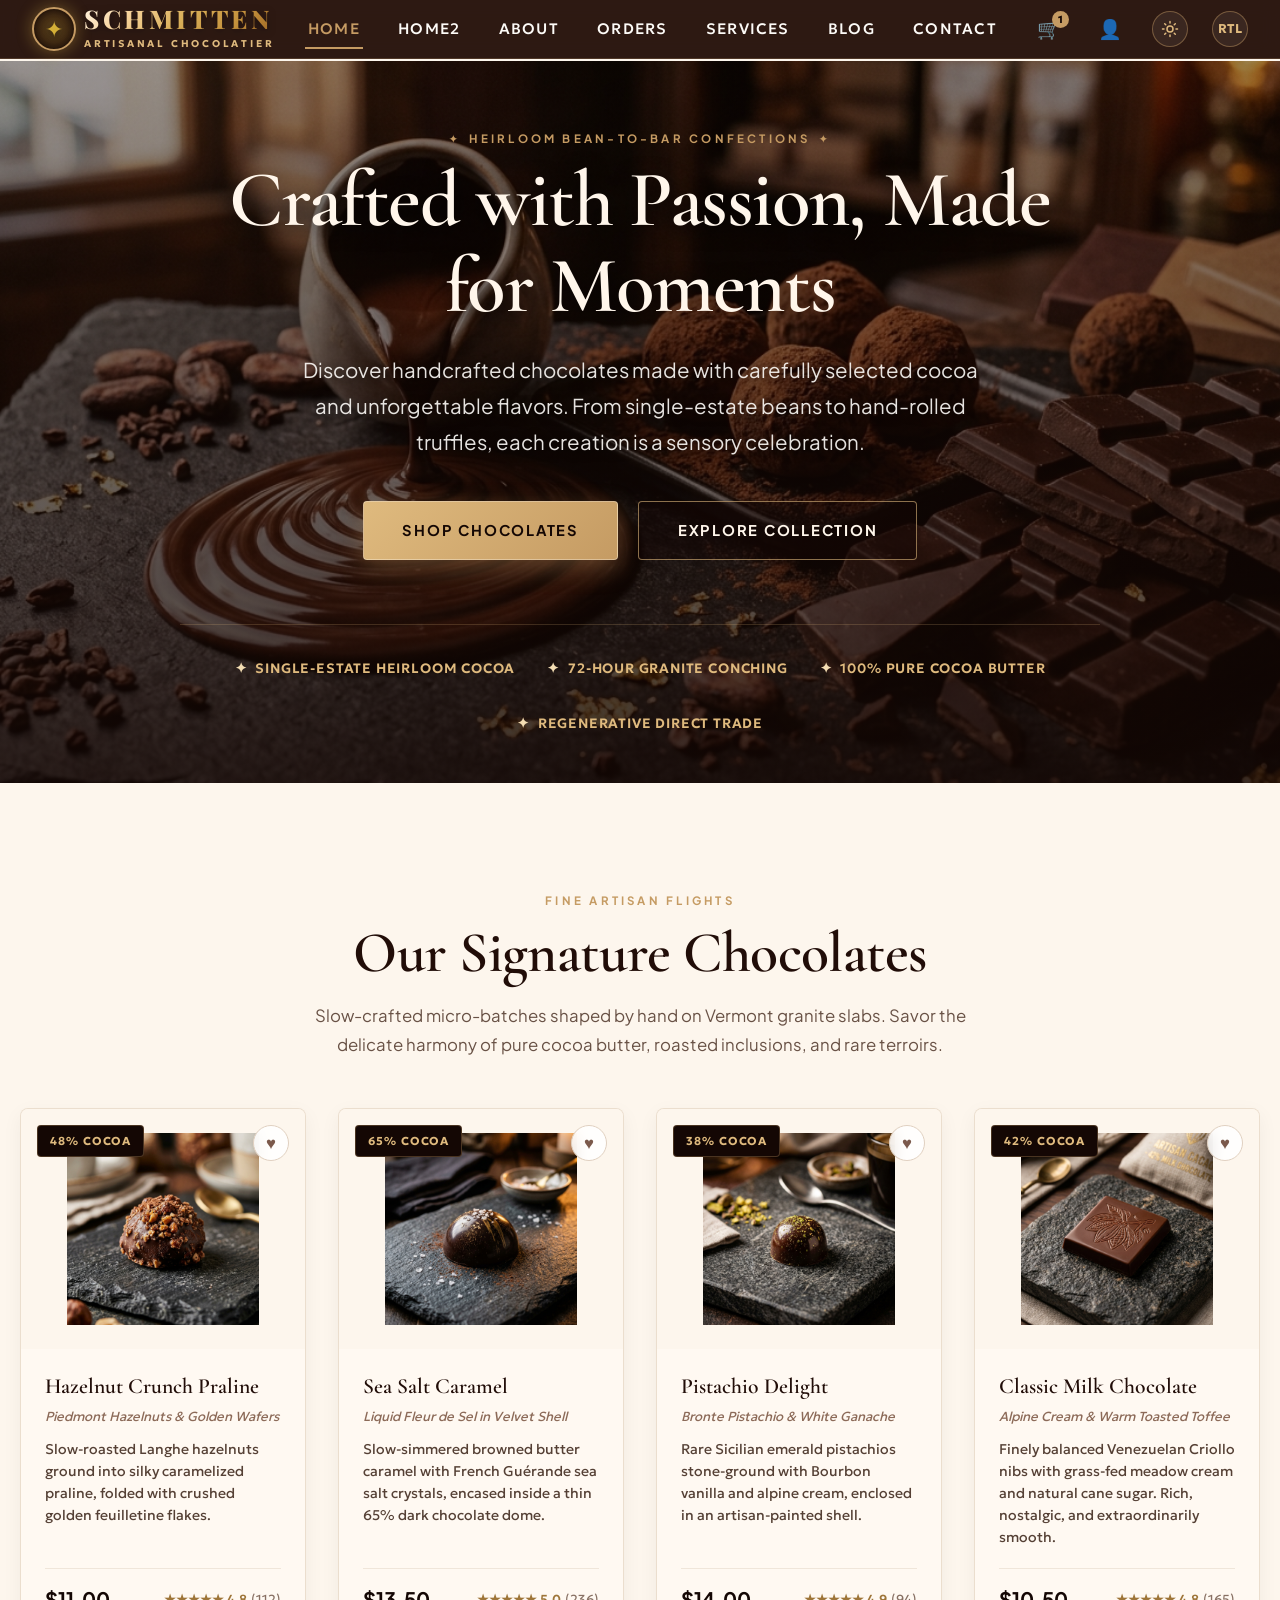
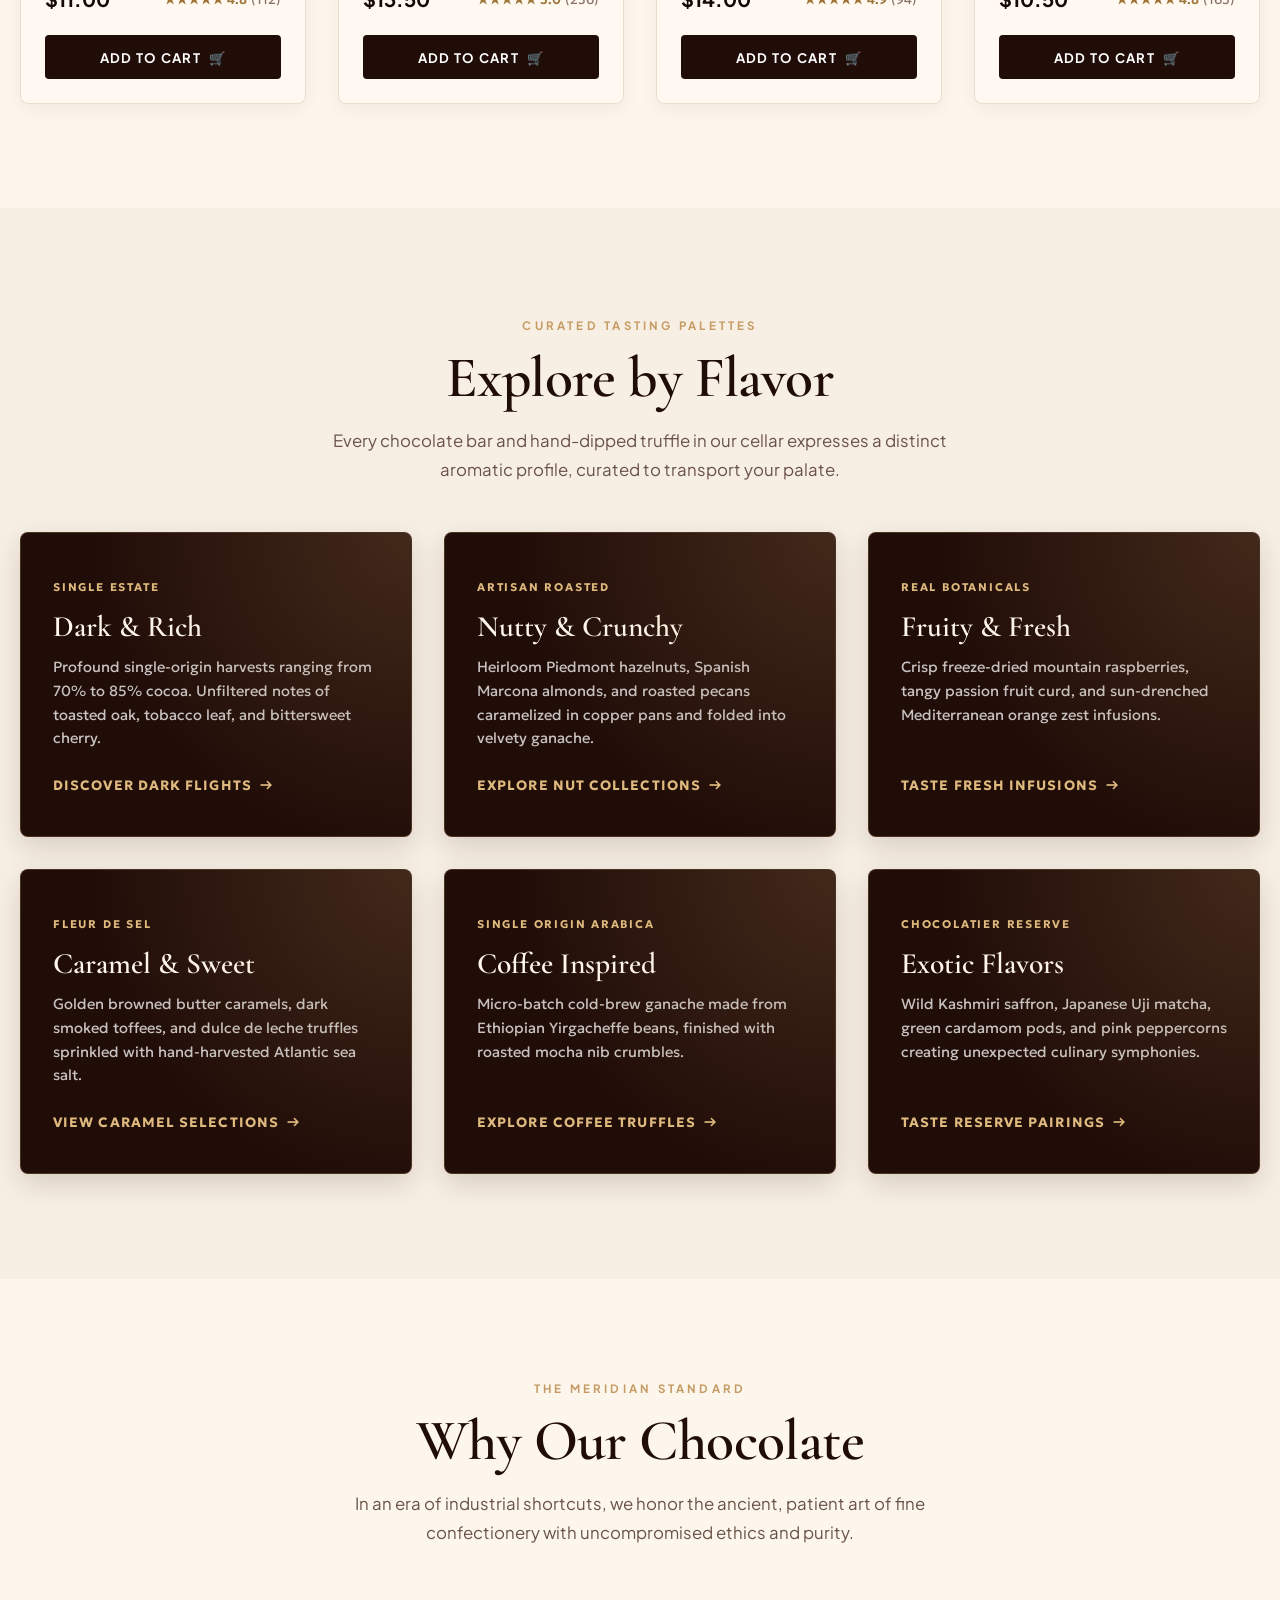
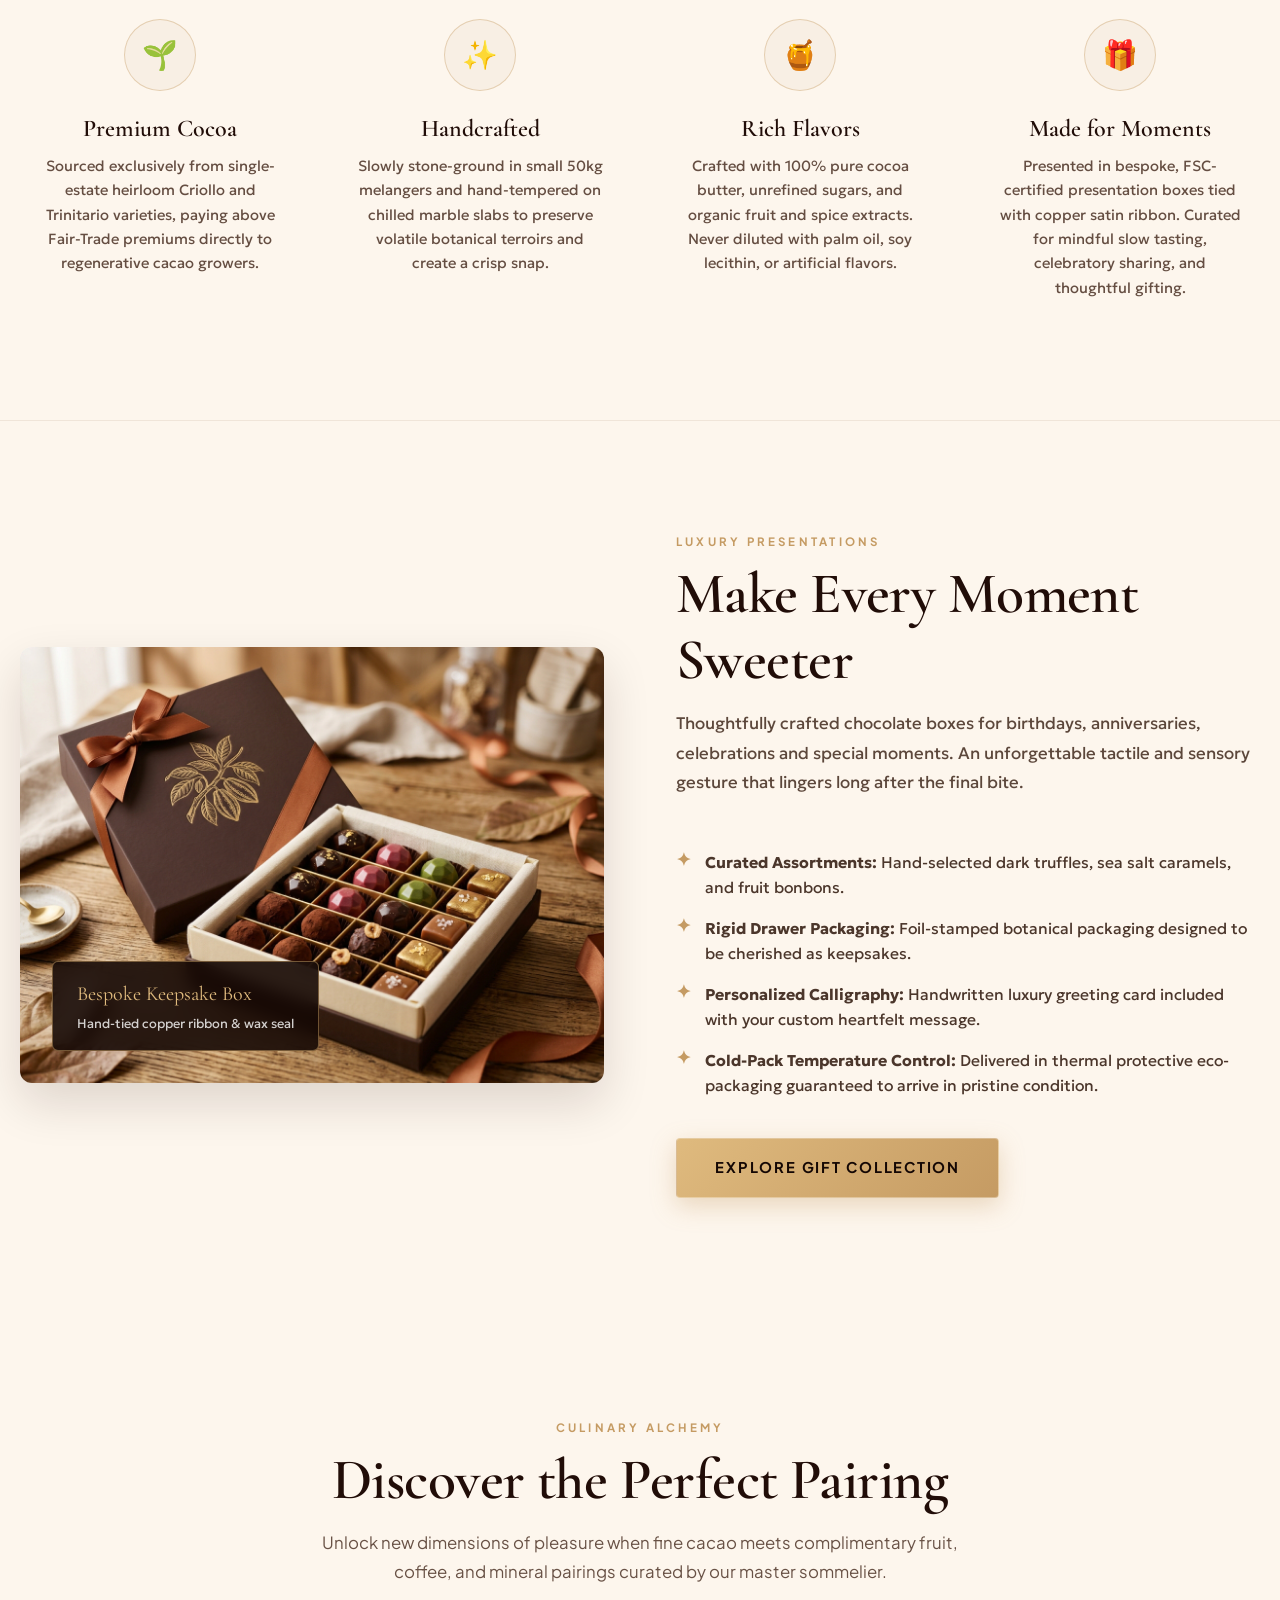
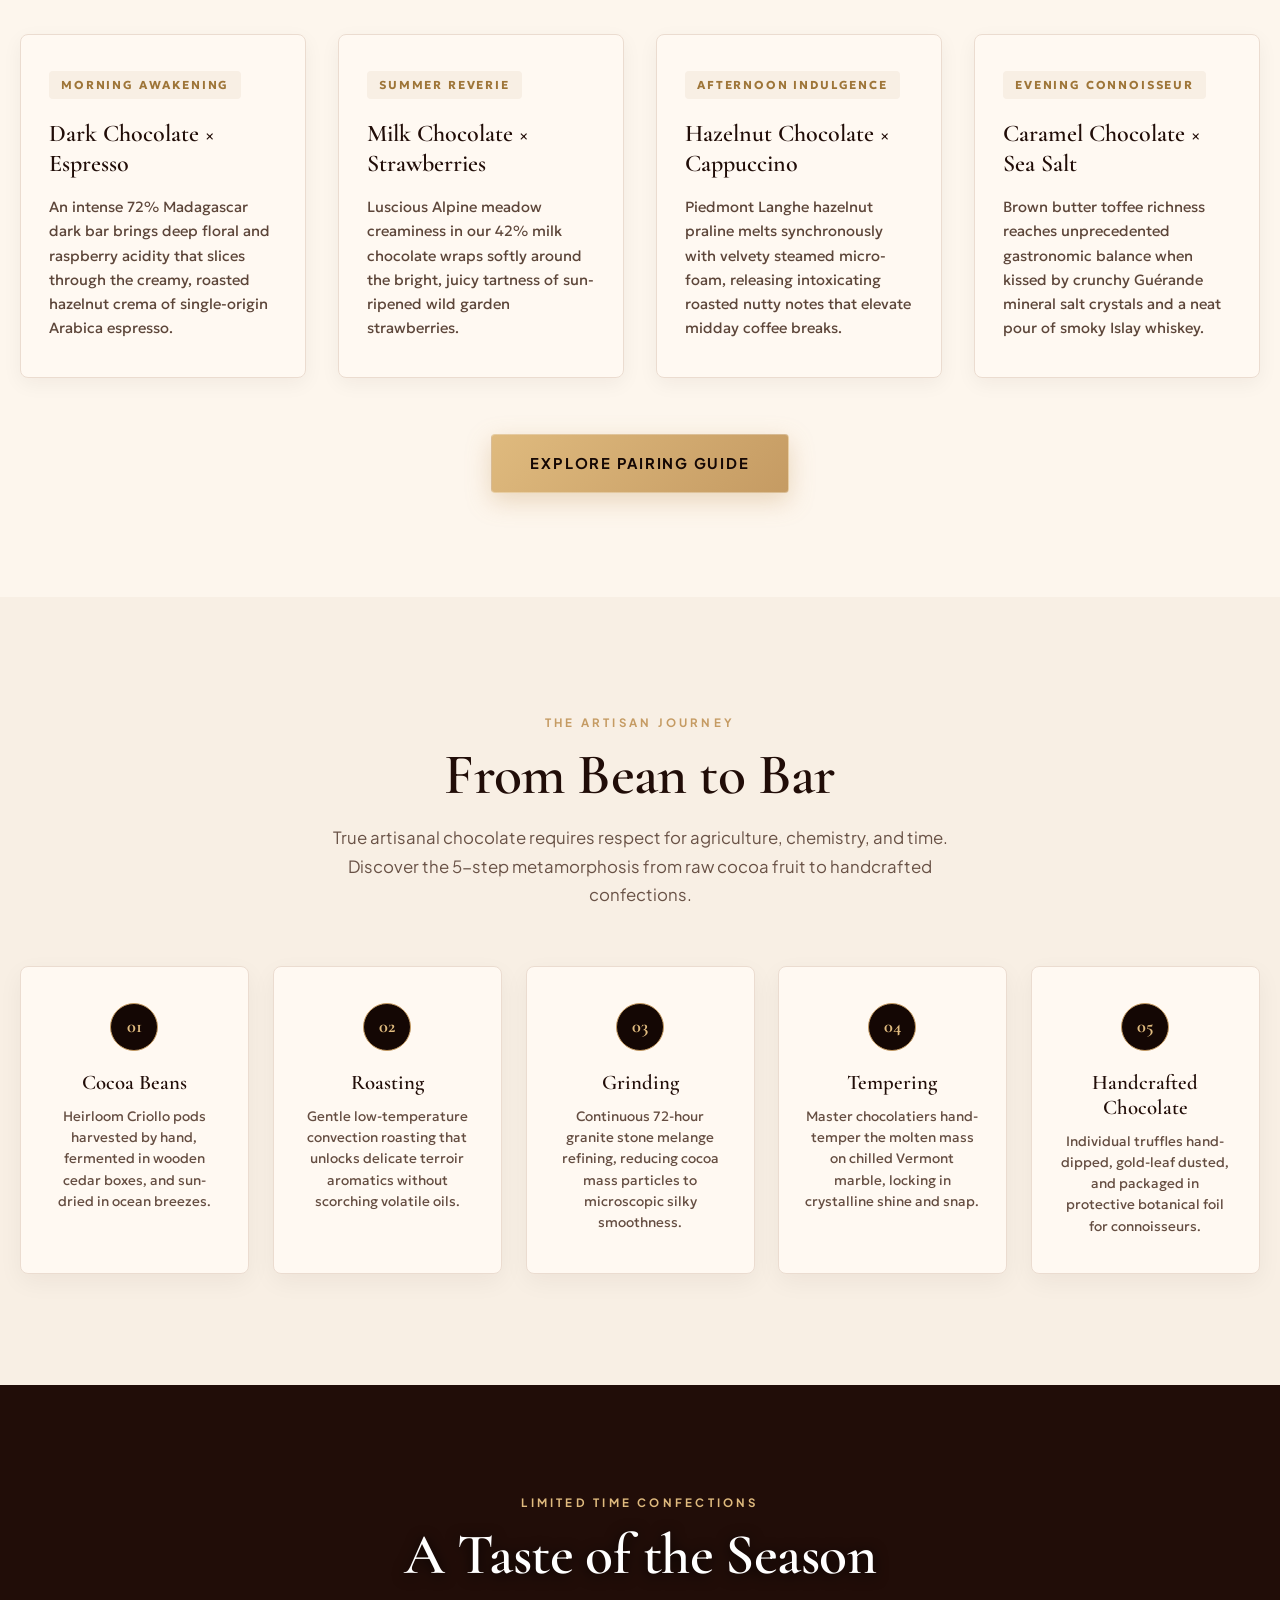
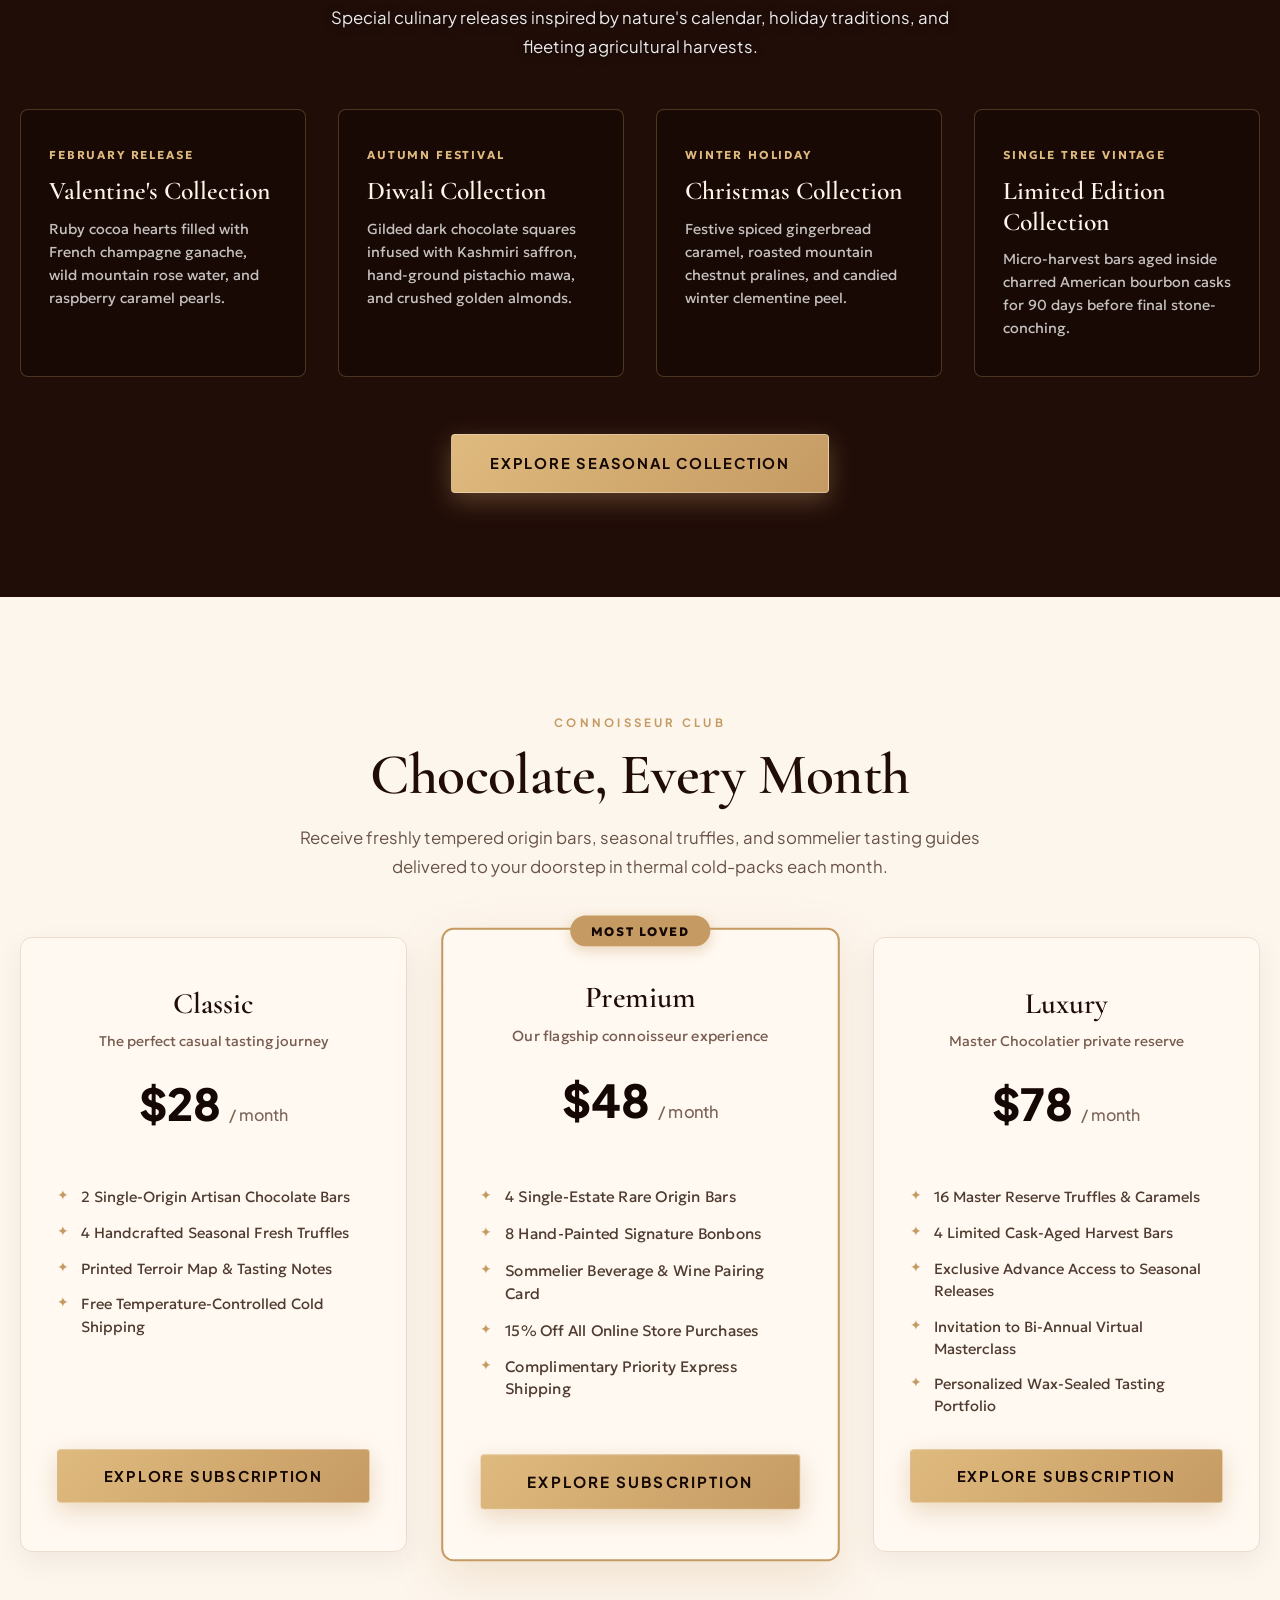
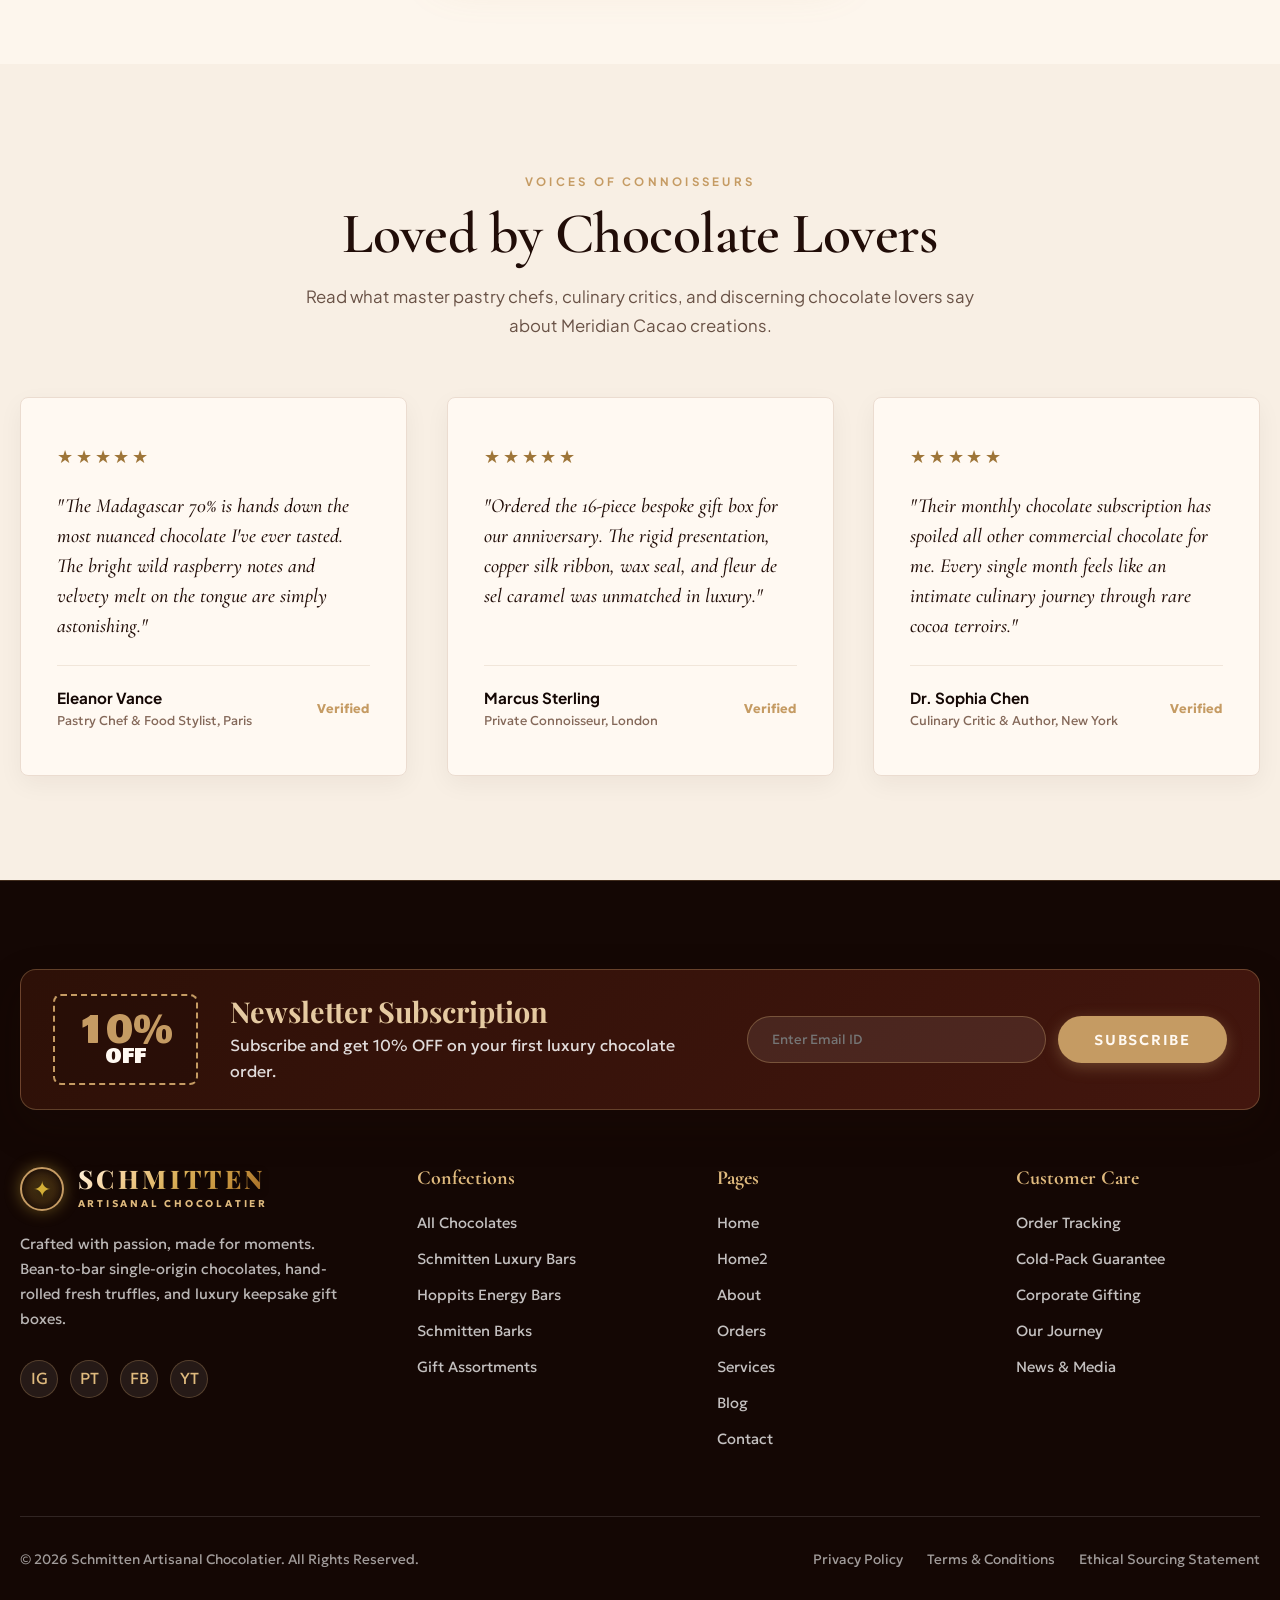
<file: index.html>
<!doctype html>
<html lang="en">
<head>
  <meta charset="utf-8">
  <meta name="viewport" content="width=device-width, initial-scale=1, viewport-fit=cover">
  <title>Meridian Cacao — Handcrafted Artisanal Chocolates & Confections</title>
  <meta name="description" content="Discover handcrafted bean-to-bar chocolates, single-origin truffles, luxury gift boxes, seasonal collections and chocolate subscriptions.">
  <link rel="icon" href="assets/img/artisan/signature_truffles.jpg" type="image/jpeg">
  <link rel="stylesheet" href="assets/css/style.css">
  <link rel="stylesheet" href="assets/css/mobile-fixes.css">
</head>
<body>

  <!-- Toast Feedback Notification -->
  <div id="added" role="status">
    <span class="check-icon">✓</span>
    <strong id="toastMessage">Added to your sweet selection.</strong>
  </div>


  <!-- Cart Modal Drawer -->
  <div class="cart-modal" id="cartDrawer" aria-hidden="true">
    <div class="cart-panel">
      <div class="cart-header">
        <h3 style="font-family:var(--meridian-serif); font-size:1.6rem; color:var(--meridian-brown);">Your Chocolate Tasting Cart</h3>
        <button class="cart-close" id="closeCartBtn" aria-label="Close Cart">&times;</button>
      </div>
      <div class="cart-items-wrap" id="cartItemsContainer">
        <!-- Populated dynamically by main.js -->
      </div>
      <div class="cart-footer">
        <div style="background:#fdf6ee; padding:0.75rem 1rem; border-radius:6px; margin-bottom:1.25rem; border:1px dashed #dcbca1; font-size:0.85rem; color:#684a3b; text-align:center;">
          Complimentary Insulated Cold-Pack Delivery On All Orders
        </div>
        <div class="cart-total-row">
          <span style="font-weight:600;">Estimated Subtotal:</span>
          <span class="cart-total-price" id="cartTotalPrice">$0.00</span>
        </div>
        <button class="btn btn-primary" style="width: 100%;" onclick="alert('Thank you for savoring with Meridian Cacao! Your order has been placed with cold-pack temperature protection.');">Proceed to Checkout</button>
      </div>
    </div>
  </div>

  <!-- 1. HEADER / NAVBAR -->
  <header class="header" id="mainHeader">
    <div class="main-header">
      <!-- Brand Logo -->
      <div class="logo">
        <a href="index.html" class="custom-brand-logo">
          <div class="brand-crest-box">
            <span class="crest-icon">✦</span>
          </div>
          <div class="brand-text-block">
            <span class="brand-title">SCHMITTEN</span>
            <span class="brand-tagline">ARTISANAL CHOCOLATIER</span>
          </div>
        </a>
      </div>

      <!-- Main Navigation Menu: Home → About → Orders → Services → Blog -->
      <nav aria-label="Main Navigation">
        <ul class="main-menu">
          <li><a href="index.html" class="active">Home</a></li>
          <li><a href="home-2.html">Home2</a></li>
          <li><a href="about.html">About</a></li>
          <li><a href="orders.html">Orders</a></li>
          <li><a href="services.html">Services</a></li>
          <li><a href="blog.html">Blog</a></li>
          <li><a href="contact.html">Contact</a></li>
        </ul>
      </nav>

      <!-- Utility Icons -->
      <div class="main-menu-right">
        <!-- In-Place Search Bar -->
        <div class="header-inline-search-wrap" id="headerSearchWrap">
          <button class="nav-utility-btn" id="searchTriggerBtn" title="Search Chocolates" aria-label="Search">
            <span style="font-size:1.15rem;">🔍</span>
          </button>
          <div class="header-inline-search-field" id="headerSearchField">
            <input type="text" id="siteSearchInput" placeholder="Search chocolates, truffles..." autocomplete="off" aria-label="Search confections">
            <button type="button" id="closeSearchBtn" class="search-inline-close" aria-label="Close search">&times;</button>
          </div>
          <div class="search-live-dropdown" id="searchLiveDropdown" style="display:none;"></div>
        </div>

        <!-- Cart Icon -->
        <button class="nav-utility-btn" id="cartTriggerBtn" title="Shopping Cart" aria-label="Cart">
          <span style="font-size:1.2rem;">🛒</span>
          <span class="nav-badge" id="cartCountBadge">0</span>
        </button>

        <!-- Account Icon -->
        <button class="nav-utility-btn" onclick="window.location.href='login.html';" title="My Account" aria-label="Account">
          <span style="font-size:1.2rem;">👤</span>
        </button>

        <!-- Theme Toggle (Dark / Light Mode) -->
        <button class="nav-circle-btn theme-toggle-btn" id="themeToggleBtn" type="button" title="Toggle Light / Dark Mode" aria-label="Toggle Theme">
          <svg class="sun-icon" width="18" height="18" viewBox="0 0 24 24" fill="none" stroke="currentColor" stroke-width="2" stroke-linecap="round" stroke-linejoin="round">
            <circle cx="12" cy="12" r="4"></circle>
            <path d="M12 2v2M12 20v2M4.93 4.93l1.41 1.41M17.66 17.66l1.41 1.41M2 12h2M20 12h2M6.34 17.66l-1.41 1.41M19.07 4.93l-1.41 1.41"></path>
          </svg>
          <svg class="moon-icon" width="18" height="18" viewBox="0 0 24 24" fill="none" stroke="currentColor" stroke-width="2" stroke-linecap="round" stroke-linejoin="round" style="display:none;">
            <path d="M21 12.79A9 9 0 1 1 11.21 3 7 7 0 0 0 21 12.79z"></path>
          </svg>
        </button>

        <!-- RTL Toggle -->
        <button class="nav-circle-btn rtl-toggle-btn" id="rtlToggleBtn" type="button" title="Toggle RTL / LTR" aria-label="Toggle RTL">
          <span class="rtl-label">RTL</span>
        </button>

        <!-- Mobile Menu Toggle -->
        <button class="mobile-toggle" id="mobileMenuToggle" aria-label="Open Navigation Menu">
          <span style="font-size:1.4rem; color:var(--meridian-gold-light);">☰</span>
        </button>
      </div>
    </div>
  </header>

  <!-- Mobile Navigation Drawer -->
  <div class="mobile-drawer-overlay" id="mobileDrawerOverlay"></div>
  <aside class="mobile-drawer" id="mobileNavDrawer" aria-label="Mobile Navigation">
    <div>
      <button class="drawer-close" id="mobileDrawerClose" aria-label="Close Navigation Menu">&times;</button>
      <div style="margin-bottom: 2rem;">
        <a href="index.html" class="custom-brand-logo">
          <div class="brand-crest-box">
            <span class="crest-icon">✦</span>
          </div>
          <div class="brand-text-block">
            <span class="brand-title">SCHMITTEN</span>
            <span class="brand-tagline">ARTISANAL CHOCOLATIER</span>
          </div>
        </a>
      </div>
      <nav class="mobile-nav-links">
        <a href="index.html" class="active">Home</a>
        <a href="home-2.html">Home2</a>
        <a href="about.html">About</a>
        <a href="orders.html">Orders</a>
        <a href="services.html">Services</a>
        <a href="blog.html">Blog</a>
        <a href="contact.html">Contact</a>
      </nav>
      <div style="display: flex; gap: 0.75rem; margin-top: 1.5rem; padding-top: 1.25rem; border-top: 1px solid rgba(255,255,255,0.15);">
        <button class="nav-circle-btn theme-toggle-btn" type="button" title="Toggle Light / Dark Mode" aria-label="Toggle Theme">
          <svg class="sun-icon" width="18" height="18" viewBox="0 0 24 24" fill="none" stroke="currentColor" stroke-width="2" stroke-linecap="round" stroke-linejoin="round">
            <circle cx="12" cy="12" r="4"></circle>
            <path d="M12 2v2M12 20v2M4.93 4.93l1.41 1.41M17.66 17.66l1.41 1.41M2 12h2M20 12h2M6.34 17.66l-1.41 1.41M19.07 4.93l-1.41 1.41"></path>
          </svg>
          <svg class="moon-icon" width="18" height="18" viewBox="0 0 24 24" fill="none" stroke="currentColor" stroke-width="2" stroke-linecap="round" stroke-linejoin="round" style="display:none;">
            <path d="M21 12.79A9 9 0 1 1 11.21 3 7 7 0 0 0 21 12.79z"></path>
          </svg>
        </button>
        <button class="nav-circle-btn rtl-toggle-btn" type="button" title="Toggle RTL / LTR" aria-label="Toggle RTL">
          <span class="rtl-label">RTL</span>
        </button>
      </div>
    </div>
    <div style="color: rgba(255,255,255,0.7); font-size: 0.85rem; padding-top:1.5rem; border-top:1px solid rgba(255,255,255,0.15);">
      <p style="margin-bottom:0.25rem;">Master Chocolatier Concierge:</p>
      <p style="color: var(--meridian-gold-light); font-weight: 600;">concierge@meridiancacao.com</p>
    </div>
  </aside>

  <main id="main">

    <!-- 2. HERO SECTION -->
    <section class="artisan-hero" id="hero">
      <div class="hero-inner-container" data-aos="fade-up">
        <div class="section-eyebrow">
          <span>✦</span> HEIRLOOM BEAN-TO-BAR CONFECTIONS <span>✦</span>
        </div>
        <h1 class="hero-main-heading">Crafted with Passion, Made for Moments</h1>
        <p class="hero-description">
          Discover handcrafted chocolates made with carefully selected cocoa and unforgettable flavors. From single-estate beans to hand-rolled truffles, each creation is a sensory celebration.
        </p>
        <div class="hero-cta-group">
          <a href="#signature" class="btn-meridian-primary">Shop Chocolates</a>
          <a href="#flavors" class="btn-meridian-outline">Explore Collection</a>
        </div>
        <div class="hero-trust-bar">
          <div class="trust-item">
            <span class="trust-icon">✦</span> Single-Estate Heirloom Cocoa
          </div>
          <div class="trust-item">
            <span class="trust-icon">✦</span> 72-Hour Granite Conching
          </div>
          <div class="trust-item">
            <span class="trust-icon">✦</span> 100% Pure Cocoa Butter
          </div>
          <div class="trust-item">
            <span class="trust-icon">✦</span> Regenerative Direct Trade
          </div>
        </div>
      </div>
    </section>

    <!-- 3. SIGNATURE CHOCOLATES -->
    <section class="signature-section" id="signature">
      <div class="container">
        <div style="text-align: center;" data-aos="fade-up">
          <div class="section-eyebrow">FINE ARTISAN FLIGHTS</div>
          <h2 class="section-hero-title">Our Signature Chocolates</h2>
          <p class="section-subtitle">
            Slow-crafted micro-batches shaped by hand on Vermont granite slabs. Savor the delicate harmony of pure cocoa butter, roasted inclusions, and rare terroirs.
          </p>
        </div>

        <div class="signature-grid">


          <!-- Product 2: Hazelnut Crunch -->
          <div class="sig-card" data-aos="fade-up" data-aos-delay="100">
            <div class="sig-img-box">
              <span class="badge-cocoa">48% Cocoa</span>
              <button class="btn-card-wishlist" data-wishlist="hazelnut-crunch" aria-label="Add to Wishlist">♥</button>
              <img src="assets/img/artisan/hazelnut_praline.jpg" alt="Hazelnut Crunch Praline" loading="lazy">
            </div>
            <div class="sig-content">
              <h3 class="sig-title">Hazelnut Crunch Praline</h3>
              <div class="sig-flavor-tag">Piedmont Hazelnuts &amp; Golden Wafers</div>
              <p class="sig-desc">Slow-roasted Langhe hazelnuts ground into silky caramelized praline, folded with crushed golden feuilletine flakes.</p>
              <div class="sig-meta-row">
                <span class="sig-price">$11.00</span>
                <span class="sig-rating">★★★★★ 4.8 <span style="color:#887063; font-weight:400;">(112)</span></span>
              </div>
              <button class="btn-sig-cart" data-add-item="hazelnut-crunch" data-name="Hazelnut Crunch Praline" data-price="11.00">
                <span>Add to Cart</span> <span>🛒</span>
              </button>
            </div>
          </div>

          <!-- Product 3: Sea Salt Caramel -->
          <div class="sig-card" data-aos="fade-up" data-aos-delay="200">
            <div class="sig-img-box">
              <span class="badge-cocoa">65% Cocoa</span>
              <button class="btn-card-wishlist" data-wishlist="sea-salt-caramel" aria-label="Add to Wishlist">♥</button>
              <img src="assets/img/artisan/sea_salt_caramel.jpg" alt="Sea Salt Caramel Dome" loading="lazy">
            </div>
            <div class="sig-content">
              <h3 class="sig-title">Sea Salt Caramel</h3>
              <div class="sig-flavor-tag">Liquid Fleur de Sel in Velvet Shell</div>
              <p class="sig-desc">Slow-simmered browned butter caramel with French Guérande sea salt crystals, encased inside a thin 65% dark chocolate dome.</p>
              <div class="sig-meta-row">
                <span class="sig-price">$13.50</span>
                <span class="sig-rating">★★★★★ 5.0 <span style="color:#887063; font-weight:400;">(236)</span></span>
              </div>
              <button class="btn-sig-cart" data-add-item="sea-salt-caramel" data-name="Sea Salt Caramel Dome" data-price="13.50">
                <span>Add to Cart</span> <span>🛒</span>
              </button>
            </div>
          </div>

          <!-- Product 4: Pistachio Delight -->
          <div class="sig-card" data-aos="fade-up" data-aos-delay="300">
            <div class="sig-img-box">
              <span class="badge-cocoa">38% Cocoa</span>
              <button class="btn-card-wishlist" data-wishlist="pistachio-delight" aria-label="Add to Wishlist">♥</button>
              <img src="assets/img/artisan/pistachio_bonbon.jpg" alt="Pistachio Delight Bonbon" loading="lazy">
            </div>
            <div class="sig-content">
              <h3 class="sig-title">Pistachio Delight</h3>
              <div class="sig-flavor-tag">Bronte Pistachio &amp; White Ganache</div>
              <p class="sig-desc">Rare Sicilian emerald pistachios stone-ground with Bourbon vanilla and alpine cream, enclosed in an artisan-painted shell.</p>
              <div class="sig-meta-row">
                <span class="sig-price">$14.00</span>
                <span class="sig-rating">★★★★★ 4.9 <span style="color:#887063; font-weight:400;">(94)</span></span>
              </div>
              <button class="btn-sig-cart" data-add-item="pistachio-delight" data-name="Pistachio Delight Bonbon" data-price="14.00">
                <span>Add to Cart</span> <span>🛒</span>
              </button>
            </div>
          </div>

          <!-- Product 5: Classic Milk Chocolate -->
          <div class="sig-card" data-aos="fade-up" data-aos-delay="400">
            <div class="sig-img-box">
              <span class="badge-cocoa">42% Cocoa</span>
              <button class="btn-card-wishlist" data-wishlist="classic-milk" aria-label="Add to Wishlist">♥</button>
              <img src="assets/img/artisan/classic_milk.jpg" alt="Classic Milk Chocolate 42%" loading="lazy">
            </div>
            <div class="sig-content">
              <h3 class="sig-title">Classic Milk Chocolate</h3>
              <div class="sig-flavor-tag">Alpine Cream &amp; Warm Toasted Toffee</div>
              <p class="sig-desc">Finely balanced Venezuelan Criollo nibs with grass-fed meadow cream and natural cane sugar. Rich, nostalgic, and extraordinarily smooth.</p>
              <div class="sig-meta-row">
                <span class="sig-price">$10.50</span>
                <span class="sig-rating">★★★★★ 4.8 <span style="color:#887063; font-weight:400;">(165)</span></span>
              </div>
              <button class="btn-sig-cart" data-add-item="classic-milk" data-name="Classic Milk Chocolate 42%" data-price="10.50">
                <span>Add to Cart</span> <span>🛒</span>
              </button>
            </div>
          </div>
        </div>
      </div>
    </section>

    <!-- 4. EXPLORE BY FLAVOR -->
    <section class="flavor-section" id="flavors">
      <div class="container">
        <div style="text-align: center;" data-aos="fade-up">
          <div class="section-eyebrow">CURATED TASTING PALETTES</div>
          <h2 class="section-hero-title">Explore by Flavor</h2>
          <p class="section-subtitle">
            Every chocolate bar and hand-dipped truffle in our cellar expresses a distinct aromatic profile, curated to transport your palate.
          </p>
        </div>

        <div class="flavor-grid">
          <!-- Card 1: Dark & Rich -->
          <div class="flavor-card" data-aos="fade-up">
            <div>
              <span class="flavor-badge">Single Estate</span>
              <h3 class="flavor-card-title">Dark &amp; Rich</h3>
              <p class="flavor-card-desc">Profound single-origin harvests ranging from 70% to 85% cocoa. Unfiltered notes of toasted oak, tobacco leaf, and bittersweet cherry.</p>
            </div>
            <a href="#signature" class="flavor-action-link">Discover Dark Flights <span>→</span></a>
          </div>

          <!-- Card 2: Nutty & Crunchy -->
          <div class="flavor-card" data-aos="fade-up" data-aos-delay="100">
            <div>
              <span class="flavor-badge">Artisan Roasted</span>
              <h3 class="flavor-card-title">Nutty &amp; Crunchy</h3>
              <p class="flavor-card-desc">Heirloom Piedmont hazelnuts, Spanish Marcona almonds, and roasted pecans caramelized in copper pans and folded into velvety ganache.</p>
            </div>
            <a href="#signature" class="flavor-action-link">Explore Nut Collections <span>→</span></a>
          </div>

          <!-- Card 3: Fruity & Fresh -->
          <div class="flavor-card" data-aos="fade-up" data-aos-delay="200">
            <div>
              <span class="flavor-badge">Real Botanicals</span>
              <h3 class="flavor-card-title">Fruity &amp; Fresh</h3>
              <p class="flavor-card-desc">Crisp freeze-dried mountain raspberries, tangy passion fruit curd, and sun-drenched Mediterranean orange zest infusions.</p>
            </div>
            <a href="#signature" class="flavor-action-link">Taste Fresh Infusions <span>→</span></a>
          </div>

          <!-- Card 4: Caramel & Sweet -->
          <div class="flavor-card" data-aos="fade-up" data-aos-delay="300">
            <div>
              <span class="flavor-badge">Fleur de Sel</span>
              <h3 class="flavor-card-title">Caramel &amp; Sweet</h3>
              <p class="flavor-card-desc">Golden browned butter caramels, dark smoked toffees, and dulce de leche truffles sprinkled with hand-harvested Atlantic sea salt.</p>
            </div>
            <a href="#signature" class="flavor-action-link">View Caramel Selections <span>→</span></a>
          </div>

          <!-- Card 5: Coffee Inspired -->
          <div class="flavor-card" data-aos="fade-up" data-aos-delay="400">
            <div>
              <span class="flavor-badge">Single Origin Arabica</span>
              <h3 class="flavor-card-title">Coffee Inspired</h3>
              <p class="flavor-card-desc">Micro-batch cold-brew ganache made from Ethiopian Yirgacheffe beans, finished with roasted mocha nib crumbles.</p>
            </div>
            <a href="#signature" class="flavor-action-link">Explore Coffee Truffles <span>→</span></a>
          </div>

          <!-- Card 6: Exotic Flavors -->
          <div class="flavor-card" data-aos="fade-up" data-aos-delay="500">
            <div>
              <span class="flavor-badge">Chocolatier Reserve</span>
              <h3 class="flavor-card-title">Exotic Flavors</h3>
              <p class="flavor-card-desc">Wild Kashmiri saffron, Japanese Uji matcha, green cardamom pods, and pink peppercorns creating unexpected culinary symphonies.</p>
            </div>
            <a href="#signature" class="flavor-action-link">Taste Reserve Pairings <span>→</span></a>
          </div>
        </div>
      </div>
    </section>

    <!-- 5. WHY OUR CHOCOLATE -->
    <section class="why-chocolate-section">
      <div class="container">
        <div style="text-align: center;" data-aos="fade-up">
          <div class="section-eyebrow">THE MERIDIAN STANDARD</div>
          <h2 class="section-hero-title">Why Our Chocolate</h2>
          <p class="section-subtitle">
            In an era of industrial shortcuts, we honor the ancient, patient art of fine confectionery with uncompromised ethics and purity.
          </p>
        </div>

        <div class="why-grid">
          <!-- Feature 1 -->
          <div class="why-block" data-aos="fade-up">
            <div class="why-icon-wrap">🌱</div>
            <h3 class="why-heading">Premium Cocoa</h3>
            <p class="why-text">
              Sourced exclusively from single-estate heirloom Criollo and Trinitario varieties, paying above Fair-Trade premiums directly to regenerative cacao growers.
            </p>
          </div>

          <!-- Feature 2 -->
          <div class="why-block" data-aos="fade-up" data-aos-delay="100">
            <div class="why-icon-wrap">✨</div>
            <h3 class="why-heading">Handcrafted</h3>
            <p class="why-text">
              Slowly stone-ground in small 50kg melangers and hand-tempered on chilled marble slabs to preserve volatile botanical terroirs and create a crisp snap.
            </p>
          </div>

          <!-- Feature 3 -->
          <div class="why-block" data-aos="fade-up" data-aos-delay="200">
            <div class="why-icon-wrap">🍯</div>
            <h3 class="why-heading">Rich Flavors</h3>
            <p class="why-text">
              Crafted with 100% pure cocoa butter, unrefined sugars, and organic fruit and spice extracts. Never diluted with palm oil, soy lecithin, or artificial flavors.
            </p>
          </div>

          <!-- Feature 4 -->
          <div class="why-block" data-aos="fade-up" data-aos-delay="300">
            <div class="why-icon-wrap">🎁</div>
            <h3 class="why-heading">Made for Moments</h3>
            <p class="why-text">
              Presented in bespoke, FSC-certified presentation boxes tied with copper satin ribbon. Curated for mindful slow tasting, celebratory sharing, and thoughtful gifting.
            </p>
          </div>
        </div>
      </div>
    </section>

    <!-- 6. GIFT COLLECTION -->
    <section class="gift-split-section" id="gift-boxes">
      <div class="container">
        <div class="gift-split-grid">
          <div class="gift-img-frame" data-aos="fade-right">
            <img src="assets/img/artisan/luxury_gift_box.jpg" alt="Luxury Chocolate Gift Box" loading="lazy">
            <div class="gift-badge-overlay">
              <div class="gift-badge-title">Bespoke Keepsake Box</div>
              <div class="gift-badge-subtitle">Hand-tied copper ribbon &amp; wax seal</div>
            </div>
          </div>

          <div class="gift-content-wrap" data-aos="fade-left">
            <div class="section-eyebrow">LUXURY PRESENTATIONS</div>
            <h2 class="section-hero-title">Make Every Moment Sweeter</h2>
            <p style="font-size:1.05rem; color:#5c473b; line-height:1.75; margin-bottom:1.5rem;">
              Thoughtfully crafted chocolate boxes for birthdays, anniversaries, celebrations and special moments. An unforgettable tactile and sensory gesture that lingers long after the final bite.
            </p>
            <ul class="gift-feature-list">
              <li class="gift-feature-item">
                <span class="gift-feature-icon">✦</span>
                <span><strong>Curated Assortments:</strong> Hand-selected dark truffles, sea salt caramels, and fruit bonbons.</span>
              </li>
              <li class="gift-feature-item">
                <span class="gift-feature-icon">✦</span>
                <span><strong>Rigid Drawer Packaging:</strong> Foil-stamped botanical packaging designed to be cherished as keepsakes.</span>
              </li>
              <li class="gift-feature-item">
                <span class="gift-feature-icon">✦</span>
                <span><strong>Personalized Calligraphy:</strong> Handwritten luxury greeting card included with your custom heartfelt message.</span>
              </li>
              <li class="gift-feature-item">
                <span class="gift-feature-icon">✦</span>
                <span><strong>Cold-Pack Temperature Control:</strong> Delivered in thermal protective eco-packaging guaranteed to arrive in pristine condition.</span>
              </li>
            </ul>
            <div>
              <a href="gift-box.html" class="btn-meridian-primary">Explore Gift Collection</a>
            </div>
          </div>
        </div>
      </div>
    </section>

    <!-- 8. FLAVOR PAIRING GUIDE -->
    <section class="pairing-section" id="pairing">
      <div class="container">
        <div style="text-align:center;" data-aos="fade-up">
          <div class="section-eyebrow">CULINARY ALCHEMY</div>
          <h2 class="section-hero-title">Discover the Perfect Pairing</h2>
          <p class="section-subtitle">
            Unlock new dimensions of pleasure when fine cacao meets complimentary fruit, coffee, and mineral pairings curated by our master sommelier.
          </p>
        </div>

        <div class="pairing-grid">
          <!-- Pairing 1 -->
          <div class="pairing-card" data-aos="fade-up">
            <div class="pairing-tag">Morning Awakening</div>
            <h3 class="pairing-formula">Dark Chocolate × Espresso</h3>
            <p class="pairing-desc">
              An intense 72% Madagascar dark bar brings deep floral and raspberry acidity that slices through the creamy, roasted hazelnut crema of single-origin Arabica espresso.
            </p>
          </div>

          <!-- Pairing 2 -->
          <div class="pairing-card" data-aos="fade-up" data-aos-delay="100">
            <div class="pairing-tag">Summer Reverie</div>
            <h3 class="pairing-formula">Milk Chocolate × Strawberries</h3>
            <p class="pairing-desc">
              Luscious Alpine meadow creaminess in our 42% milk chocolate wraps softly around the bright, juicy tartness of sun-ripened wild garden strawberries.
            </p>
          </div>

          <!-- Pairing 3 -->
          <div class="pairing-card" data-aos="fade-up" data-aos-delay="200">
            <div class="pairing-tag">Afternoon Indulgence</div>
            <h3 class="pairing-formula">Hazelnut Chocolate × Cappuccino</h3>
            <p class="pairing-desc">
              Piedmont Langhe hazelnut praline melts synchronously with velvety steamed micro-foam, releasing intoxicating roasted nutty notes that elevate midday coffee breaks.
            </p>
          </div>

          <!-- Pairing 4 -->
          <div class="pairing-card" data-aos="fade-up" data-aos-delay="300">
            <div class="pairing-tag">Evening Connoisseur</div>
            <h3 class="pairing-formula">Caramel Chocolate × Sea Salt</h3>
            <p class="pairing-desc">
              Brown butter toffee richness reaches unprecedented gastronomic balance when kissed by crunchy Guérande mineral salt crystals and a neat pour of smoky Islay whiskey.
            </p>
          </div>
        </div>

        <div style="text-align:center; margin-top:3.5rem;" data-aos="fade-up">
          <a href="pairings.html" class="btn-meridian-primary">Explore Pairing Guide</a>
        </div>
      </div>
    </section>

    <!-- 9. FROM BEAN TO BAR -->
    <section class="bean-to-bar-section" id="craft">
      <div class="container">
        <div style="text-align:center;" data-aos="fade-up">
          <div class="section-eyebrow">THE ARTISAN JOURNEY</div>
          <h2 class="section-hero-title">From Bean to Bar</h2>
          <p class="section-subtitle">
            True artisanal chocolate requires respect for agriculture, chemistry, and time. Discover the 5-step metamorphosis from raw cocoa fruit to handcrafted confections.
          </p>
        </div>

        <div class="process-steps-row">
          <!-- Step 1 -->
          <div class="step-box" data-aos="fade-up">
            <div class="step-num-circle">01</div>
            <h3 class="step-name">Cocoa Beans</h3>
            <p class="step-detail">Heirloom Criollo pods harvested by hand, fermented in wooden cedar boxes, and sun-dried in ocean breezes.</p>
          </div>

          <!-- Step 2 -->
          <div class="step-box" data-aos="fade-up" data-aos-delay="100">
            <div class="step-num-circle">02</div>
            <h3 class="step-name">Roasting</h3>
            <p class="step-detail">Gentle low-temperature convection roasting that unlocks delicate terroir aromatics without scorching volatile oils.</p>
          </div>

          <!-- Step 3 -->
          <div class="step-box" data-aos="fade-up" data-aos-delay="200">
            <div class="step-num-circle">03</div>
            <h3 class="step-name">Grinding</h3>
            <p class="step-detail">Continuous 72-hour granite stone melange refining, reducing cocoa mass particles to microscopic silky smoothness.</p>
          </div>

          <!-- Step 4 -->
          <div class="step-box" data-aos="fade-up" data-aos-delay="300">
            <div class="step-num-circle">04</div>
            <h3 class="step-name">Tempering</h3>
            <p class="step-detail">Master chocolatiers hand-temper the molten mass on chilled Vermont marble, locking in crystalline shine and snap.</p>
          </div>

          <!-- Step 5 -->
          <div class="step-box" data-aos="fade-up" data-aos-delay="400">
            <div class="step-num-circle">05</div>
            <h3 class="step-name">Handcrafted Chocolate</h3>
            <p class="step-detail">Individual truffles hand-dipped, gold-leaf dusted, and packaged in protective botanical foil for connoisseurs.</p>
          </div>
        </div>
      </div>
    </section>

    <!-- 10. SEASONAL COLLECTION -->
    <section class="seasonal-section" id="seasonal">
      <div class="container">
        <div style="text-align:center;" data-aos="fade-up">
          <div class="section-eyebrow" style="color:var(--meridian-gold-light);">LIMITED TIME CONFECTIONS</div>
          <h2 class="section-hero-title light">A Taste of the Season</h2>
          <p class="section-subtitle light">
            Special culinary releases inspired by nature's calendar, holiday traditions, and fleeting agricultural harvests.
          </p>
        </div>

        <div class="seasonal-grid">
          <!-- Collection 1 -->
          <div class="seasonal-card" data-aos="fade-up">
            <div class="seasonal-label">February Release</div>
            <h3 class="seasonal-card-title">Valentine's Collection</h3>
            <p class="seasonal-card-desc">Ruby cocoa hearts filled with French champagne ganache, wild mountain rose water, and raspberry caramel pearls.</p>
          </div>

          <!-- Collection 2 -->
          <div class="seasonal-card" data-aos="fade-up" data-aos-delay="100">
            <div class="seasonal-label">Autumn Festival</div>
            <h3 class="seasonal-card-title">Diwali Collection</h3>
            <p class="seasonal-card-desc">Gilded dark chocolate squares infused with Kashmiri saffron, hand-ground pistachio mawa, and crushed golden almonds.</p>
          </div>

          <!-- Collection 3 -->
          <div class="seasonal-card" data-aos="fade-up" data-aos-delay="200">
            <div class="seasonal-label">Winter Holiday</div>
            <h3 class="seasonal-card-title">Christmas Collection</h3>
            <p class="seasonal-card-desc">Festive spiced gingerbread caramel, roasted mountain chestnut pralines, and candied winter clementine peel.</p>
          </div>

          <!-- Collection 4 -->
          <div class="seasonal-card" data-aos="fade-up" data-aos-delay="300">
            <div class="seasonal-label">Single Tree Vintage</div>
            <h3 class="seasonal-card-title">Limited Edition Collection</h3>
            <p class="seasonal-card-desc">Micro-harvest bars aged inside charred American bourbon casks for 90 days before final stone-conching.</p>
          </div>
        </div>

        <div style="text-align:center; margin-top:3.5rem;" data-aos="fade-up">
          <a href="seasonal.html" class="btn-meridian-primary">Explore Seasonal Collection</a>
        </div>
      </div>
    </section>

    <!-- 11. CHOCOLATE SUBSCRIPTION -->
    <section class="subscription-section" id="subscription">
      <div class="container">
        <div style="text-align:center;" data-aos="fade-up">
          <div class="section-eyebrow">CONNOISSEUR CLUB</div>
          <h2 class="section-hero-title">Chocolate, Every Month</h2>
          <p class="section-subtitle">
            Receive freshly tempered origin bars, seasonal truffles, and sommelier tasting guides delivered to your doorstep in thermal cold-packs each month.
          </p>
        </div>

        <div class="sub-cards-grid">
          <!-- Tier 1: Classic -->
          <div class="sub-plan-card" data-aos="fade-up">
            <h3 class="sub-plan-title">Classic</h3>
            <p style="text-align:center; color:#785c4f; font-size:0.88rem;">The perfect casual tasting journey</p>
            <div class="sub-plan-price">$28 <span>/ month</span></div>
            <ul class="sub-feature-list">
              <li class="sub-feature-item">2 Single-Origin Artisan Chocolate Bars</li>
              <li class="sub-feature-item">4 Handcrafted Seasonal Fresh Truffles</li>
              <li class="sub-feature-item">Printed Terroir Map &amp; Tasting Notes</li>
              <li class="sub-feature-item">Free Temperature-Controlled Cold Shipping</li>
            </ul>
            <button class="btn-meridian-primary" onclick="alert('Thank you! You selected the Classic Discovery Subscription ($28/mo).');">Explore Subscription</button>
          </div>

          <!-- Tier 2: Premium (Featured) -->
          <div class="sub-plan-card featured" data-aos="fade-up" data-aos-delay="100">
            <span class="sub-badge-pill">Most Loved</span>
            <h3 class="sub-plan-title">Premium</h3>
            <p style="text-align:center; color:#785c4f; font-size:0.88rem;">Our flagship connoisseur experience</p>
            <div class="sub-plan-price">$48 <span>/ month</span></div>
            <ul class="sub-feature-list">
              <li class="sub-feature-item">4 Single-Estate Rare Origin Bars</li>
              <li class="sub-feature-item">8 Hand-Painted Signature Bonbons</li>
              <li class="sub-feature-item">Sommelier Beverage &amp; Wine Pairing Card</li>
              <li class="sub-feature-item">15% Off All Online Store Purchases</li>
              <li class="sub-feature-item">Complimentary Priority Express Shipping</li>
            </ul>
            <button class="btn-meridian-primary" onclick="alert('Thank you! You selected the Premium Connoisseur Club ($48/mo).');">Explore Subscription</button>
          </div>

          <!-- Tier 3: Luxury -->
          <div class="sub-plan-card" data-aos="fade-up" data-aos-delay="200">
            <h3 class="sub-plan-title">Luxury</h3>
            <p style="text-align:center; color:#785c4f; font-size:0.88rem;">Master Chocolatier private reserve</p>
            <div class="sub-plan-price">$78 <span>/ month</span></div>
            <ul class="sub-feature-list">
              <li class="sub-feature-item">16 Master Reserve Truffles &amp; Caramels</li>
              <li class="sub-feature-item">4 Limited Cask-Aged Harvest Bars</li>
              <li class="sub-feature-item">Exclusive Advance Access to Seasonal Releases</li>
              <li class="sub-feature-item">Invitation to Bi-Annual Virtual Masterclass</li>
              <li class="sub-feature-item">Personalized Wax-Sealed Tasting Portfolio</li>
            </ul>
            <button class="btn-meridian-primary" onclick="alert('Thank you! You selected the Luxury Master Reserve Subscription ($78/mo).');">Explore Subscription</button>
          </div>
        </div>
      </div>
    </section>

    <!-- 12. CUSTOMER REVIEWS -->
    <section class="reviews-section">
      <div class="container">
        <div style="text-align:center;" data-aos="fade-up">
          <div class="section-eyebrow">VOICES OF CONNOISSEURS</div>
          <h2 class="section-hero-title">Loved by Chocolate Lovers</h2>
          <p class="section-subtitle">
            Read what master pastry chefs, culinary critics, and discerning chocolate lovers say about Meridian Cacao creations.
          </p>
        </div>

        <div class="reviews-grid">
          <!-- Review 1 -->
          <div class="review-card" data-aos="fade-up">
            <div class="review-stars">★★★★★</div>
            <p class="review-quote">
              "The Madagascar 70% is hands down the most nuanced chocolate I've ever tasted. The bright wild raspberry notes and velvety melt on the tongue are simply astonishing."
            </p>
            <div class="review-author-wrap">
              <div>
                <div class="review-author-name">Eleanor Vance</div>
                <div class="review-author-role">Pastry Chef &amp; Food Stylist, Paris</div>
              </div>
              <span style="color:var(--meridian-gold); font-size:0.8rem; font-weight:700;">Verified</span>
            </div>
          </div>

          <!-- Review 2 -->
          <div class="review-card" data-aos="fade-up" data-aos-delay="100">
            <div class="review-stars">★★★★★</div>
            <p class="review-quote">
              "Ordered the 16-piece bespoke gift box for our anniversary. The rigid presentation, copper silk ribbon, wax seal, and fleur de sel caramel was unmatched in luxury."
            </p>
            <div class="review-author-wrap">
              <div>
                <div class="review-author-name">Marcus Sterling</div>
                <div class="review-author-role">Private Connoisseur, London</div>
              </div>
              <span style="color:var(--meridian-gold); font-size:0.8rem; font-weight:700;">Verified</span>
            </div>
          </div>

          <!-- Review 3 -->
          <div class="review-card" data-aos="fade-up" data-aos-delay="200">
            <div class="review-stars">★★★★★</div>
            <p class="review-quote">
              "Their monthly chocolate subscription has spoiled all other commercial chocolate for me. Every single month feels like an intimate culinary journey through rare cocoa terroirs."
            </p>
            <div class="review-author-wrap">
              <div>
                <div class="review-author-name">Dr. Sophia Chen</div>
                <div class="review-author-role">Culinary Critic &amp; Author, New York</div>
              </div>
              <span style="color:var(--meridian-gold); font-size:0.8rem; font-weight:700;">Verified</span>
            </div>
          </div>
        </div>
      </div>
    </section>

  </main>

  <!-- 15. FOOTER -->
  <footer class="global-luxury-footer" style="background:var(--meridian-dark); color:#ffffff; padding:5.5rem 0 2.5rem; border-top:1px solid rgba(197,155,99,0.25);">
    <div class="container">
      <!-- 10% OFF Newsletter Banner -->
      <div class="offer-card" data-aos="fade-up" style="margin-bottom:3.5rem;">
        <div class="offer-badge">
          10%<span>OFF</span>
        </div>
        <div>
          <h3 class="section-main-title text-yellow" style="font-size: 1.8rem; margin-bottom: 0.3rem;">Newsletter Subscription</h3>
          <p style="color: rgba(255,255,255,0.85); font-size: 1rem; margin: 0;">Subscribe and get 10% OFF on your first luxury chocolate order.</p>
        </div>
        <form class="newsletter-form" id="FooterSubscribeForm">
          <input type="email" class="newsletter-input" placeholder="Enter Email ID" required>
          <button type="submit" class="btn btn-primary">SUBSCRIBE</button>
        </form>
      </div>

      <div style="display:grid; grid-template-columns:1.4fr 1fr 1fr 1fr; gap:3.5rem; margin-bottom:4rem;">
        <!-- Col 1: Brand Info -->
        <div>
          <div style="margin-bottom:1.25rem;">
            <a href="index.html" class="custom-brand-logo">
              <div class="brand-crest-box">
                <span class="crest-icon">✦</span>
              </div>
              <div class="brand-text-block">
                <span class="brand-title">SCHMITTEN</span>
                <span class="brand-tagline">ARTISANAL CHOCOLATIER</span>
              </div>
            </a>
          </div>
          <p style="color:rgba(255,255,255,0.7); font-size:0.92rem; line-height:1.7; margin-bottom:1.75rem; max-width:320px;">
            Crafted with passion, made for moments. Bean-to-bar single-origin chocolates, hand-rolled fresh truffles, and luxury keepsake gift boxes.
          </p>
          <!-- Social Icons -->
          <div style="display:flex; gap:0.75rem;">
            <a href="#" style="width:38px; height:38px; border-radius:50%; background:rgba(255,255,255,0.08); border:1px solid rgba(197,155,99,0.3); display:flex; align-items:center; justify-content:center; color:var(--meridian-gold-light); text-decoration:none;">IG</a>
            <a href="#" style="width:38px; height:38px; border-radius:50%; background:rgba(255,255,255,0.08); border:1px solid rgba(197,155,99,0.3); display:flex; align-items:center; justify-content:center; color:var(--meridian-gold-light); text-decoration:none;">PT</a>
            <a href="#" style="width:38px; height:38px; border-radius:50%; background:rgba(255,255,255,0.08); border:1px solid rgba(197,155,99,0.3); display:flex; align-items:center; justify-content:center; color:var(--meridian-gold-light); text-decoration:none;">FB</a>
            <a href="#" style="width:38px; height:38px; border-radius:50%; background:rgba(255,255,255,0.08); border:1px solid rgba(197,155,99,0.3); display:flex; align-items:center; justify-content:center; color:var(--meridian-gold-light); text-decoration:none;">YT</a>
          </div>
        </div>

        <!-- Col 2: Confections -->
        <div>
          <h4 style="font-family:var(--meridian-serif); font-size:1.25rem; color:var(--meridian-gold-light); margin-bottom:1.25rem;">Confections</h4>
          <ul style="list-style:none; display:flex; flex-direction:column; gap:0.65rem;">
            <li><a href="orders.html" style="color:rgba(255,255,255,0.75); text-decoration:none; font-size:0.92rem;">All Chocolates</a></li>
            <li><a href="orders.html" style="color:rgba(255,255,255,0.75); text-decoration:none; font-size:0.92rem;">Schmitten Luxury Bars</a></li>
            <li><a href="orders.html" style="color:rgba(255,255,255,0.75); text-decoration:none; font-size:0.92rem;">Hoppits Energy Bars</a></li>
            <li><a href="orders.html" style="color:rgba(255,255,255,0.75); text-decoration:none; font-size:0.92rem;">Schmitten Barks</a></li>
            <li><a href="orders.html" style="color:rgba(255,255,255,0.75); text-decoration:none; font-size:0.92rem;">Gift Assortments</a></li>
          </ul>
        </div>

        <!-- Col 3: Pages in exact order -->
        <div>
          <h4 style="font-family:var(--meridian-serif); font-size:1.25rem; color:var(--meridian-gold-light); margin-bottom:1.25rem;">Pages</h4>
          <ul style="list-style:none; display:flex; flex-direction:column; gap:0.65rem;">
            <li><a href="index.html" style="color:rgba(255,255,255,0.75); text-decoration:none; font-size:0.92rem;">Home</a></li>
            <li><a href="home-2.html" style="color:rgba(255,255,255,0.75); text-decoration:none; font-size:0.92rem;">Home2</a></li>
            <li><a href="about.html" style="color:rgba(255,255,255,0.75); text-decoration:none; font-size:0.92rem;">About</a></li>
            <li><a href="orders.html" style="color:rgba(255,255,255,0.75); text-decoration:none; font-size:0.92rem;">Orders</a></li>
            <li><a href="services.html" style="color:rgba(255,255,255,0.75); text-decoration:none; font-size:0.92rem;">Services</a></li>
            <li><a href="blog.html" style="color:rgba(255,255,255,0.75); text-decoration:none; font-size:0.92rem;">Blog</a></li>
            <li><a href="contact.html" style="color:rgba(255,255,255,0.75); text-decoration:none; font-size:0.92rem;">Contact</a></li>
          </ul>
        </div>

        <!-- Col 4: Customer Care & Atelier -->
        <div>
          <h4 style="font-family:var(--meridian-serif); font-size:1.25rem; color:var(--meridian-gold-light); margin-bottom:1.25rem;">Customer Care</h4>
          <ul style="list-style:none; display:flex; flex-direction:column; gap:0.65rem;">
            <li><a href="orders.html" style="color:rgba(255,255,255,0.75); text-decoration:none; font-size:0.92rem;">Order Tracking</a></li>
            <li><a href="about.html#values" style="color:rgba(255,255,255,0.75); text-decoration:none; font-size:0.92rem;">Cold-Pack Guarantee</a></li>
            <li><a href="services.html" style="color:rgba(255,255,255,0.75); text-decoration:none; font-size:0.92rem;">Corporate Gifting</a></li>
            <li><a href="about.html#journey" style="color:rgba(255,255,255,0.75); text-decoration:none; font-size:0.92rem;">Our Journey</a></li>
            <li><a href="blog.html" style="color:rgba(255,255,255,0.75); text-decoration:none; font-size:0.92rem;">News &amp; Media</a></li>
          </ul>
        </div>
      </div>

      <!-- Copyright Bar -->
      <div style="display:flex; justify-content:space-between; align-items:center; padding-top:2rem; border-top:1px solid rgba(255,255,255,0.12); flex-wrap:wrap; gap:1rem; font-size:0.85rem; color:rgba(255,255,255,0.6);">
        <div>&copy; 2026 Schmitten Artisanal Chocolatier. All Rights Reserved.</div>
        <div style="display:flex; gap:1.5rem;">
          <a href="about.html" style="color:rgba(255,255,255,0.6); text-decoration:none;">Privacy Policy</a>
          <a href="about.html" style="color:rgba(255,255,255,0.6); text-decoration:none;">Terms &amp; Conditions</a>
          <a href="about.html#values" style="color:rgba(255,255,255,0.6); text-decoration:none;">Ethical Sourcing Statement</a>
        </div>
      </div>
    </div>
  </footer>

  <!-- Scripts -->
  <script src="assets/js/data.js"></script>
  <script src="assets/js/main.js"></script>
</body>
</html>
</file>
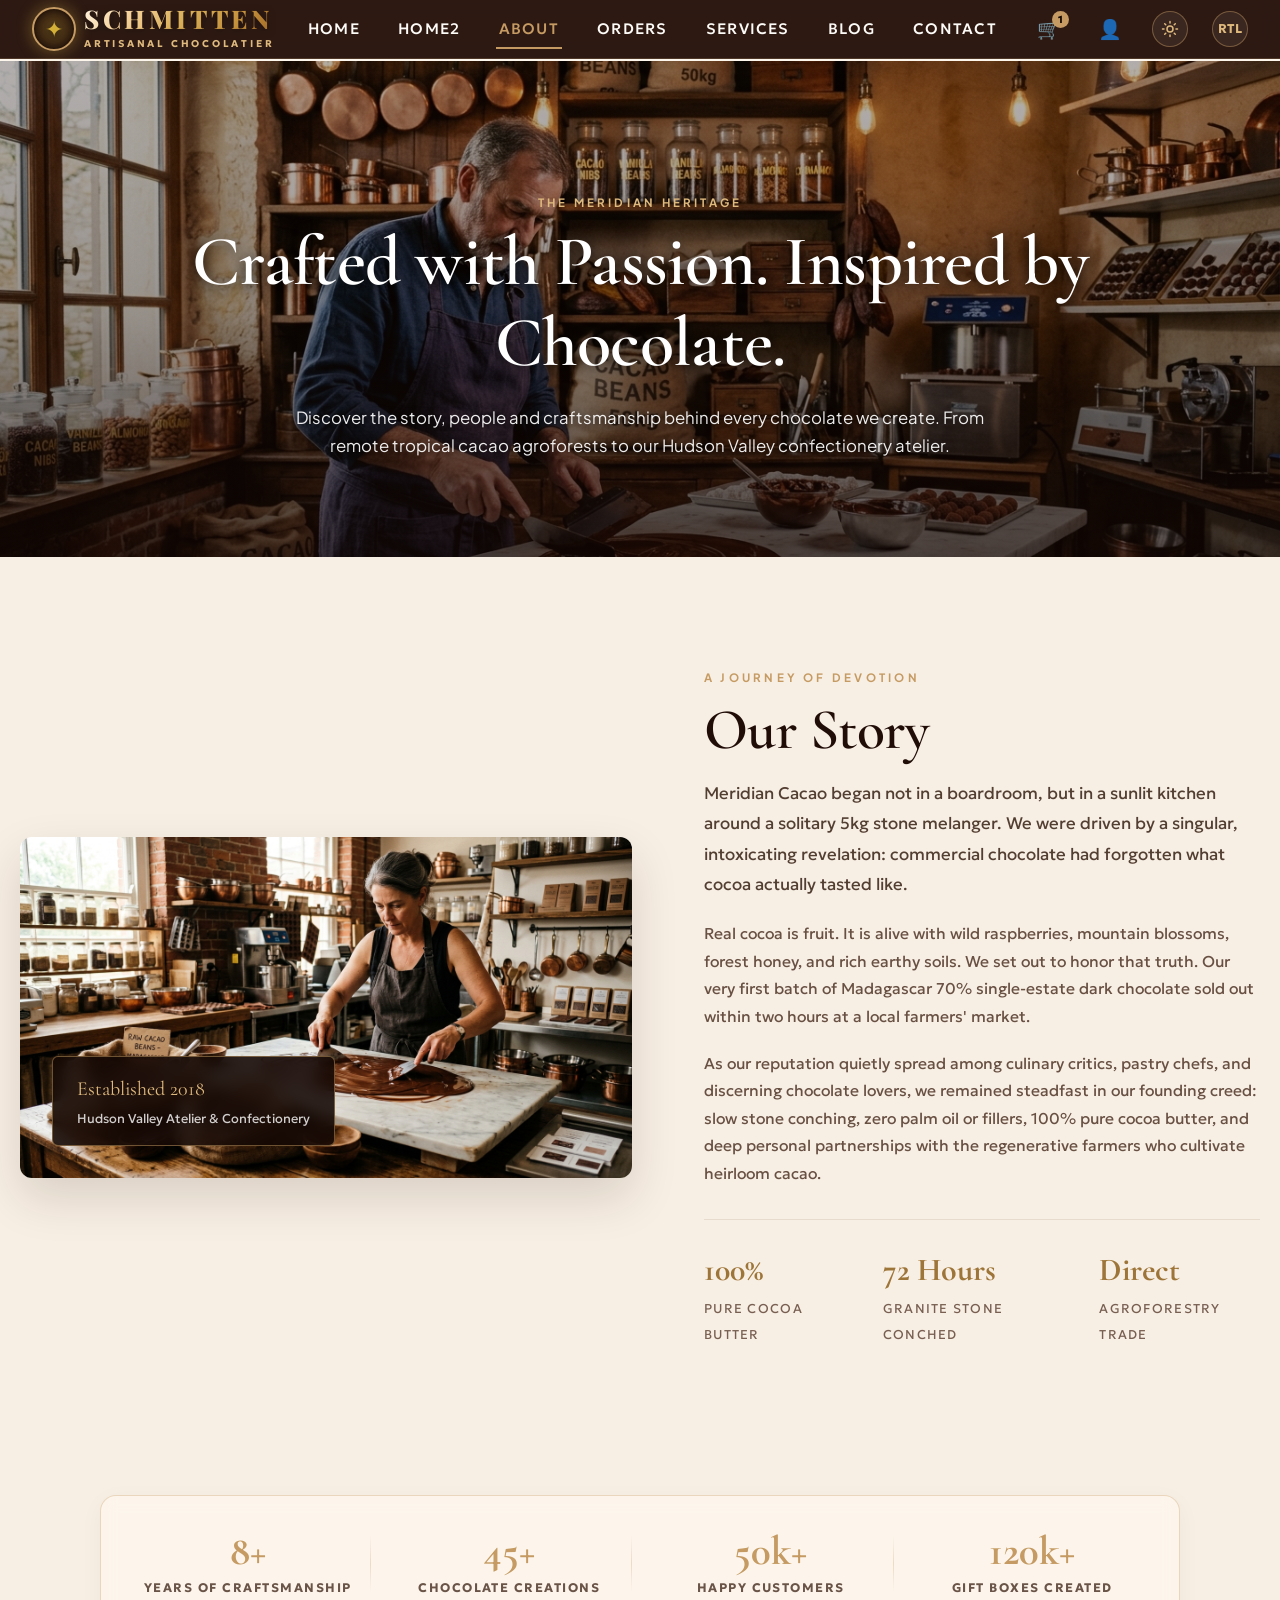
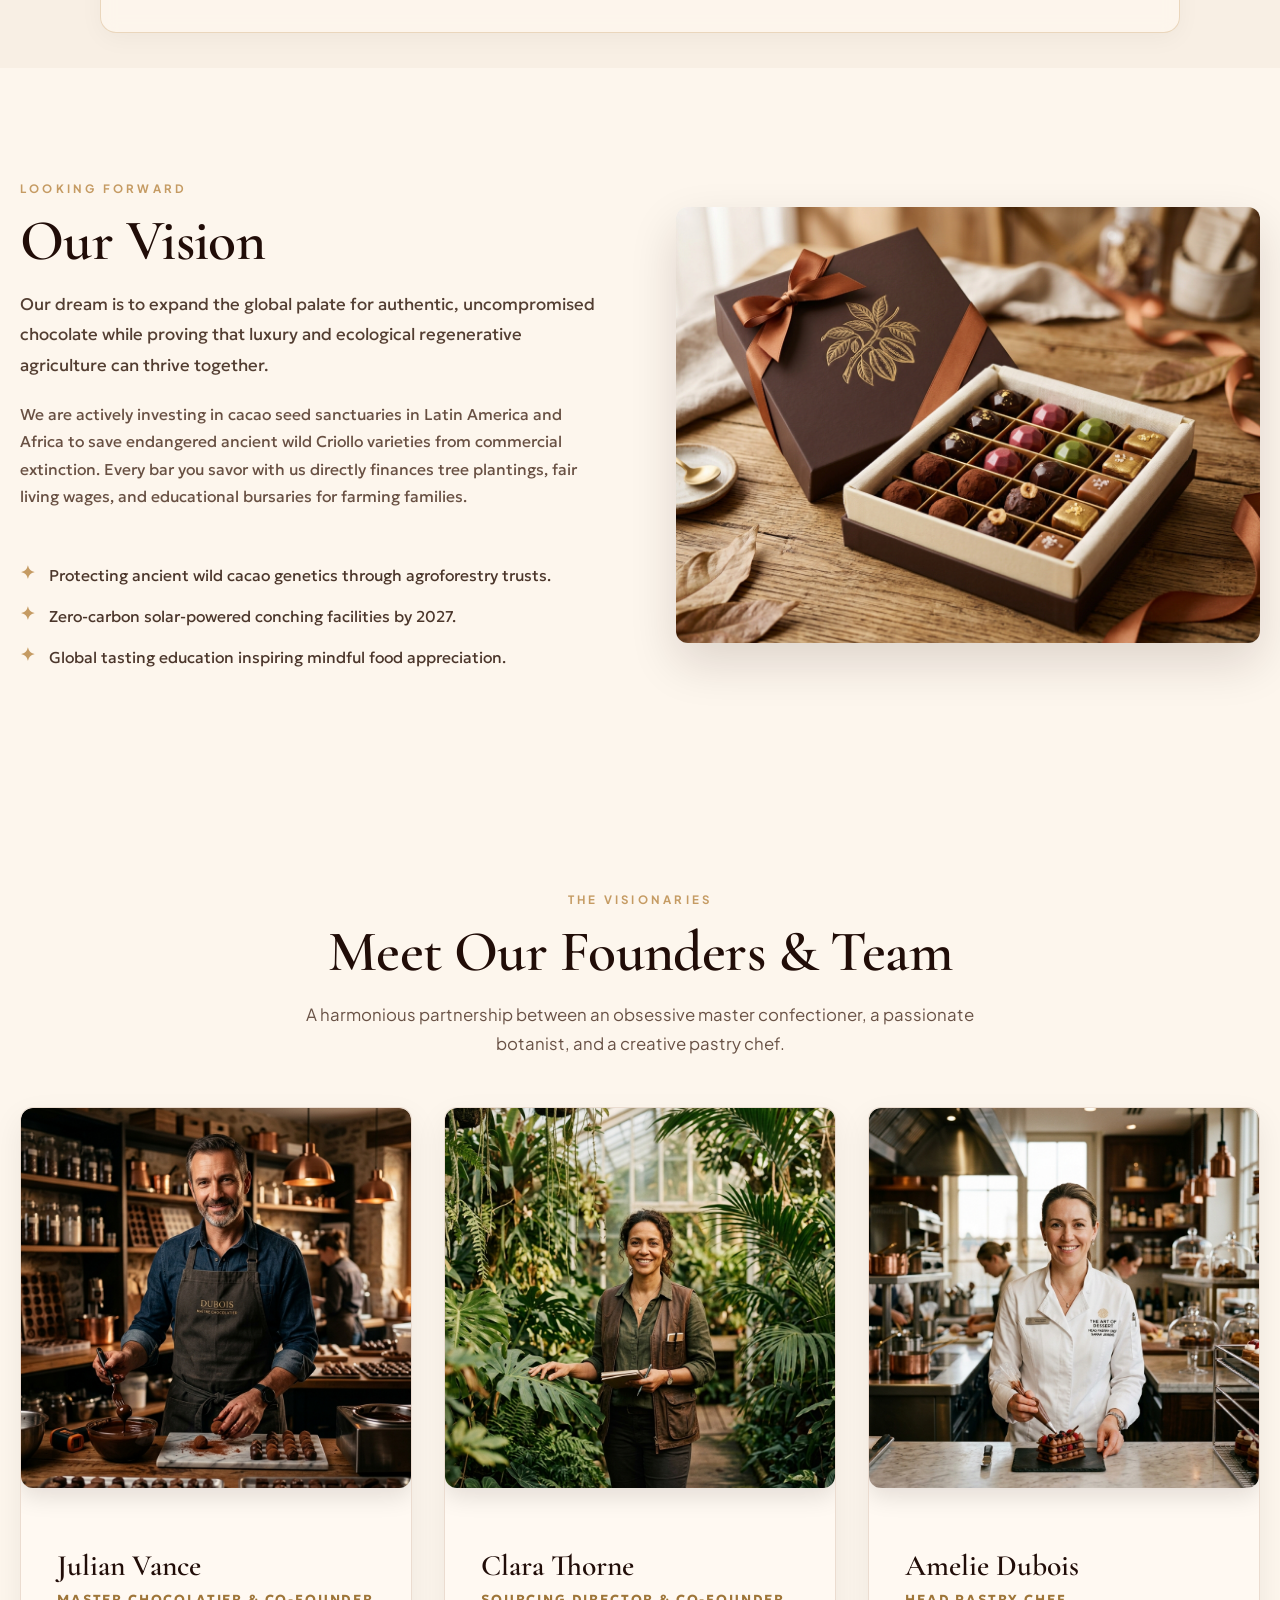
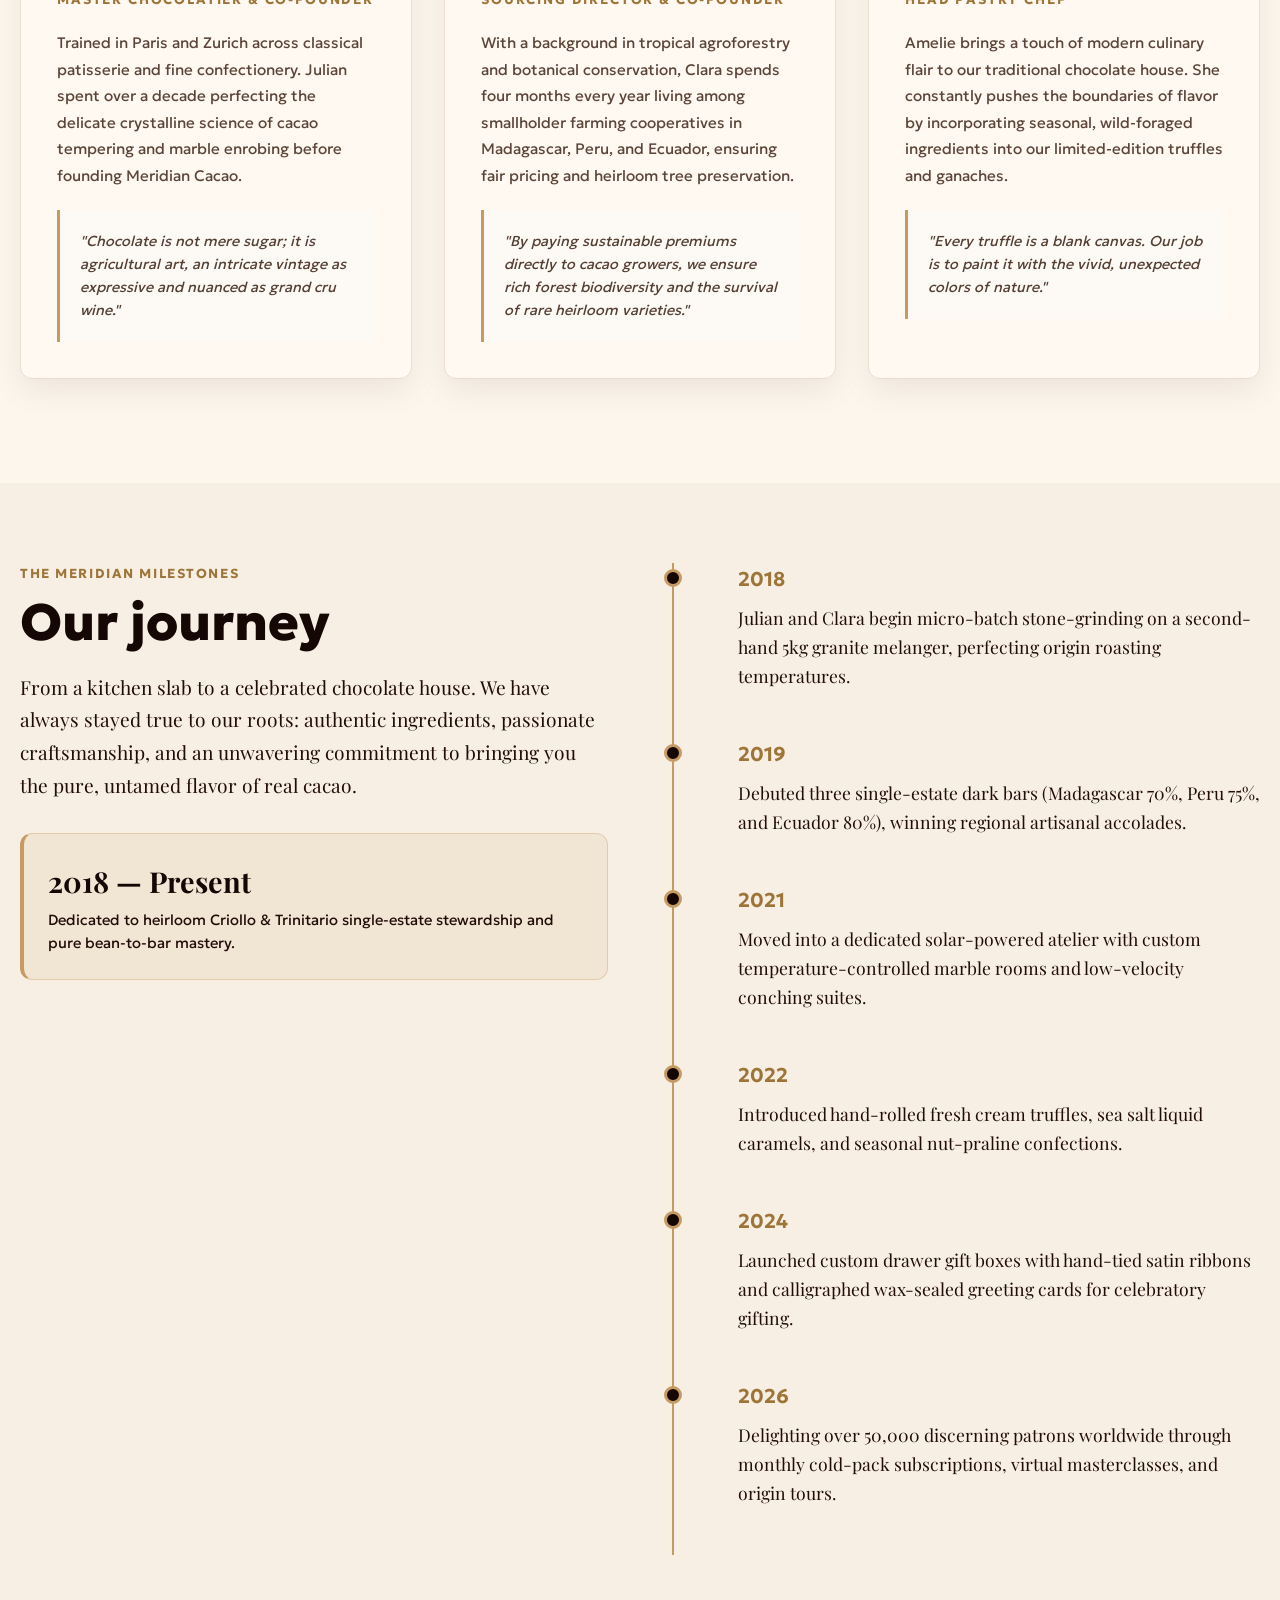
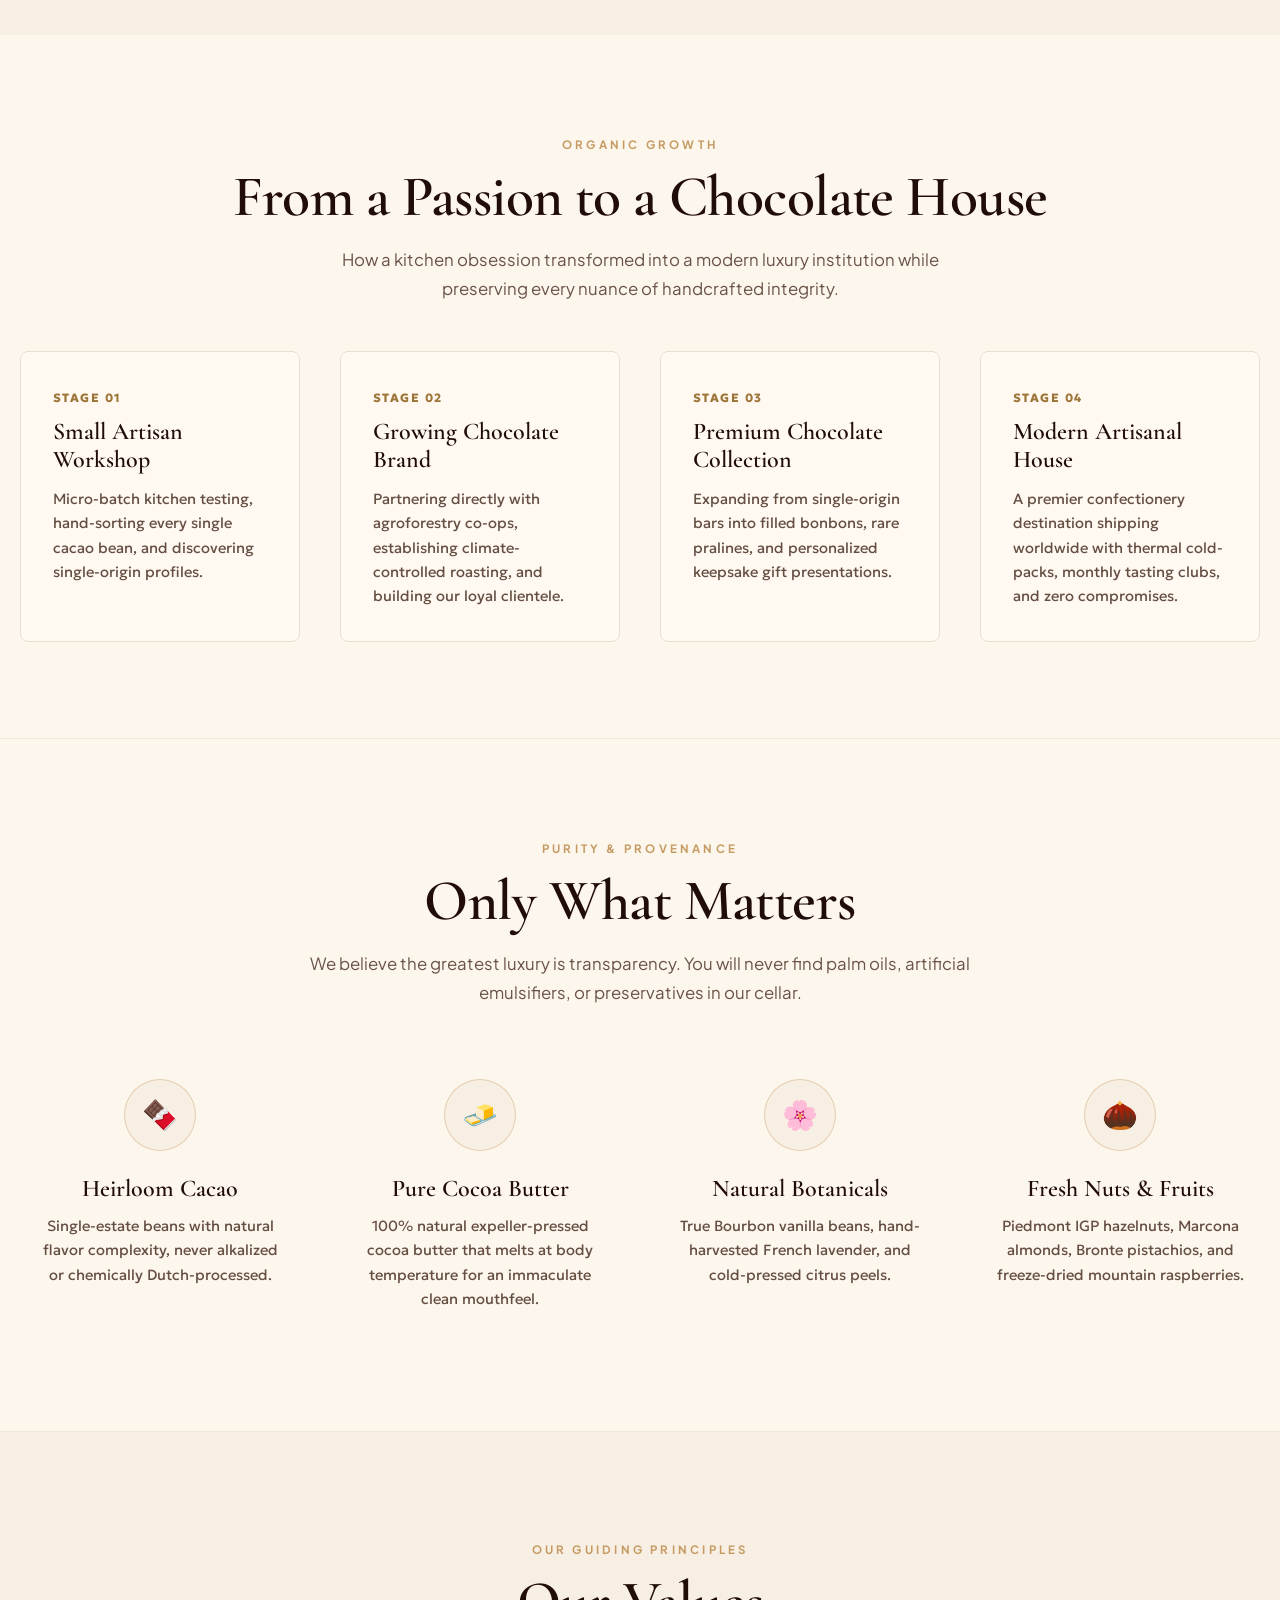
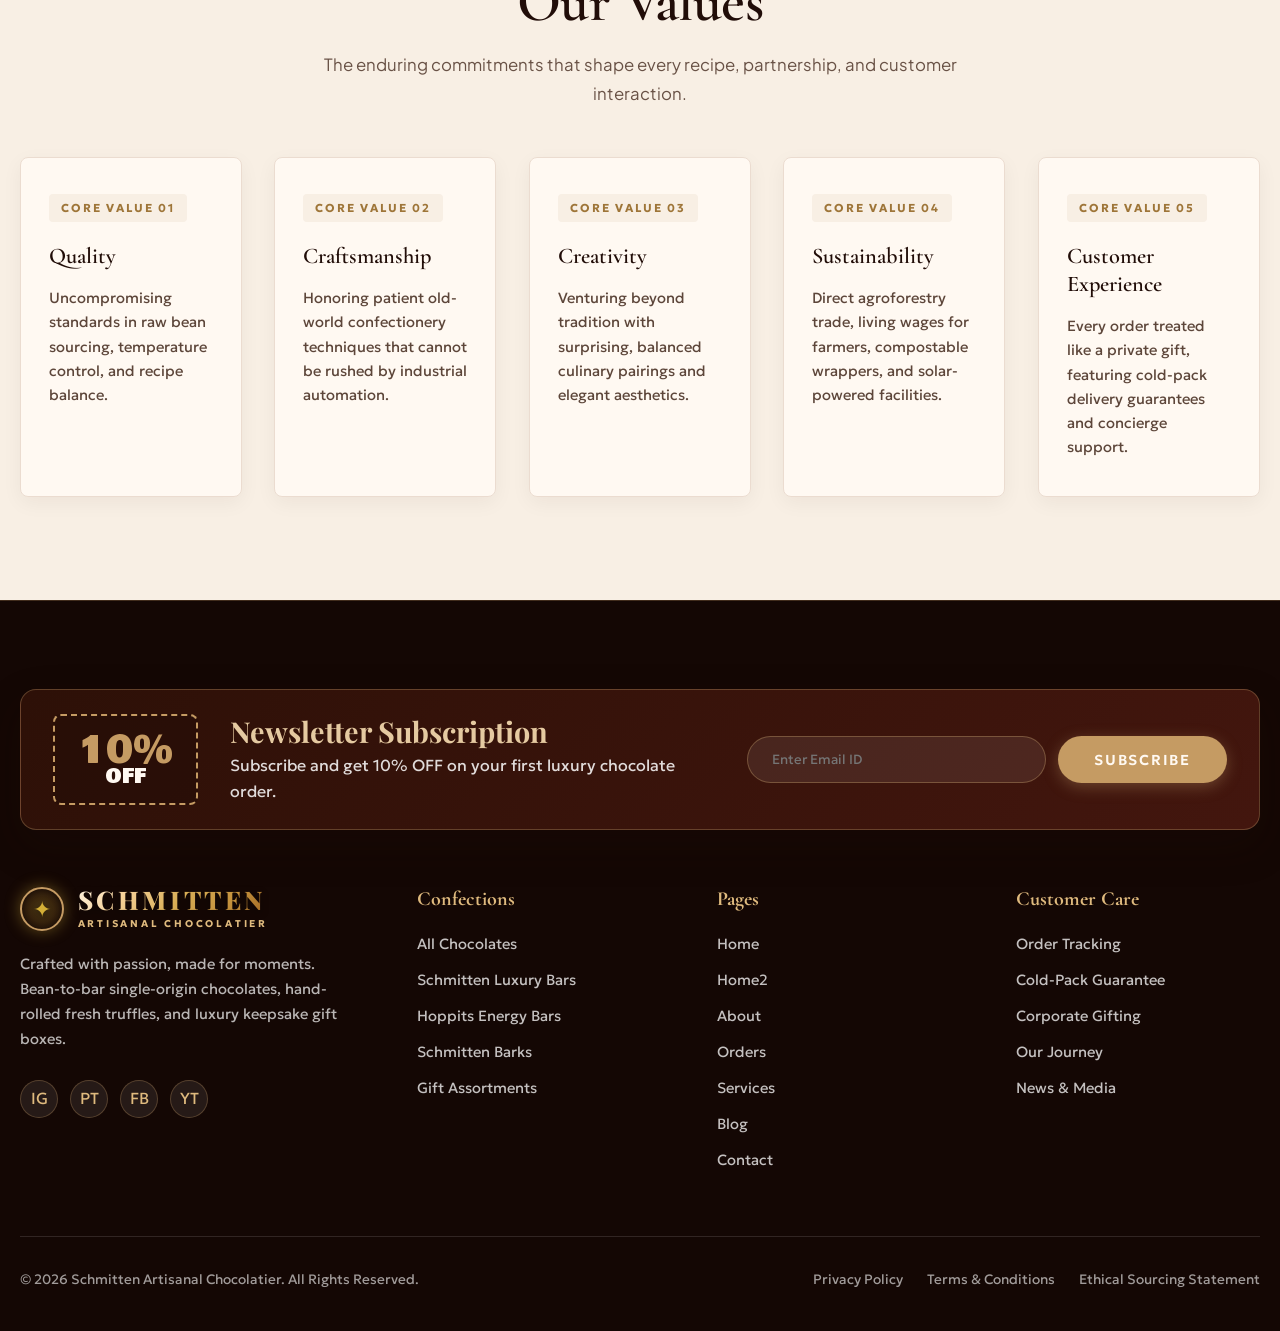
<file: about.html>
<!doctype html>
<html lang="en">
<head>
  <meta charset="utf-8">
  <meta name="viewport" content="width=device-width, initial-scale=1, viewport-fit=cover">
  <title>Our Story &amp; Craft — Meridian Cacao Artisanal Chocolatier</title>
  <meta name="description" content="Discover the story, founders, craftsmanship, values, and bean-to-bar philosophy behind Meridian Cacao luxury handcrafted chocolates.">
  <link rel="icon" href="assets/img/artisan/signature_truffles.jpg" type="image/jpeg">
  <link rel="stylesheet" href="assets/css/style.css">
  <link rel="stylesheet" href="assets/css/mobile-fixes.css">
</head>
<body>

  <!-- Toast Feedback Notification -->
  <div id="added" role="status">
    <span class="check-icon">✓</span>
    <strong id="toastMessage">Added to your sweet selection.</strong>
  </div>

  <!-- Cart Modal Drawer -->
  <div class="cart-modal" id="cartDrawer" aria-hidden="true">
    <div class="cart-panel">
      <div class="cart-header">
        <h3 style="font-family:var(--meridian-serif); font-size:1.6rem; color:var(--meridian-brown);">Your Chocolate Tasting Cart</h3>
        <button class="cart-close" id="closeCartBtn" aria-label="Close Cart">&times;</button>
      </div>
      <div class="cart-items-wrap" id="cartItemsContainer">
        <!-- Populated dynamically by main.js -->
      </div>
      <div class="cart-footer">
        <div style="background:#fdf6ee; padding:0.75rem 1rem; border-radius:6px; margin-bottom:1.25rem; border:1px dashed #dcbca1; font-size:0.85rem; color:#684a3b; text-align:center;">
          Complimentary Insulated Cold-Pack Delivery On All Orders
        </div>
        <div class="cart-total-row">
          <span style="font-weight:600;">Estimated Subtotal:</span>
          <span class="cart-total-price" id="cartTotalPrice">$0.00</span>
        </div>
        <button class="btn btn-primary" style="width: 100%;" onclick="alert('Thank you for savoring with Meridian Cacao! Your order has been placed with cold-pack temperature protection.');">Proceed to Checkout</button>
      </div>
    </div>
  </div>

  <!-- HEADER / NAVBAR -->
  <header class="header" id="mainHeader">
    <div class="main-header">
      <!-- Brand Logo -->
      <div class="logo">
        <a href="index.html" class="custom-brand-logo">
          <div class="brand-crest-box">
            <span class="crest-icon">✦</span>
          </div>
          <div class="brand-text-block">
            <span class="brand-title">SCHMITTEN</span>
            <span class="brand-tagline">ARTISANAL CHOCOLATIER</span>
          </div>
        </a>
      </div>

      <!-- Main Navigation Menu: Home → Home2 → About → Orders → Services → Blog -->
      <nav aria-label="Main Navigation">
        <ul class="main-menu">
          <li><a href="index.html">Home</a></li>
          <li><a href="home-2.html">Home2</a></li>
          <li><a href="about.html" class="active">About</a></li>
          <li><a href="orders.html">Orders</a></li>
          <li><a href="services.html">Services</a></li>
          <li><a href="blog.html">Blog</a></li>
          <li><a href="contact.html">Contact</a></li>
        </ul>
      </nav>

      <!-- Utility Icons -->
      <div class="main-menu-right">
        <!-- In-Place Search Bar -->
        <div class="header-inline-search-wrap" id="headerSearchWrap">
          <button class="nav-utility-btn" id="searchTriggerBtn" title="Search Chocolates" aria-label="Search">
            <span style="font-size:1.15rem;">🔍</span>
          </button>
          <div class="header-inline-search-field" id="headerSearchField">
            <input type="text" id="siteSearchInput" placeholder="Search chocolates, truffles..." autocomplete="off" aria-label="Search confections">
            <button type="button" id="closeSearchBtn" class="search-inline-close" aria-label="Close search">&times;</button>
          </div>
          <div class="search-live-dropdown" id="searchLiveDropdown" style="display:none;"></div>
        </div>

        <button class="nav-utility-btn" id="cartTriggerBtn" title="Shopping Cart" aria-label="Cart">
          <span style="font-size:1.2rem;">🛒</span>
          <span class="nav-badge" id="cartCountBadge">0</span>
        </button>

        <button class="nav-utility-btn" onclick="window.location.href='login.html';" title="My Account" aria-label="Account">
          <span style="font-size:1.2rem;">👤</span>
        </button>

        <!-- Theme Toggle (Dark / Light Mode) -->
        <button class="nav-circle-btn theme-toggle-btn" id="themeToggleBtn" type="button" title="Toggle Light / Dark Mode" aria-label="Toggle Theme">
          <svg class="sun-icon" width="18" height="18" viewBox="0 0 24 24" fill="none" stroke="currentColor" stroke-width="2" stroke-linecap="round" stroke-linejoin="round">
            <circle cx="12" cy="12" r="4"></circle>
            <path d="M12 2v2M12 20v2M4.93 4.93l1.41 1.41M17.66 17.66l1.41 1.41M2 12h2M20 12h2M6.34 17.66l-1.41 1.41M19.07 4.93l-1.41 1.41"></path>
          </svg>
          <svg class="moon-icon" width="18" height="18" viewBox="0 0 24 24" fill="none" stroke="currentColor" stroke-width="2" stroke-linecap="round" stroke-linejoin="round" style="display:none;">
            <path d="M21 12.79A9 9 0 1 1 11.21 3 7 7 0 0 0 21 12.79z"></path>
          </svg>
        </button>

        <!-- RTL Toggle -->
        <button class="nav-circle-btn rtl-toggle-btn" id="rtlToggleBtn" type="button" title="Toggle RTL / LTR" aria-label="Toggle RTL">
          <span class="rtl-label">RTL</span>
        </button>

        <button class="mobile-toggle" id="mobileMenuToggle" aria-label="Open Navigation Menu">
          <span style="font-size:1.4rem; color:var(--meridian-gold-light);">☰</span>
        </button>
      </div>
    </div>
  </header>

  <!-- Mobile Navigation Drawer -->
  <div class="mobile-drawer-overlay" id="mobileDrawerOverlay"></div>
  <aside class="mobile-drawer" id="mobileNavDrawer" aria-label="Mobile Navigation">
    <div>
      <button class="drawer-close" id="mobileDrawerClose" aria-label="Close Navigation Menu">&times;</button>
      <div style="margin-bottom: 2rem;">
        <a href="index.html" class="custom-brand-logo">
          <div class="brand-crest-box">
            <span class="crest-icon">✦</span>
          </div>
          <div class="brand-text-block">
            <span class="brand-title">SCHMITTEN</span>
            <span class="brand-tagline">ARTISANAL CHOCOLATIER</span>
          </div>
        </a>
      </div>
      <nav class="mobile-nav-links">
        <a href="index.html">Home</a>
        <a href="home-2.html">Home2</a>
        <a href="about.html" class="active">About</a>
        <a href="orders.html">Orders</a>
        <a href="services.html">Services</a>
        <a href="blog.html">Blog</a>
        <a href="contact.html">Contact</a>
      </nav>
      <div style="display: flex; gap: 0.75rem; margin-top: 1.5rem; padding-top: 1.25rem; border-top: 1px solid rgba(255,255,255,0.15);">
        <button class="nav-circle-btn theme-toggle-btn" type="button" title="Toggle Light / Dark Mode" aria-label="Toggle Theme">
          <svg class="sun-icon" width="18" height="18" viewBox="0 0 24 24" fill="none" stroke="currentColor" stroke-width="2" stroke-linecap="round" stroke-linejoin="round">
            <circle cx="12" cy="12" r="4"></circle>
            <path d="M12 2v2M12 20v2M4.93 4.93l1.41 1.41M17.66 17.66l1.41 1.41M2 12h2M20 12h2M6.34 17.66l-1.41 1.41M19.07 4.93l-1.41 1.41"></path>
          </svg>
          <svg class="moon-icon" width="18" height="18" viewBox="0 0 24 24" fill="none" stroke="currentColor" stroke-width="2" stroke-linecap="round" stroke-linejoin="round" style="display:none;">
            <path d="M21 12.79A9 9 0 1 1 11.21 3 7 7 0 0 0 21 12.79z"></path>
          </svg>
        </button>
        <button class="nav-circle-btn rtl-toggle-btn" type="button" title="Toggle RTL / LTR" aria-label="Toggle RTL">
          <span class="rtl-label">RTL</span>
        </button>
      </div>
    </div>
    <div style="color: rgba(255,255,255,0.7); font-size: 0.85rem; padding-top:1.5rem; border-top:1px solid rgba(255,255,255,0.15);">
      <p style="margin-bottom:0.25rem;">Master Chocolatier Concierge:</p>
      <p style="color: var(--meridian-gold-light); font-weight: 600;">concierge@meridiancacao.com</p>
    </div>
  </aside>

  <main id="main">

    <!-- 1. ABOUT HERO -->
    <section class="about-hero-banner" id="about-hero">
      <div class="container" data-aos="fade-up">
        <div class="section-eyebrow" style="color:var(--meridian-gold-light);">THE MERIDIAN HERITAGE</div>
        <h1 class="section-hero-title light" style="font-size:clamp(2.5rem, 5.5vw, 4.5rem); margin-bottom:1.25rem;">
          Crafted with Passion. Inspired by Chocolate.
        </h1>
        <p class="section-subtitle light" style="max-width:700px; margin:0 auto;">
          Discover the story, people and craftsmanship behind every chocolate we create. From remote tropical cacao agroforests to our Hudson Valley confectionery atelier.
        </p>
      </div>
    </section>

    <!-- 2. OUR STORY -->
    <section class="story-preview-section" id="story">
      <div class="container">
        <div class="story-split-grid">
          <div class="gift-img-frame" data-aos="fade-right">
            <img src="assets/img/artisan/bean_to_bar_craft.jpg" alt="Artisan Chocolate Crafting Workshop" loading="lazy">
            <div class="gift-badge-overlay">
              <div class="gift-badge-title">Established 2018</div>
              <div class="gift-badge-subtitle">Hudson Valley Atelier &amp; Confectionery</div>
            </div>
          </div>

          <div class="gift-content-wrap" data-aos="fade-left">
            <div class="section-eyebrow">A JOURNEY OF DEVOTION</div>
            <h2 class="section-hero-title">Our Story</h2>
            <p style="font-size:1.05rem; color:#533e32; line-height:1.8; margin-bottom:1.25rem;">
              Meridian Cacao began not in a boardroom, but in a sunlit kitchen around a solitary 5kg stone melanger. We were driven by a singular, intoxicating revelation: commercial chocolate had forgotten what cocoa actually tasted like.
            </p>
            <p style="font-size:0.98rem; color:#685043; line-height:1.75; margin-bottom:1.25rem;">
              Real cocoa is fruit. It is alive with wild raspberries, mountain blossoms, forest honey, and rich earthy soils. We set out to honor that truth. Our very first batch of Madagascar 70% single-estate dark chocolate sold out within two hours at a local farmers' market.
            </p>
            <p style="font-size:0.98rem; color:#685043; line-height:1.75; margin-bottom:2rem;">
              As our reputation quietly spread among culinary critics, pastry chefs, and discerning chocolate lovers, we remained steadfast in our founding creed: slow stone conching, zero palm oil or fillers, 100% pure cocoa butter, and deep personal partnerships with the regenerative farmers who cultivate heirloom cacao.
            </p>
            <div style="display:flex; gap:2rem; padding-top:1.5rem; border-top:1px solid #e7dbcd;">
              <div>
                <span style="font-family:var(--meridian-serif); font-size:2rem; font-weight:700; color:var(--meridian-gold-dark); display:block;">100%</span>
                <span style="font-size:0.8rem; text-transform:uppercase; letter-spacing:0.1em; color:#785f52;">Pure Cocoa Butter</span>
              </div>
              <div>
                <span style="font-family:var(--meridian-serif); font-size:2rem; font-weight:700; color:var(--meridian-gold-dark); display:block;">72 Hours</span>
                <span style="font-size:0.8rem; text-transform:uppercase; letter-spacing:0.1em; color:#785f52;">Granite Stone Conched</span>
              </div>
              <div>
                <span style="font-family:var(--meridian-serif); font-size:2rem; font-weight:700; color:var(--meridian-gold-dark); display:block;">Direct</span>
                <span style="font-size:0.8rem; text-transform:uppercase; letter-spacing:0.1em; color:#785f52;">Agroforestry Trade</span>
              </div>
            </div>
          </div>
        </div>
      </div>
    </section>

    <!-- 3. MILESTONES / ACHIEVEMENTS -->
    <section class="flavor-section milestones-section" style="padding:2.25rem 0;">
      <div class="container">
        <div class="milestones-card-wrap" data-aos="fade-up">
          <div class="milestones-stat-grid">
            <div class="milestone-item">
              <div class="stat-number">8+</div>
              <div class="stat-label-text">Years of Craftsmanship</div>
            </div>
            <div class="milestone-item">
              <div class="stat-number">45+</div>
              <div class="stat-label-text">Chocolate Creations</div>
            </div>
            <div class="milestone-item">
              <div class="stat-number">50k+</div>
              <div class="stat-label-text">Happy Customers</div>
            </div>
            <div class="milestone-item">
              <div class="stat-number">120k+</div>
              <div class="stat-label-text">Gift Boxes Created</div>
            </div>
          </div>
        </div>
      </div>
    </section>

    <!-- 4. OUR VISION -->
    <section class="gift-split-section" id="vision">
      <div class="container">
        <div class="gift-split-grid">
          <div class="gift-content-wrap" data-aos="fade-right">
            <div class="section-eyebrow">LOOKING FORWARD</div>
            <h2 class="section-hero-title">Our Vision</h2>
            <p style="font-size:1.05rem; color:#533e32; line-height:1.8; margin-bottom:1.25rem;">
              Our dream is to expand the global palate for authentic, uncompromised chocolate while proving that luxury and ecological regenerative agriculture can thrive together.
            </p>
            <p style="font-size:0.98rem; color:#685043; line-height:1.75; margin-bottom:1.5rem;">
              We are actively investing in cacao seed sanctuaries in Latin America and Africa to save endangered ancient wild Criollo varieties from commercial extinction. Every bar you savor with us directly finances tree plantings, fair living wages, and educational bursaries for farming families.
            </p>
            <ul class="gift-feature-list" style="margin-bottom:0;">
              <li class="gift-feature-item">
                <span class="gift-feature-icon">✦</span>
                <span>Protecting ancient wild cacao genetics through agroforestry trusts.</span>
              </li>
              <li class="gift-feature-item">
                <span class="gift-feature-icon">✦</span>
                <span>Zero-carbon solar-powered conching facilities by 2027.</span>
              </li>
              <li class="gift-feature-item">
                <span class="gift-feature-icon">✦</span>
                <span>Global tasting education inspiring mindful food appreciation.</span>
              </li>
            </ul>
          </div>

          <div class="gift-img-frame" data-aos="fade-left">
            <img src="assets/img/artisan/luxury_gift_box.jpg" alt="Meridian Cacao Gift Collection" loading="lazy">
          </div>
        </div>
      </div>
    </section>

    <!-- 5. OUR FOUNDERS -->
    <section class="founders-section" id="founders">
      <div class="container">
        <div style="text-align:center;" data-aos="fade-up">
          <div class="section-eyebrow">THE VISIONARIES</div>
          <h2 class="section-hero-title">Meet Our Founders & Team</h2>
          <p class="section-subtitle">
            A harmonious partnership between an obsessive master confectioner, a passionate botanist, and a creative pastry chef.
          </p>
        </div>

        <div class="founder-cards-grid">
          <!-- Founder 1: Julian Vance -->
          <div class="founder-card" data-aos="fade-up">
            <img src="assets/img/artisan/julian.jpg" alt="Julian Vance" style="width:100%; height:380px; object-fit:cover; border-radius:12px; margin-bottom:1.5rem; box-shadow:0 8px 24px rgba(20,7,4,0.12);">
            <div class="founder-info-content">
              <h3 class="founder-name">Julian Vance</h3>
              <div class="founder-role-title">Master Chocolatier &amp; Co-Founder</div>
              <p style="font-size:0.95rem; color:#5c4538; line-height:1.75; margin-bottom:1.25rem;">
                Trained in Paris and Zurich across classical patisserie and fine confectionery. Julian spent over a decade perfecting the delicate crystalline science of cacao tempering and marble enrobing before founding Meridian Cacao.
              </p>
              <div style="background:#fdfaf6; padding:1.25rem; border-left:3px solid var(--meridian-gold); font-size:0.9rem; color:#553e32; font-style:italic; line-height:1.6;">
                "Chocolate is not mere sugar; it is agricultural art, an intricate vintage as expressive and nuanced as grand cru wine."
              </div>
            </div>
          </div>

          <!-- Founder 2: Clara Thorne -->
          <div class="founder-card" data-aos="fade-up" data-aos-delay="100">
            <img src="assets/img/artisan/clara.jpg" alt="Clara Thorne" style="width:100%; height:380px; object-fit:cover; border-radius:12px; margin-bottom:1.5rem; box-shadow:0 8px 24px rgba(20,7,4,0.12);">
            <div class="founder-info-content">
              <h3 class="founder-name">Clara Thorne</h3>
              <div class="founder-role-title">Sourcing Director &amp; Co-Founder</div>
              <p style="font-size:0.95rem; color:#5c4538; line-height:1.75; margin-bottom:1.25rem;">
                With a background in tropical agroforestry and botanical conservation, Clara spends four months every year living among smallholder farming cooperatives in Madagascar, Peru, and Ecuador, ensuring fair pricing and heirloom tree preservation.
              </p>
              <div style="background:#fdfaf6; padding:1.25rem; border-left:3px solid var(--meridian-gold); font-size:0.9rem; color:#553e32; font-style:italic; line-height:1.6;">
                "By paying sustainable premiums directly to cacao growers, we ensure rich forest biodiversity and the survival of rare heirloom varieties."
              </div>
            </div>
          </div>
          
          <!-- Team Member 3: Amelie Dubois -->
          <div class="founder-card" data-aos="fade-up" data-aos-delay="200">
            <img src="assets/img/artisan/amelie.jpg" alt="Amelie Dubois" style="width:100%; height:380px; object-fit:cover; border-radius:12px; margin-bottom:1.5rem; box-shadow:0 8px 24px rgba(20,7,4,0.12);">
            <div class="founder-info-content">
              <h3 class="founder-name">Amelie Dubois</h3>
              <div class="founder-role-title">Head Pastry Chef</div>
              <p style="font-size:0.95rem; color:#5c4538; line-height:1.75; margin-bottom:1.25rem;">
                Amelie brings a touch of modern culinary flair to our traditional chocolate house. She constantly pushes the boundaries of flavor by incorporating seasonal, wild-foraged ingredients into our limited-edition truffles and ganaches.
              </p>
              <div style="background:#fdfaf6; padding:1.25rem; border-left:3px solid var(--meridian-gold); font-size:0.9rem; color:#553e32; font-style:italic; line-height:1.6;">
                "Every truffle is a blank canvas. Our job is to paint it with the vivid, unexpected colors of nature."
              </div>
            </div>
          </div>
        </div>
      </div>
    </section>

    <!-- 6. OUR JOURNEY (TIMELINE) -->
    <section class="flavor-section" id="journey" style="padding-top: 5rem; padding-bottom: 5rem;">
      <div class="container">
        <div class="journey-split-layout">
          
          <!-- Left side: Title & Story -->
          <div data-aos="fade-up">
            <span style="color:var(--meridian-gold-dark); text-transform:uppercase; letter-spacing:0.12em; font-weight:700; font-size:0.82rem; display:block; margin-bottom:0.65rem;">THE MERIDIAN MILESTONES</span>
            <h2 style="font-family: var(--font-sans); font-size: clamp(2.5rem, 4vw, 3.5rem); font-weight: 800; color: var(--meridian-dark); margin-bottom: 1.25rem; line-height: 1.1;">Our journey</h2>
            <p style="font-family: var(--font-serif); font-size: 1.2rem; color: var(--meridian-brown); line-height: 1.7; margin-bottom: 2rem;">
              From a kitchen slab to a celebrated chocolate house. We have always stayed true to our roots: authentic ingredients, passionate craftsmanship, and an unwavering commitment to bringing you the pure, untamed flavor of real cacao.
            </p>
            <div style="background: rgba(197, 155, 99, 0.12); border: 1px solid rgba(197, 155, 99, 0.35); border-radius: 12px; padding: 1.5rem; border-left: 4px solid var(--meridian-gold);">
              <div style="font-family: var(--font-serif); font-size: 1.8rem; font-weight: 700; color: var(--meridian-dark); margin-bottom: 0.3rem;">2018 — Present</div>
              <p style="font-size: 0.92rem; color: var(--meridian-brown); line-height: 1.55; margin: 0;">
                Dedicated to heirloom Criollo &amp; Trinitario single-estate stewardship and pure bean-to-bar mastery.
              </p>
            </div>
          </div>

          <!-- Right side: Timeline -->
          <div class="timeline-track-list" style="margin: 0; max-width: 100%; border-left: 2px solid var(--meridian-gold);">
            <div class="timeline-node-item" data-aos="fade-up">
              <div class="timeline-node-year" style="font-family: var(--font-sans); font-size: 1.25rem; font-weight: 700; color: var(--meridian-gold-dark);">2018</div>
              <p style="font-family: var(--font-serif); font-size:1.1rem; color: var(--meridian-brown); line-height:1.65; margin-top:0.5rem;">Julian and Clara begin micro-batch stone-grinding on a second-hand 5kg granite melanger, perfecting origin roasting temperatures.</p>
            </div>

            <div class="timeline-node-item" data-aos="fade-up">
              <div class="timeline-node-year" style="font-family: var(--font-sans); font-size: 1.25rem; font-weight: 700; color: var(--meridian-gold-dark);">2019</div>
              <p style="font-family: var(--font-serif); font-size:1.1rem; color: var(--meridian-brown); line-height:1.65; margin-top:0.5rem;">Debuted three single-estate dark bars (Madagascar 70%, Peru 75%, and Ecuador 80%), winning regional artisanal accolades.</p>
            </div>

            <div class="timeline-node-item" data-aos="fade-up">
              <div class="timeline-node-year" style="font-family: var(--font-sans); font-size: 1.25rem; font-weight: 700; color: var(--meridian-gold-dark);">2021</div>
              <p style="font-family: var(--font-serif); font-size:1.1rem; color: var(--meridian-brown); line-height:1.65; margin-top:0.5rem;">Moved into a dedicated solar-powered atelier with custom temperature-controlled marble rooms and low-velocity conching suites.</p>
            </div>

            <div class="timeline-node-item" data-aos="fade-up">
              <div class="timeline-node-year" style="font-family: var(--font-sans); font-size: 1.25rem; font-weight: 700; color: var(--meridian-gold-dark);">2022</div>
              <p style="font-family: var(--font-serif); font-size:1.1rem; color: var(--meridian-brown); line-height:1.65; margin-top:0.5rem;">Introduced hand-rolled fresh cream truffles, sea salt liquid caramels, and seasonal nut-praline confections.</p>
            </div>

            <div class="timeline-node-item" data-aos="fade-up">
              <div class="timeline-node-year" style="font-family: var(--font-sans); font-size: 1.25rem; font-weight: 700; color: var(--meridian-gold-dark);">2024</div>
              <p style="font-family: var(--font-serif); font-size:1.1rem; color: var(--meridian-brown); line-height:1.65; margin-top:0.5rem;">Launched custom drawer gift boxes with hand-tied satin ribbons and calligraphed wax-sealed greeting cards for celebratory gifting.</p>
            </div>

            <div class="timeline-node-item" data-aos="fade-up">
              <div class="timeline-node-year" style="font-family: var(--font-sans); font-size: 1.25rem; font-weight: 700; color: var(--meridian-gold-dark);">2026</div>
              <p style="font-family: var(--font-serif); font-size:1.1rem; color: var(--meridian-brown); line-height:1.65; margin-top:0.5rem;">Delighting over 50,000 discerning patrons worldwide through monthly cold-pack subscriptions, virtual masterclasses, and origin tours.</p>
            </div>
          </div>
        </div>
      </div>
    </section>

    <!-- 7. OUR EVOLUTION -->
    <section class="why-chocolate-section" id="evolution">
      <div class="container">
        <div style="text-align:center;" data-aos="fade-up">
          <div class="section-eyebrow">ORGANIC GROWTH</div>
          <h2 class="section-hero-title">From a Passion to a Chocolate House</h2>
          <p class="section-subtitle">
            How a kitchen obsession transformed into a modern luxury institution while preserving every nuance of handcrafted integrity.
          </p>
        </div>

        <div class="why-grid stages-grid">
          <div class="why-block" data-aos="fade-up" style="background:#fff9f2; border-radius:8px; border:1px solid #ebdcd0; text-align:left; padding:2rem;">
            <span style="font-size:0.75rem; font-weight:800; color:var(--meridian-gold-dark); text-transform:uppercase; letter-spacing:0.12em;">Stage 01</span>
            <h3 class="why-heading" style="margin:0.5rem 0 0.75rem;">Small Artisan Workshop</h3>
            <p class="why-text">Micro-batch kitchen testing, hand-sorting every single cacao bean, and discovering single-origin profiles.</p>
          </div>

          <div class="why-block" data-aos="fade-up" data-aos-delay="100" style="background:#fff9f2; border-radius:8px; border:1px solid #ebdcd0; text-align:left; padding:2rem;">
            <span style="font-size:0.75rem; font-weight:800; color:var(--meridian-gold-dark); text-transform:uppercase; letter-spacing:0.12em;">Stage 02</span>
            <h3 class="why-heading" style="margin:0.5rem 0 0.75rem;">Growing Chocolate Brand</h3>
            <p class="why-text">Partnering directly with agroforestry co-ops, establishing climate-controlled roasting, and building our loyal clientele.</p>
          </div>

          <div class="why-block" data-aos="fade-up" data-aos-delay="200" style="background:#fff9f2; border-radius:8px; border:1px solid #ebdcd0; text-align:left; padding:2rem;">
            <span style="font-size:0.75rem; font-weight:800; color:var(--meridian-gold-dark); text-transform:uppercase; letter-spacing:0.12em;">Stage 03</span>
            <h3 class="why-heading" style="margin:0.5rem 0 0.75rem;">Premium Chocolate Collection</h3>
            <p class="why-text">Expanding from single-origin bars into filled bonbons, rare pralines, and personalized keepsake gift presentations.</p>
          </div>

          <div class="why-block" data-aos="fade-up" data-aos-delay="300" style="background:#fff9f2; border-radius:8px; border:1px solid #ebdcd0; text-align:left; padding:2rem;">
            <span style="font-size:0.75rem; font-weight:800; color:var(--meridian-gold-dark); text-transform:uppercase; letter-spacing:0.12em;">Stage 04</span>
            <h3 class="why-heading" style="margin:0.5rem 0 0.75rem;">Modern Artisanal House</h3>
            <p class="why-text">A premier confectionery destination shipping worldwide with thermal cold-packs, monthly tasting clubs, and zero compromises.</p>
          </div>
        </div>
      </div>
    </section>
    <!-- 8. OUR INGREDIENTS -->
    <section class="why-chocolate-section" id="ingredients" style="background:var(--meridian-cream);">
      <div class="container">
        <div style="text-align:center;" data-aos="fade-up">
          <div class="section-eyebrow">PURITY &amp; PROVENANCE</div>
          <h2 class="section-hero-title">Only What Matters</h2>
          <p class="section-subtitle">
            We believe the greatest luxury is transparency. You will never find palm oils, artificial emulsifiers, or preservatives in our cellar.
          </p>
        </div>

        <div class="why-grid">
          <div class="why-block" data-aos="fade-up">
            <div class="why-icon-wrap">🍫</div>
            <h3 class="why-heading">Heirloom Cacao</h3>
            <p class="why-text">Single-estate beans with natural flavor complexity, never alkalized or chemically Dutch-processed.</p>
          </div>

          <div class="why-block" data-aos="fade-up" data-aos-delay="100">
            <div class="why-icon-wrap">🧈</div>
            <h3 class="why-heading">Pure Cocoa Butter</h3>
            <p class="why-text">100% natural expeller-pressed cocoa butter that melts at body temperature for an immaculate clean mouthfeel.</p>
          </div>

          <div class="why-block" data-aos="fade-up" data-aos-delay="200">
            <div class="why-icon-wrap">🌸</div>
            <h3 class="why-heading">Natural Botanicals</h3>
            <p class="why-text">True Bourbon vanilla beans, hand-harvested French lavender, and cold-pressed citrus peels.</p>
          </div>

          <div class="why-block" data-aos="fade-up" data-aos-delay="300">
            <div class="why-icon-wrap">🌰</div>
            <h3 class="why-heading">Fresh Nuts &amp; Fruits</h3>
            <p class="why-text">Piedmont IGP hazelnuts, Marcona almonds, Bronte pistachios, and freeze-dried mountain raspberries.</p>
          </div>
        </div>
      </div>
    </section>

    <!-- 9. OUR VALUES -->
    <section class="flavor-section" id="values">
      <div class="container">
        <div style="text-align:center;" data-aos="fade-up">
          <div class="section-eyebrow">OUR GUIDING PRINCIPLES</div>
          <h2 class="section-hero-title">Our Values</h2>
          <p class="section-subtitle">
            The enduring commitments that shape every recipe, partnership, and customer interaction.
          </p>
        </div>

        <div class="values-grid">
          <div class="pairing-card" data-aos="fade-up">
            <div class="pairing-tag">Core Value 01</div>
            <h3 class="pairing-formula" style="font-size:1.4rem;">Quality</h3>
            <p class="pairing-desc">Uncompromising standards in raw bean sourcing, temperature control, and recipe balance.</p>
          </div>

          <div class="pairing-card" data-aos="fade-up" data-aos-delay="100">
            <div class="pairing-tag">Core Value 02</div>
            <h3 class="pairing-formula" style="font-size:1.4rem;">Craftsmanship</h3>
            <p class="pairing-desc">Honoring patient old-world confectionery techniques that cannot be rushed by industrial automation.</p>
          </div>

          <div class="pairing-card" data-aos="fade-up" data-aos-delay="200">
            <div class="pairing-tag">Core Value 03</div>
            <h3 class="pairing-formula" style="font-size:1.4rem;">Creativity</h3>
            <p class="pairing-desc">Venturing beyond tradition with surprising, balanced culinary pairings and elegant aesthetics.</p>
          </div>

          <div class="pairing-card" data-aos="fade-up" data-aos-delay="300">
            <div class="pairing-tag">Core Value 04</div>
            <h3 class="pairing-formula" style="font-size:1.4rem;">Sustainability</h3>
            <p class="pairing-desc">Direct agroforestry trade, living wages for farmers, compostable wrappers, and solar-powered facilities.</p>
          </div>

          <div class="pairing-card" data-aos="fade-up" data-aos-delay="400">
            <div class="pairing-tag">Core Value 05</div>
            <h3 class="pairing-formula" style="font-size:1.4rem;">Customer Experience</h3>
            <p class="pairing-desc">Every order treated like a private gift, featuring cold-pack delivery guarantees and concierge support.</p>
          </div>
        </div>
      </div>
    </section>


  </main>

  <!-- 14. FOOTER (Matching Home Page) -->
  <footer class="global-luxury-footer" style="background:var(--meridian-dark); color:#ffffff; padding:5.5rem 0 2.5rem; border-top:1px solid rgba(197,155,99,0.25);">
    <div class="container">
      <!-- 10% OFF Newsletter Banner -->
      <div class="offer-card" data-aos="fade-up" style="margin-bottom:3.5rem;">
        <div class="offer-badge">
          10%<span>OFF</span>
        </div>
        <div>
          <h3 class="section-main-title text-yellow" style="font-size: 1.8rem; margin-bottom: 0.3rem;">Newsletter Subscription</h3>
          <p style="color: rgba(255,255,255,0.85); font-size: 1rem; margin: 0;">Subscribe and get 10% OFF on your first luxury chocolate order.</p>
        </div>
        <form class="newsletter-form" id="FooterSubscribeForm">
          <input type="email" class="newsletter-input" placeholder="Enter Email ID" required>
          <button type="submit" class="btn btn-primary">SUBSCRIBE</button>
        </form>
      </div>

      <div style="display:grid; grid-template-columns:1.4fr 1fr 1fr 1fr; gap:3.5rem; margin-bottom:4rem;">
        <!-- Col 1: Brand Info -->
        <div>
          <div style="margin-bottom:1.25rem;">
            <a href="index.html" class="custom-brand-logo">
              <div class="brand-crest-box">
                <span class="crest-icon">✦</span>
              </div>
              <div class="brand-text-block">
                <span class="brand-title">SCHMITTEN</span>
                <span class="brand-tagline">ARTISANAL CHOCOLATIER</span>
              </div>
            </a>
          </div>
          <p style="color:rgba(255,255,255,0.7); font-size:0.92rem; line-height:1.7; margin-bottom:1.75rem; max-width:320px;">
            Crafted with passion, made for moments. Bean-to-bar single-origin chocolates, hand-rolled fresh truffles, and luxury keepsake gift boxes.
          </p>
          <div style="display:flex; gap:0.75rem;">
            <a href="#" style="width:38px; height:38px; border-radius:50%; background:rgba(255,255,255,0.08); border:1px solid rgba(197,155,99,0.3); display:flex; align-items:center; justify-content:center; color:var(--meridian-gold-light); text-decoration:none;">IG</a>
            <a href="#" style="width:38px; height:38px; border-radius:50%; background:rgba(255,255,255,0.08); border:1px solid rgba(197,155,99,0.3); display:flex; align-items:center; justify-content:center; color:var(--meridian-gold-light); text-decoration:none;">PT</a>
            <a href="#" style="width:38px; height:38px; border-radius:50%; background:rgba(255,255,255,0.08); border:1px solid rgba(197,155,99,0.3); display:flex; align-items:center; justify-content:center; color:var(--meridian-gold-light); text-decoration:none;">FB</a>
            <a href="#" style="width:38px; height:38px; border-radius:50%; background:rgba(255,255,255,0.08); border:1px solid rgba(197,155,99,0.3); display:flex; align-items:center; justify-content:center; color:var(--meridian-gold-light); text-decoration:none;">YT</a>
          </div>
        </div>

        <!-- Col 2: Confections -->
        <div>
          <h4 style="font-family:var(--meridian-serif); font-size:1.25rem; color:var(--meridian-gold-light); margin-bottom:1.25rem;">Confections</h4>
          <ul style="list-style:none; display:flex; flex-direction:column; gap:0.65rem;">
            <li><a href="orders.html" style="color:rgba(255,255,255,0.75); text-decoration:none; font-size:0.92rem;">All Chocolates</a></li>
            <li><a href="orders.html" style="color:rgba(255,255,255,0.75); text-decoration:none; font-size:0.92rem;">Schmitten Luxury Bars</a></li>
            <li><a href="orders.html" style="color:rgba(255,255,255,0.75); text-decoration:none; font-size:0.92rem;">Hoppits Energy Bars</a></li>
            <li><a href="orders.html" style="color:rgba(255,255,255,0.75); text-decoration:none; font-size:0.92rem;">Schmitten Barks</a></li>
            <li><a href="orders.html" style="color:rgba(255,255,255,0.75); text-decoration:none; font-size:0.92rem;">Gift Assortments</a></li>
          </ul>
        </div>

        <!-- Col 3: Pages in exact order -->
        <div>
          <h4 style="font-family:var(--meridian-serif); font-size:1.25rem; color:var(--meridian-gold-light); margin-bottom:1.25rem;">Pages</h4>
          <ul style="list-style:none; display:flex; flex-direction:column; gap:0.65rem;">
            <li><a href="index.html" style="color:rgba(255,255,255,0.75); text-decoration:none; font-size:0.92rem;">Home</a></li>
            <li><a href="home-2.html" style="color:rgba(255,255,255,0.75); text-decoration:none; font-size:0.92rem;">Home2</a></li>
            <li><a href="about.html" style="color:rgba(255,255,255,0.75); text-decoration:none; font-size:0.92rem;">About</a></li>
            <li><a href="orders.html" style="color:rgba(255,255,255,0.75); text-decoration:none; font-size:0.92rem;">Orders</a></li>
            <li><a href="services.html" style="color:rgba(255,255,255,0.75); text-decoration:none; font-size:0.92rem;">Services</a></li>
            <li><a href="blog.html" style="color:rgba(255,255,255,0.75); text-decoration:none; font-size:0.92rem;">Blog</a></li>
            <li><a href="contact.html" style="color:rgba(255,255,255,0.75); text-decoration:none; font-size:0.92rem;">Contact</a></li>
          </ul>
        </div>

        <!-- Col 4: Customer Care & Atelier -->
        <div>
          <h4 style="font-family:var(--meridian-serif); font-size:1.25rem; color:var(--meridian-gold-light); margin-bottom:1.25rem;">Customer Care</h4>
          <ul style="list-style:none; display:flex; flex-direction:column; gap:0.65rem;">
            <li><a href="orders.html" style="color:rgba(255,255,255,0.75); text-decoration:none; font-size:0.92rem;">Order Tracking</a></li>
            <li><a href="about.html#values" style="color:rgba(255,255,255,0.75); text-decoration:none; font-size:0.92rem;">Cold-Pack Guarantee</a></li>
            <li><a href="services.html" style="color:rgba(255,255,255,0.75); text-decoration:none; font-size:0.92rem;">Corporate Gifting</a></li>
            <li><a href="about.html#journey" style="color:rgba(255,255,255,0.75); text-decoration:none; font-size:0.92rem;">Our Journey</a></li>
            <li><a href="blog.html" style="color:rgba(255,255,255,0.75); text-decoration:none; font-size:0.92rem;">News &amp; Media</a></li>
          </ul>
        </div>
      </div>

      <!-- Copyright Bar -->
      <div style="display:flex; justify-content:space-between; align-items:center; padding-top:2rem; border-top:1px solid rgba(255,255,255,0.12); flex-wrap:wrap; gap:1rem; font-size:0.85rem; color:rgba(255,255,255,0.6);">
        <div>&copy; 2026 Schmitten Artisanal Chocolatier. All Rights Reserved.</div>
        <div style="display:flex; gap:1.5rem;">
          <a href="about.html" style="color:rgba(255,255,255,0.6); text-decoration:none;">Privacy Policy</a>
          <a href="about.html" style="color:rgba(255,255,255,0.6); text-decoration:none;">Terms &amp; Conditions</a>
          <a href="about.html#values" style="color:rgba(255,255,255,0.6); text-decoration:none;">Ethical Sourcing Statement</a>
        </div>
      </div>
    </div>
  </footer>

  <!-- Scripts -->
  <script src="assets/js/data.js"></script>
  <script src="assets/js/main.js"></script>
</body>
</html>
</file>
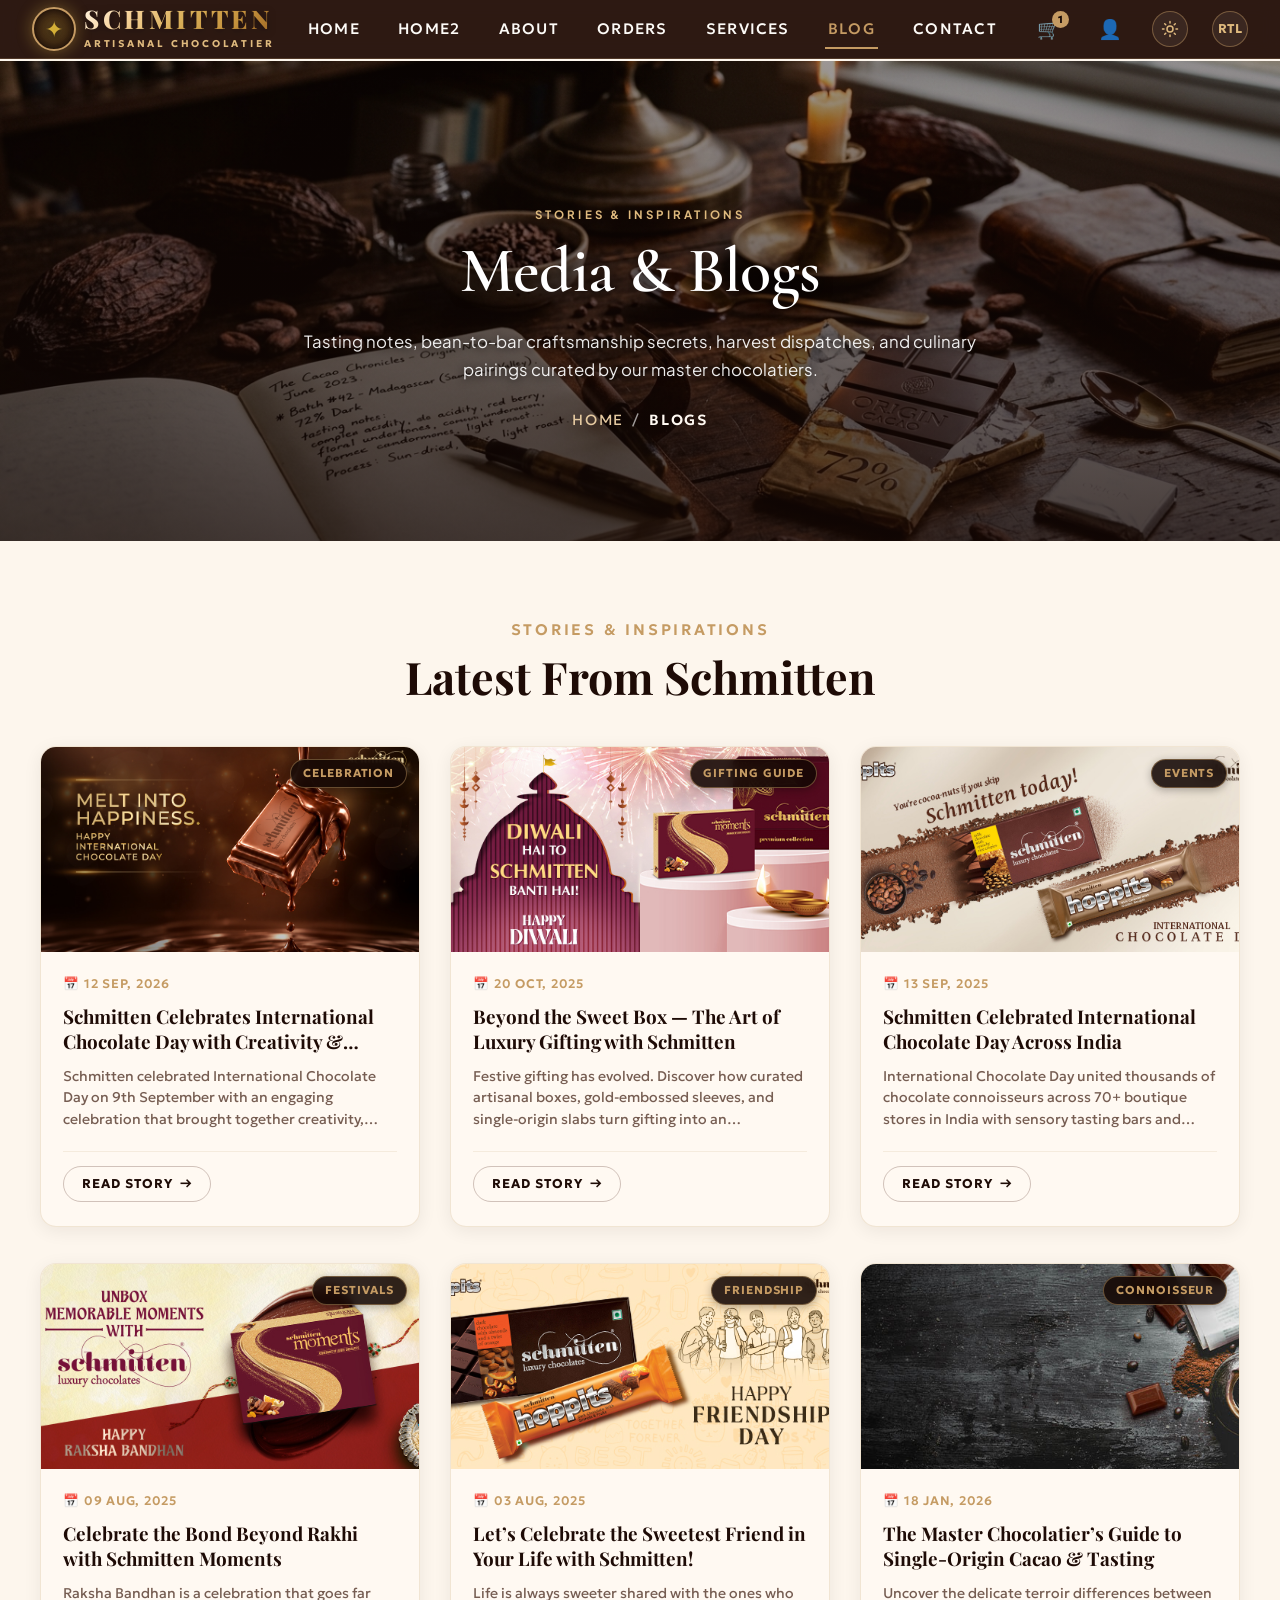
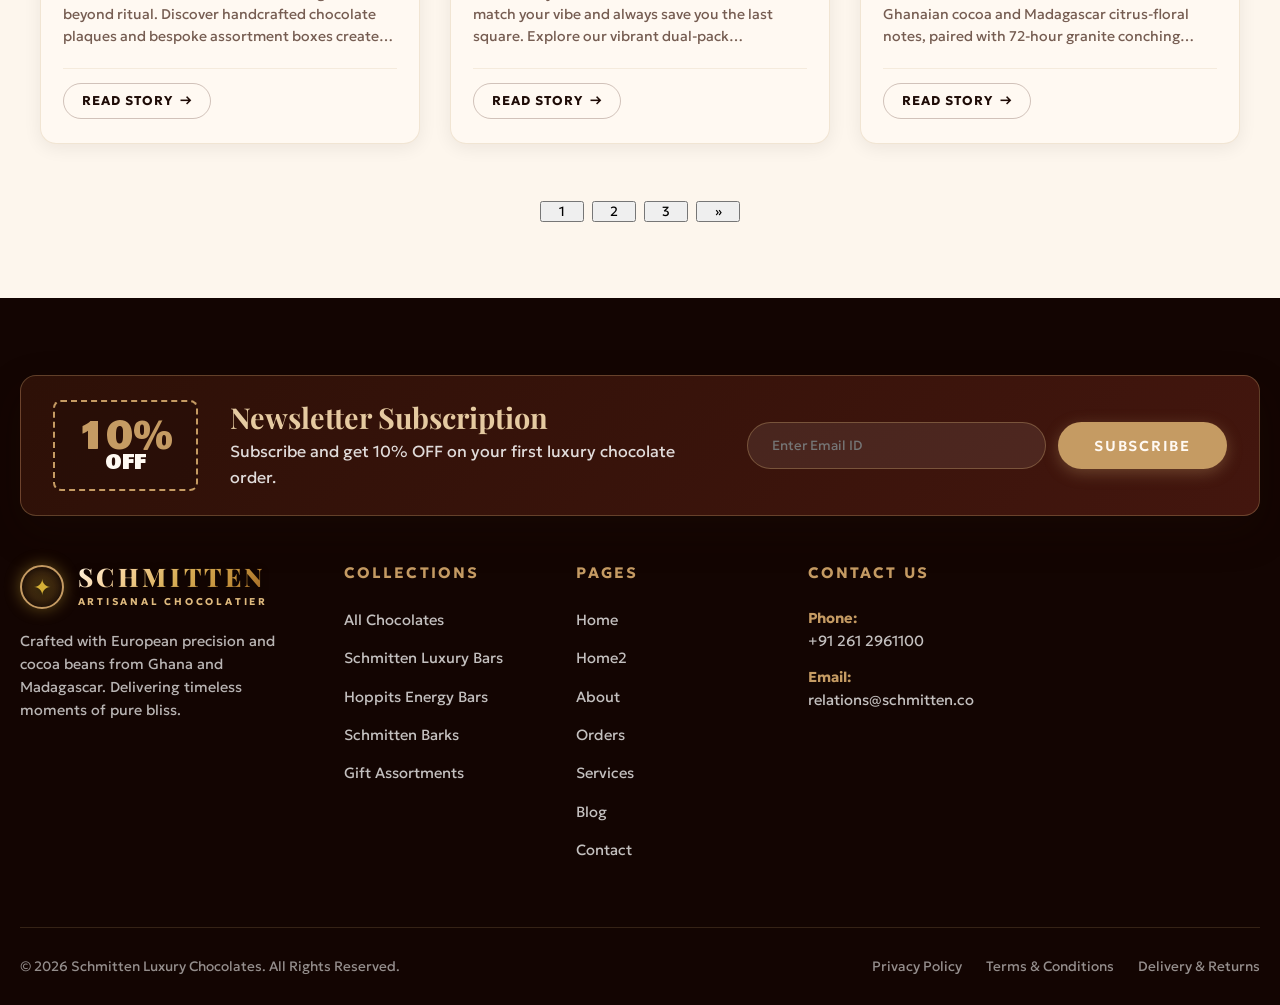
<file: blog.html>
<!doctype html>
<html lang="en">
<head>
  <meta charset="utf-8">
  <meta name="viewport" content="width=device-width, initial-scale=1, viewport-fit=cover">
  <title>Blogs & Media — Schmitten Luxury Chocolates</title>
  <meta name="description" content="Read stories, chocolate recipes, festive gifting insights, and celebrate International Chocolate Day with Schmitten Chocolates.">
  <link rel="icon" href="assets/img/schmitten/logo.webp" type="image/webp">
  <link rel="stylesheet" href="assets/css/style.css">
  <link rel="stylesheet" href="assets/css/mobile-fixes.css">
</head>
<body>

  <!-- Toast Notification -->
  <div id="added" role="status">
    <span class="check-icon">✓</span>
    <strong>Item added to your selection.</strong>
  </div>

  <!-- Main Header Navigation -->
  <header class="header">
    <div class="main-header">
      <div class="logo">
        <a href="index.html" class="custom-brand-logo">
          <div class="brand-crest-box">
            <span class="crest-icon">✦</span>
          </div>
          <div class="brand-text-block">
            <span class="brand-title">SCHMITTEN</span>
            <span class="brand-tagline">ARTISANAL CHOCOLATIER</span>
          </div>
        </a>
      </div>

      <!-- Navigation in exact specified order: Home → Home2 → About → Orders → Services → Blog -->
      <nav aria-label="Main Navigation">
        <ul class="main-menu">
          <li><a href="index.html">Home</a></li>
          <li><a href="home-2.html">Home2</a></li>
          <li><a href="about.html">About</a></li>
          <li><a href="orders.html">Orders</a></li>
          <li><a href="services.html">Services</a></li>
          <li><a href="blog.html" class="active">Blog</a></li>
          <li><a href="contact.html">Contact</a></li>
        </ul>
      </nav>

      <!-- Header Right Utilities -->
      <div class="main-menu-right">
        <!-- In-Place Search Bar -->
        <div class="header-inline-search-wrap" id="headerSearchWrap">
          <button class="nav-utility-btn" id="searchTriggerBtn" title="Search Chocolates" aria-label="Search">
            <span style="font-size:1.15rem;">🔍</span>
          </button>
          <div class="header-inline-search-field" id="headerSearchField">
            <input type="text" id="siteSearchInput" placeholder="Search chocolates, truffles..." autocomplete="off" aria-label="Search confections">
            <button type="button" id="closeSearchBtn" class="search-inline-close" aria-label="Close search">&times;</button>
          </div>
          <div class="search-live-dropdown" id="searchLiveDropdown" style="display:none;"></div>
        </div>

        <!-- Cart Icon -->
        <button class="nav-utility-btn" id="cartTriggerBtn" title="Shopping Cart" aria-label="Cart">
          <span style="font-size:1.2rem;">🛒</span>
          <span class="nav-badge" id="cartCountBadge">0</span>
        </button>

        <!-- Account Icon -->
        <button class="nav-utility-btn" onclick="window.location.href='login.html';" title="My Account" aria-label="Account">
          <span style="font-size:1.2rem;">👤</span>
        </button>

        <!-- Theme Toggle (Dark / Light Mode) -->
        <button class="nav-circle-btn theme-toggle-btn" id="themeToggleBtn" type="button" title="Toggle Light / Dark Mode" aria-label="Toggle Theme">
          <svg class="sun-icon" width="18" height="18" viewBox="0 0 24 24" fill="none" stroke="currentColor" stroke-width="2" stroke-linecap="round" stroke-linejoin="round">
            <circle cx="12" cy="12" r="4"></circle>
            <path d="M12 2v2M12 20v2M4.93 4.93l1.41 1.41M17.66 17.66l1.41 1.41M2 12h2M20 12h2M6.34 17.66l-1.41 1.41M19.07 4.93l-1.41 1.41"></path>
          </svg>
          <svg class="moon-icon" width="18" height="18" viewBox="0 0 24 24" fill="none" stroke="currentColor" stroke-width="2" stroke-linecap="round" stroke-linejoin="round" style="display:none;">
            <path d="M21 12.79A9 9 0 1 1 11.21 3 7 7 0 0 0 21 12.79z"></path>
          </svg>
        </button>

        <!-- RTL Toggle -->
        <button class="nav-circle-btn rtl-toggle-btn" id="rtlToggleBtn" type="button" title="Toggle RTL / LTR" aria-label="Toggle RTL">
          <span class="rtl-label">RTL</span>
        </button>

        <!-- Mobile Menu Toggle -->
        <button class="mobile-toggle" id="mobileMenuToggle" aria-label="Open Navigation Menu">
          <span style="font-size:1.4rem; color:var(--meridian-gold-light);">☰</span>
        </button>
      </div>
    </div>
  </header>

  <!-- Mobile Navigation Drawer -->
  <div class="mobile-drawer-overlay" id="mobileDrawerOverlay"></div>
  <aside class="mobile-drawer" id="mobileNavDrawer" aria-label="Mobile Navigation">
    <div>
      <button class="drawer-close" id="mobileDrawerClose" aria-label="Close Navigation Menu">&times;</button>
      <div style="margin-bottom: 2rem;">
        <a href="index.html" class="custom-brand-logo">
          <div class="brand-crest-box">
            <span class="crest-icon">✦</span>
          </div>
          <div class="brand-text-block">
            <span class="brand-title">SCHMITTEN</span>
            <span class="brand-tagline">ARTISANAL CHOCOLATIER</span>
          </div>
        </a>
      </div>
      <nav class="mobile-nav-links">
        <a href="index.html">Home</a>
        <a href="home-2.html">Home2</a>
        <a href="about.html">About</a>
        <a href="orders.html">Orders</a>
        <a href="services.html">Services</a>
        <a href="blog.html" class="active">Blog</a>
        <a href="contact.html">Contact</a>
      </nav>
      <div style="display: flex; gap: 0.75rem; margin-top: 1.5rem; padding-top: 1.25rem; border-top: 1px solid rgba(255,255,255,0.15);">
        <button class="nav-circle-btn theme-toggle-btn" type="button" title="Toggle Light / Dark Mode" aria-label="Toggle Theme">
          <svg class="sun-icon" width="18" height="18" viewBox="0 0 24 24" fill="none" stroke="currentColor" stroke-width="2" stroke-linecap="round" stroke-linejoin="round">
            <circle cx="12" cy="12" r="4"></circle>
            <path d="M12 2v2M12 20v2M4.93 4.93l1.41 1.41M17.66 17.66l1.41 1.41M2 12h2M20 12h2M6.34 17.66l-1.41 1.41M19.07 4.93l-1.41 1.41"></path>
          </svg>
          <svg class="moon-icon" width="18" height="18" viewBox="0 0 24 24" fill="none" stroke="currentColor" stroke-width="2" stroke-linecap="round" stroke-linejoin="round" style="display:none;">
            <path d="M21 12.79A9 9 0 1 1 11.21 3 7 7 0 0 0 21 12.79z"></path>
          </svg>
        </button>
        <button class="nav-circle-btn rtl-toggle-btn" type="button" title="Toggle RTL / LTR" aria-label="Toggle RTL">
          <span class="rtl-label">RTL</span>
        </button>
      </div>
    </div>
    <div style="color: rgba(255,255,255,0.7); font-size: 0.85rem; padding-top:1.5rem; border-top:1px solid rgba(255,255,255,0.15);">
      <p style="margin-bottom:0.25rem;">Master Chocolatier Concierge:</p>
      <p style="color: var(--meridian-gold-light); font-weight: 600;">concierge@meridiancacao.com</p>
    </div>
  </aside>

  <!-- Cart Modal Drawer -->
  <div class="cart-modal" aria-hidden="true">
    <div class="cart-panel">
      <div class="cart-header">
        <h3>Your Sweet Selection</h3>
        <button class="cart-close" aria-label="Close Cart">&times;</button>
      </div>
      <div class="cart-items-wrap">
        <!-- Rendered by main.js -->
      </div>
      <div class="cart-footer">
        <div class="cart-total-row">
          <span>Total:</span>
          <span class="cart-total-price">Rs. 0</span>
        </div>
        <a href="orders.html" class="btn btn-primary" style="width: 100%; text-align: center;">Proceed to Checkout</a>
      </div>
    </div>
  </div>

  <main id="main">
    <!-- Blog Hero Banner -->
    <section class="about-hero-banner" style="background-image: linear-gradient(180deg, rgba(20, 7, 4, 0.42) 0%, rgba(20, 7, 4, 0.78) 100%), url('assets/img/artisan/blog_hero_banner.jpg');">
      <div class="container" data-aos="fade-up">
        <div class="section-eyebrow" style="color:var(--meridian-gold-light);">STORIES &amp; INSPIRATIONS</div>
        <h1 class="section-hero-title light" style="font-size:clamp(2.4rem, 5vw, 4.2rem); margin-bottom:1.25rem;">
          Media &amp; Blogs
        </h1>
        <p class="section-subtitle light" style="max-width:720px; margin:0 auto 1.5rem;">
          Tasting notes, bean-to-bar craftsmanship secrets, harvest dispatches, and culinary pairings curated by our master chocolatiers.
        </p>
        <div class="breadcrumbs">
          <a href="index.html">Home</a>
          <span style="color: rgba(255,255,255,0.6);">/</span>
          <span style="color: var(--white); font-weight: 600;">Blogs</span>
        </div>
      </div>
    </section>

    <!-- Blog Articles List -->
    <!-- Blog Articles Grid (6 Compact Posts) -->
    <section class="blog-section">
      <div class="container blog-container">
        <div class="text-center" data-aos="fade-up" style="margin-bottom: 2.75rem;">
          <span class="section-sub-title">Stories & Inspirations</span>
          <h2 class="section-main-title">Latest From Schmitten</h2>
        </div>

        <div class="blog-list">
          <!-- Post 1 -->
          <article class="blog-card" data-aos="fade-up" data-aos-duration="800">
            <div class="blog-card-img">
              <img src="assets/img/schmitten/blog-int-chocolate-day.webp" alt="Schmitten Celebrates International Chocolate Day" loading="lazy">
              <span class="blog-badge-tag">Celebration</span>
            </div>
            <div class="blog-card-content">
              <div class="blog-meta">
                <span>📅 12 Sep, 2026</span>
              </div>
              <h3 class="blog-title">
                Schmitten Celebrates International Chocolate Day with Creativity & Indulgence
              </h3>
              <p class="blog-excerpt">
                Schmitten celebrated International Chocolate Day on 9th September with an engaging celebration that brought together creativity, innovation and a shared love for chocolate.
              </p>
              <div class="blog-card-action">
                <a href="javascript:void(0);" class="blog-read-btn" onclick="alert('Schmitten celebrated International Chocolate Day on 9th September with interactive workshops, chocolate sculpting competitions, and tasting experiences designed to celebrate imagination and love for fine cocoa.');">
                  Read Story <span class="arrow-icon">→</span>
                </a>
              </div>
            </div>
          </article>

          <!-- Post 2 -->
          <article class="blog-card" data-aos="fade-up" data-aos-duration="800" data-aos-delay="100">
            <div class="blog-card-img">
              <img src="assets/img/schmitten/blog-art-of-gifting.webp" alt="Beyond the Sweet Box" loading="lazy">
              <span class="blog-badge-tag">Gifting Guide</span>
            </div>
            <div class="blog-card-content">
              <div class="blog-meta">
                <span>📅 20 Oct, 2025</span>
              </div>
              <h3 class="blog-title">
                Beyond the Sweet Box — The Art of Luxury Gifting with Schmitten
              </h3>
              <p class="blog-excerpt">
                Festive gifting has evolved. Discover how curated artisanal boxes, gold-embossed sleeves, and single-origin slabs turn gifting into an unforgettable gesture.
              </p>
              <div class="blog-card-action">
                <a href="javascript:void(0);" class="blog-read-btn" onclick="alert('This festive season, unwrap something different — refined, indulgent, and unforgettable. Gift Schmitten luxury chocolate boxes for authentic sophistication.');">
                  Read Story <span class="arrow-icon">→</span>
                </a>
              </div>
            </div>
          </article>

          <!-- Post 3 -->
          <article class="blog-card" data-aos="fade-up" data-aos-duration="800" data-aos-delay="200">
            <div class="blog-card-img">
              <img src="assets/img/schmitten/blog-chocolate-day-event.webp" alt="Schmitten Celebrated International Chocolate Day" loading="lazy">
              <span class="blog-badge-tag">Events</span>
            </div>
            <div class="blog-card-content">
              <div class="blog-meta">
                <span>📅 13 Sep, 2025</span>
              </div>
              <h3 class="blog-title">
                Schmitten Celebrated International Chocolate Day Across India
              </h3>
              <p class="blog-excerpt">
                International Chocolate Day united thousands of chocolate connoisseurs across 70+ boutique stores in India with sensory tasting bars and sweet surprises.
              </p>
              <div class="blog-card-action">
                <a href="javascript:void(0);" class="blog-read-btn" onclick="alert('With fun activities, new launches, and sweet surprises across 70+ outlets, Schmitten brought smiles to thousands of true chocolate lovers.');">
                  Read Story <span class="arrow-icon">→</span>
                </a>
              </div>
            </div>
          </article>

          <!-- Post 4 -->
          <article class="blog-card" data-aos="fade-up" data-aos-duration="800">
            <div class="blog-card-img">
              <img src="assets/img/schmitten/blog-rakhi.webp" alt="Celebrate the Bond Beyond Rakhi with Schmitten Moments" loading="lazy">
              <span class="blog-badge-tag">Festivals</span>
            </div>
            <div class="blog-card-content">
              <div class="blog-meta">
                <span>📅 09 Aug, 2025</span>
              </div>
              <h3 class="blog-title">
                Celebrate the Bond Beyond Rakhi with Schmitten Moments
              </h3>
              <p class="blog-excerpt">
                Raksha Bandhan is a celebration that goes far beyond ritual. Discover handcrafted chocolate plaques and bespoke assortment boxes created for family joy.
              </p>
              <div class="blog-card-action">
                <a href="javascript:void(0);" class="blog-read-btn" onclick="alert('Our custom Rakhi hampers brought brother and sister closer together with handcrafted chocolate plaques and dedicated message cards.');">
                  Read Story <span class="arrow-icon">→</span>
                </a>
              </div>
            </div>
          </article>

          <!-- Post 5 -->
          <article class="blog-card" data-aos="fade-up" data-aos-duration="800" data-aos-delay="100">
            <div class="blog-card-img">
              <img src="assets/img/schmitten/blog-friendship.webp" alt="Celebrate the Sweetest Friend in Your Life" loading="lazy">
              <span class="blog-badge-tag">Friendship</span>
            </div>
            <div class="blog-card-content">
              <div class="blog-meta">
                <span>📅 03 Aug, 2025</span>
              </div>
              <h3 class="blog-title">
                Let’s Celebrate the Sweetest Friend in Your Life with Schmitten!
              </h3>
              <p class="blog-excerpt">
                Life is always sweeter shared with the ones who match your vibe and always save you the last square. Explore our vibrant dual-pack celebratory pairings.
              </p>
              <div class="blog-card-action">
                <a href="javascript:void(0);" class="blog-read-btn" onclick="alert('Friendship Day sparked our viral giveaway where over 10,000 duos won exclusive Hoppits and Schmitten chocolate bundles.');">
                  Read Story <span class="arrow-icon">→</span>
                </a>
              </div>
            </div>
          </article>

          <!-- Post 6 -->
          <article class="blog-card" data-aos="fade-up" data-aos-duration="800" data-aos-delay="200">
            <div class="blog-card-img">
              <img src="assets/img/schmitten/choco-blog.webp" alt="The Master Chocolatier Guide to Single-Origin Cacao" loading="lazy">
              <span class="blog-badge-tag">Connoisseur</span>
            </div>
            <div class="blog-card-content">
              <div class="blog-meta">
                <span>📅 18 Jan, 2026</span>
              </div>
              <h3 class="blog-title">
                The Master Chocolatier’s Guide to Single-Origin Cacao & Tasting
              </h3>
              <p class="blog-excerpt">
                Uncover the delicate terroir differences between Ghanaian cocoa and Madagascar citrus-floral notes, paired with 72-hour granite conching mastery.
              </p>
              <div class="blog-card-action">
                <a href="javascript:void(0);" class="blog-read-btn" onclick="alert('Explore how single-origin cacao yields distinct aromatic profiles: from Ghana’s deep earthy roast to Madagascar’s red berry vibrancy, crafted without compromise.');">
                  Read Story <span class="arrow-icon">→</span>
                </a>
              </div>
            </div>
          </article>
        </div>

        <!-- Pagination UI matching reference website -->
        <div style="display: flex; justify-content: center; gap: 0.5rem; margin-top: 3.5rem;" data-aos="fade-up">
          <button class="filter-btn active" style="min-width: 44px;">1</button>
          <button class="filter-btn" style="min-width: 44px;">2</button>
          <button class="filter-btn" style="min-width: 44px;">3</button>
          <button class="filter-btn" style="min-width: 44px;">»</button>
        </div>
      </div>
    </section>
  </main>

  <!-- Luxury Footer & 10% OFF Newsletter Banner -->
  <footer class="footer-wrap">
    <div class="container">
      <div class="offer-card" data-aos="fade-up">
        <div class="offer-badge">
          10%<span>OFF</span>
        </div>
        <div>
          <h3 class="section-main-title text-yellow" style="font-size: 1.8rem; margin-bottom: 0.3rem;">Newsletter Subscription</h3>
          <p style="color: rgba(255,255,255,0.85); font-size: 1rem; margin: 0;">Subscribe and get 10% OFF on your first luxury chocolate order.</p>
        </div>
        <form class="newsletter-form" id="FooterSubscribeForm">
          <input type="email" class="newsletter-input" placeholder="Enter Email ID" required>
          <button type="submit" class="btn btn-primary">SUBSCRIBE</button>
        </form>
      </div>

      <div class="footer-nav-grid">
        <div class="footer-col">
          <div style="margin-bottom: 1.25rem;">
            <a href="index.html" class="custom-brand-logo">
              <div class="brand-crest-box">
                <span class="crest-icon">✦</span>
              </div>
              <div class="brand-text-block">
                <span class="brand-title">SCHMITTEN</span>
                <span class="brand-tagline">ARTISANAL CHOCOLATIER</span>
              </div>
            </a>
          </div>
          <p style="color: rgba(255,255,255,0.7); font-size: 0.9rem; line-height: 1.6;">
            Crafted with European precision and cocoa beans from Ghana and Madagascar. Delivering timeless moments of pure bliss.
          </p>
        </div>

        <div class="footer-col">
          <h4>Collections</h4>
          <ul>
            <li><a href="orders.html">All Chocolates</a></li>
            <li><a href="orders.html">Schmitten Luxury Bars</a></li>
            <li><a href="orders.html">Hoppits Energy Bars</a></li>
            <li><a href="orders.html">Schmitten Barks</a></li>
            <li><a href="orders.html">Gift Assortments</a></li>
          </ul>
        </div>

        <div class="footer-col">
          <h4>Pages</h4>
          <ul>
            <li><a href="index.html">Home</a></li>
            <li><a href="home-2.html">Home2</a></li>
            <li><a href="about.html">About</a></li>
            <li><a href="orders.html">Orders</a></li>
            <li><a href="services.html">Services</a></li>
            <li><a href="blog.html">Blog</a></li>
            <li><a href="contact.html">Contact</a></li>
          </ul>
        </div>

        <div class="footer-col">
          <h4>Contact Us</h4>
          <ul>
            <li style="color: rgba(255,255,255,0.7); font-size: 0.9rem;">
              <strong style="color: var(--gold);">Phone:</strong><br>
              <a href="tel:+912612961100">+91 261 2961100</a>
            </li>
            <li style="color: rgba(255,255,255,0.7); font-size: 0.9rem;">
              <strong style="color: var(--gold);">Email:</strong><br>
              <a href="mailto:relations@schmitten.co">relations@schmitten.co</a>
            </li>
          </ul>
        </div>
      </div>

      <div class="copyright-bar">
        <div>© 2026 Schmitten Luxury Chocolates. All Rights Reserved.</div>
        <div class="copyright-links">
          <a href="about.html">Privacy Policy</a>
          <a href="about.html">Terms & Conditions</a>
          <a href="services.html">Delivery & Returns</a>
        </div>
      </div>
    </div>
  </footer>

  <script src="assets/js/data.js"></script>
  <script src="assets/js/main.js"></script>
</body>
</html>
</file>
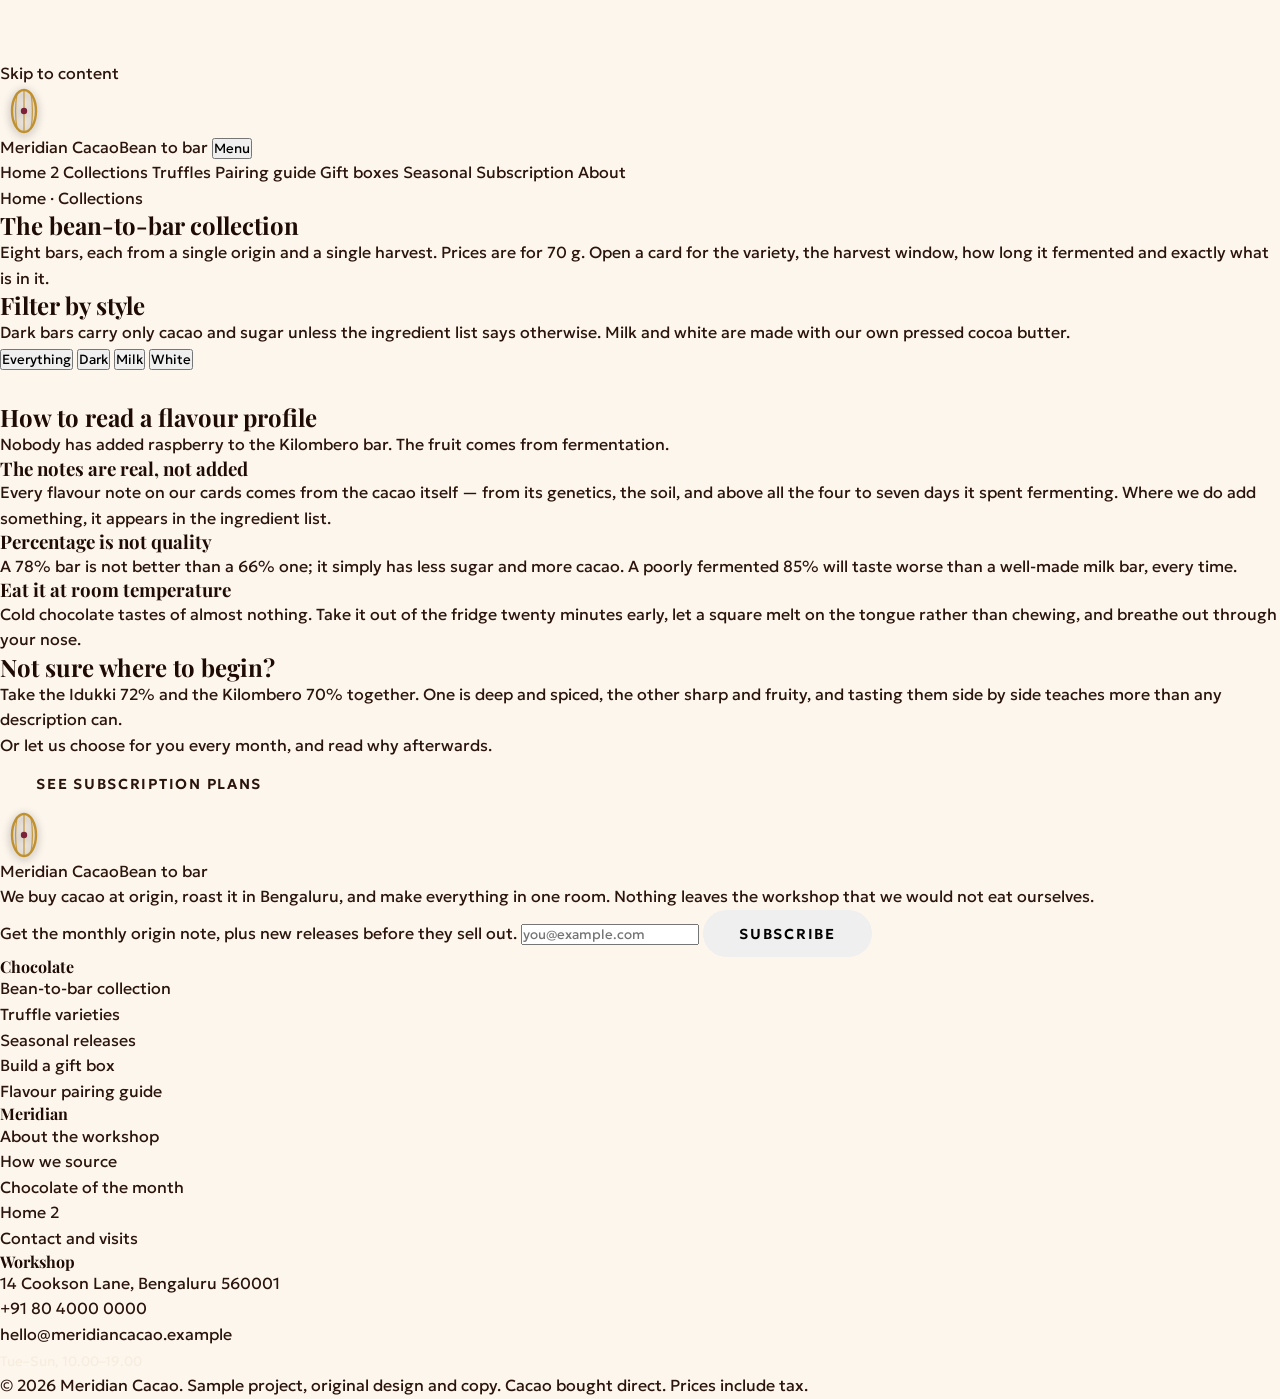
<file: collections.html>
<!doctype html>
<html lang="en">
<head>
<meta charset="utf-8">
<meta name="viewport" content="width=device-width, initial-scale=1, viewport-fit=cover">
<title>Bean-to-bar collection — Meridian Cacao</title>
<meta name="description" content="Eight single-origin bars with cocoa origin, variety, ferment, flavour profile, ingredients and price.">
<link rel="icon" href="assets/img/favicon.svg" type="image/svg+xml">
<link rel="preconnect" href="https://fonts.googleapis.com">
<link rel="preconnect" href="https://fonts.gstatic.com" crossorigin>
<link href="https://fonts.googleapis.com/css2?family=Fraunces:opsz,wght@9..144,300..700&family=Karla:wght@300;400;500&display=swap" rel="stylesheet">
<link rel="stylesheet" href="assets/css/style.css">
  <link rel="stylesheet" href="assets/css/mobile-fixes.css">
</head>
<body>
<a class="skip" href="#main">Skip to content</a>
<header class="masthead">
  <div class="wrap masthead__inner">
    <a class="logo" href="index.html">
      <img class="logo__mark" src="assets/img/logo.svg" alt="">
      <span class="logo__name">Meridian Cacao<span>Bean to bar</span></span>
    </a>
    <button class="nav-toggle" type="button" aria-expanded="false" aria-controls="primary-nav">Menu</button>
    <nav class="nav" id="primary-nav" data-open="false" aria-label="Primary">
      <a href="home-2.html">Home 2</a>
      <a href="collections.html" aria-current="page">Collections</a>
      <a href="truffles.html">Truffles</a>
      <a href="pairings.html">Pairing guide</a>
      <a href="gift-box.html">Gift boxes</a>
      <a href="seasonal.html">Seasonal</a>
      <a href="subscription.html">Subscription</a>
      <a href="about.html">About</a>
    </nav>
  </div>
</header>
<main id="main">
<section class="page-head">
  <div class="wrap">
    <p class="crumb"><a href="index.html">Home</a> · Collections</p>
    <h1>The bean-to-bar collection</h1>
    <p>Eight bars, each from a single origin and a single harvest. Prices are for 70 g. Open a card for the variety, the harvest window, how long it fermented and exactly what is in it.</p>
  </div>
</section>

<section class="section">
  <div class="wrap">
    <div class="heading-row">
      <h2>Filter by style</h2>
      <p>Dark bars carry only cacao and sugar unless the ingredient list says otherwise. Milk and white are made with our own pressed cocoa butter.</p>
    </div>
    <div class="chiprow" id="bar-filters">
      <button class="chip" type="button" data-type="all" aria-pressed="true">Everything</button>
      <button class="chip" type="button" data-type="dark" aria-pressed="false">Dark</button>
      <button class="chip" type="button" data-type="milk" aria-pressed="false">Milk</button>
      <button class="chip" type="button" data-type="white" aria-pressed="false">White</button>
    </div>
    <p class="dim" id="bar-count" role="status" style="margin-bottom:2rem"></p>
    <div class="grid" id="bar-results"></div>
  </div>
</section>

<section class="section section--warm">
  <div class="wrap">
    <div class="heading-row">
      <h2>How to read a flavour profile</h2>
      <p>Nobody has added raspberry to the Kilombero bar. The fruit comes from fermentation.</p>
    </div>
    <div class="grid grid--three">
      <article class="card">
        <h3>The notes are real, not added</h3>
        <p>Every flavour note on our cards comes from the cacao itself — from its genetics, the soil, and above all the four to seven days it spent fermenting. Where we do add something, it appears in the ingredient list.</p>
      </article>
      <article class="card">
        <h3>Percentage is not quality</h3>
        <p>A 78% bar is not better than a 66% one; it simply has less sugar and more cacao. A poorly fermented 85% will taste worse than a well-made milk bar, every time.</p>
      </article>
      <article class="card">
        <h3>Eat it at room temperature</h3>
        <p>Cold chocolate tastes of almost nothing. Take it out of the fridge twenty minutes early, let a square melt on the tongue rather than chewing, and breathe out through your nose.</p>
      </article>
    </div>
  </div>
</section>

<section class="section section--dark">
  <div class="wrap">
    <div class="callout" style="padding:0">
      <div>
        <h2>Not sure where to begin?</h2>
        <p>Take the Idukki 72% and the Kilombero 70% together. One is deep and spiced, the other sharp and fruity, and tasting them side by side teaches more than any description can.</p>
      </div>
      <div>
        <p>Or let us choose for you every month, and read why afterwards.</p>
        <a class="btn" href="subscription.html">See subscription plans</a>
      </div>
    </div>
  </div>
</section>
</main>
<footer class="colophon">
  <div class="wrap">
    <div class="colophon__grid">
      <div>
        <a class="logo" href="index.html" style="margin-bottom:1rem">
          <img class="logo__mark" src="assets/img/logo.svg" alt="">
          <span class="logo__name">Meridian Cacao<span>Bean to bar</span></span>
        </a>
        <p>We buy cacao at origin, roast it in Bengaluru, and make everything in one room. Nothing leaves the workshop that we would not eat ourselves.</p>
        <form class="newsletter" data-demo="Thank you — your first origin note is on its way.">
          <label for="nl-email">Get the monthly origin note, plus new releases before they sell out.</label>
          <input id="nl-email" type="email" required placeholder="you@example.com">
          <button class="btn" type="submit">Subscribe</button>
          <p class="status-msg" role="status" style="width:100%"></p>
        </form>
      </div>
      <div>
        <h4>Chocolate</h4>
        <ul>
          <li><a href="collections.html">Bean-to-bar collection</a></li>
          <li><a href="truffles.html">Truffle varieties</a></li>
          <li><a href="seasonal.html">Seasonal releases</a></li>
          <li><a href="gift-box.html">Build a gift box</a></li>
          <li><a href="pairings.html">Flavour pairing guide</a></li>
        </ul>
      </div>
      <div>
        <h4>Meridian</h4>
        <ul>
          <li><a href="about.html">About the workshop</a></li>
          <li><a href="about.html#sourcing">How we source</a></li>
          <li><a href="subscription.html">Chocolate of the month</a></li>
          <li><a href="home-2.html">Home 2</a></li>
          <li><a href="contact.html">Contact and visits</a></li>
        </ul>
      </div>
      <div>
        <h4>Workshop</h4>
        <ul>
          <li><a href="contact.html">14 Cookson Lane, Bengaluru 560001</a></li>
          <li><a href="tel:+918040000000">+91 80 4000 0000</a></li>
          <li><a href="mailto:hello@meridiancacao.example">hello@meridiancacao.example</a></li>
          <li><span style="color:rgba(243,231,211,.6);font-size:.85rem">Tue–Sun, 10.00–19.00</span></li>
        </ul>
      </div>
    </div>
    <div class="colophon__base">
      <span>&copy; <span id="year">2026</span> Meridian Cacao. Sample project, original design and copy.</span>
      <span>Cacao bought direct. Prices include tax.</span>
    </div>
  </div>
</footer>
<script src="assets/js/data.js"></script>
<script src="assets/js/main.js"></script>
</body>
</html>
</file>
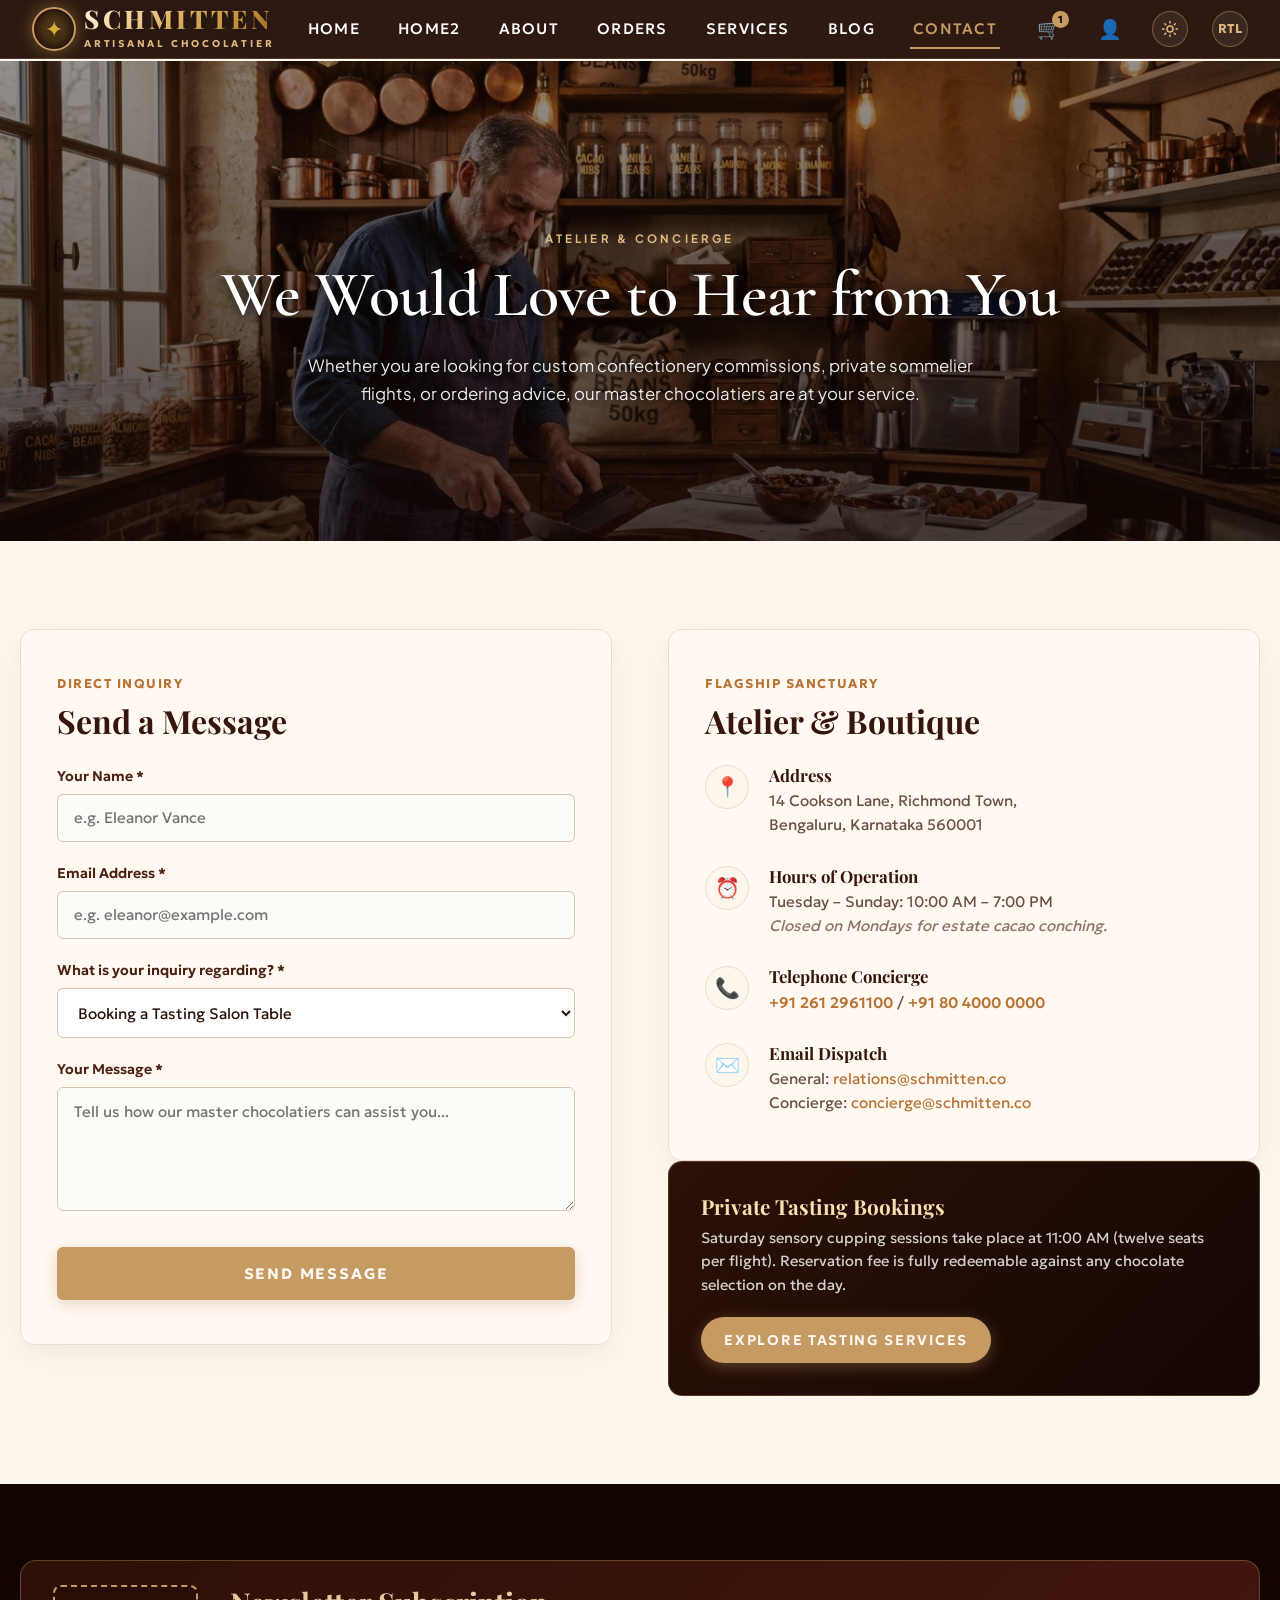
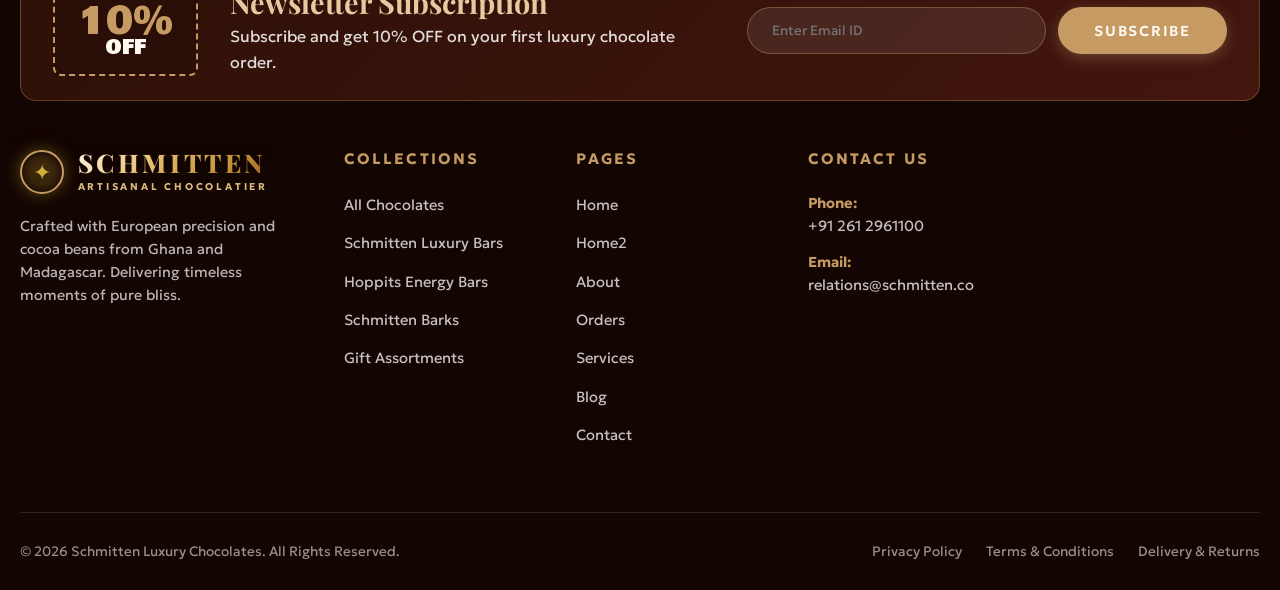
<file: contact.html>
<!doctype html>
<html lang="en">
<head>
  <meta charset="utf-8">
  <meta name="viewport" content="width=device-width, initial-scale=1, viewport-fit=cover">
  <title>Contact & Concierge — Schmitten Luxury Chocolates</title>
  <meta name="description" content="Get in touch with our master chocolatiers, book an atelier tasting, or request bespoke corporate and wedding gifting consultations.">
  <link rel="icon" href="assets/img/schmitten/logo.webp" type="image/webp">
  <link rel="stylesheet" href="assets/css/style.css">
  <link rel="stylesheet" href="assets/css/mobile-fixes.css">
</head>
<body>

  <!-- Toast Notification -->
  <div id="added" role="status">
    <span class="check-icon">✓</span>
    <strong>Message sent successfully. Our concierge will contact you shortly.</strong>
  </div>

  <!-- Main Header Navigation -->
  <header class="header">
    <div class="main-header">
      <div class="logo">
        <a href="index.html" class="custom-brand-logo">
          <div class="brand-crest-box">
            <span class="crest-icon">✦</span>
          </div>
          <div class="brand-text-block">
            <span class="brand-title">SCHMITTEN</span>
            <span class="brand-tagline">ARTISANAL CHOCOLATIER</span>
          </div>
        </a>
      </div>

      <!-- Navigation in exact specified order: Home → Home2 → About → Orders → Services → Blog → Contact -->
      <nav aria-label="Main Navigation">
        <ul class="main-menu">
          <li><a href="index.html">Home</a></li>
          <li><a href="home-2.html">Home2</a></li>
          <li><a href="about.html">About</a></li>
          <li><a href="orders.html">Orders</a></li>
          <li><a href="services.html">Services</a></li>
          <li><a href="blog.html">Blog</a></li>
          <li><a href="contact.html" class="active">Contact</a></li>
        </ul>
      </nav>

      <!-- Header Right Utilities -->
      <div class="main-menu-right">
        <!-- In-Place Search Bar -->
        <div class="header-inline-search-wrap" id="headerSearchWrap">
          <button class="nav-utility-btn" id="searchTriggerBtn" title="Search Chocolates" aria-label="Search">
            <span style="font-size:1.15rem;">🔍</span>
          </button>
          <div class="header-inline-search-field" id="headerSearchField">
            <input type="text" id="siteSearchInput" placeholder="Search chocolates, truffles..." autocomplete="off" aria-label="Search confections">
            <button type="button" id="closeSearchBtn" class="search-inline-close" aria-label="Close search">&times;</button>
          </div>
          <div class="search-live-dropdown" id="searchLiveDropdown" style="display:none;"></div>
        </div>

        <!-- Cart Icon -->
        <button class="nav-utility-btn" id="cartTriggerBtn" title="Shopping Cart" aria-label="Cart">
          <span style="font-size:1.2rem;">🛒</span>
          <span class="nav-badge" id="cartCountBadge">0</span>
        </button>

        <!-- Account Icon -->
        <button class="nav-utility-btn" onclick="alert('Meridian Connoisseur Portal: Please sign in or register to view order history and subscription deliveries.');" title="My Account" aria-label="Account">
          <span style="font-size:1.2rem;">👤</span>
        </button>

        <!-- Theme Toggle (Dark / Light Mode) -->
        <button class="nav-circle-btn theme-toggle-btn" id="themeToggleBtn" type="button" title="Toggle Light / Dark Mode" aria-label="Toggle Theme">
          <svg class="sun-icon" width="18" height="18" viewBox="0 0 24 24" fill="none" stroke="currentColor" stroke-width="2" stroke-linecap="round" stroke-linejoin="round">
            <circle cx="12" cy="12" r="4"></circle>
            <path d="M12 2v2M12 20v2M4.93 4.93l1.41 1.41M17.66 17.66l1.41 1.41M2 12h2M20 12h2M6.34 17.66l-1.41 1.41M19.07 4.93l-1.41 1.41"></path>
          </svg>
          <svg class="moon-icon" width="18" height="18" viewBox="0 0 24 24" fill="none" stroke="currentColor" stroke-width="2" stroke-linecap="round" stroke-linejoin="round" style="display:none;">
            <path d="M21 12.79A9 9 0 1 1 11.21 3 7 7 0 0 0 21 12.79z"></path>
          </svg>
        </button>

        <!-- RTL Toggle -->
        <button class="nav-circle-btn rtl-toggle-btn" id="rtlToggleBtn" type="button" title="Toggle RTL / LTR" aria-label="Toggle RTL">
          <span class="rtl-label">RTL</span>
        </button>

        <!-- Mobile Menu Toggle -->
        <button class="mobile-toggle" id="mobileMenuToggle" aria-label="Open Navigation Menu">
          <span style="font-size:1.4rem; color:var(--meridian-gold-light);">☰</span>
        </button>
      </div>
    </div>
  </header>

  <!-- Mobile Navigation Drawer -->
  <div class="mobile-drawer-overlay" id="mobileDrawerOverlay"></div>
  <aside class="mobile-drawer" id="mobileNavDrawer" aria-label="Mobile Navigation">
    <div>
      <button class="drawer-close" id="mobileDrawerClose" aria-label="Close Navigation Menu">&times;</button>
      <div style="margin-bottom: 2rem;">
        <a href="index.html" class="custom-brand-logo">
          <div class="brand-crest-box">
            <span class="crest-icon">✦</span>
          </div>
          <div class="brand-text-block">
            <span class="brand-title">SCHMITTEN</span>
            <span class="brand-tagline">ARTISANAL CHOCOLATIER</span>
          </div>
        </a>
      </div>
      <nav class="mobile-nav-links">
        <a href="index.html">Home</a>
        <a href="home-2.html">Home2</a>
        <a href="about.html">About</a>
        <a href="orders.html">Orders</a>
        <a href="services.html">Services</a>
        <a href="blog.html">Blog</a>
        <a href="contact.html" class="active">Contact</a>
      </nav>
      <div style="display: flex; gap: 0.75rem; margin-top: 1.5rem; padding-top: 1.25rem; border-top: 1px solid rgba(255,255,255,0.15);">
        <button class="nav-circle-btn theme-toggle-btn" type="button" title="Toggle Light / Dark Mode" aria-label="Toggle Theme">
          <svg class="sun-icon" width="18" height="18" viewBox="0 0 24 24" fill="none" stroke="currentColor" stroke-width="2" stroke-linecap="round" stroke-linejoin="round">
            <circle cx="12" cy="12" r="4"></circle>
            <path d="M12 2v2M12 20v2M4.93 4.93l1.41 1.41M17.66 17.66l1.41 1.41M2 12h2M20 12h2M6.34 17.66l-1.41 1.41M19.07 4.93l-1.41 1.41"></path>
          </svg>
          <svg class="moon-icon" width="18" height="18" viewBox="0 0 24 24" fill="none" stroke="currentColor" stroke-width="2" stroke-linecap="round" stroke-linejoin="round" style="display:none;">
            <path d="M21 12.79A9 9 0 1 1 11.21 3 7 7 0 0 0 21 12.79z"></path>
          </svg>
        </button>
        <button class="nav-circle-btn rtl-toggle-btn" type="button" title="Toggle RTL / LTR" aria-label="Toggle RTL">
          <span class="rtl-label">RTL</span>
        </button>
      </div>
    </div>
    <div style="color: rgba(255,255,255,0.7); font-size: 0.85rem; padding-top:1.5rem; border-top:1px solid rgba(255,255,255,0.15);">
      <p style="margin-bottom:0.25rem;">Master Chocolatier Concierge:</p>
      <p style="color: var(--meridian-gold-light); font-weight: 600;">concierge@meridiancacao.com</p>
    </div>
  </aside>

  <!-- Cart Modal Drawer -->
  <div class="cart-modal" aria-hidden="true">
    <div class="cart-panel">
      <div class="cart-header">
        <h3>Your Sweet Selection</h3>
        <button class="cart-close" aria-label="Close Cart">&times;</button>
      </div>
      <div class="cart-body">
        <div class="cart-empty" style="text-align: center; padding: 3rem 1rem;">
          <p style="font-size: 1.1rem; color: #765d52;">Your selection is currently empty.</p>
          <a href="orders.html" class="btn btn-primary" style="margin-top: 1rem; display: inline-block;">Discover Chocolates</a>
        </div>
        <div class="cart-items-list"></div>
      </div>
      <div class="cart-footer">
        <div class="cart-total-row">
          <span>Subtotal</span>
          <span class="cart-subtotal-val">$0.00</span>
        </div>
        <button class="btn btn-primary btn-checkout" style="width: 100%; margin-top: 1rem;">Proceed to Checkout</button>
      </div>
    </div>
  </div>

  <main id="main">

    <!-- 1. CONTACT HERO BANNER -->
    <section class="about-hero-banner" style="background-image: linear-gradient(180deg, rgba(20, 7, 4, 0.45) 0%, rgba(20, 7, 4, 0.75) 100%), url('assets/img/artisan/about_hero_atelier.jpg');">
      <div class="container" data-aos="fade-up">
        <div class="section-eyebrow" style="color:var(--meridian-gold-light);">ATELIER &amp; CONCIERGE</div>
        <h1 class="section-hero-title light" style="font-size:clamp(2.4rem, 5vw, 4rem); margin-bottom:1.25rem;">
          We Would Love to Hear from You
        </h1>
        <p class="section-subtitle light" style="max-width:680px; margin:0 auto;">
          Whether you are looking for custom confectionery commissions, private sommelier flights, or ordering advice, our master chocolatiers are at your service.
        </p>
      </div>
    </section>

    <!-- 2. CONTACT CONTENT SECTION -->
    <section style="padding: 5.5rem 0; background-color: var(--meridian-cream, #fdfaf6);">
      <div class="container">
        <div class="contact-main-grid">
          
          <!-- Left: Contact Form -->
          <div class="contact-form-card" data-aos="fade-up">
            <span style="font-size: 0.8rem; font-weight: 700; color: var(--gold-copper); letter-spacing: 0.12em; text-transform: uppercase; display: block; margin-bottom: 0.5rem;">Direct Inquiry</span>
            <h2 style="font-family: var(--font-serif); font-size: 2rem; color: #35160d; margin-bottom: 1.5rem;">Send a Message</h2>
            
            <form id="contactForm" onsubmit="event.preventDefault(); const toast = document.getElementById('added'); if(toast){ toast.classList.add('show'); setTimeout(() => toast.classList.remove('show'), 3500); this.reset(); }">
              <div style="display: flex; flex-direction: column; gap: 1.25rem;">
                <div>
                  <label for="contact_name" style="display: block; font-size: 0.88rem; font-weight: 600; color: #4a2113; margin-bottom: 0.4rem;">Your Name *</label>
                  <input type="text" id="contact_name" class="form-control" required placeholder="e.g. Eleanor Vance" style="width: 100%; padding: 0.85rem 1rem; border: 1px solid #d8c5b4; border-radius: 6px; font-size: 0.95rem;">
                </div>
                <div>
                  <label for="contact_email" style="display: block; font-size: 0.88rem; font-weight: 600; color: #4a2113; margin-bottom: 0.4rem;">Email Address *</label>
                  <input type="email" id="contact_email" class="form-control" required placeholder="e.g. eleanor@example.com" style="width: 100%; padding: 0.85rem 1rem; border: 1px solid #d8c5b4; border-radius: 6px; font-size: 0.95rem;">
                </div>
                <div>
                  <label for="contact_topic" style="display: block; font-size: 0.88rem; font-weight: 600; color: #4a2113; margin-bottom: 0.4rem;">What is your inquiry regarding? *</label>
                  <select id="contact_topic" class="form-control" required style="width: 100%; padding: 0.85rem 1rem; border: 1px solid #d8c5b4; border-radius: 6px; font-size: 0.95rem; background: #fff;">
                    <option value="Tasting Salon Booking">Booking a Tasting Salon Table</option>
                    <option value="Corporate Gifting">Corporate Milestone &amp; Executive Gifting</option>
                    <option value="Wedding Favors">Bespoke Wedding &amp; Anniversary Monograms</option>
                    <option value="Order Tracking">Existing Order Status &amp; Tracking</option>
                    <option value="Masterclasses">Masterclass &amp; Workshop Inquiries</option>
                    <option value="General Question">General Connoisseur Question</option>
                  </select>
                </div>
                <div>
                  <label for="contact_message" style="display: block; font-size: 0.88rem; font-weight: 600; color: #4a2113; margin-bottom: 0.4rem;">Your Message *</label>
                  <textarea id="contact_message" rows="5" class="form-control" required placeholder="Tell us how our master chocolatiers can assist you..." style="width: 100%; padding: 0.85rem 1rem; border: 1px solid #d8c5b4; border-radius: 6px; font-size: 0.95rem;"></textarea>
                </div>
                <button type="submit" class="btn btn-primary" style="padding: 1rem 2rem; font-size: 0.95rem; font-weight: 700; border-radius: 6px; margin-top: 0.5rem; width: 100%;">Send Message</button>
              </div>
            </form>
          </div>

          <!-- Right: Atelier & Salon Details -->
          <div data-aos="fade-up" data-aos-delay="100">
            <div class="contact-info-card">
              <span style="font-size: 0.8rem; font-weight: 700; color: var(--gold-copper); letter-spacing: 0.12em; text-transform: uppercase; display: block; margin-bottom: 0.5rem;">Flagship Sanctuary</span>
              <h2 style="font-family: var(--font-serif); font-size: 2rem; color: #35160d; margin-bottom: 1.5rem;">Atelier &amp; Boutique</h2>

              <div style="display: flex; flex-direction: column; gap: 1.75rem;">
                
                <div style="display: flex; gap: 1.25rem;">
                  <div style="width: 44px; height: 44px; border-radius: 50%; background: #fdf6ed; border: 1px solid #ebdcd0; display: flex; align-items: center; justify-content: center; color: var(--gold-copper); font-size: 1.25rem; flex-shrink: 0;">
                    📍
                  </div>
                  <div>
                    <h4 style="font-size: 1.05rem; color: #35160d; margin-bottom: 0.25rem;">Address</h4>
                    <p style="color: #6a5146; line-height: 1.6; margin: 0; font-size: 0.95rem;">
                      14 Cookson Lane, Richmond Town,<br>
                      Bengaluru, Karnataka 560001
                    </p>
                  </div>
                </div>

                <div style="display: flex; gap: 1.25rem;">
                  <div style="width: 44px; height: 44px; border-radius: 50%; background: #fdf6ed; border: 1px solid #ebdcd0; display: flex; align-items: center; justify-content: center; color: var(--gold-copper); font-size: 1.25rem; flex-shrink: 0;">
                    ⏰
                  </div>
                  <div>
                    <h4 style="font-size: 1.05rem; color: #35160d; margin-bottom: 0.25rem;">Hours of Operation</h4>
                    <p style="color: #6a5146; line-height: 1.6; margin: 0; font-size: 0.95rem;">
                      Tuesday – Sunday: 10:00 AM – 7:00 PM<br>
                      <span style="font-style: italic; color: #8c7368;">Closed on Mondays for estate cacao conching.</span>
                    </p>
                  </div>
                </div>

                <div style="display: flex; gap: 1.25rem;">
                  <div style="width: 44px; height: 44px; border-radius: 50%; background: #fdf6ed; border: 1px solid #ebdcd0; display: flex; align-items: center; justify-content: center; color: var(--gold-copper); font-size: 1.25rem; flex-shrink: 0;">
                    📞
                  </div>
                  <div>
                    <h4 style="font-size: 1.05rem; color: #35160d; margin-bottom: 0.25rem;">Telephone Concierge</h4>
                    <p style="color: #6a5146; line-height: 1.6; margin: 0; font-size: 0.95rem;">
                      <a href="tel:+912612961100" style="color: var(--gold-copper); text-decoration: none; font-weight: 600;">+91 261 2961100</a> / 
                      <a href="tel:+918040000000" style="color: var(--gold-copper); text-decoration: none; font-weight: 600;">+91 80 4000 0000</a>
                    </p>
                  </div>
                </div>

                <div style="display: flex; gap: 1.25rem;">
                  <div style="width: 44px; height: 44px; border-radius: 50%; background: #fdf6ed; border: 1px solid #ebdcd0; display: flex; align-items: center; justify-content: center; color: var(--gold-copper); font-size: 1.25rem; flex-shrink: 0;">
                    ✉️
                  </div>
                  <div>
                    <h4 style="font-size: 1.05rem; color: #35160d; margin-bottom: 0.25rem;">Email Dispatch</h4>
                    <p style="color: #6a5146; line-height: 1.6; margin: 0; font-size: 0.95rem;">
                      General: <a href="mailto:relations@schmitten.co" style="color: var(--gold-copper); text-decoration: none;">relations@schmitten.co</a><br>
                      Concierge: <a href="mailto:concierge@schmitten.co" style="color: var(--gold-copper); text-decoration: none;">concierge@schmitten.co</a>
                    </p>
                  </div>
                </div>

              </div>
            </div>

            <div style="background: linear-gradient(135deg, #2b1107 0%, #150603 100%); border-radius: 14px; padding: 2rem; color: #ffffff; border: 1px solid rgba(197, 155, 99, 0.3);">
              <h4 style="font-family: var(--font-serif); font-size: 1.3rem; color: var(--gold-champagne); margin-bottom: 0.5rem;">Private Tasting Bookings</h4>
              <p style="font-size: 0.92rem; color: rgba(255,255,255,0.8); line-height: 1.6; margin-bottom: 1.25rem;">
                Saturday sensory cupping sessions take place at 11:00 AM (twelve seats per flight). Reservation fee is fully redeemable against any chocolate selection on the day.
              </p>
              <a href="services.html" class="btn btn-primary" style="font-size: 0.88rem; padding: 0.65rem 1.4rem;">Explore Tasting Services</a>
            </div>
          </div>

        </div>
      </div>
    </section>

  </main>

  <!-- Luxury Footer & 10% OFF Newsletter Banner -->
  <footer class="footer-wrap">
    <div class="container">
      <div class="offer-card" data-aos="fade-up">
        <div class="offer-badge">
          10%<span>OFF</span>
        </div>
        <div>
          <h3 class="section-main-title text-yellow" style="font-size: 1.8rem; margin-bottom: 0.3rem;">Newsletter Subscription</h3>
          <p style="color: rgba(255,255,255,0.85); font-size: 1rem; margin: 0;">Subscribe and get 10% OFF on your first luxury chocolate order.</p>
        </div>
        <form class="newsletter-form" id="FooterSubscribeForm">
          <input type="email" class="newsletter-input" placeholder="Enter Email ID" required>
          <button type="submit" class="btn btn-primary">SUBSCRIBE</button>
        </form>
      </div>

      <div class="footer-nav-grid">
        <div class="footer-col">
          <div style="margin-bottom: 1.25rem;">
            <a href="index.html" class="custom-brand-logo">
              <div class="brand-crest-box">
                <span class="crest-icon">✦</span>
              </div>
              <div class="brand-text-block">
                <span class="brand-title">SCHMITTEN</span>
                <span class="brand-tagline">ARTISANAL CHOCOLATIER</span>
              </div>
            </a>
          </div>
          <p style="color: rgba(255,255,255,0.7); font-size: 0.9rem; line-height: 1.6;">
            Crafted with European precision and cocoa beans from Ghana and Madagascar. Delivering timeless moments of pure bliss.
          </p>
        </div>

        <div class="footer-col">
          <h4>Collections</h4>
          <ul>
            <li><a href="orders.html">All Chocolates</a></li>
            <li><a href="orders.html">Schmitten Luxury Bars</a></li>
            <li><a href="orders.html">Hoppits Energy Bars</a></li>
            <li><a href="orders.html">Schmitten Barks</a></li>
            <li><a href="orders.html">Gift Assortments</a></li>
          </ul>
        </div>

        <div class="footer-col">
          <h4>Pages</h4>
          <ul>
            <li><a href="index.html">Home</a></li>
            <li><a href="home-2.html">Home2</a></li>
            <li><a href="about.html">About</a></li>
            <li><a href="orders.html">Orders</a></li>
            <li><a href="services.html">Services</a></li>
            <li><a href="blog.html">Blog</a></li>
            <li><a href="contact.html">Contact</a></li>
          </ul>
        </div>

        <div class="footer-col">
          <h4>Contact Us</h4>
          <ul>
            <li style="color: rgba(255,255,255,0.7); font-size: 0.9rem;">
              <strong style="color: var(--gold);">Phone:</strong><br>
              <a href="tel:+912612961100">+91 261 2961100</a>
            </li>
            <li style="color: rgba(255,255,255,0.7); font-size: 0.9rem;">
              <strong style="color: var(--gold);">Email:</strong><br>
              <a href="mailto:relations@schmitten.co">relations@schmitten.co</a>
            </li>
          </ul>
        </div>
      </div>

      <div class="copyright-bar">
        <div>© 2026 Schmitten Luxury Chocolates. All Rights Reserved.</div>
        <div class="copyright-links">
          <a href="about.html">Privacy Policy</a>
          <a href="about.html">Terms &amp; Conditions</a>
          <a href="services.html">Delivery &amp; Returns</a>
        </div>
      </div>
    </div>
  </footer>

  <script src="assets/js/data.js"></script>
  <script src="assets/js/main.js"></script>
</body>
</html>
</file>
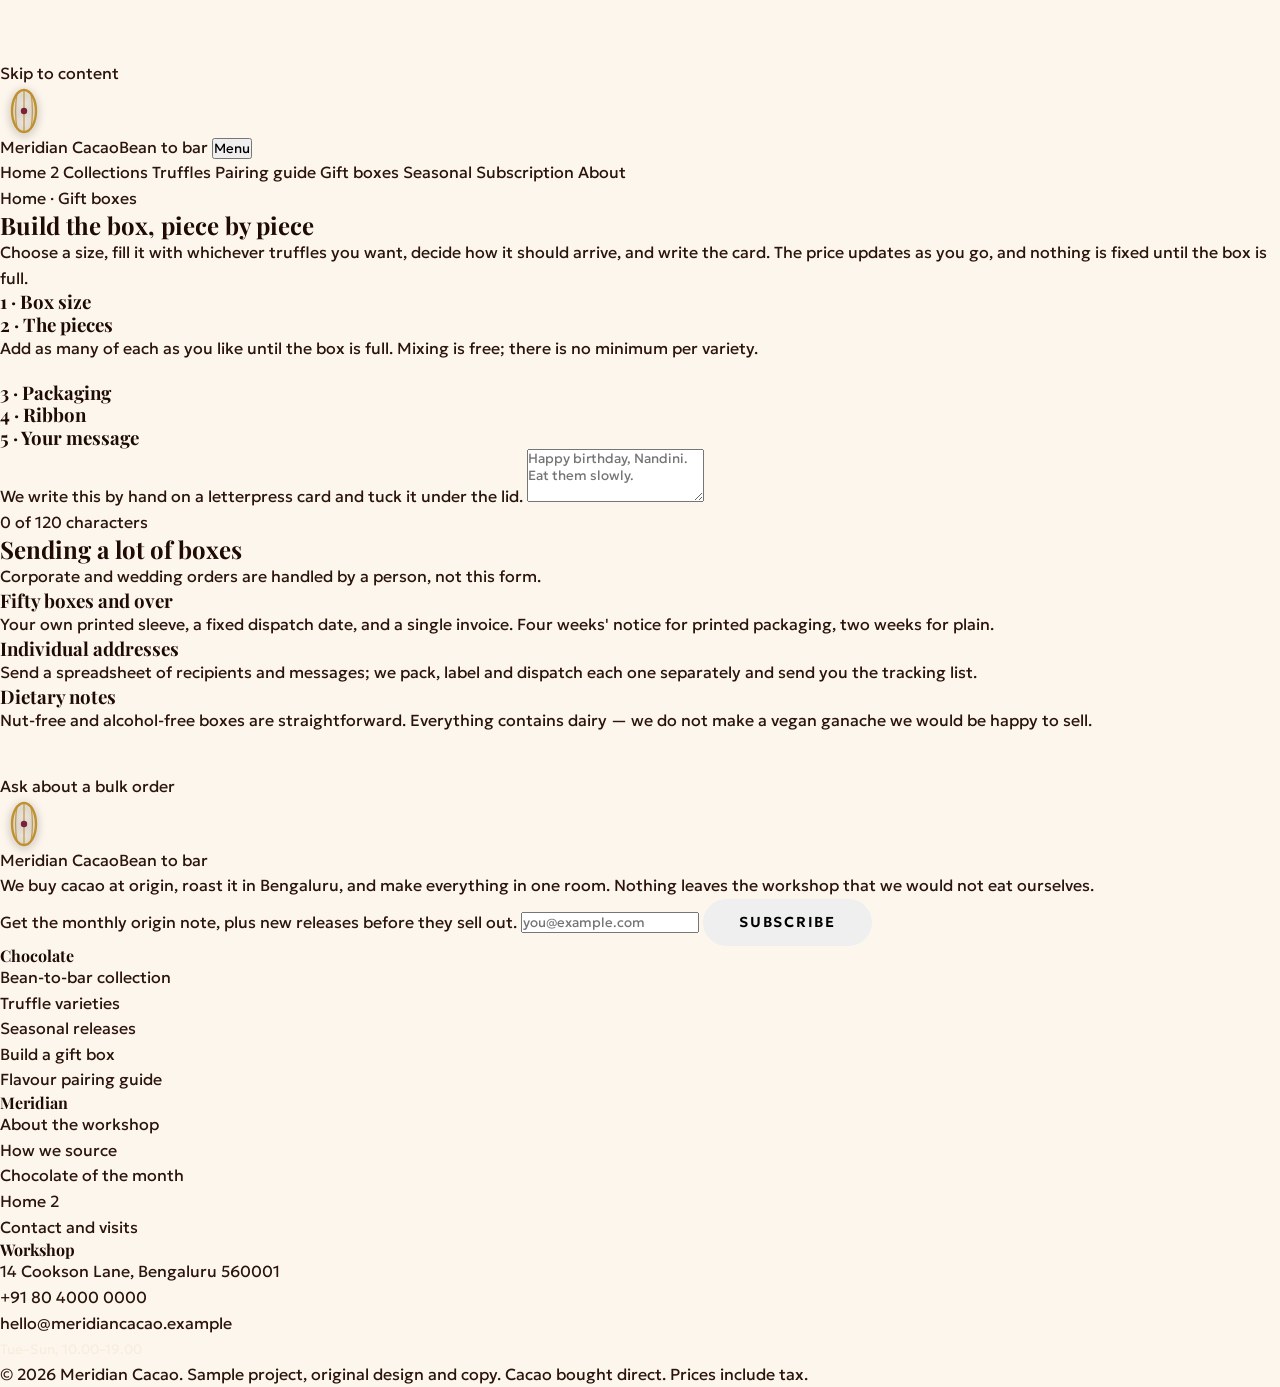
<file: gift-box.html>
<!doctype html>
<html lang="en">
<head>
<meta charset="utf-8">
<meta name="viewport" content="width=device-width, initial-scale=1, viewport-fit=cover">
<title>Build a gift box — Meridian Cacao</title>
<meta name="description" content="Choose the size, the pieces, the packaging, the ribbon and the message.">
<link rel="icon" href="assets/img/favicon.svg" type="image/svg+xml">
<link rel="preconnect" href="https://fonts.googleapis.com">
<link rel="preconnect" href="https://fonts.gstatic.com" crossorigin>
<link href="https://fonts.googleapis.com/css2?family=Fraunces:opsz,wght@9..144,300..700&family=Karla:wght@300;400;500&display=swap" rel="stylesheet">
<link rel="stylesheet" href="assets/css/style.css">
  <link rel="stylesheet" href="assets/css/mobile-fixes.css">
</head>
<body>
<a class="skip" href="#main">Skip to content</a>
<header class="masthead">
  <div class="wrap masthead__inner">
    <a class="logo" href="index.html">
      <img class="logo__mark" src="assets/img/logo.svg" alt="">
      <span class="logo__name">Meridian Cacao<span>Bean to bar</span></span>
    </a>
    <button class="nav-toggle" type="button" aria-expanded="false" aria-controls="primary-nav">Menu</button>
    <nav class="nav" id="primary-nav" data-open="false" aria-label="Primary">
      <a href="home-2.html">Home 2</a>
      <a href="collections.html">Collections</a>
      <a href="truffles.html">Truffles</a>
      <a href="pairings.html">Pairing guide</a>
      <a href="gift-box.html" aria-current="page">Gift boxes</a>
      <a href="seasonal.html">Seasonal</a>
      <a href="subscription.html">Subscription</a>
      <a href="about.html">About</a>
    </nav>
  </div>
</header>
<main id="main">
<section class="page-head">
  <div class="wrap">
    <p class="crumb"><a href="index.html">Home</a> · Gift boxes</p>
    <h1>Build the box, piece by piece</h1>
    <p>Choose a size, fill it with whichever truffles you want, decide how it should arrive, and write the card. The price updates as you go, and nothing is fixed until the box is full.</p>
  </div>
</section>

<section class="section">
  <div class="wrap">
    <div class="builder" id="giftbox">
      <div>
        <div class="panel">
          <h3>1 · Box size</h3>
          <div class="optionset" id="gb-sizes"></div>
        </div>

        <div class="panel">
          <h3>2 · The pieces</h3>
          <p class="note" style="margin-bottom:1.25rem">Add as many of each as you like until the box is full. Mixing is free; there is no minimum per variety.</p>
          <div class="picker" id="gb-picks"></div>
        </div>

        <div class="panel">
          <h3>3 · Packaging</h3>
          <div class="optionset" id="gb-packaging"></div>
        </div>

        <div class="panel">
          <h3>4 · Ribbon</h3>
          <div class="optionset" id="gb-ribbons"></div>
        </div>

        <div class="panel">
          <h3>5 · Your message</h3>
          <label for="gb-message">We write this by hand on a letterpress card and tuck it under the lid.</label>
          <textarea id="gb-message" rows="3" maxlength="120" placeholder="Happy birthday, Nandini. Eat them slowly."></textarea>
          <p class="note" id="gb-message-count">0 of 120 characters</p>
        </div>
      </div>

      <aside class="summary" id="gb-summary" aria-live="polite"></aside>
    </div>
  </div>
</section>

<section class="section section--warm">
  <div class="wrap">
    <div class="heading-row">
      <h2>Sending a lot of boxes</h2>
      <p>Corporate and wedding orders are handled by a person, not this form.</p>
    </div>
    <div class="grid grid--three">
      <article class="card">
        <h3>Fifty boxes and over</h3>
        <p>Your own printed sleeve, a fixed dispatch date, and a single invoice. Four weeks' notice for printed packaging, two weeks for plain.</p>
      </article>
      <article class="card">
        <h3>Individual addresses</h3>
        <p>Send a spreadsheet of recipients and messages; we pack, label and dispatch each one separately and send you the tracking list.</p>
      </article>
      <article class="card">
        <h3>Dietary notes</h3>
        <p>Nut-free and alcohol-free boxes are straightforward. Everything contains dairy — we do not make a vegan ganache we would be happy to sell.</p>
      </article>
    </div>
    <p style="margin-top:2.5rem"><a class="link-quiet" href="contact.html">Ask about a bulk order</a></p>
  </div>
</section>
</main>
<footer class="colophon">
  <div class="wrap">
    <div class="colophon__grid">
      <div>
        <a class="logo" href="index.html" style="margin-bottom:1rem">
          <img class="logo__mark" src="assets/img/logo.svg" alt="">
          <span class="logo__name">Meridian Cacao<span>Bean to bar</span></span>
        </a>
        <p>We buy cacao at origin, roast it in Bengaluru, and make everything in one room. Nothing leaves the workshop that we would not eat ourselves.</p>
        <form class="newsletter" data-demo="Thank you — your first origin note is on its way.">
          <label for="nl-email">Get the monthly origin note, plus new releases before they sell out.</label>
          <input id="nl-email" type="email" required placeholder="you@example.com">
          <button class="btn" type="submit">Subscribe</button>
          <p class="status-msg" role="status" style="width:100%"></p>
        </form>
      </div>
      <div>
        <h4>Chocolate</h4>
        <ul>
          <li><a href="collections.html">Bean-to-bar collection</a></li>
          <li><a href="truffles.html">Truffle varieties</a></li>
          <li><a href="seasonal.html">Seasonal releases</a></li>
          <li><a href="gift-box.html">Build a gift box</a></li>
          <li><a href="pairings.html">Flavour pairing guide</a></li>
        </ul>
      </div>
      <div>
        <h4>Meridian</h4>
        <ul>
          <li><a href="about.html">About the workshop</a></li>
          <li><a href="about.html#sourcing">How we source</a></li>
          <li><a href="subscription.html">Chocolate of the month</a></li>
          <li><a href="home-2.html">Home 2</a></li>
          <li><a href="contact.html">Contact and visits</a></li>
        </ul>
      </div>
      <div>
        <h4>Workshop</h4>
        <ul>
          <li><a href="contact.html">14 Cookson Lane, Bengaluru 560001</a></li>
          <li><a href="tel:+918040000000">+91 80 4000 0000</a></li>
          <li><a href="mailto:hello@meridiancacao.example">hello@meridiancacao.example</a></li>
          <li><span style="color:rgba(243,231,211,.6);font-size:.85rem">Tue–Sun, 10.00–19.00</span></li>
        </ul>
      </div>
    </div>
    <div class="colophon__base">
      <span>&copy; <span id="year">2026</span> Meridian Cacao. Sample project, original design and copy.</span>
      <span>Cacao bought direct. Prices include tax.</span>
    </div>
  </div>
</footer>
<script src="assets/js/data.js"></script>
<script src="assets/js/main.js"></script>
</body>
</html>
</file>
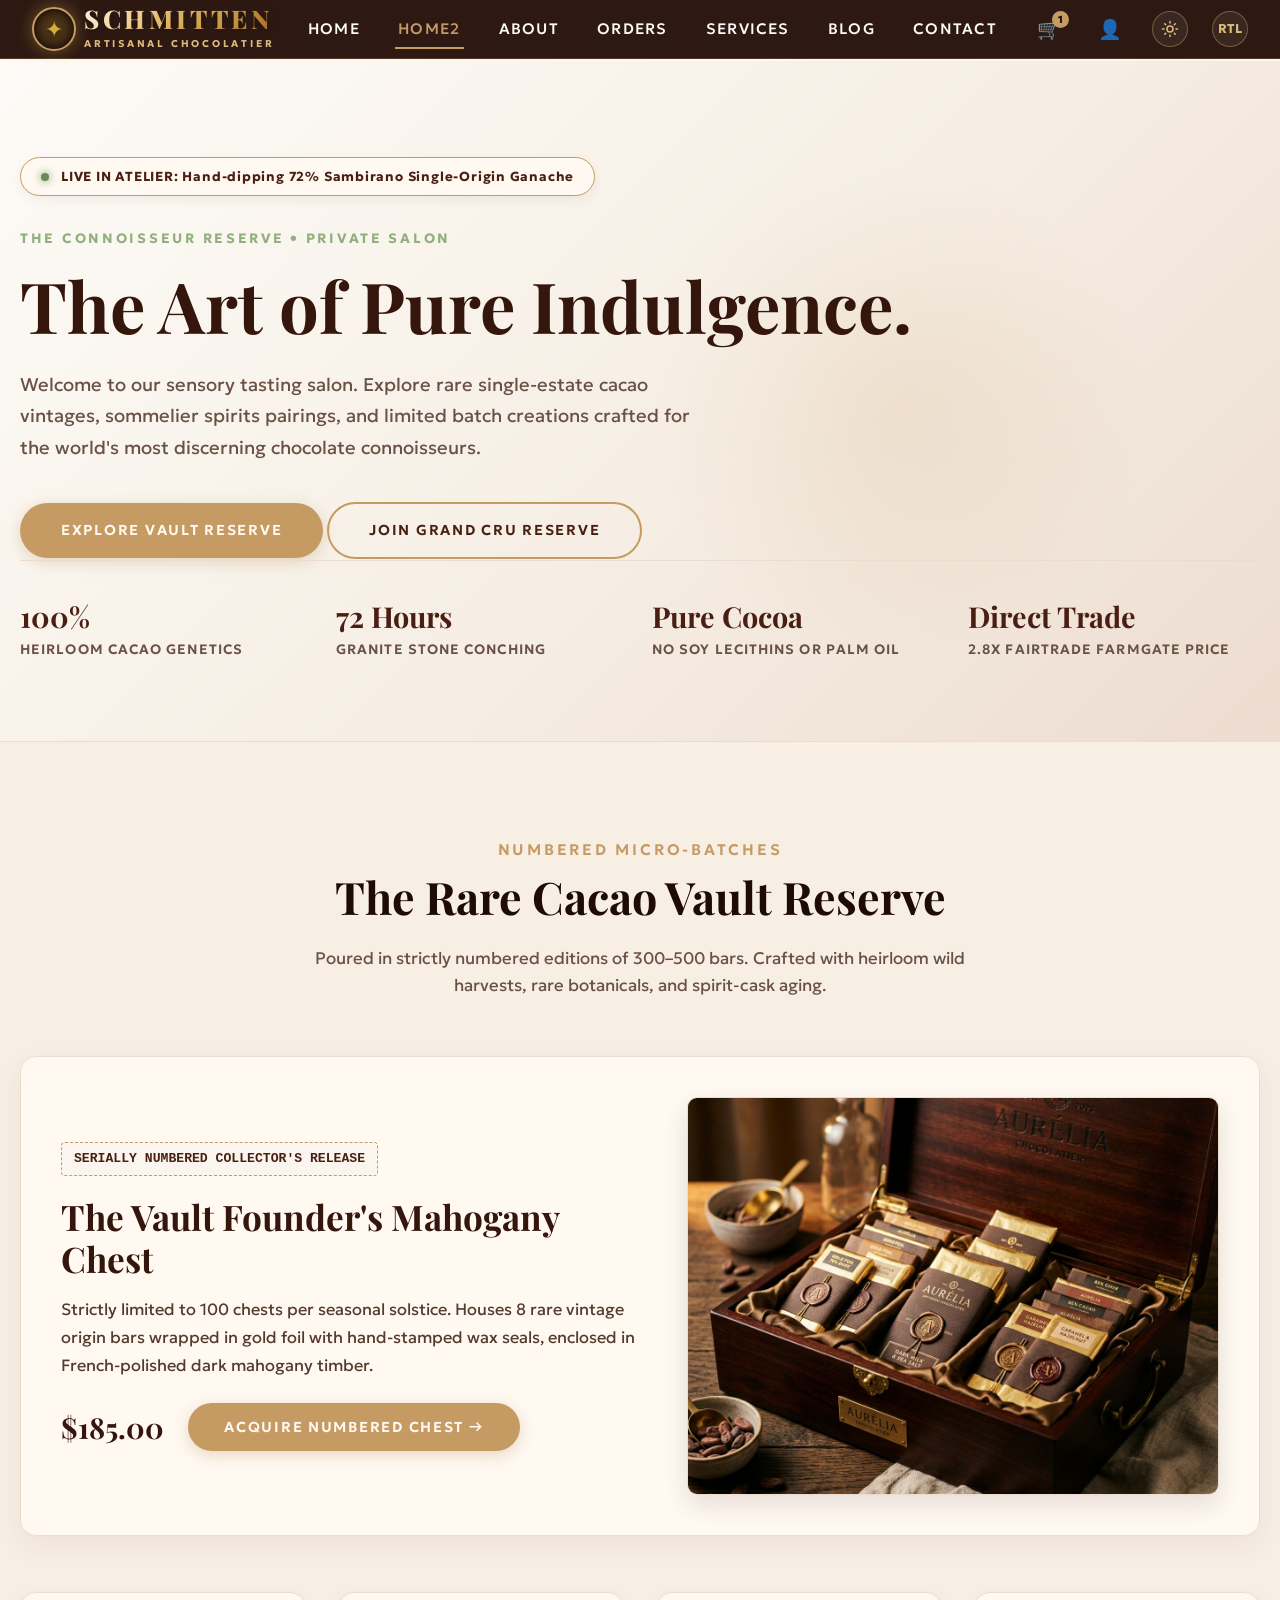
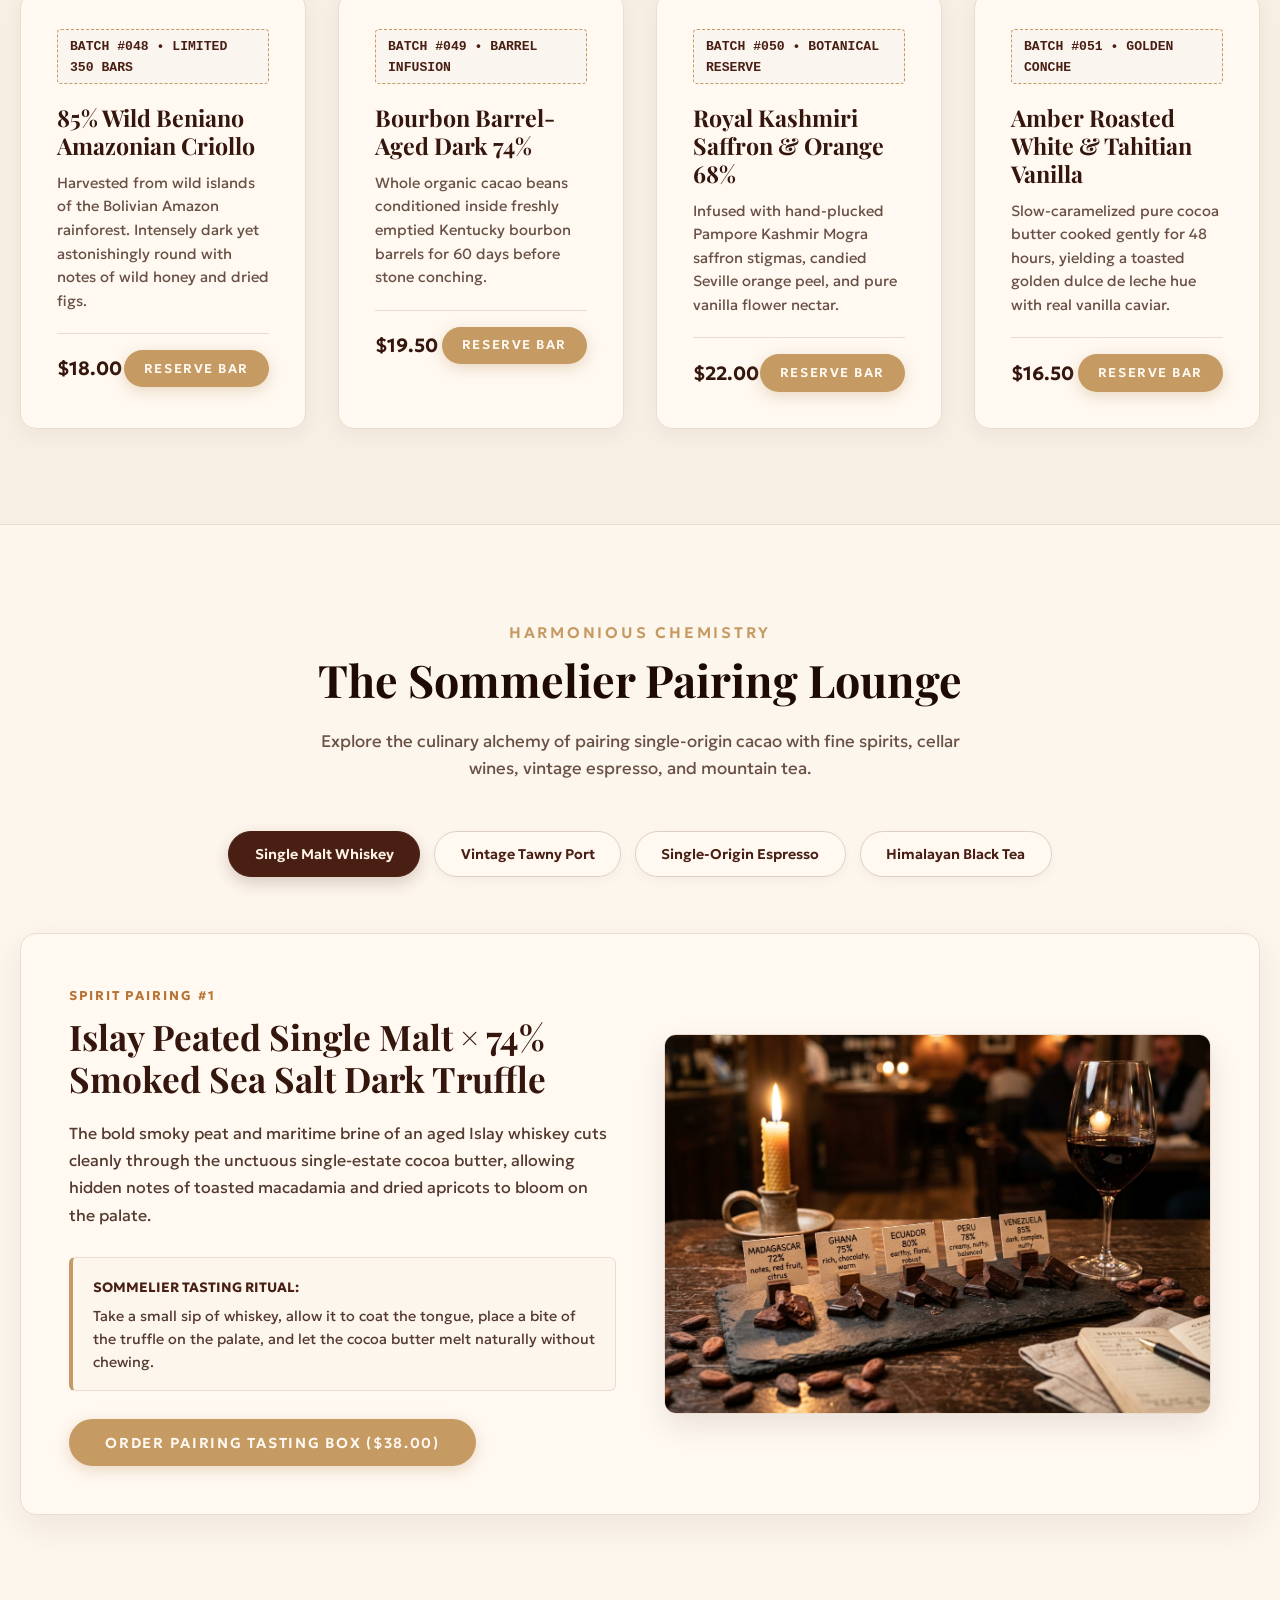
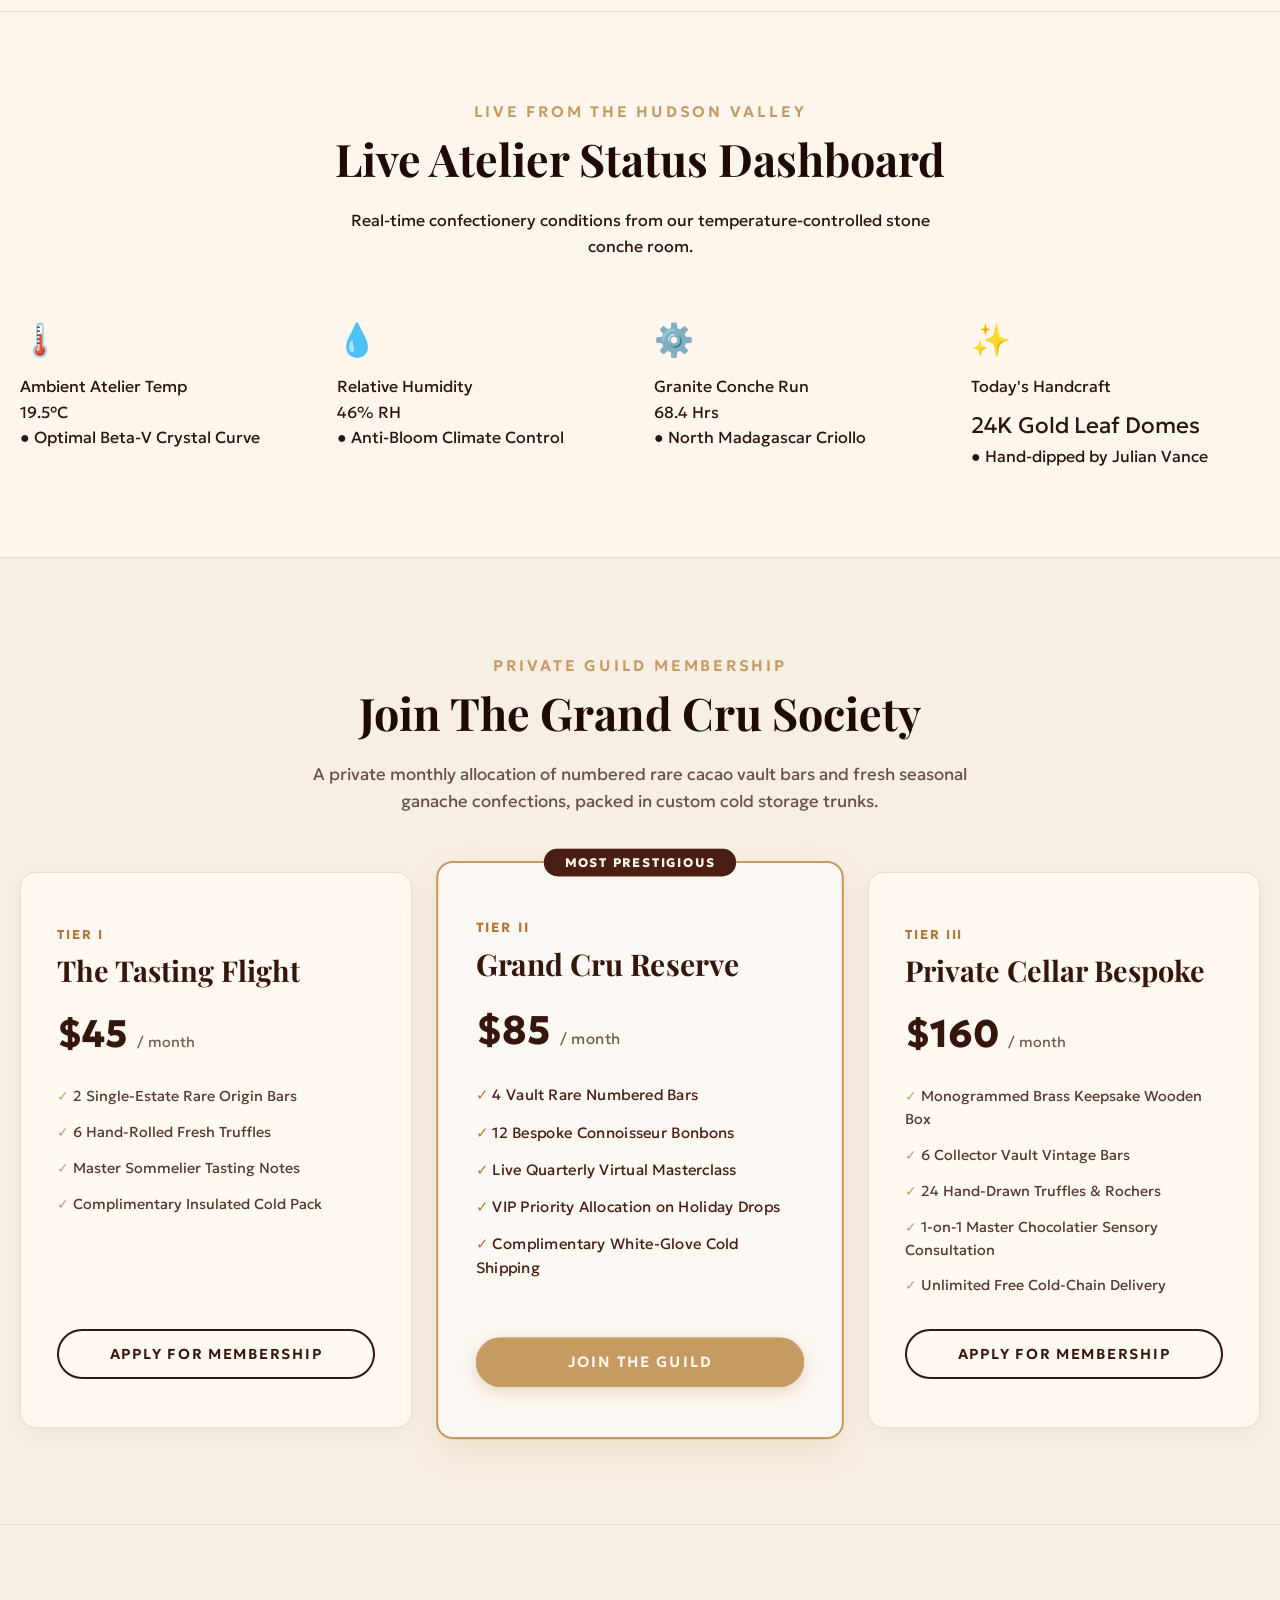
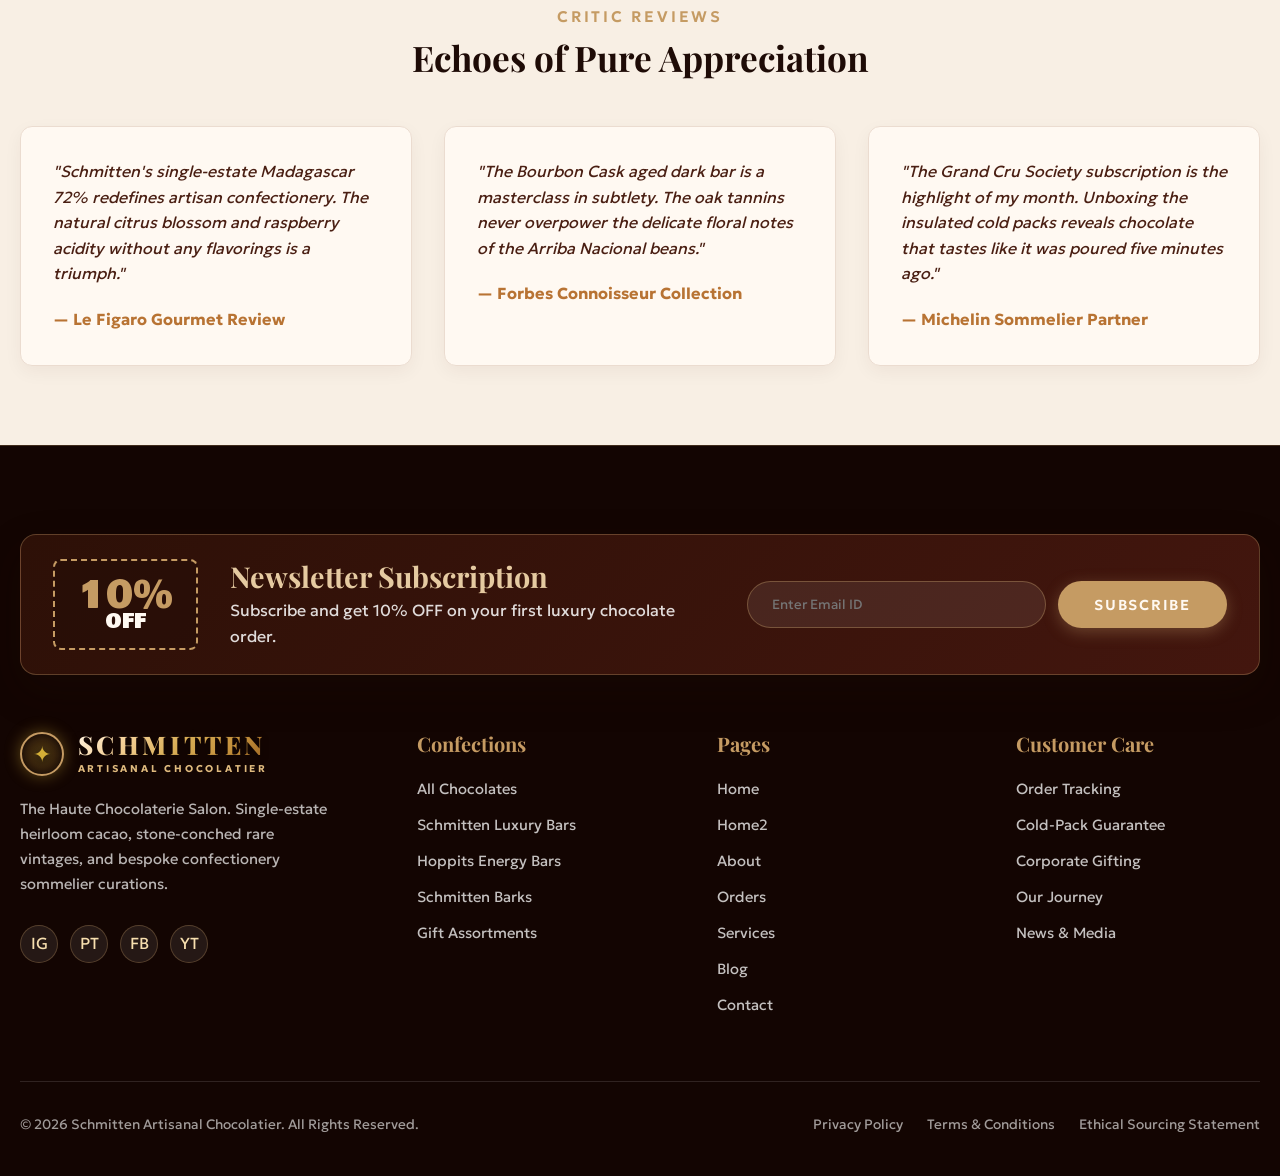
<file: home-2.html>
<!doctype html>
<html lang="en">
<head>
  <meta charset="utf-8">
  <meta name="viewport" content="width=device-width, initial-scale=1, viewport-fit=cover">
  <title>Haute Chocolaterie Salon & Connoisseur Reserve — Schmitten Luxury Chocolates</title>
  <meta name="description" content="Enter the Schmitten Connoisseur Reserve. An immersive sensory exploration of single-estate rare cacao harvests, sommelier spirit pairings, and private atelier craft.">
  <link rel="icon" href="assets/img/schmitten/logo.webp" type="image/webp">
  <link rel="stylesheet" href="assets/css/style.css">
  <link rel="stylesheet" href="assets/css/mobile-fixes.css">
</head>
<body>

  <!-- Toast Notification Feedback -->
  <div id="added" role="status">
    <span class="check-icon">✓</span>
    <strong id="toastMessage">Item added to your selection.</strong>
  </div>

  <!-- Cart Modal Drawer -->
  <div class="cart-modal" id="cartDrawer" aria-hidden="true">
    <div class="cart-panel">
      <div class="cart-header">
        <h3 style="font-family:var(--font-serif); font-size:1.6rem; color:var(--choco-mid);">Your Connoisseur Selection</h3>
        <button class="cart-close" id="closeCartBtn" aria-label="Close Cart">&times;</button>
      </div>
      <div class="cart-items-wrap" id="cartItemsContainer">
        <!-- Rendered dynamically by main.js -->
      </div>
      <div class="cart-footer">
        <div style="background:#fdf6ed; padding:0.75rem 1rem; border-radius:6px; margin-bottom:1.25rem; border:1px dashed var(--gold); font-size:0.85rem; color:#4a1f13; text-align:center;">
          Complimentary Insulated Cold-Pack Delivery On All Orders
        </div>
        <div class="cart-total-row">
          <span style="font-weight:600; color:#35160d;">Estimated Subtotal:</span>
          <span class="cart-total-price" id="cartTotalPrice" style="color:var(--gold-copper);">$0.00</span>
        </div>
        <a href="orders.html" class="btn btn-primary" style="width: 100%; text-align: center;">Proceed to Checkout</a>
      </div>
    </div>
  </div>

  <!-- 1. HEADER / NAVBAR (Exact Sequence: Home → Home2 → About → Orders → Services → Blog) -->
  <header class="header" id="mainHeader">
    <div class="main-header">
      <!-- Brand Logo -->
      <div class="logo">
        <a href="index.html" class="custom-brand-logo">
          <div class="brand-crest-box">
            <span class="crest-icon">✦</span>
          </div>
          <div class="brand-text-block">
            <span class="brand-title">SCHMITTEN</span>
            <span class="brand-tagline">ARTISANAL CHOCOLATIER</span>
          </div>
        </a>
      </div>

      <!-- Main Navigation Menu: Exact requested sequence -->
      <nav aria-label="Main Navigation">
        <ul class="main-menu">
          <li><a href="index.html">Home</a></li>
          <li><a href="home-2.html" class="active">Home2</a></li>
          <li><a href="about.html">About</a></li>
          <li><a href="orders.html">Orders</a></li>
          <li><a href="services.html">Services</a></li>
          <li><a href="blog.html">Blog</a></li>
          <li><a href="contact.html">Contact</a></li>
        </ul>
      </nav>

      <!-- Utility Icons -->
      <div class="main-menu-right">
        <!-- In-Place Search Bar -->
        <div class="header-inline-search-wrap" id="headerSearchWrap">
          <button class="nav-utility-btn" id="searchTriggerBtn" title="Search Chocolates" aria-label="Search">
            <span style="font-size:1.15rem;">🔍</span>
          </button>
          <div class="header-inline-search-field" id="headerSearchField">
            <input type="text" id="siteSearchInput" placeholder="Search chocolates, truffles..." autocomplete="off" aria-label="Search confections">
            <button type="button" id="closeSearchBtn" class="search-inline-close" aria-label="Close search">&times;</button>
          </div>
          <div class="search-live-dropdown" id="searchLiveDropdown" style="display:none;"></div>
        </div>

        <button class="nav-utility-btn" id="cartTriggerBtn" title="Shopping Cart" aria-label="Cart">
          <span style="font-size:1.2rem;">🛒</span>
          <span class="nav-badge" id="cartCountBadge">0</span>
        </button>

        <button class="nav-utility-btn" onclick="window.location.href='login.html';" title="My Account" aria-label="Account">
          <span style="font-size:1.2rem;">👤</span>
        </button>

        <!-- Theme Toggle (Dark / Light Mode) -->
        <button class="nav-circle-btn theme-toggle-btn" id="themeToggleBtn" type="button" title="Toggle Light / Dark Mode" aria-label="Toggle Theme">
          <svg class="sun-icon" width="18" height="18" viewBox="0 0 24 24" fill="none" stroke="currentColor" stroke-width="2" stroke-linecap="round" stroke-linejoin="round">
            <circle cx="12" cy="12" r="4"></circle>
            <path d="M12 2v2M12 20v2M4.93 4.93l1.41 1.41M17.66 17.66l1.41 1.41M2 12h2M20 12h2M6.34 17.66l-1.41 1.41M19.07 4.93l-1.41 1.41"></path>
          </svg>
          <svg class="moon-icon" width="18" height="18" viewBox="0 0 24 24" fill="none" stroke="currentColor" stroke-width="2" stroke-linecap="round" stroke-linejoin="round" style="display:none;">
            <path d="M21 12.79A9 9 0 1 1 11.21 3 7 7 0 0 0 21 12.79z"></path>
          </svg>
        </button>

        <!-- RTL Toggle -->
        <button class="nav-circle-btn rtl-toggle-btn" id="rtlToggleBtn" type="button" title="Toggle RTL / LTR" aria-label="Toggle RTL">
          <span class="rtl-label">RTL</span>
        </button>

        <button class="mobile-toggle" id="mobileMenuToggle" aria-label="Open Navigation Menu">
          <span style="font-size:1.4rem; color:var(--gold);">☰</span>
        </button>
      </div>
    </div>
  </header>

  <!-- Mobile Navigation Drawer -->
  <div class="mobile-drawer-overlay" id="mobileDrawerOverlay"></div>
  <aside class="mobile-drawer" id="mobileNavDrawer" aria-label="Mobile Navigation">
    <div>
      <button class="drawer-close" id="mobileDrawerClose" aria-label="Close Navigation Menu">&times;</button>
      <div style="margin-bottom: 2rem;">
        <a href="index.html" class="custom-brand-logo">
          <div class="brand-crest-box">
            <span class="crest-icon">✦</span>
          </div>
          <div class="brand-text-block">
            <span class="brand-title">SCHMITTEN</span>
            <span class="brand-tagline">ARTISANAL CHOCOLATIER</span>
          </div>
        </a>
      </div>
      <nav class="mobile-nav-links">
        <a href="index.html">Home</a>
        <a href="home-2.html" class="active">Home2</a>
        <a href="about.html">About</a>
        <a href="orders.html">Orders</a>
        <a href="services.html">Services</a>
        <a href="blog.html">Blog</a>
        <a href="contact.html">Contact</a>
      </nav>
      <div style="display: flex; gap: 0.75rem; margin-top: 1.5rem; padding-top: 1.25rem; border-top: 1px solid rgba(255,255,255,0.15);">
        <button class="nav-circle-btn theme-toggle-btn" type="button" title="Toggle Light / Dark Mode" aria-label="Toggle Theme">
          <svg class="sun-icon" width="18" height="18" viewBox="0 0 24 24" fill="none" stroke="currentColor" stroke-width="2" stroke-linecap="round" stroke-linejoin="round">
            <circle cx="12" cy="12" r="4"></circle>
            <path d="M12 2v2M12 20v2M4.93 4.93l1.41 1.41M17.66 17.66l1.41 1.41M2 12h2M20 12h2M6.34 17.66l-1.41 1.41M19.07 4.93l-1.41 1.41"></path>
          </svg>
          <svg class="moon-icon" width="18" height="18" viewBox="0 0 24 24" fill="none" stroke="currentColor" stroke-width="2" stroke-linecap="round" stroke-linejoin="round" style="display:none;">
            <path d="M21 12.79A9 9 0 1 1 11.21 3 7 7 0 0 0 21 12.79z"></path>
          </svg>
        </button>
        <button class="nav-circle-btn rtl-toggle-btn" type="button" title="Toggle RTL / LTR" aria-label="Toggle RTL">
          <span class="rtl-label">RTL</span>
        </button>
      </div>
    </div>
    <div style="color: #6a5146; font-size: 0.85rem; padding-top:1.5rem; border-top:1px solid #ebdcd0;">
      <p style="margin-bottom:0.25rem;">Grand Cru Sommelier Desk:</p>
      <p style="color: var(--choco-mid); font-weight: 600;">concierge@schmitten.co</p>
    </div>
  </aside>

  <main id="main">

    <!-- 1. HAUTE CONNOISSEUR SALON HERO -->
    <section class="salon-hero-section">
      <div class="salon-ambient-glow"></div>
      <div class="container" style="position: relative; z-index: 2;">
        <div class="salon-live-ticker" data-aos="fade-down">
          <span class="ticker-pulse"></span>
          <span>LIVE IN ATELIER: Hand-dipping 72% Sambirano Single-Origin Ganache</span>
        </div>

        <div class="salon-eyebrow" data-aos="fade-up">THE CONNOISSEUR RESERVE • PRIVATE SALON</div>
        
        <h1 class="salon-hero-title" data-aos="fade-up" data-aos-delay="100">
          The Art of Pure Indulgence.
        </h1>
        
        <p class="salon-hero-subtitle" data-aos="fade-up" data-aos-delay="200">
          Welcome to our sensory tasting salon. Explore rare single-estate cacao vintages, sommelier spirits pairings, and limited batch creations crafted for the world's most discerning chocolate connoisseurs.
        </p>

        <div class="salon-cta-row" data-aos="fade-up" data-aos-delay="300">
          <a href="#vault-archive" class="btn btn-primary" style="padding: 0.95rem 2.5rem;">Explore Vault Reserve</a>
          <a href="#grand-cru-society" class="btn btn-border-3" style="padding: 0.95rem 2.5rem;">Join Grand Cru Reserve</a>
        </div>

        <!-- Metric Badges -->
        <div class="metrics-badges-grid" data-aos="fade-up" data-aos-delay="400">
          <div>
            <div style="font-family: var(--font-serif); font-size: 1.8rem; color: #4a1f13; font-weight: 700;">100%</div>
            <div style="font-size: 0.85rem; color: #6a5146; text-transform: uppercase; letter-spacing: 0.08em; font-weight: 600;">Heirloom Cacao Genetics</div>
          </div>
          <div>
            <div style="font-family: var(--font-serif); font-size: 1.8rem; color: #4a1f13; font-weight: 700;">72 Hours</div>
            <div style="font-size: 0.85rem; color: #6a5146; text-transform: uppercase; letter-spacing: 0.08em; font-weight: 600;">Granite Stone Conching</div>
          </div>
          <div>
            <div style="font-family: var(--font-serif); font-size: 1.8rem; color: #4a1f13; font-weight: 700;">Pure Cocoa</div>
            <div style="font-size: 0.85rem; color: #6a5146; text-transform: uppercase; letter-spacing: 0.08em; font-weight: 600;">No Soy Lecithins or Palm Oil</div>
          </div>
          <div>
            <div style="font-family: var(--font-serif); font-size: 1.8rem; color: #4a1f13; font-weight: 700;">Direct Trade</div>
            <div style="font-size: 0.85rem; color: #6a5146; text-transform: uppercase; letter-spacing: 0.08em; font-weight: 600;">2.8x Fairtrade Farmgate Price</div>
          </div>
        </div>
      </div>
    </section>

    <!-- 3. THE RARE CACAO VAULT (Limited Batches with Serial Numbers) -->
    <section class="vault-section" id="vault-archive">
      <div class="container">
        <div class="text-center" data-aos="fade-up">
          <span class="section-sub-title">Numbered Micro-Batches</span>
          <h2 class="section-main-title">The Rare Cacao Vault Reserve</h2>
          <p style="max-width: 700px; margin: 0 auto 3.5rem; color: #6a5146; font-size: 1.05rem;">
            Poured in strictly numbered editions of 300–500 bars. Crafted with heirloom wild harvests, rare botanicals, and spirit-cask aging.
          </p>
        </div>

        <!-- Featured Vault Chest Showcase -->
        <div class="vault-showcase-box" data-aos="fade-up">
          <div>
            <div class="vault-seal">SERIALLY NUMBERED COLLECTOR'S RELEASE</div>
            <h3 class="vault-showcase-title">
              The Vault Founder's Mahogany Chest
            </h3>
            <p class="vault-showcase-desc">
              Strictly limited to 100 chests per seasonal solstice. Houses 8 rare vintage origin bars wrapped in gold foil with hand-stamped wax seals, enclosed in French-polished dark mahogany timber.
            </p>
            <div class="vault-action-row">
              <span class="vault-showcase-price">$185.00</span>
              <button class="btn btn-primary btn-vault-acquire" onclick="alert('The Vault Founder Chest reserved in your selection.');">
                Acquire Numbered Chest →
              </button>
            </div>
          </div>
          <div class="vault-showcase-img">
            <img src="assets/img/artisan/corporate_wooden_chest.jpg" alt="Vault Founder's Mahogany Chest">
          </div>
        </div>

        <div class="vault-batch-grid">
          
          <!-- Vault 1 -->
          <div class="vault-card" data-aos="fade-up">
            <div class="vault-seal">BATCH #048 • LIMITED 350 BARS</div>
            <h3 style="font-family: var(--font-serif); font-size: 1.45rem; color: #35160d; margin-bottom: 0.75rem;">
              85% Wild Beniano Amazonian Criollo
            </h3>
            <p style="font-size: 0.92rem; color: #6a5146; line-height: 1.6; margin-bottom: 1.25rem;">
              Harvested from wild islands of the Bolivian Amazon rainforest. Intensely dark yet astonishingly round with notes of wild honey and dried figs.
            </p>
            <div style="display: flex; justify-content: space-between; align-items: center; margin-top: auto; padding-top: 1rem; border-top: 1px solid #ebdcd0;">
              <span style="font-weight: 700; color: #35160d; font-size: 1.2rem;">$18.00</span>
              <button class="btn btn-primary" style="padding: 0.6rem 1.2rem; font-size: 0.8rem;" onclick="alert('Batch #048 added to your tasting cart.');">
                Reserve Bar
              </button>
            </div>
          </div>

          <!-- Vault 2 -->
          <div class="vault-card" data-aos="fade-up" data-aos-delay="100">
            <div class="vault-seal">BATCH #049 • BARREL INFUSION</div>
            <h3 style="font-family: var(--font-serif); font-size: 1.45rem; color: #35160d; margin-bottom: 0.75rem;">
              Bourbon Barrel-Aged Dark 74%
            </h3>
            <p style="font-size: 0.92rem; color: #6a5146; line-height: 1.6; margin-bottom: 1.25rem;">
              Whole organic cacao beans conditioned inside freshly emptied Kentucky bourbon barrels for 60 days before stone conching.
            </p>
            <div style="display: flex; justify-content: space-between; align-items: center; margin-top: auto; padding-top: 1rem; border-top: 1px solid #ebdcd0;">
              <span style="font-weight: 700; color: #35160d; font-size: 1.2rem;">$19.50</span>
              <button class="btn btn-primary" style="padding: 0.6rem 1.2rem; font-size: 0.8rem;" onclick="alert('Batch #049 added to your tasting cart.');">
                Reserve Bar
              </button>
            </div>
          </div>

          <!-- Vault 3 -->
          <div class="vault-card" data-aos="fade-up" data-aos-delay="200">
            <div class="vault-seal">BATCH #050 • BOTANICAL RESERVE</div>
            <h3 style="font-family: var(--font-serif); font-size: 1.45rem; color: #35160d; margin-bottom: 0.75rem;">
              Royal Kashmiri Saffron &amp; Orange 68%
            </h3>
            <p style="font-size: 0.92rem; color: #6a5146; line-height: 1.6; margin-bottom: 1.25rem;">
              Infused with hand-plucked Pampore Kashmir Mogra saffron stigmas, candied Seville orange peel, and pure vanilla flower nectar.
            </p>
            <div style="display: flex; justify-content: space-between; align-items: center; margin-top: auto; padding-top: 1rem; border-top: 1px solid #ebdcd0;">
              <span style="font-weight: 700; color: #35160d; font-size: 1.2rem;">$22.00</span>
              <button class="btn btn-primary" style="padding: 0.6rem 1.2rem; font-size: 0.8rem;" onclick="alert('Batch #050 added to your tasting cart.');">
                Reserve Bar
              </button>
            </div>
          </div>

          <!-- Vault 4 -->
          <div class="vault-card" data-aos="fade-up" data-aos-delay="300">
            <div class="vault-seal">BATCH #051 • GOLDEN CONCHE</div>
            <h3 style="font-family: var(--font-serif); font-size: 1.45rem; color: #35160d; margin-bottom: 0.75rem;">
              Amber Roasted White &amp; Tahitian Vanilla
            </h3>
            <p style="font-size: 0.92rem; color: #6a5146; line-height: 1.6; margin-bottom: 1.25rem;">
              Slow-caramelized pure cocoa butter cooked gently for 48 hours, yielding a toasted golden dulce de leche hue with real vanilla caviar.
            </p>
            <div style="display: flex; justify-content: space-between; align-items: center; margin-top: auto; padding-top: 1rem; border-top: 1px solid #ebdcd0;">
              <span style="font-weight: 700; color: #35160d; font-size: 1.2rem;">$16.50</span>
              <button class="btn btn-primary" style="padding: 0.6rem 1.2rem; font-size: 0.8rem;" onclick="alert('Batch #051 added to your tasting cart.');">
                Reserve Bar
              </button>
            </div>
          </div>

        </div>
      </div>
    </section>

    <!-- 4. CONFECTIONERY SOMMELIER PAIRING LOUNGE -->
    <section class="pairing-lounge-section" id="pairing-lounge">
      <div class="container">
        <div class="text-center" data-aos="fade-up">
          <span class="section-sub-title">Harmonious Chemistry</span>
          <h2 class="section-main-title">The Sommelier Pairing Lounge</h2>
          <p style="max-width: 680px; margin: 0 auto 3rem; color: #6a5146; font-size: 1.05rem;">
            Explore the culinary alchemy of pairing single-origin cacao with fine spirits, cellar wines, vintage espresso, and mountain tea.
          </p>
        </div>

        <div class="pairing-nav-tabs" id="pairingTabsGroup" data-aos="fade-up">
          <button class="pairing-tab-btn active" data-pair="whiskey">Single Malt Whiskey</button>
          <button class="pairing-tab-btn" data-pair="port">Vintage Tawny Port</button>
          <button class="pairing-tab-btn" data-pair="espresso">Single-Origin Espresso</button>
          <button class="pairing-tab-btn" data-pair="tea">Himalayan Black Tea</button>
        </div>

        <div class="pairing-content-box" id="pairingContentBox" data-aos="zoom-in">
          <div>
            <span id="pairCategoryBadge" style="font-size: 0.8rem; font-weight: 700; color: var(--gold-copper); text-transform: uppercase; letter-spacing: 0.15em;">
              SPIRIT PAIRING #1
            </span>
            <h3 id="pairTitle" style="font-family: var(--font-serif); font-size: 2.2rem; color: #35160d; margin: 0.5rem 0 1.25rem;">
              Islay Peated Single Malt × 74% Smoked Sea Salt Dark Truffle
            </h3>
            <p id="pairDescription" style="color: #553a2f; line-height: 1.7; font-size: 1rem; margin-bottom: 1.75rem;">
              The bold smoky peat and maritime brine of an aged Islay whiskey cuts cleanly through the unctuous single-estate cocoa butter, allowing hidden notes of toasted macadamia and dried apricots to bloom on the palate.
            </p>
            <div style="background: #fdf6ed; padding: 1rem 1.25rem; border-radius: 6px; border: 1px solid #ebdcd0; border-left: 4px solid var(--gold); margin-bottom: 1.75rem;">
              <strong style="color: #4a1f13; font-size: 0.85rem; text-transform: uppercase;">Sommelier Tasting Ritual:</strong>
              <p id="pairRitual" style="margin: 0.35rem 0 0; font-size: 0.9rem; color: #553a2f;">
                Take a small sip of whiskey, allow it to coat the tongue, place a bite of the truffle on the palate, and let the cocoa butter melt naturally without chewing.
              </p>
            </div>
            <button class="btn btn-primary" onclick="alert('Pairing tasting flight set added to selection.');">Order Pairing Tasting Box ($38.00)</button>
          </div>

          <div style="text-align: center;">
            <img src="assets/img/artisan/sommelier_tasting_flight.jpg" alt="Master Sommelier Single-Origin Tasting Flight" style="border-radius: 12px; box-shadow: 0 12px 30px rgba(53, 22, 13, 0.1); max-height: 380px; width: 100%; object-fit: cover; border: 1px solid #ebdcd0;">
          </div>
        </div>
      </div>
    </section>

    <!-- 5. LIVE ATELIER STATUS (Master Craftsman Dashboard) -->
    <section class="atelier-status-section" style="padding-block: 5.5rem; border-bottom: 1px solid #ebdcd0;">
      <div class="container">
        <div class="text-center" data-aos="fade-up" style="margin-bottom: 3.5rem;">
          <span class="section-sub-title">Live From The Hudson Valley</span>
          <h2 class="section-main-title">Live Atelier Status Dashboard</h2>
          <p class="atelier-subtitle" style="max-width: 600px; margin: 0 auto;">Real-time confectionery conditions from our temperature-controlled stone conche room.</p>
        </div>

        <div style="display: grid; grid-template-columns: repeat(auto-fit, minmax(240px, 1fr)); gap: 1.75rem;" data-aos="fade-up">
          
          <div class="atelier-metric-card">
            <div style="font-size: 2rem; margin-bottom: 0.5rem;">🌡️</div>
            <div class="atelier-card-label">Ambient Atelier Temp</div>
            <div class="atelier-card-val">19.5°C</div>
            <div class="atelier-card-status status-good">● Optimal Beta-V Crystal Curve</div>
          </div>

          <div class="atelier-metric-card">
            <div style="font-size: 2rem; margin-bottom: 0.5rem;">💧</div>
            <div class="atelier-card-label">Relative Humidity</div>
            <div class="atelier-card-val">46% RH</div>
            <div class="atelier-card-status status-good">● Anti-Bloom Climate Control</div>
          </div>

          <div class="atelier-metric-card">
            <div style="font-size: 2rem; margin-bottom: 0.5rem;">⚙️</div>
            <div class="atelier-card-label">Granite Conche Run</div>
            <div class="atelier-card-val">68.4 Hrs</div>
            <div class="atelier-card-status">● North Madagascar Criollo</div>
          </div>

          <div class="atelier-metric-card">
            <div style="font-size: 2rem; margin-bottom: 0.5rem;">✨</div>
            <div class="atelier-card-label">Today's Handcraft</div>
            <div class="atelier-card-val" style="font-size: 1.4rem; margin-top: 0.5rem;">24K Gold Leaf Domes</div>
            <div class="atelier-card-status">● Hand-dipped by Julian Vance</div>
          </div>

        </div>
      </div>
    </section>

    <!-- 6. THE GRAND CRU SOCIETY (VIP Membership) -->
    <section class="society-section" id="grand-cru-society">
      <div class="container">
        <div class="text-center" data-aos="fade-up">
          <span class="section-sub-title">Private Guild Membership</span>
          <h2 class="section-main-title">Join The Grand Cru Society</h2>
          <p style="max-width: 680px; margin: 0 auto 1.5rem; color: #6a5146; font-size: 1.05rem;">
            A private monthly allocation of numbered rare cacao vault bars and fresh seasonal ganache confections, packed in custom cold storage trunks.
          </p>
        </div>

        <div class="society-grid">
          
          <!-- Tier 1 -->
          <div class="society-card" data-aos="fade-up">
            <div>
              <span style="font-size: 0.8rem; font-weight: 700; color: var(--gold-copper); letter-spacing: 0.15em; text-transform: uppercase;">TIER I</span>
              <h3 style="font-family: var(--font-serif); font-size: 1.8rem; color: #35160d; margin: 0.4rem 0 1rem;">The Tasting Flight</h3>
              <div style="font-size: 2.4rem; font-weight: 800; color: #35160d; margin-bottom: 1.25rem;">
                $45 <span style="font-size: 0.9rem; font-weight: 400; color: #765d52;">/ month</span>
              </div>
              <ul style="list-style: none; padding: 0; margin-bottom: 2rem; display: flex; flex-direction: column; gap: 0.8rem; font-size: 0.9rem; color: #553a2f;">
                <li><span style="color: var(--gold);">✓</span> 2 Single-Estate Rare Origin Bars</li>
                <li><span style="color: var(--gold);">✓</span> 6 Hand-Rolled Fresh Truffles</li>
                <li><span style="color: var(--gold);">✓</span> Master Sommelier Tasting Notes</li>
                <li><span style="color: var(--gold);">✓</span> Complimentary Insulated Cold Pack</li>
              </ul>
            </div>
            <button class="btn btn-border-3" style="width: 100%; color: #35160d; border-color: #35160d;" onclick="alert('Grand Cru Tasting Flight tier selected.');">Apply for Membership</button>
          </div>

          <!-- Tier 2: Featured -->
          <div class="society-card featured" data-aos="fade-up" data-aos-delay="100">
            <div style="position: absolute; top: -14px; left: 50%; transform: translateX(-50%); background: #4a1f13; color: #fff4e5; padding: 0.25rem 1.25rem; border-radius: 50px; font-size: 0.75rem; font-weight: 800; letter-spacing: 0.12em; text-transform: uppercase;">
              MOST PRESTIGIOUS
            </div>
            <div>
              <span style="font-size: 0.8rem; font-weight: 700; color: var(--gold-copper); letter-spacing: 0.15em; text-transform: uppercase;">TIER II</span>
              <h3 style="font-family: var(--font-serif); font-size: 1.8rem; color: #35160d; margin: 0.4rem 0 1rem;">Grand Cru Reserve</h3>
              <div style="font-size: 2.4rem; font-weight: 800; color: #35160d; margin-bottom: 1.25rem;">
                $85 <span style="font-size: 0.9rem; font-weight: 400; color: #765d52;">/ month</span>
              </div>
              <ul style="list-style: none; padding: 0; margin-bottom: 2rem; display: flex; flex-direction: column; gap: 0.8rem; font-size: 0.9rem; color: #4a1f13;">
                <li><span style="color: var(--gold-copper);">✓</span> 4 Vault Rare Numbered Bars</li>
                <li><span style="color: var(--gold-copper);">✓</span> 12 Bespoke Connoisseur Bonbons</li>
                <li><span style="color: var(--gold-copper);">✓</span> Live Quarterly Virtual Masterclass</li>
                <li><span style="color: var(--gold-copper);">✓</span> VIP Priority Allocation on Holiday Drops</li>
                <li><span style="color: var(--gold-copper);">✓</span> Complimentary White-Glove Cold Shipping</li>
              </ul>
            </div>
            <button class="btn btn-primary" style="width: 100%;" onclick="alert('Grand Cru Reserve tier selected.');">Join The Guild</button>
          </div>

          <!-- Tier 3 -->
          <div class="society-card" data-aos="fade-up" data-aos-delay="200">
            <div>
              <span style="font-size: 0.8rem; font-weight: 700; color: var(--gold-copper); letter-spacing: 0.15em; text-transform: uppercase;">TIER III</span>
              <h3 style="font-family: var(--font-serif); font-size: 1.8rem; color: #35160d; margin: 0.4rem 0 1rem;">Private Cellar Bespoke</h3>
              <div style="font-size: 2.4rem; font-weight: 800; color: #35160d; margin-bottom: 1.25rem;">
                $160 <span style="font-size: 0.9rem; font-weight: 400; color: #765d52;">/ month</span>
              </div>
              <ul style="list-style: none; padding: 0; margin-bottom: 2rem; display: flex; flex-direction: column; gap: 0.8rem; font-size: 0.9rem; color: #553a2f;">
                <li><span style="color: var(--gold);">✓</span> Monogrammed Brass Keepsake Wooden Box</li>
                <li><span style="color: var(--gold);">✓</span> 6 Collector Vault Vintage Bars</li>
                <li><span style="color: var(--gold);">✓</span> 24 Hand-Drawn Truffles &amp; Rochers</li>
                <li><span style="color: var(--gold);">✓</span> 1-on-1 Master Chocolatier Sensory Consultation</li>
                <li><span style="color: var(--gold);">✓</span> Unlimited Free Cold-Chain Delivery</li>
              </ul>
            </div>
            <button class="btn btn-border-3" style="width: 100%; color: #35160d; border-color: #35160d;" onclick="alert('Private Cellar Bespoke tier selected.');">Apply for Membership</button>
          </div>

        </div>
      </div>
    </section>

    <!-- 9. CONNOISSEUR & CRITIC ACCOLADES -->
    <section style="padding-block: 5rem; background: var(--meridian-beige);">
      <div class="container text-center" data-aos="fade-up">
        <span class="section-sub-title">Critic Reviews</span>
        <h2 class="section-main-title" style="font-size: 2.2rem; margin-bottom: 3rem;">Echoes of Pure Appreciation</h2>
        
        <div class="critic-reviews-grid">
          <div class="critic-review-card">
            <p style="font-style: italic; color: #4a1f13; line-height: 1.6; margin-bottom: 1.25rem;">
              "Schmitten's single-estate Madagascar 72% redefines artisan confectionery. The natural citrus blossom and raspberry acidity without any flavorings is a triumph."
            </p>
            <div style="font-weight: 700; color: var(--gold-copper);">— Le Figaro Gourmet Review</div>
          </div>

          <div class="critic-review-card">
            <p style="font-style: italic; color: #4a1f13; line-height: 1.6; margin-bottom: 1.25rem;">
              "The Bourbon Cask aged dark bar is a masterclass in subtlety. The oak tannins never overpower the delicate floral notes of the Arriba Nacional beans."
            </p>
            <div style="font-weight: 700; color: var(--gold-copper);">— Forbes Connoisseur Collection</div>
          </div>

          <div class="critic-review-card">
            <p style="font-style: italic; color: #4a1f13; line-height: 1.6; margin-bottom: 1.25rem;">
              "The Grand Cru Society subscription is the highlight of my month. Unboxing the insulated cold packs reveals chocolate that tastes like it was poured five minutes ago."
            </p>
            <div style="font-weight: 700; color: var(--gold-copper);">— Michelin Sommelier Partner</div>
          </div>
        </div>
      </div>
    </section>

  </main>

  <!-- 10. GLOBAL LUXURY FOOTER -->
  <footer class="global-luxury-footer" style="background:var(--choco-deep); color:#ffffff; padding:5.5rem 0 2.5rem; border-top:1px solid rgba(197,155,99,0.25);">
    <div class="container">
      <!-- 10% OFF Newsletter Banner -->
      <div class="offer-card" data-aos="fade-up" style="margin-bottom:3.5rem;">
        <div class="offer-badge">
          10%<span>OFF</span>
        </div>
        <div>
          <h3 class="section-main-title text-yellow" style="font-size: 1.8rem; margin-bottom: 0.3rem;">Newsletter Subscription</h3>
          <p style="color: rgba(255,255,255,0.85); font-size: 1rem; margin: 0;">Subscribe and get 10% OFF on your first luxury chocolate order.</p>
        </div>
        <form class="newsletter-form" id="FooterSubscribeForm">
          <input type="email" class="newsletter-input" placeholder="Enter Email ID" required>
          <button type="submit" class="btn btn-primary">SUBSCRIBE</button>
        </form>
      </div>

      <div style="display:grid; grid-template-columns:1.4fr 1fr 1fr 1fr; gap:3.5rem; margin-bottom:4rem;">
        <!-- Col 1: Brand Info -->
        <div>
          <div style="margin-bottom:1.25rem;">
            <a href="index.html" class="custom-brand-logo">
              <div class="brand-crest-box">
                <span class="crest-icon">✦</span>
              </div>
              <div class="brand-text-block">
                <span class="brand-title">SCHMITTEN</span>
                <span class="brand-tagline">ARTISANAL CHOCOLATIER</span>
              </div>
            </a>
          </div>
          <p style="color:rgba(255,255,255,0.7); font-size:0.92rem; line-height:1.7; margin-bottom:1.75rem; max-width:320px;">
            The Haute Chocolaterie Salon. Single-estate heirloom cacao, stone-conched rare vintages, and bespoke confectionery sommelier curations.
          </p>
          <div style="display:flex; gap:0.75rem;">
            <a href="#" style="width:38px; height:38px; border-radius:50%; background:rgba(255,255,255,0.08); border:1px solid rgba(197,155,99,0.3); display:flex; align-items:center; justify-content:center; color:var(--gold-champagne); text-decoration:none;">IG</a>
            <a href="#" style="width:38px; height:38px; border-radius:50%; background:rgba(255,255,255,0.08); border:1px solid rgba(197,155,99,0.3); display:flex; align-items:center; justify-content:center; color:var(--gold-champagne); text-decoration:none;">PT</a>
            <a href="#" style="width:38px; height:38px; border-radius:50%; background:rgba(255,255,255,0.08); border:1px solid rgba(197,155,99,0.3); display:flex; align-items:center; justify-content:center; color:var(--gold-champagne); text-decoration:none;">FB</a>
            <a href="#" style="width:38px; height:38px; border-radius:50%; background:rgba(255,255,255,0.08); border:1px solid rgba(197,155,99,0.3); display:flex; align-items:center; justify-content:center; color:var(--gold-champagne); text-decoration:none;">YT</a>
          </div>
        </div>

        <!-- Col 2: Confections -->
        <div>
          <h4 style="font-family:var(--font-serif); font-size:1.25rem; color:var(--gold); margin-bottom:1.25rem;">Confections</h4>
          <ul style="list-style:none; display:flex; flex-direction:column; gap:0.65rem;">
            <li><a href="orders.html" style="color:rgba(255,255,255,0.75); text-decoration:none; font-size:0.92rem;">All Chocolates</a></li>
            <li><a href="orders.html" style="color:rgba(255,255,255,0.75); text-decoration:none; font-size:0.92rem;">Schmitten Luxury Bars</a></li>
            <li><a href="orders.html" style="color:rgba(255,255,255,0.75); text-decoration:none; font-size:0.92rem;">Hoppits Energy Bars</a></li>
            <li><a href="orders.html" style="color:rgba(255,255,255,0.75); text-decoration:none; font-size:0.92rem;">Schmitten Barks</a></li>
            <li><a href="orders.html" style="color:rgba(255,255,255,0.75); text-decoration:none; font-size:0.92rem;">Gift Assortments</a></li>
          </ul>
        </div>

        <!-- Col 3: Pages in exact order -->
        <div>
          <h4 style="font-family:var(--font-serif); font-size:1.25rem; color:var(--gold); margin-bottom:1.25rem;">Pages</h4>
          <ul style="list-style:none; display:flex; flex-direction:column; gap:0.65rem;">
            <li><a href="index.html" style="color:rgba(255,255,255,0.75); text-decoration:none; font-size:0.92rem;">Home</a></li>
            <li><a href="home-2.html" style="color:rgba(255,255,255,0.75); text-decoration:none; font-size:0.92rem;">Home2</a></li>
            <li><a href="about.html" style="color:rgba(255,255,255,0.75); text-decoration:none; font-size:0.92rem;">About</a></li>
            <li><a href="orders.html" style="color:rgba(255,255,255,0.75); text-decoration:none; font-size:0.92rem;">Orders</a></li>
            <li><a href="services.html" style="color:rgba(255,255,255,0.75); text-decoration:none; font-size:0.92rem;">Services</a></li>
            <li><a href="blog.html" style="color:rgba(255,255,255,0.75); text-decoration:none; font-size:0.92rem;">Blog</a></li>
            <li><a href="contact.html" style="color:rgba(255,255,255,0.75); text-decoration:none; font-size:0.92rem;">Contact</a></li>
          </ul>
        </div>

        <!-- Col 4: Customer Care & Atelier -->
        <div>
          <h4 style="font-family:var(--font-serif); font-size:1.25rem; color:var(--gold); margin-bottom:1.25rem;">Customer Care</h4>
          <ul style="list-style:none; display:flex; flex-direction:column; gap:0.65rem;">
            <li><a href="orders.html" style="color:rgba(255,255,255,0.75); text-decoration:none; font-size:0.92rem;">Order Tracking</a></li>
            <li><a href="about.html#values" style="color:rgba(255,255,255,0.75); text-decoration:none; font-size:0.92rem;">Cold-Pack Guarantee</a></li>
            <li><a href="services.html" style="color:rgba(255,255,255,0.75); text-decoration:none; font-size:0.92rem;">Corporate Gifting</a></li>
            <li><a href="about.html#journey" style="color:rgba(255,255,255,0.75); text-decoration:none; font-size:0.92rem;">Our Journey</a></li>
            <li><a href="blog.html" style="color:rgba(255,255,255,0.75); text-decoration:none; font-size:0.92rem;">News &amp; Media</a></li>
          </ul>
        </div>
      </div>

      <!-- Copyright Bar -->
      <div style="display:flex; justify-content:space-between; align-items:center; padding-top:2rem; border-top:1px solid rgba(255,255,255,0.12); flex-wrap:wrap; gap:1rem; font-size:0.85rem; color:rgba(255,255,255,0.6);">
        <div>&copy; 2026 Schmitten Artisanal Chocolatier. All Rights Reserved.</div>
        <div style="display:flex; gap:1.5rem;">
          <a href="about.html" style="color:rgba(255,255,255,0.6); text-decoration:none;">Privacy Policy</a>
          <a href="about.html" style="color:rgba(255,255,255,0.6); text-decoration:none;">Terms &amp; Conditions</a>
          <a href="about.html#values" style="color:rgba(255,255,255,0.6); text-decoration:none;">Ethical Sourcing Statement</a>
        </div>
      </div>
    </div>
  </footer>

  <!-- Scripts -->
  <script src="assets/js/data.js"></script>
  <script src="assets/js/main.js"></script>
</body>
</html>
</file>
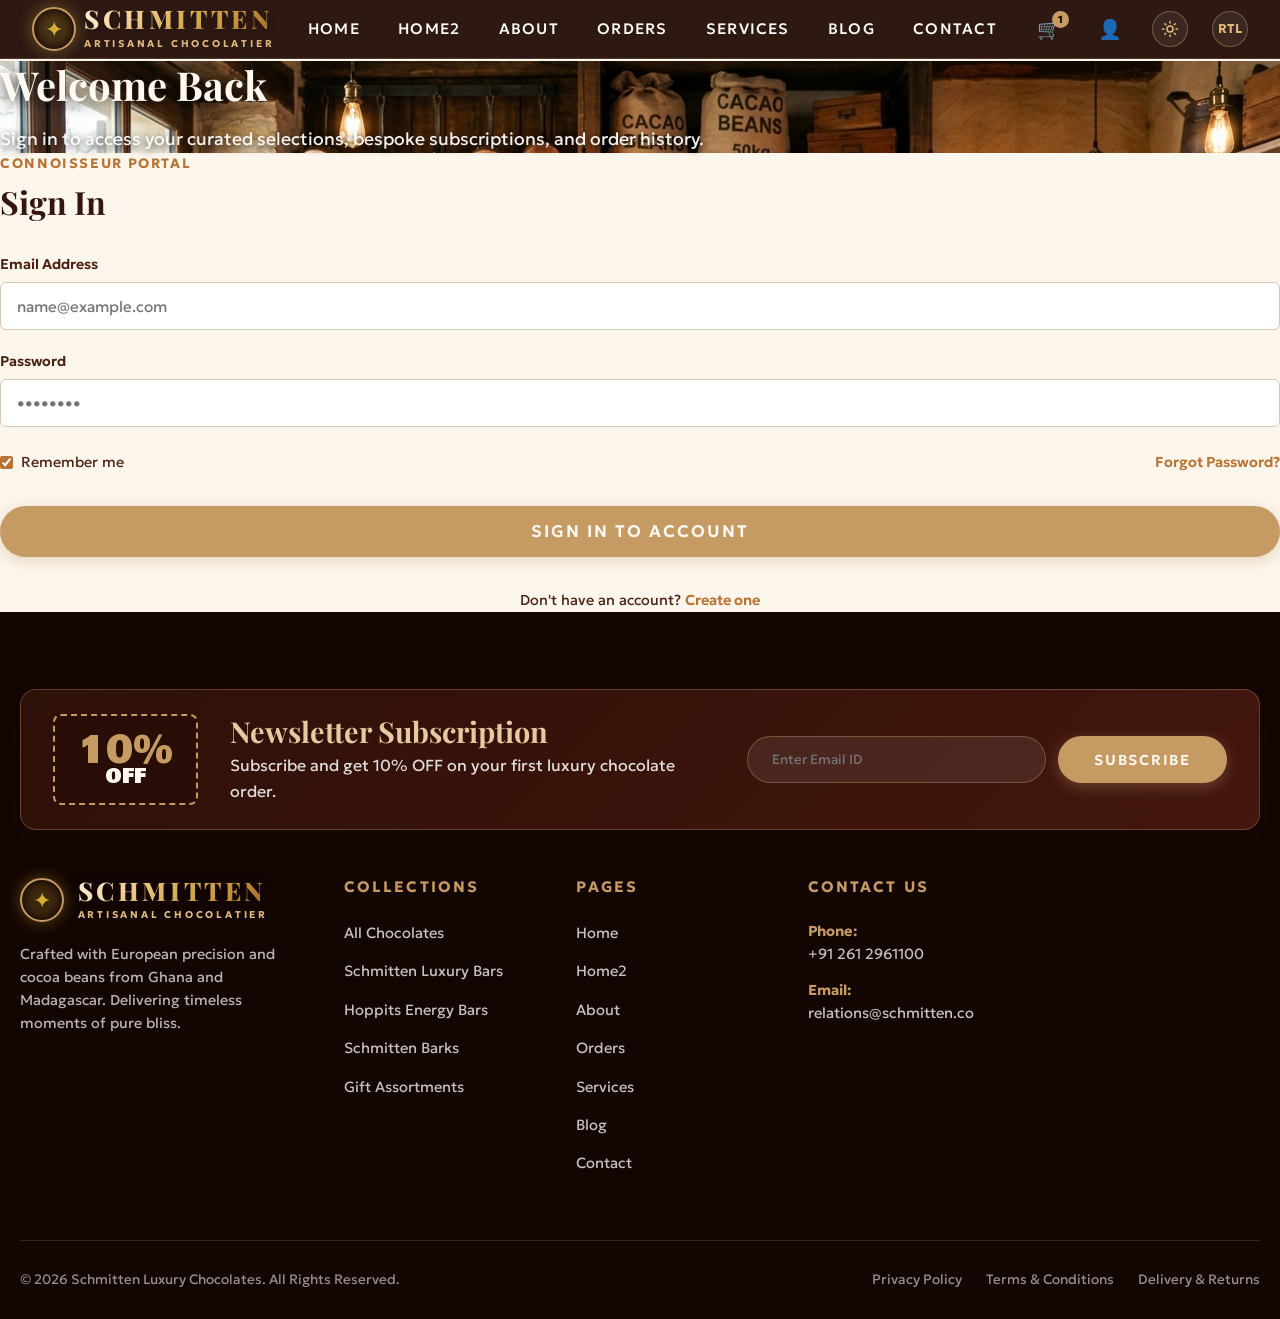
<file: login.html>
<!doctype html>
<html lang="en">
<head>
  <meta charset="utf-8">
  <meta name="viewport" content="width=device-width, initial-scale=1, viewport-fit=cover">
  <title>Sign In — Schmitten Luxury Chocolates</title>
  <meta name="description" content="Get in touch with our master chocolatiers, book an atelier tasting, or request bespoke corporate and wedding gifting consultations.">
  <link rel="icon" href="assets/img/schmitten/logo.webp" type="image/webp">
  <link rel="stylesheet" href="assets/css/style.css">
  <link rel="stylesheet" href="assets/css/mobile-fixes.css">
</head>
<body>

  <!-- Toast Notification -->
  <div id="added" role="status">
    <span class="check-icon">✓</span>
    <strong>Message sent successfully. Our concierge will contact you shortly.</strong>
  </div>

  <!-- Main Header Navigation -->
  <header class="header">
    <div class="main-header">
      <div class="logo">
        <a href="index.html" class="custom-brand-logo">
          <div class="brand-crest-box">
            <span class="crest-icon">✦</span>
          </div>
          <div class="brand-text-block">
            <span class="brand-title">SCHMITTEN</span>
            <span class="brand-tagline">ARTISANAL CHOCOLATIER</span>
          </div>
        </a>
      </div>

      <!-- Navigation in exact specified order: Home → Home2 → About → Orders → Services → Blog → Contact -->
      <nav aria-label="Main Navigation">
        <ul class="main-menu">
          <li><a href="index.html">Home</a></li>
          <li><a href="home-2.html">Home2</a></li>
          <li><a href="about.html">About</a></li>
          <li><a href="orders.html">Orders</a></li>
          <li><a href="services.html">Services</a></li>
          <li><a href="blog.html">Blog</a></li>
          <li><a href="contact.html" >Contact</a></li>
        </ul>
      </nav>

      <!-- Header Right Utilities -->
      <div class="main-menu-right">
        <!-- In-Place Search Bar -->
        <div class="header-inline-search-wrap" id="headerSearchWrap">
          <button class="nav-utility-btn" id="searchTriggerBtn" title="Search Chocolates" aria-label="Search">
            <span style="font-size:1.15rem;">🔍</span>
          </button>
          <div class="header-inline-search-field" id="headerSearchField">
            <input type="text" id="siteSearchInput" placeholder="Search chocolates, truffles..." autocomplete="off" aria-label="Search confections">
            <button type="button" id="closeSearchBtn" class="search-inline-close" aria-label="Close search">&times;</button>
          </div>
          <div class="search-live-dropdown" id="searchLiveDropdown" style="display:none;"></div>
        </div>

        <!-- Cart Icon -->
        <button class="nav-utility-btn" id="cartTriggerBtn" title="Shopping Cart" aria-label="Cart">
          <span style="font-size:1.2rem;">🛒</span>
          <span class="nav-badge" id="cartCountBadge">0</span>
        </button>

        <!-- Account Icon -->
        <button class="nav-utility-btn" onclick="window.location.href='login.html';" title="My Account" aria-label="Account">
          <span style="font-size:1.2rem;">👤</span>
        </button>

        <!-- Theme Toggle (Dark / Light Mode) -->
        <button class="nav-circle-btn theme-toggle-btn" id="themeToggleBtn" type="button" title="Toggle Light / Dark Mode" aria-label="Toggle Theme">
          <svg class="sun-icon" width="18" height="18" viewBox="0 0 24 24" fill="none" stroke="currentColor" stroke-width="2" stroke-linecap="round" stroke-linejoin="round">
            <circle cx="12" cy="12" r="4"></circle>
            <path d="M12 2v2M12 20v2M4.93 4.93l1.41 1.41M17.66 17.66l1.41 1.41M2 12h2M20 12h2M6.34 17.66l-1.41 1.41M19.07 4.93l-1.41 1.41"></path>
          </svg>
          <svg class="moon-icon" width="18" height="18" viewBox="0 0 24 24" fill="none" stroke="currentColor" stroke-width="2" stroke-linecap="round" stroke-linejoin="round" style="display:none;">
            <path d="M21 12.79A9 9 0 1 1 11.21 3 7 7 0 0 0 21 12.79z"></path>
          </svg>
        </button>

        <!-- RTL Toggle -->
        <button class="nav-circle-btn rtl-toggle-btn" id="rtlToggleBtn" type="button" title="Toggle RTL / LTR" aria-label="Toggle RTL">
          <span class="rtl-label">RTL</span>
        </button>

        <!-- Mobile Menu Toggle -->
        <button class="mobile-toggle" id="mobileMenuToggle" aria-label="Open Navigation Menu">
          <span style="font-size:1.4rem; color:var(--meridian-gold-light);">☰</span>
        </button>
      </div>
    </div>
  </header>

  <!-- Mobile Navigation Drawer -->
  <div class="mobile-drawer-overlay" id="mobileDrawerOverlay"></div>
  <aside class="mobile-drawer" id="mobileNavDrawer" aria-label="Mobile Navigation">
    <div>
      <button class="drawer-close" id="mobileDrawerClose" aria-label="Close Navigation Menu">&times;</button>
      <div style="margin-bottom: 2rem;">
        <a href="index.html" class="custom-brand-logo">
          <div class="brand-crest-box">
            <span class="crest-icon">✦</span>
          </div>
          <div class="brand-text-block">
            <span class="brand-title">SCHMITTEN</span>
            <span class="brand-tagline">ARTISANAL CHOCOLATIER</span>
          </div>
        </a>
      </div>
      <nav class="mobile-nav-links">
        <a href="index.html">Home</a>
        <a href="home-2.html">Home2</a>
        <a href="about.html">About</a>
        <a href="orders.html">Orders</a>
        <a href="services.html">Services</a>
        <a href="blog.html">Blog</a>
        <a href="contact.html" >Contact</a>
      </nav>
      <div style="display: flex; gap: 0.75rem; margin-top: 1.5rem; padding-top: 1.25rem; border-top: 1px solid rgba(255,255,255,0.15);">
        <button class="nav-circle-btn theme-toggle-btn" type="button" title="Toggle Light / Dark Mode" aria-label="Toggle Theme">
          <svg class="sun-icon" width="18" height="18" viewBox="0 0 24 24" fill="none" stroke="currentColor" stroke-width="2" stroke-linecap="round" stroke-linejoin="round">
            <circle cx="12" cy="12" r="4"></circle>
            <path d="M12 2v2M12 20v2M4.93 4.93l1.41 1.41M17.66 17.66l1.41 1.41M2 12h2M20 12h2M6.34 17.66l-1.41 1.41M19.07 4.93l-1.41 1.41"></path>
          </svg>
          <svg class="moon-icon" width="18" height="18" viewBox="0 0 24 24" fill="none" stroke="currentColor" stroke-width="2" stroke-linecap="round" stroke-linejoin="round" style="display:none;">
            <path d="M21 12.79A9 9 0 1 1 11.21 3 7 7 0 0 0 21 12.79z"></path>
          </svg>
        </button>
        <button class="nav-circle-btn rtl-toggle-btn" type="button" title="Toggle RTL / LTR" aria-label="Toggle RTL">
          <span class="rtl-label">RTL</span>
        </button>
      </div>
    </div>
    <div style="color: rgba(255,255,255,0.7); font-size: 0.85rem; padding-top:1.5rem; border-top:1px solid rgba(255,255,255,0.15);">
      <p style="margin-bottom:0.25rem;">Master Chocolatier Concierge:</p>
      <p style="color: var(--meridian-gold-light); font-weight: 600;">concierge@meridiancacao.com</p>
    </div>
  </aside>

  <!-- Cart Modal Drawer -->
  <div class="cart-modal" aria-hidden="true">
    <div class="cart-panel">
      <div class="cart-header">
        <h3>Your Sweet Selection</h3>
        <button class="cart-close" aria-label="Close Cart">&times;</button>
      </div>
      <div class="cart-body">
        <div class="cart-empty" style="text-align: center; padding: 3rem 1rem;">
          <p style="font-size: 1.1rem; color: #765d52;">Your selection is currently empty.</p>
          <a href="orders.html" class="btn btn-primary" style="margin-top: 1rem; display: inline-block;">Discover Chocolates</a>
        </div>
        <div class="cart-items-list"></div>
      </div>
      <div class="cart-footer">
        <div class="cart-total-row">
          <span>Subtotal</span>
          <span class="cart-subtotal-val">$0.00</span>
        </div>
        <button class="btn btn-primary btn-checkout" style="width: 100%; margin-top: 1rem;">Proceed to Checkout</button>
      </div>
    </div>
  </div>

  <main id="main">  <main id="main">
    <section class="login-section">
      <div class="login-split">
        <div class="login-image" style="background-image: url('assets/img/artisan/about_hero_atelier.jpg');">
          <div class="login-image-overlay">
            <h2 style="color: var(--white); font-family: var(--font-serif); font-size: 2.5rem; margin-bottom: 1rem; text-shadow: 0 2px 14px rgba(0,0,0,0.8);">Welcome Back</h2>
            <p style="color: rgba(255,255,255,0.95); font-size: 1.1rem; text-shadow: 0 2px 8px rgba(0,0,0,0.8);">Sign in to access your curated selections, bespoke subscriptions, and order history.</p>
          </div>
        </div>
        <div class="login-form-container">
          <div class="login-form-box" data-aos="fade-up">
            <span class="section-sub-title" style="color: var(--gold-copper); font-weight: 700; letter-spacing: 0.12em; text-transform: uppercase; font-size: 0.85rem; display: block; margin-bottom: 0.5rem;">Connoisseur Portal</span>
            <h1 style="font-family: var(--font-serif); font-size: 2rem; color: #35160d; margin-bottom: 2rem;">Sign In</h1>
            
            <form id="loginForm" onsubmit="event.preventDefault(); window.location.href='index.html';">
              <div style="margin-bottom: 1.25rem;">
                <label for="login_email" style="display: block; font-size: 0.88rem; font-weight: 600; color: #4a2113; margin-bottom: 0.4rem;">Email Address</label>
                <input type="email" id="login_email" required placeholder="name@example.com" class="form-control" style="width: 100%; padding: 0.85rem 1rem; border: 1px solid #d8c5b4; border-radius: 6px; font-size: 0.95rem; background: #ffffff;">
              </div>
              <div style="margin-bottom: 1.5rem;">
                <label for="login_password" style="display: block; font-size: 0.88rem; font-weight: 600; color: #4a2113; margin-bottom: 0.4rem;">Password</label>
                <input type="password" id="login_password" required placeholder="••••••••" class="form-control" style="width: 100%; padding: 0.85rem 1rem; border: 1px solid #d8c5b4; border-radius: 6px; font-size: 0.95rem; background: #ffffff;">
              </div>
              <div style="display: flex; justify-content: space-between; align-items: center; margin-bottom: 2rem; font-size: 0.9rem;">
                <label style="display: flex; align-items: center; gap: 0.5rem; color: #4a2113; cursor: pointer;">
                  <input type="checkbox" checked style="accent-color: var(--gold-copper);"> Remember me
                </label>
                <a href="#" style="color: var(--gold-copper); text-decoration: none; font-weight: 600;">Forgot Password?</a>
              </div>
              <button type="submit" class="btn btn-primary" style="width: 100%; padding: 0.85rem; font-size: 1.05rem; display: flex; justify-content: center; cursor: pointer;">Sign In to Account</button>
            </form>
            
            <div style="margin-top: 2rem; text-align: center; font-size: 0.9rem; color: #4a2113;">
              Don't have an account? <a href="#" style="color: var(--gold-copper); font-weight: 600; text-decoration: none;">Create one</a>
            </div>
          </div>
        </div>
      </div>
    </section>
  </main></main>

  <!-- Luxury Footer & 10% OFF Newsletter Banner -->
  <footer class="footer-wrap">
    <div class="container">
      <div class="offer-card" data-aos="fade-up">
        <div class="offer-badge">
          10%<span>OFF</span>
        </div>
        <div>
          <h3 class="section-main-title text-yellow" style="font-size: 1.8rem; margin-bottom: 0.3rem;">Newsletter Subscription</h3>
          <p style="color: rgba(255,255,255,0.85); font-size: 1rem; margin: 0;">Subscribe and get 10% OFF on your first luxury chocolate order.</p>
        </div>
        <form class="newsletter-form" id="FooterSubscribeForm">
          <input type="email" class="newsletter-input" placeholder="Enter Email ID" required>
          <button type="submit" class="btn btn-primary">SUBSCRIBE</button>
        </form>
      </div>

      <div class="footer-nav-grid">
        <div class="footer-col">
          <div style="margin-bottom: 1.25rem;">
            <a href="index.html" class="custom-brand-logo">
              <div class="brand-crest-box">
                <span class="crest-icon">✦</span>
              </div>
              <div class="brand-text-block">
                <span class="brand-title">SCHMITTEN</span>
                <span class="brand-tagline">ARTISANAL CHOCOLATIER</span>
              </div>
            </a>
          </div>
          <p style="color: rgba(255,255,255,0.7); font-size: 0.9rem; line-height: 1.6;">
            Crafted with European precision and cocoa beans from Ghana and Madagascar. Delivering timeless moments of pure bliss.
          </p>
        </div>

        <div class="footer-col">
          <h4>Collections</h4>
          <ul>
            <li><a href="orders.html">All Chocolates</a></li>
            <li><a href="orders.html">Schmitten Luxury Bars</a></li>
            <li><a href="orders.html">Hoppits Energy Bars</a></li>
            <li><a href="orders.html">Schmitten Barks</a></li>
            <li><a href="orders.html">Gift Assortments</a></li>
          </ul>
        </div>

        <div class="footer-col">
          <h4>Pages</h4>
          <ul>
            <li><a href="index.html">Home</a></li>
            <li><a href="home-2.html">Home2</a></li>
            <li><a href="about.html">About</a></li>
            <li><a href="orders.html">Orders</a></li>
            <li><a href="services.html">Services</a></li>
            <li><a href="blog.html">Blog</a></li>
            <li><a href="contact.html">Contact</a></li>
          </ul>
        </div>

        <div class="footer-col">
          <h4>Contact Us</h4>
          <ul>
            <li style="color: rgba(255,255,255,0.7); font-size: 0.9rem;">
              <strong style="color: var(--gold);">Phone:</strong><br>
              <a href="tel:+912612961100">+91 261 2961100</a>
            </li>
            <li style="color: rgba(255,255,255,0.7); font-size: 0.9rem;">
              <strong style="color: var(--gold);">Email:</strong><br>
              <a href="mailto:relations@schmitten.co">relations@schmitten.co</a>
            </li>
          </ul>
        </div>
      </div>

      <div class="copyright-bar">
        <div>© 2026 Schmitten Luxury Chocolates. All Rights Reserved.</div>
        <div class="copyright-links">
          <a href="about.html">Privacy Policy</a>
          <a href="about.html">Terms &amp; Conditions</a>
          <a href="services.html">Delivery &amp; Returns</a>
        </div>
      </div>
    </div>
  </footer>

  <script src="assets/js/data.js"></script>
  <script src="assets/js/main.js"></script>
</body>
</html>
</file>
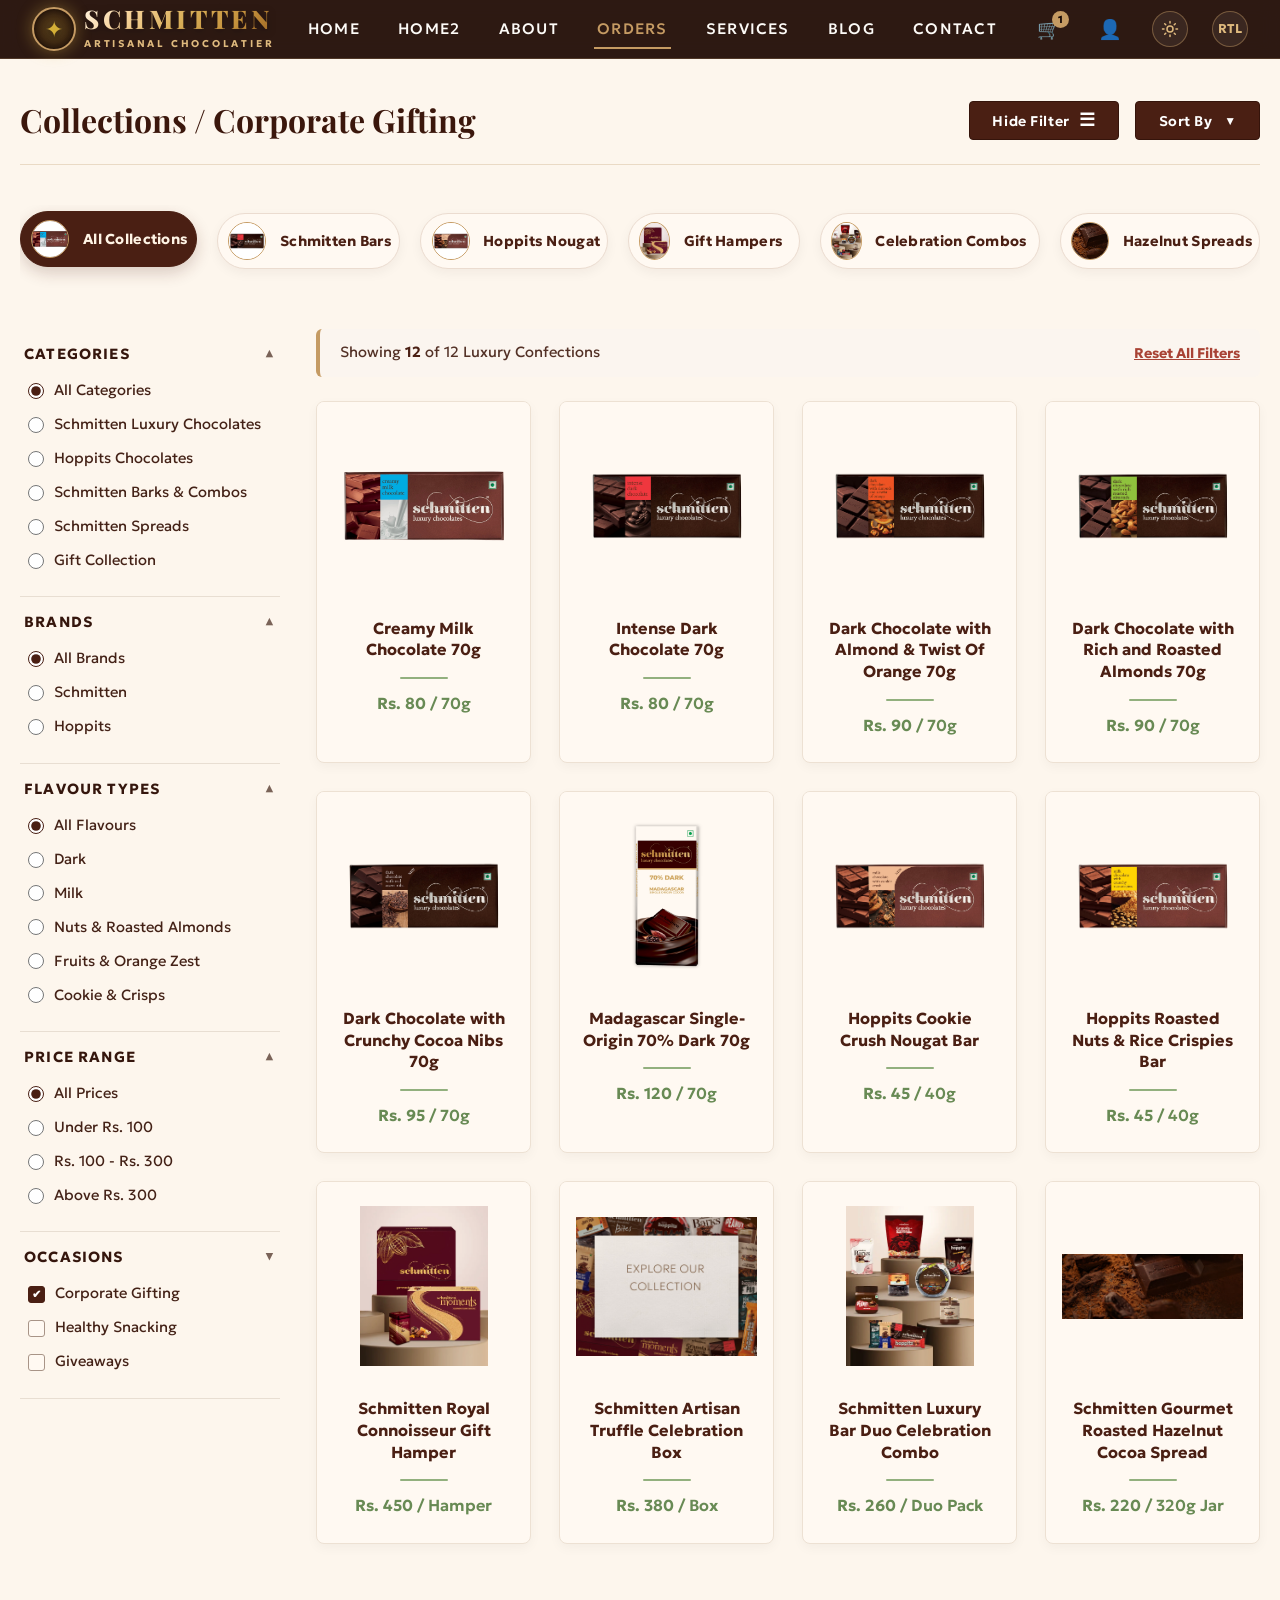
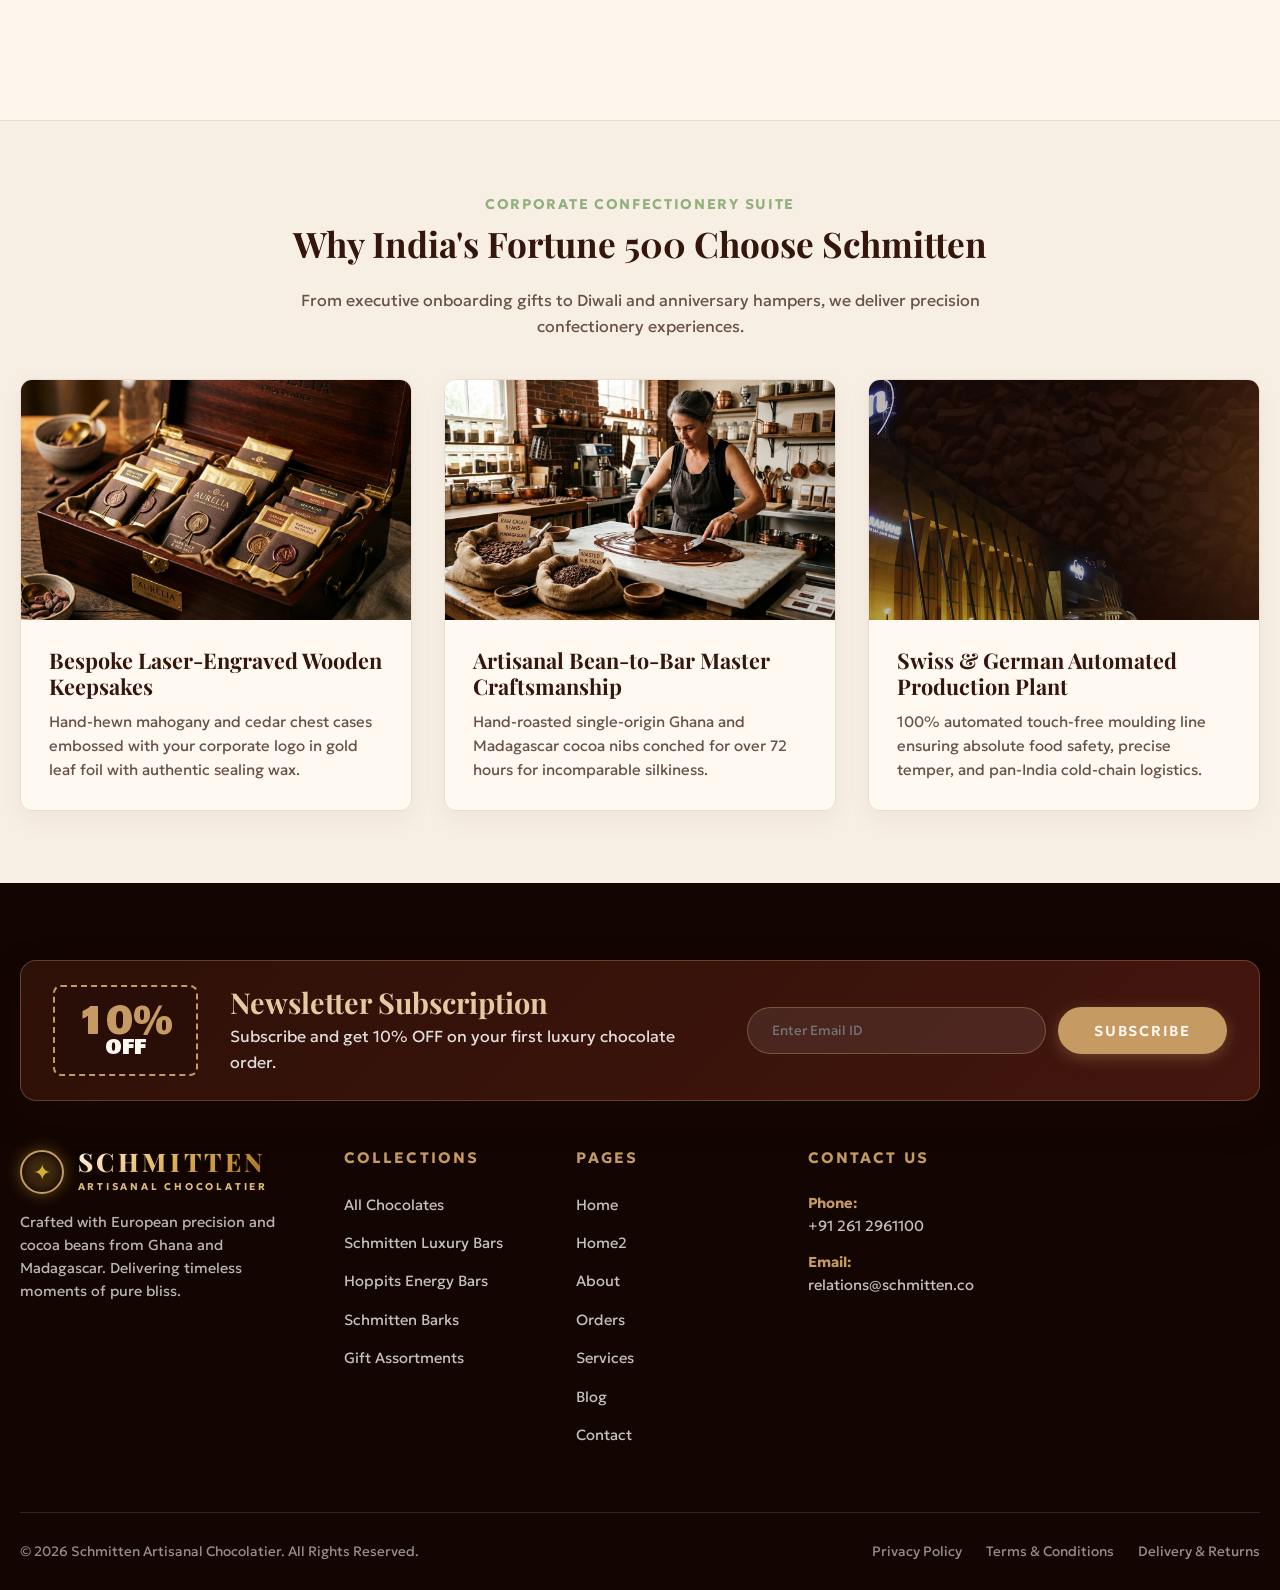
<file: orders.html>
<!doctype html>
<html lang="en">
<head>
  <meta charset="utf-8">
  <meta name="viewport" content="width=device-width, initial-scale=1, viewport-fit=cover">
  <title>Collections / Corporate Gifting — Schmitten Luxury Chocolates</title>
  <meta name="description" content="Explore Schmitten Luxury Chocolates collections, corporate gifting selections, dark and milk chocolates, and custom hampers.">
  <link rel="icon" href="assets/img/schmitten/logo.webp" type="image/webp">
  <link rel="stylesheet" href="assets/css/style.css">
  <link rel="stylesheet" href="assets/css/mobile-fixes.css">
</head>
<body>

  <!-- Toast Notification -->
  <div id="added" role="status">
    <span class="check-icon">✓</span>
    <strong>Item added to your selection.</strong>
  </div>

  <!-- Main Header Navigation with Bespoke Brand Mark -->
  <header class="header">
    <div class="main-header">
      <div class="logo">
        <a href="index.html" class="custom-brand-logo">
          <div class="brand-crest-box">
            <span class="crest-icon">✦</span>
          </div>
          <div class="brand-text-block">
            <span class="brand-title">SCHMITTEN</span>
            <span class="brand-tagline">ARTISANAL CHOCOLATIER</span>
          </div>
        </a>
      </div>

      <!-- Navigation in exact specified order: Home → Home2 → About → Orders → Services → Blog -->
      <nav aria-label="Main Navigation">
        <ul class="main-menu">
          <li><a href="index.html">Home</a></li>
          <li><a href="home-2.html">Home2</a></li>
          <li><a href="about.html">About</a></li>
          <li><a href="orders.html" class="active">Orders</a></li>
          <li><a href="services.html">Services</a></li>
          <li><a href="blog.html">Blog</a></li>
          <li><a href="contact.html">Contact</a></li>
        </ul>
      </nav>

      <!-- Header Right Utilities -->
      <div class="main-menu-right">
        <!-- In-Place Search Bar -->
        <div class="header-inline-search-wrap" id="headerSearchWrap">
          <button class="nav-utility-btn" id="searchTriggerBtn" title="Search Chocolates" aria-label="Search">
            <span style="font-size:1.15rem;">🔍</span>
          </button>
          <div class="header-inline-search-field" id="headerSearchField">
            <input type="text" id="siteSearchInput" placeholder="Search chocolates, truffles..." autocomplete="off" aria-label="Search confections">
            <button type="button" id="closeSearchBtn" class="search-inline-close" aria-label="Close search">&times;</button>
          </div>
          <div class="search-live-dropdown" id="searchLiveDropdown" style="display:none;"></div>
        </div>

        <!-- Cart Icon -->
        <button class="nav-utility-btn" id="cartTriggerBtn" title="Shopping Cart" aria-label="Cart">
          <span style="font-size:1.2rem;">🛒</span>
          <span class="nav-badge" id="cartCountBadge">0</span>
        </button>

        <!-- Account Icon -->
        <button class="nav-utility-btn" onclick="window.location.href='login.html';" title="My Account" aria-label="Account">
          <span style="font-size:1.2rem;">👤</span>
        </button>

        <!-- Theme Toggle (Dark / Light Mode) -->
        <button class="nav-circle-btn theme-toggle-btn" id="themeToggleBtn" type="button" title="Toggle Light / Dark Mode" aria-label="Toggle Theme">
          <svg class="sun-icon" width="18" height="18" viewBox="0 0 24 24" fill="none" stroke="currentColor" stroke-width="2" stroke-linecap="round" stroke-linejoin="round">
            <circle cx="12" cy="12" r="4"></circle>
            <path d="M12 2v2M12 20v2M4.93 4.93l1.41 1.41M17.66 17.66l1.41 1.41M2 12h2M20 12h2M6.34 17.66l-1.41 1.41M19.07 4.93l-1.41 1.41"></path>
          </svg>
          <svg class="moon-icon" width="18" height="18" viewBox="0 0 24 24" fill="none" stroke="currentColor" stroke-width="2" stroke-linecap="round" stroke-linejoin="round" style="display:none;">
            <path d="M21 12.79A9 9 0 1 1 11.21 3 7 7 0 0 0 21 12.79z"></path>
          </svg>
        </button>

        <!-- RTL Toggle -->
        <button class="nav-circle-btn rtl-toggle-btn" id="rtlToggleBtn" type="button" title="Toggle RTL / LTR" aria-label="Toggle RTL">
          <span class="rtl-label">RTL</span>
        </button>

        <!-- Mobile Menu Toggle -->
        <button class="mobile-toggle" id="mobileMenuToggle" aria-label="Open Navigation Menu">
          <span style="font-size:1.4rem; color:var(--meridian-gold-light);">☰</span>
        </button>
      </div>
    </div>
  </header>

  <!-- Mobile Navigation Drawer -->
  <div class="mobile-drawer-overlay" id="mobileDrawerOverlay"></div>
  <aside class="mobile-drawer" id="mobileNavDrawer" aria-label="Mobile Navigation">
    <div>
      <button class="drawer-close" id="mobileDrawerClose" aria-label="Close Navigation Menu">&times;</button>
      <div style="margin-bottom: 2rem;">
        <a href="index.html" class="custom-brand-logo">
          <div class="brand-crest-box">
            <span class="crest-icon">✦</span>
          </div>
          <div class="brand-text-block">
            <span class="brand-title">SCHMITTEN</span>
            <span class="brand-tagline">ARTISANAL CHOCOLATIER</span>
          </div>
        </a>
      </div>
      <nav class="mobile-nav-links">
        <a href="index.html">Home</a>
        <a href="home-2.html">Home2</a>
        <a href="about.html">About</a>
        <a href="orders.html" class="active">Orders</a>
        <a href="services.html">Services</a>
        <a href="blog.html">Blog</a>
        <a href="contact.html">Contact</a>
      </nav>
      <div style="display: flex; gap: 0.75rem; margin-top: 1.5rem; padding-top: 1.25rem; border-top: 1px solid rgba(255,255,255,0.15);">
        <button class="nav-circle-btn theme-toggle-btn" type="button" title="Toggle Light / Dark Mode" aria-label="Toggle Theme">
          <svg class="sun-icon" width="18" height="18" viewBox="0 0 24 24" fill="none" stroke="currentColor" stroke-width="2" stroke-linecap="round" stroke-linejoin="round">
            <circle cx="12" cy="12" r="4"></circle>
            <path d="M12 2v2M12 20v2M4.93 4.93l1.41 1.41M17.66 17.66l1.41 1.41M2 12h2M20 12h2M6.34 17.66l-1.41 1.41M19.07 4.93l-1.41 1.41"></path>
          </svg>
          <svg class="moon-icon" width="18" height="18" viewBox="0 0 24 24" fill="none" stroke="currentColor" stroke-width="2" stroke-linecap="round" stroke-linejoin="round" style="display:none;">
            <path d="M21 12.79A9 9 0 1 1 11.21 3 7 7 0 0 0 21 12.79z"></path>
          </svg>
        </button>
        <button class="nav-circle-btn rtl-toggle-btn" type="button" title="Toggle RTL / LTR" aria-label="Toggle RTL">
          <span class="rtl-label">RTL</span>
        </button>
      </div>
    </div>
    <div style="color: rgba(255,255,255,0.7); font-size: 0.85rem; padding-top:1.5rem; border-top:1px solid rgba(255,255,255,0.15);">
      <p style="margin-bottom:0.25rem;">Master Chocolatier Concierge:</p>
      <p style="color: var(--meridian-gold-light); font-weight: 600;">concierge@meridiancacao.com</p>
    </div>
  </aside>

  <!-- Cart Modal Drawer -->
  <div class="cart-modal" aria-hidden="true">
    <div class="cart-panel">
      <div class="cart-header">
        <h3>Your Sweet Selection</h3>
        <button class="cart-close" aria-label="Close Cart">&times;</button>
      </div>
      <div class="cart-items-wrap">
        <!-- Rendered by main.js -->
      </div>
      <div class="cart-footer">
        <div class="cart-total-row">
          <span>Total:</span>
          <span class="cart-total-price">Rs. 0</span>
        </div>
        <button class="btn btn-primary" style="width: 100%;" onclick="alert('Thank you for placing your order with Schmitten! Your order has been placed successfully.');">Complete Checkout</button>
      </div>
    </div>
  </div>

  <main id="main">
    <!-- Collections / Corporate Gifting Section matching user screenshot -->
    <section class="collections-page-section">
      <div class="container">
        <!-- Title and Top Action Bar matching user screenshot -->
        <div class="collections-title-bar">
          <h1 class="collections-main-title">Collections / Corporate Gifting</h1>
          <div class="collections-bar-right">
            <!-- Hide / Show Filter Button -->
            <button class="btn-hide-filter" id="btnToggleFilter" type="button" aria-label="Toggle Filter Visibility">
              <span id="hideFilterText">Hide Filter</span>
              <span id="hideFilterIcon" style="font-size: 1.1rem; line-height: 1;">☰</span>
            </button>

            <!-- Sort By Dropdown -->
            <div class="sort-dropdown-wrap" id="sortDropdownWrap">
              <button class="btn-sort-trigger" id="btnSortTrigger" type="button" aria-haspopup="true" aria-expanded="false">
                <span id="currentSortLabel">Sort By</span>
                <span style="font-size: 0.75rem; margin-left: 2px;">▼</span>
              </button>
              <ul class="sort-dropdown-menu" id="sortDropdownMenu">
                <li><a href="javascript:void(0);" data-sort="phl">Price High to Low</a></li>
                <li><a href="javascript:void(0);" data-sort="plh">Price Low to High</a></li>
                <li><a href="javascript:void(0);" data-sort="az">A to Z</a></li>
                <li><a href="javascript:void(0);" data-sort="za">Z to A</a></li>
              </ul>
            </div>
          </div>
        </div>

        <!-- Category Quick-Pills Visual Navigation -->
        <div class="category-quick-pills" id="categoryQuickPills">
          <div class="category-pill-item active" data-cat-pill="all">
            <img src="assets/img/schmitten/prod-creamy-milk.webp" alt="All Collections">
            <span>All Collections</span>
          </div>
          <div class="category-pill-item" data-cat-pill="schmitten-luxury">
            <img src="assets/img/schmitten/prod-intense-dark.webp" alt="Schmitten Bars">
            <span>Schmitten Bars</span>
          </div>
          <div class="category-pill-item" data-cat-pill="hoppits-chocolates">
            <img src="assets/img/schmitten/prod-cookie-crush.webp" alt="Hoppits Bars">
            <span>Hoppits Nougat</span>
          </div>
          <div class="category-pill-item" data-cat-pill="gift-collection">
            <img src="assets/img/schmitten/gift-collection.webp" alt="Gift Hampers">
            <span>Gift Hampers</span>
          </div>
          <div class="category-pill-item" data-cat-pill="schmitten-barks">
            <img src="assets/img/schmitten/combo-collection.webp" alt="Combos">
            <span>Celebration Combos</span>
          </div>
          <div class="category-pill-item" data-cat-pill="schmitten-spreads">
            <img src="assets/img/schmitten/choco-recipe.webp" alt="Spreads">
            <span>Hazelnut Spreads</span>
          </div>
        </div>

        <!-- Side-by-Side Layout: Left Filter Sidebar + Right Products Grid -->
        <div class="orders-layout-container" id="ordersLayoutContainer">
          <!-- Left Accordion Filter Sidebar -->
          <aside class="filter-sidebar" id="filterSidebar" aria-label="Product Filters">
            <div class="filter-accordion-list">
              <!-- 1. Categories Accordion -->
              <div class="filter-accordion-item open">
                <button class="filter-accordion-header" type="button">
                  <span>CATEGORIES</span>
                  <span class="acc-chevron">▼</span>
                </button>
                <div class="filter-accordion-body">
                  <label class="filter-radio-item">
                    <input type="radio" name="catFilter" value="all" checked>
                    <span>All Categories</span>
                  </label>
                  <label class="filter-radio-item">
                    <input type="radio" name="catFilter" value="schmitten-luxury">
                    <span>Schmitten Luxury Chocolates</span>
                  </label>
                  <label class="filter-radio-item">
                    <input type="radio" name="catFilter" value="hoppits-chocolates">
                    <span>Hoppits Chocolates</span>
                  </label>
                  <label class="filter-radio-item">
                    <input type="radio" name="catFilter" value="schmitten-barks">
                    <span>Schmitten Barks &amp; Combos</span>
                  </label>
                  <label class="filter-radio-item">
                    <input type="radio" name="catFilter" value="schmitten-spreads">
                    <span>Schmitten Spreads</span>
                  </label>
                  <label class="filter-radio-item">
                    <input type="radio" name="catFilter" value="gift-collection">
                    <span>Gift Collection</span>
                  </label>
                </div>
              </div>

              <!-- 2. Brands Accordion -->
              <div class="filter-accordion-item open">
                <button class="filter-accordion-header" type="button">
                  <span>BRANDS</span>
                  <span class="acc-chevron">▼</span>
                </button>
                <div class="filter-accordion-body">
                  <label class="filter-radio-item">
                    <input type="radio" name="brandFilter" value="all" checked>
                    <span>All Brands</span>
                  </label>
                  <label class="filter-radio-item">
                    <input type="radio" name="brandFilter" value="Schmitten">
                    <span>Schmitten</span>
                  </label>
                  <label class="filter-radio-item">
                    <input type="radio" name="brandFilter" value="Hoppits">
                    <span>Hoppits</span>
                  </label>
                </div>
              </div>

              <!-- 3. Flavour Types Accordion -->
              <div class="filter-accordion-item open">
                <button class="filter-accordion-header" type="button">
                  <span>FLAVOUR TYPES</span>
                  <span class="acc-chevron">▼</span>
                </button>
                <div class="filter-accordion-body">
                  <label class="filter-radio-item">
                    <input type="radio" name="flavourFilter" value="all" checked>
                    <span>All Flavours</span>
                  </label>
                  <label class="filter-radio-item">
                    <input type="radio" name="flavourFilter" value="dark">
                    <span>Dark</span>
                  </label>
                  <label class="filter-radio-item">
                    <input type="radio" name="flavourFilter" value="milk">
                    <span>Milk</span>
                  </label>
                  <label class="filter-radio-item">
                    <input type="radio" name="flavourFilter" value="nuts">
                    <span>Nuts &amp; Roasted Almonds</span>
                  </label>
                  <label class="filter-radio-item">
                    <input type="radio" name="flavourFilter" value="fruits">
                    <span>Fruits &amp; Orange Zest</span>
                  </label>
                  <label class="filter-radio-item">
                    <input type="radio" name="flavourFilter" value="cookie-crisps">
                    <span>Cookie &amp; Crisps</span>
                  </label>
                </div>
              </div>

              <!-- 4. Price Range Accordion -->
              <div class="filter-accordion-item open">
                <button class="filter-accordion-header" type="button">
                  <span>PRICE RANGE</span>
                  <span class="acc-chevron">▼</span>
                </button>
                <div class="filter-accordion-body">
                  <label class="filter-radio-item">
                    <input type="radio" name="priceRangeFilter" value="all" checked>
                    <span>All Prices</span>
                  </label>
                  <label class="filter-radio-item">
                    <input type="radio" name="priceRangeFilter" value="under-100">
                    <span>Under Rs. 100</span>
                  </label>
                  <label class="filter-radio-item">
                    <input type="radio" name="priceRangeFilter" value="100-300">
                    <span>Rs. 100 - Rs. 300</span>
                  </label>
                  <label class="filter-radio-item">
                    <input type="radio" name="priceRangeFilter" value="above-300">
                    <span>Above Rs. 300</span>
                  </label>
                </div>
              </div>

              <!-- 5. Occasions Accordion (Open by default matching screenshot) -->
              <div class="filter-accordion-item open">
                <button class="filter-accordion-header" type="button">
                  <span>OCCASIONS</span>
                  <span class="acc-chevron">▲</span>
                </button>
                <div class="filter-accordion-body">
                  <label class="filter-checkbox-item">
                    <input type="checkbox" name="occasion" value="corporate-gifting" id="chkCorporateGifting" checked>
                    <span>Corporate Gifting</span>
                  </label>
                  <label class="filter-checkbox-item">
                    <input type="checkbox" name="occasion" value="healthy-snacking" id="chkHealthySnacking">
                    <span>Healthy Snacking</span>
                  </label>
                  <label class="filter-checkbox-item">
                    <input type="checkbox" name="occasion" value="giveaways" id="chkGiveaways">
                    <span>Giveaways</span>
                  </label>
                </div>
              </div>
            </div>
          </aside>

          <!-- Right Products Content Area -->
          <div class="shop-main-content">
            <!-- Filter Status & Counter Bar -->
            <div class="collection-filter-status-bar">
              <div>
                Showing <span class="results-count" id="activeProductCount">12</span> of 12 Luxury Confections
              </div>
              <button class="btn-reset-filters" id="btnResetFilters" type="button">Reset All Filters</button>
            </div>

            <!-- Products Grid with 12 Authentic Schmitten & Hoppits items -->
            <div class="schmitten-products-grid" id="ordersProductsGrid">
              
              <!-- Product 1 -->
              <div class="schmitten-card" 
                   data-id="creamy-milk" 
                   data-name="Creamy Milk Chocolate 70g" 
                   data-price="80" 
                   data-brand="Schmitten" 
                   data-category="schmitten-luxury" 
                   data-flavour="milk" 
                   data-occasion="corporate-gifting healthy-snacking"
                   data-img="assets/img/schmitten/prod-creamy-milk.webp"
                   data-cocoa="38% Fine Milk Cocoa"
                   data-weight="70g"
                   data-desc="Velvety smooth European milk chocolate crafted with rich dairy milk and single-origin West African cocoa beans for a delicate, melt-in-mouth finish.">
                <div class="schmitten-img-holder">
                  <img src="assets/img/schmitten/prod-creamy-milk.webp" alt="Creamy Milk Chocolate 70g" loading="lazy">
                  <div class="schmitten-hover-actions">
                    <button class="action-circle-btn" data-view-info="creamy-milk" title="Product Details">
                      <span style="font-style: italic; font-weight: 700; font-family: serif;">i</span>
                    </button>
                    <button class="action-circle-btn" data-add-cart="creamy-milk" title="Add to Cart">
                      <span style="font-size: 1.1rem;">🛒</span>
                    </button>
                  </div>
                </div>
                <div class="schmitten-body">
                  <h4 class="schmitten-name">Creamy Milk Chocolate 70g</h4>
                  <div class="saperator"></div>
                  <div class="schmitten-price">
                    <span>Rs. 80</span> <span class="unit">/ 70g</span>
                  </div>
                </div>
              </div>

              <!-- Product 2 -->
              <div class="schmitten-card" 
                   data-id="intense-dark" 
                   data-name="Intense Dark Chocolate 70g" 
                   data-price="80" 
                   data-brand="Schmitten" 
                   data-category="schmitten-luxury" 
                   data-flavour="dark" 
                   data-occasion="corporate-gifting"
                   data-img="assets/img/schmitten/prod-intense-dark.webp"
                   data-cocoa="65% Intense Dark Cocoa"
                   data-weight="70g"
                   data-desc="Bold, bittersweet dark chocolate with subtle roasted nutty undertones and deep cocoa richness. The benchmark of European dark confectionery.">
                <div class="schmitten-img-holder">
                  <img src="assets/img/schmitten/prod-intense-dark.webp" alt="Intense Dark Chocolate 70g" loading="lazy">
                  <div class="schmitten-hover-actions">
                    <button class="action-circle-btn" data-view-info="intense-dark" title="Product Details">
                      <span style="font-style: italic; font-weight: 700; font-family: serif;">i</span>
                    </button>
                    <button class="action-circle-btn" data-add-cart="intense-dark" title="Add to Cart">
                      <span style="font-size: 1.1rem;">🛒</span>
                    </button>
                  </div>
                </div>
                <div class="schmitten-body">
                  <h4 class="schmitten-name">Intense Dark Chocolate 70g</h4>
                  <div class="saperator"></div>
                  <div class="schmitten-price">
                    <span>Rs. 80</span> <span class="unit">/ 70g</span>
                  </div>
                </div>
              </div>

              <!-- Product 3 -->
              <div class="schmitten-card" 
                   data-id="almond-orange" 
                   data-name="Dark Chocolate with Almond & Twist Of Orange 70g" 
                   data-price="90" 
                   data-brand="Schmitten" 
                   data-category="schmitten-luxury" 
                   data-flavour="dark fruits nuts" 
                   data-occasion="corporate-gifting giveaways"
                   data-img="assets/img/schmitten/prod-almond-orange.webp"
                   data-cocoa="60% Dark Cocoa"
                   data-weight="70g"
                   data-desc="A sophisticated pairing of crisp Mediterranean Valencia almonds with zesty candied orange peel enrobed in velvety dark chocolate.">
                <div class="schmitten-img-holder">
                  <img src="assets/img/schmitten/prod-almond-orange.webp" alt="Dark Chocolate with Almond & Twist Of Orange 70g" loading="lazy">
                  <div class="schmitten-hover-actions">
                    <button class="action-circle-btn" data-view-info="almond-orange" title="Product Details">
                      <span style="font-style: italic; font-weight: 700; font-family: serif;">i</span>
                    </button>
                    <button class="action-circle-btn" data-add-cart="almond-orange" title="Add to Cart">
                      <span style="font-size: 1.1rem;">🛒</span>
                    </button>
                  </div>
                </div>
                <div class="schmitten-body">
                  <h4 class="schmitten-name">Dark Chocolate with Almond &amp; Twist Of Orange 70g</h4>
                  <div class="saperator"></div>
                  <div class="schmitten-price">
                    <span>Rs. 90</span> <span class="unit">/ 70g</span>
                  </div>
                </div>
              </div>

              <!-- Product 4 -->
              <div class="schmitten-card" 
                   data-id="roasted-almonds" 
                   data-name="Dark Chocolate with Rich and Roasted Almonds 70g" 
                   data-price="90" 
                   data-brand="Schmitten" 
                   data-category="schmitten-luxury" 
                   data-flavour="dark nuts" 
                   data-occasion="corporate-gifting healthy-snacking"
                   data-img="assets/img/schmitten/prod-roasted-almonds.webp"
                   data-cocoa="60% Dark Cocoa"
                   data-weight="70g"
                   data-desc="Slow-roasted Californian almonds immersed in rich cocoa liquor, delivering an irresistible crunch and satisfying smoky nutty finish.">
                <div class="schmitten-img-holder">
                  <img src="assets/img/schmitten/prod-roasted-almonds.webp" alt="Dark Chocolate with Rich and Roasted Almonds 70g" loading="lazy">
                  <div class="schmitten-hover-actions">
                    <button class="action-circle-btn" data-view-info="roasted-almonds" title="Product Details">
                      <span style="font-style: italic; font-weight: 700; font-family: serif;">i</span>
                    </button>
                    <button class="action-circle-btn" data-add-cart="roasted-almonds" title="Add to Cart">
                      <span style="font-size: 1.1rem;">🛒</span>
                    </button>
                  </div>
                </div>
                <div class="schmitten-body">
                  <h4 class="schmitten-name">Dark Chocolate with Rich and Roasted Almonds 70g</h4>
                  <div class="saperator"></div>
                  <div class="schmitten-price">
                    <span>Rs. 90</span> <span class="unit">/ 70g</span>
                  </div>
                </div>
              </div>

              <!-- Product 5 -->
              <div class="schmitten-card" 
                   data-id="cocoa-nibs" 
                   data-name="Dark Chocolate with Crunchy Cocoa Nibs 70g" 
                   data-price="95" 
                   data-brand="Schmitten" 
                   data-category="schmitten-luxury" 
                   data-flavour="dark" 
                   data-occasion="corporate-gifting giveaways"
                   data-img="assets/img/schmitten/prod-cocoa-nibs.webp"
                   data-cocoa="72% Reserve Cocoa"
                   data-weight="70g"
                   data-desc="Pure roasted crushed cacao nibs sprinkled throughout our high-intensity dark chocolate tablet for a raw, energetic crunch and antioxidant vigor.">
                <div class="schmitten-img-holder">
                  <img src="assets/img/schmitten/prod-cocoa-nibs.webp" alt="Dark Chocolate with Crunchy Cocoa Nibs 70g" loading="lazy">
                  <div class="schmitten-hover-actions">
                    <button class="action-circle-btn" data-view-info="cocoa-nibs" title="Product Details">
                      <span style="font-style: italic; font-weight: 700; font-family: serif;">i</span>
                    </button>
                    <button class="action-circle-btn" data-add-cart="cocoa-nibs" title="Add to Cart">
                      <span style="font-size: 1.1rem;">🛒</span>
                    </button>
                  </div>
                </div>
                <div class="schmitten-body">
                  <h4 class="schmitten-name">Dark Chocolate with Crunchy Cocoa Nibs 70g</h4>
                  <div class="saperator"></div>
                  <div class="schmitten-price">
                    <span>Rs. 95</span> <span class="unit">/ 70g</span>
                  </div>
                </div>
              </div>

              <!-- Product 6 -->
              <div class="schmitten-card" 
                   data-id="madagascar-70" 
                   data-name="Madagascar Single-Origin 70% Dark 70g" 
                   data-price="120" 
                   data-brand="Schmitten" 
                   data-category="schmitten-luxury" 
                   data-flavour="dark fruits" 
                   data-occasion="corporate-gifting"
                   data-img="assets/img/schmitten/prod-madagascar-70.webp"
                   data-cocoa="70% Single Estate"
                   data-weight="70g"
                   data-desc="Sourced exclusively from the fertile Sambirano Valley, featuring natural raspberry brilliance, red fruit acidity, and pink pepper notes.">
                <div class="schmitten-img-holder">
                  <img src="assets/img/schmitten/prod-madagascar-70.webp" alt="Madagascar Single-Origin 70% Dark 70g" loading="lazy">
                  <div class="schmitten-hover-actions">
                    <button class="action-circle-btn" data-view-info="madagascar-70" title="Product Details">
                      <span style="font-style: italic; font-weight: 700; font-family: serif;">i</span>
                    </button>
                    <button class="action-circle-btn" data-add-cart="madagascar-70" title="Add to Cart">
                      <span style="font-size: 1.1rem;">🛒</span>
                    </button>
                  </div>
                </div>
                <div class="schmitten-body">
                  <h4 class="schmitten-name">Madagascar Single-Origin 70% Dark 70g</h4>
                  <div class="saperator"></div>
                  <div class="schmitten-price">
                    <span>Rs. 120</span> <span class="unit">/ 70g</span>
                  </div>
                </div>
              </div>

              <!-- Product 7 -->
              <div class="schmitten-card" 
                   data-id="cookie-crush" 
                   data-name="Hoppits Cookie Crush Nougat Bar" 
                   data-price="45" 
                   data-brand="Hoppits" 
                   data-category="hoppits-chocolates" 
                   data-flavour="milk cookie-crisps" 
                   data-occasion="healthy-snacking giveaways"
                   data-img="assets/img/schmitten/prod-cookie-crush.webp"
                   data-cocoa="Smooth Milk Chocolate"
                   data-weight="40g"
                   data-desc="Crunchy dark cocoa cookie crumbles blended with whipped honey nougat, enrobed in thick creamy Swiss-style milk chocolate.">
                <div class="schmitten-img-holder">
                  <img src="assets/img/schmitten/prod-cookie-crush.webp" alt="Hoppits Cookie Crush Nougat Bar" loading="lazy">
                  <div class="schmitten-hover-actions">
                    <button class="action-circle-btn" data-view-info="cookie-crush" title="Product Details">
                      <span style="font-style: italic; font-weight: 700; font-family: serif;">i</span>
                    </button>
                    <button class="action-circle-btn" data-add-cart="cookie-crush" title="Add to Cart">
                      <span style="font-size: 1.1rem;">🛒</span>
                    </button>
                  </div>
                </div>
                <div class="schmitten-body">
                  <h4 class="schmitten-name">Hoppits Cookie Crush Nougat Bar</h4>
                  <div class="saperator"></div>
                  <div class="schmitten-price">
                    <span>Rs. 45</span> <span class="unit">/ 40g</span>
                  </div>
                </div>
              </div>

              <!-- Product 8 -->
              <div class="schmitten-card" 
                   data-id="rice-crispies" 
                   data-name="Hoppits Roasted Nuts & Rice Crispies Bar" 
                   data-price="45" 
                   data-brand="Hoppits" 
                   data-category="hoppits-chocolates" 
                   data-flavour="nuts cookie-crisps" 
                   data-occasion="healthy-snacking"
                   data-img="assets/img/schmitten/prod-rice-crispies.webp"
                   data-cocoa="Caramel Milk Chocolate"
                   data-weight="40g"
                   data-desc="Golden toasted rice crisps and crunchy roasted peanuts folded into caramel-infused milk chocolate for on-the-go vitality.">
                <div class="schmitten-img-holder">
                  <img src="assets/img/schmitten/prod-rice-crispies.webp" alt="Hoppits Roasted Nuts & Rice Crispies Bar" loading="lazy">
                  <div class="schmitten-hover-actions">
                    <button class="action-circle-btn" data-view-info="rice-crispies" title="Product Details">
                      <span style="font-style: italic; font-weight: 700; font-family: serif;">i</span>
                    </button>
                    <button class="action-circle-btn" data-add-cart="rice-crispies" title="Add to Cart">
                      <span style="font-size: 1.1rem;">🛒</span>
                    </button>
                  </div>
                </div>
                <div class="schmitten-body">
                  <h4 class="schmitten-name">Hoppits Roasted Nuts &amp; Rice Crispies Bar</h4>
                  <div class="saperator"></div>
                  <div class="schmitten-price">
                    <span>Rs. 45</span> <span class="unit">/ 40g</span>
                  </div>
                </div>
              </div>

              <!-- Product 9 -->
              <div class="schmitten-card" 
                   data-id="gift-collection-hamper" 
                   data-name="Schmitten Royal Connoisseur Gift Hamper" 
                   data-price="450" 
                   data-brand="Schmitten" 
                   data-category="gift-collection" 
                   data-flavour="dark milk nuts fruits" 
                   data-occasion="corporate-gifting"
                   data-img="assets/img/schmitten/gift-collection.webp"
                   data-cocoa="Assorted Grand Cru"
                   data-weight="350g"
                   data-desc="An opulent gift assortment featuring 4 premium Schmitten chocolate bars, gourmet nuts, and hand-tied metallic satin ribbon with bespoke greeting card.">
                <div class="schmitten-img-holder">
                  <img src="assets/img/schmitten/gift-collection.webp" alt="Schmitten Royal Connoisseur Gift Hamper" loading="lazy">
                  <div class="schmitten-hover-actions">
                    <button class="action-circle-btn" data-view-info="gift-collection-hamper" title="Product Details">
                      <span style="font-style: italic; font-weight: 700; font-family: serif;">i</span>
                    </button>
                    <button class="action-circle-btn" data-add-cart="gift-collection-hamper" title="Add to Cart">
                      <span style="font-size: 1.1rem;">🛒</span>
                    </button>
                  </div>
                </div>
                <div class="schmitten-body">
                  <h4 class="schmitten-name">Schmitten Royal Connoisseur Gift Hamper</h4>
                  <div class="saperator"></div>
                  <div class="schmitten-price">
                    <span>Rs. 450</span> <span class="unit">/ Hamper</span>
                  </div>
                </div>
              </div>

              <!-- Product 10 -->
              <div class="schmitten-card" 
                   data-id="truffle-celebration" 
                   data-name="Schmitten Artisan Truffle Celebration Box" 
                   data-price="380" 
                   data-brand="Schmitten" 
                   data-category="gift-collection" 
                   data-flavour="dark milk" 
                   data-occasion="corporate-gifting giveaways"
                   data-img="assets/img/schmitten/choco-collection.webp"
                   data-cocoa="Handcrafted Ganache"
                   data-weight="280g"
                   data-desc="A curated 12-piece tray of handcrafted velvet chocolate truffles, hazelnut praline spheres, and salted dark caramel jewels.">
                <div class="schmitten-img-holder">
                  <img src="assets/img/schmitten/choco-collection.webp" alt="Schmitten Artisan Truffle Celebration Box" loading="lazy">
                  <div class="schmitten-hover-actions">
                    <button class="action-circle-btn" data-view-info="truffle-celebration" title="Product Details">
                      <span style="font-style: italic; font-weight: 700; font-family: serif;">i</span>
                    </button>
                    <button class="action-circle-btn" data-add-cart="truffle-celebration" title="Add to Cart">
                      <span style="font-size: 1.1rem;">🛒</span>
                    </button>
                  </div>
                </div>
                <div class="schmitten-body">
                  <h4 class="schmitten-name">Schmitten Artisan Truffle Celebration Box</h4>
                  <div class="saperator"></div>
                  <div class="schmitten-price">
                    <span>Rs. 380</span> <span class="unit">/ Box</span>
                  </div>
                </div>
              </div>

              <!-- Product 11 -->
              <div class="schmitten-card" 
                   data-id="duo-celebration-combo" 
                   data-name="Schmitten Luxury Bar Duo Celebration Combo" 
                   data-price="260" 
                   data-brand="Schmitten" 
                   data-category="schmitten-barks" 
                   data-flavour="dark milk nuts" 
                   data-occasion="corporate-gifting healthy-snacking"
                   data-img="assets/img/schmitten/combo-collection.webp"
                   data-cocoa="Twin Bar Set"
                   data-weight="200g"
                   data-desc="A twin presentation box combining our Intense Dark Almond bar with Creamy Milk Chocolate, packaged in an embossed gold-stamped sleeve.">
                <div class="schmitten-img-holder">
                  <img src="assets/img/schmitten/combo-collection.webp" alt="Schmitten Luxury Bar Duo Celebration Combo" loading="lazy">
                  <div class="schmitten-hover-actions">
                    <button class="action-circle-btn" data-view-info="duo-celebration-combo" title="Product Details">
                      <span style="font-style: italic; font-weight: 700; font-family: serif;">i</span>
                    </button>
                    <button class="action-circle-btn" data-add-cart="duo-celebration-combo" title="Add to Cart">
                      <span style="font-size: 1.1rem;">🛒</span>
                    </button>
                  </div>
                </div>
                <div class="schmitten-body">
                  <h4 class="schmitten-name">Schmitten Luxury Bar Duo Celebration Combo</h4>
                  <div class="saperator"></div>
                  <div class="schmitten-price">
                    <span>Rs. 260</span> <span class="unit">/ Duo Pack</span>
                  </div>
                </div>
              </div>

              <!-- Product 12 -->
              <div class="schmitten-card" 
                   data-id="hazelnut-cocoa-spread" 
                   data-name="Schmitten Gourmet Roasted Hazelnut Cocoa Spread" 
                   data-price="220" 
                   data-brand="Schmitten" 
                   data-category="schmitten-spreads" 
                   data-flavour="nuts milk" 
                   data-occasion="healthy-snacking"
                   data-img="assets/img/schmitten/choco-recipe.webp"
                   data-cocoa="Rich Hazelnut & Cacao"
                   data-weight="320g Jar"
                   data-desc="Made with 40% slow-roasted hazelnuts and premium cocoa butter. Palm-oil free, exquisitely silky, and perfect for croissants or warm waffles.">
                <div class="schmitten-img-holder">
                  <img src="assets/img/schmitten/choco-recipe.webp" alt="Schmitten Gourmet Roasted Hazelnut Cocoa Spread" loading="lazy">
                  <div class="schmitten-hover-actions">
                    <button class="action-circle-btn" data-view-info="hazelnut-cocoa-spread" title="Product Details">
                      <span style="font-style: italic; font-weight: 700; font-family: serif;">i</span>
                    </button>
                    <button class="action-circle-btn" data-add-cart="hazelnut-cocoa-spread" title="Add to Cart">
                      <span style="font-size: 1.1rem;">🛒</span>
                    </button>
                  </div>
                </div>
                <div class="schmitten-body">
                  <h4 class="schmitten-name">Schmitten Gourmet Roasted Hazelnut Cocoa Spread</h4>
                  <div class="saperator"></div>
                  <div class="schmitten-price">
                    <span>Rs. 220</span> <span class="unit">/ 320g Jar</span>
                  </div>
                </div>
              </div>

            </div>
          </div>
        </div>
      </div>
    </section>

    <!-- Corporate Gifting Visual Showcase -->
    <section class="corp-showcase-section">
      <div class="container">
        <div class="text-center" data-aos="fade-up">
          <span class="section-sub-title" style="color: #92b07e; font-weight: 700; text-transform: uppercase; letter-spacing: 0.12em; font-size: 0.88rem;">Corporate Confectionery Suite</span>
          <h2 class="section-main-title" style="font-family: var(--font-serif); font-size: 2.2rem; color: #35160d; margin-top: 0.4rem;">
            Why India's Fortune 500 Choose Schmitten
          </h2>
          <p style="max-width: 680px; margin: 0.5rem auto 0; color: #6a5247; font-size: 1rem; line-height: 1.6;">
            From executive onboarding gifts to Diwali and anniversary hampers, we deliver precision confectionery experiences.
          </p>
        </div>

        <div class="corp-showcase-grid">
          <div class="corp-showcase-card" data-aos="fade-up">
            <div class="corp-showcase-img">
              <img src="assets/img/artisan/corporate_wooden_chest.jpg" alt="Laser Engraved Wooden Chests">
            </div>
            <div class="corp-showcase-body">
              <h4>Bespoke Laser-Engraved Wooden Keepsakes</h4>
              <p>Hand-hewn mahogany and cedar chest cases embossed with your corporate logo in gold leaf foil with authentic sealing wax.</p>
            </div>
          </div>

          <div class="corp-showcase-card" data-aos="fade-up" data-aos-delay="150">
            <div class="corp-showcase-img">
              <img src="assets/img/artisan/bean_to_bar_craft.jpg" alt="Artisanal Hand-Poured Bean-to-Bar Craft">
            </div>
            <div class="corp-showcase-body">
              <h4>Artisanal Bean-to-Bar Master Craftsmanship</h4>
              <p>Hand-roasted single-origin Ghana and Madagascar cocoa nibs conched for over 72 hours for incomparable silkiness.</p>
            </div>
          </div>

          <div class="corp-showcase-card" data-aos="fade-up" data-aos-delay="300">
            <div class="corp-showcase-img">
              <img src="assets/img/schmitten/factory-tour.jpg" alt="Automated Swiss & German Production Plant">
            </div>
            <div class="corp-showcase-body">
              <h4>Swiss &amp; German Automated Production Plant</h4>
              <p>100% automated touch-free moulding line ensuring absolute food safety, precise temper, and pan-India cold-chain logistics.</p>
            </div>
          </div>
        </div>
      </div>
    </section>

    <!-- Quick View Modal Dialog -->
    <div class="quickview-modal-backdrop" id="quickViewModal" aria-hidden="true" role="dialog">
      <div class="quickview-modal-dialog">
        <button class="quickview-modal-close" id="closeQuickViewModal" aria-label="Close dialog">&times;</button>
        <div class="quickview-modal-image-col">
          <img id="qvImage" src="assets/img/schmitten/prod-creamy-milk.webp" alt="Chocolate Preview">
        </div>
        <div class="quickview-modal-info-col">
          <span class="quickview-brand-pill" id="qvBrand">SCHMITTEN</span>
          <h3 class="quickview-title" id="qvTitle">Creamy Milk Chocolate 70g</h3>
          <div class="quickview-price-tag" id="qvPrice">Rs. 80</div>
          <p class="quickview-desc" id="qvDesc">
            Velvety smooth European milk chocolate crafted with rich dairy milk and single-origin West African cocoa beans for a delicate, melt-in-mouth finish.
          </p>
          <div class="quickview-specs">
            <div class="quickview-spec-item">
              <strong>Cocoa Profile</strong>
              <span id="qvCocoa">38% Fine Milk Cocoa</span>
            </div>
            <div class="quickview-spec-item">
              <strong>Net Weight</strong>
              <span id="qvWeight">70g</span>
            </div>
          </div>
          <button class="btn btn-primary" id="qvAddToCartBtn" style="width: 100%;">
            Add To Cart 🛒
          </button>
        </div>
      </div>
    </div>
  </main>

  <!-- Luxury Footer & 10% OFF Newsletter Banner -->
  <footer class="footer-wrap">
    <div class="container">
      <div class="offer-card" data-aos="fade-up">
        <div class="offer-badge">
          10%<span>OFF</span>
        </div>
        <div>
          <h3 class="section-main-title text-yellow" style="font-size: 1.8rem; margin-bottom: 0.3rem;">Newsletter Subscription</h3>
          <p style="color: rgba(255,255,255,0.85); font-size: 1rem; margin: 0;">Subscribe and get 10% OFF on your first luxury chocolate order.</p>
        </div>
        <form class="newsletter-form" id="FooterSubscribeForm">
          <input type="email" class="newsletter-input" placeholder="Enter Email ID" required>
          <button type="submit" class="btn btn-primary">SUBSCRIBE</button>
        </form>
      </div>

      <div class="footer-nav-grid">
        <div class="footer-col">
          <div style="margin-bottom: 1rem;">
            <a href="index.html" class="custom-brand-logo">
              <div class="brand-crest-box">
                <span class="crest-icon">✦</span>
              </div>
              <div class="brand-text-block">
                <span class="brand-title">SCHMITTEN</span>
                <span class="brand-tagline">ARTISANAL CHOCOLATIER</span>
              </div>
            </a>
          </div>
          <p style="color: rgba(255,255,255,0.7); font-size: 0.9rem; line-height: 1.6;">
            Crafted with European precision and cocoa beans from Ghana and Madagascar. Delivering timeless moments of pure bliss.
          </p>
        </div>

        <div class="footer-col">
          <h4>Collections</h4>
          <ul>
            <li><a href="orders.html">All Chocolates</a></li>
            <li><a href="orders.html">Schmitten Luxury Bars</a></li>
            <li><a href="orders.html">Hoppits Energy Bars</a></li>
            <li><a href="orders.html">Schmitten Barks</a></li>
            <li><a href="orders.html">Gift Assortments</a></li>
          </ul>
        </div>

        <div class="footer-col">
          <h4>Pages</h4>
          <ul>
            <li><a href="index.html">Home</a></li>
            <li><a href="home-2.html">Home2</a></li>
            <li><a href="about.html">About</a></li>
            <li><a href="orders.html">Orders</a></li>
            <li><a href="services.html">Services</a></li>
            <li><a href="blog.html">Blog</a></li>
            <li><a href="contact.html">Contact</a></li>
          </ul>
        </div>

        <div class="footer-col">
          <h4>Contact Us</h4>
          <ul>
            <li style="color: rgba(255,255,255,0.7); font-size: 0.9rem;">
              <strong style="color: var(--gold);">Phone:</strong><br>
              <a href="tel:+912612961100">+91 261 2961100</a>
            </li>
            <li style="color: rgba(255,255,255,0.7); font-size: 0.9rem;">
              <strong style="color: var(--gold);">Email:</strong><br>
              <a href="mailto:relations@schmitten.co">relations@schmitten.co</a>
            </li>
          </ul>
        </div>
      </div>

      <div class="copyright-bar">
        <div>© 2026 Schmitten Artisanal Chocolatier. All Rights Reserved.</div>
        <div class="copyright-links">
          <a href="about.html">Privacy Policy</a>
          <a href="about.html">Terms & Conditions</a>
          <a href="services.html">Delivery & Returns</a>
        </div>
      </div>
    </div>
  </footer>

  <script src="assets/js/data.js"></script>
  <script src="assets/js/main.js"></script>
</body>
</html>
</file>
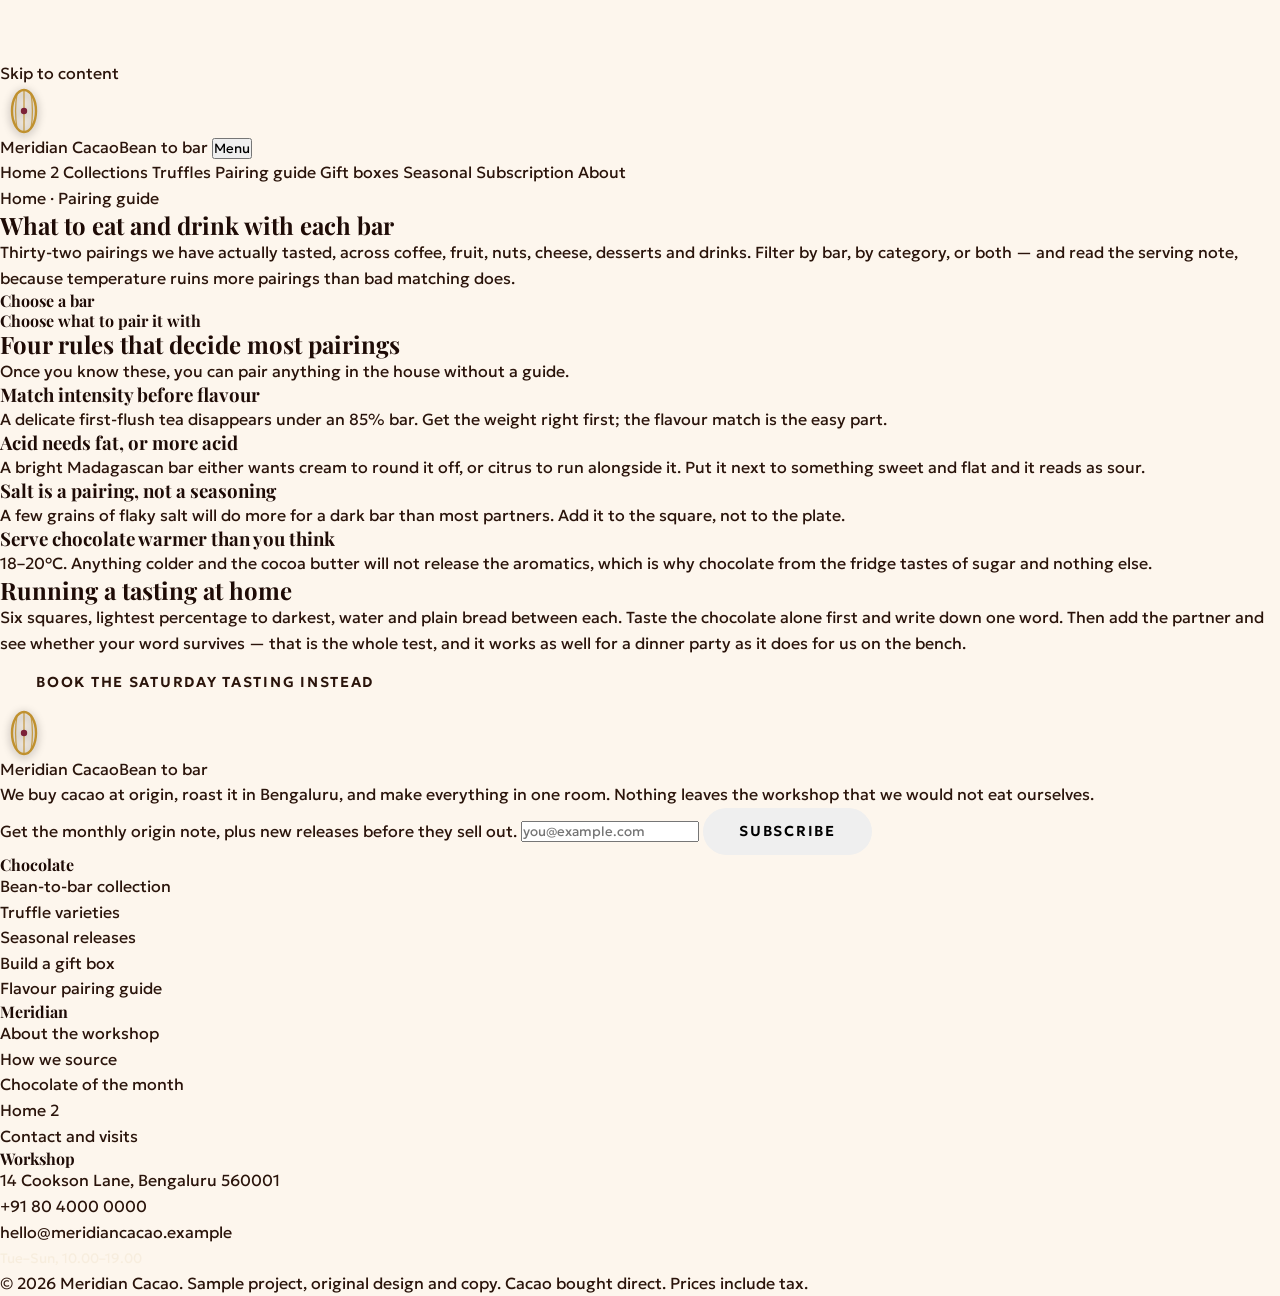
<file: pairings.html>
<!doctype html>
<html lang="en">
<head>
<meta charset="utf-8">
<meta name="viewport" content="width=device-width, initial-scale=1, viewport-fit=cover">
<title>Flavour pairing guide — Meridian Cacao</title>
<meta name="description" content="What to drink and eat with each bar: coffee, fruit, nuts, cheese, desserts and drinks.">
<link rel="icon" href="assets/img/favicon.svg" type="image/svg+xml">
<link rel="preconnect" href="https://fonts.googleapis.com">
<link rel="preconnect" href="https://fonts.gstatic.com" crossorigin>
<link href="https://fonts.googleapis.com/css2?family=Fraunces:opsz,wght@9..144,300..700&family=Karla:wght@300;400;500&display=swap" rel="stylesheet">
<link rel="stylesheet" href="assets/css/style.css">
  <link rel="stylesheet" href="assets/css/mobile-fixes.css">
</head>
<body>
<a class="skip" href="#main">Skip to content</a>
<header class="masthead">
  <div class="wrap masthead__inner">
    <a class="logo" href="index.html">
      <img class="logo__mark" src="assets/img/logo.svg" alt="">
      <span class="logo__name">Meridian Cacao<span>Bean to bar</span></span>
    </a>
    <button class="nav-toggle" type="button" aria-expanded="false" aria-controls="primary-nav">Menu</button>
    <nav class="nav" id="primary-nav" data-open="false" aria-label="Primary">
      <a href="home-2.html">Home 2</a>
      <a href="collections.html">Collections</a>
      <a href="truffles.html">Truffles</a>
      <a href="pairings.html" aria-current="page">Pairing guide</a>
      <a href="gift-box.html">Gift boxes</a>
      <a href="seasonal.html">Seasonal</a>
      <a href="subscription.html">Subscription</a>
      <a href="about.html">About</a>
    </nav>
  </div>
</header>
<main id="main">
<section class="page-head">
  <div class="wrap">
    <p class="crumb"><a href="index.html">Home</a> · Pairing guide</p>
    <h1>What to eat and drink with each bar</h1>
    <p>Thirty-two pairings we have actually tasted, across coffee, fruit, nuts, cheese, desserts and drinks. Filter by bar, by category, or both — and read the serving note, because temperature ruins more pairings than bad matching does.</p>
  </div>
</section>

<section class="section">
  <div class="wrap">
    <h2 style="font-size:var(--step-1)">Choose a bar</h2>
    <div class="chiprow" id="pair-bars"></div>
    <h2 style="font-size:var(--step-1)">Choose what to pair it with</h2>
    <div class="chiprow" id="pair-kinds"></div>
    <div class="grid grid--three" id="pair-results" role="region" aria-live="polite"></div>
  </div>
</section>

<section class="section section--warm">
  <div class="wrap">
    <div class="heading-row">
      <h2>Four rules that decide most pairings</h2>
      <p>Once you know these, you can pair anything in the house without a guide.</p>
    </div>
    <div class="grid grid--two">
      <article class="card">
        <h3>Match intensity before flavour</h3>
        <p>A delicate first-flush tea disappears under an 85% bar. Get the weight right first; the flavour match is the easy part.</p>
      </article>
      <article class="card">
        <h3>Acid needs fat, or more acid</h3>
        <p>A bright Madagascan bar either wants cream to round it off, or citrus to run alongside it. Put it next to something sweet and flat and it reads as sour.</p>
      </article>
      <article class="card">
        <h3>Salt is a pairing, not a seasoning</h3>
        <p>A few grains of flaky salt will do more for a dark bar than most partners. Add it to the square, not to the plate.</p>
      </article>
      <article class="card">
        <h3>Serve chocolate warmer than you think</h3>
        <p>18–20°C. Anything colder and the cocoa butter will not release the aromatics, which is why chocolate from the fridge tastes of sugar and nothing else.</p>
      </article>
    </div>
  </div>
</section>

<section class="section section--dark">
  <div class="wrap wrap--narrow">
    <h2>Running a tasting at home</h2>
    <p>Six squares, lightest percentage to darkest, water and plain bread between each. Taste the chocolate alone first and write down one word. Then add the partner and see whether your word survives — that is the whole test, and it works as well for a dinner party as it does for us on the bench.</p>
    <a class="btn" href="contact.html">Book the Saturday tasting instead</a>
  </div>
</section>
</main>
<footer class="colophon">
  <div class="wrap">
    <div class="colophon__grid">
      <div>
        <a class="logo" href="index.html" style="margin-bottom:1rem">
          <img class="logo__mark" src="assets/img/logo.svg" alt="">
          <span class="logo__name">Meridian Cacao<span>Bean to bar</span></span>
        </a>
        <p>We buy cacao at origin, roast it in Bengaluru, and make everything in one room. Nothing leaves the workshop that we would not eat ourselves.</p>
        <form class="newsletter" data-demo="Thank you — your first origin note is on its way.">
          <label for="nl-email">Get the monthly origin note, plus new releases before they sell out.</label>
          <input id="nl-email" type="email" required placeholder="you@example.com">
          <button class="btn" type="submit">Subscribe</button>
          <p class="status-msg" role="status" style="width:100%"></p>
        </form>
      </div>
      <div>
        <h4>Chocolate</h4>
        <ul>
          <li><a href="collections.html">Bean-to-bar collection</a></li>
          <li><a href="truffles.html">Truffle varieties</a></li>
          <li><a href="seasonal.html">Seasonal releases</a></li>
          <li><a href="gift-box.html">Build a gift box</a></li>
          <li><a href="pairings.html">Flavour pairing guide</a></li>
        </ul>
      </div>
      <div>
        <h4>Meridian</h4>
        <ul>
          <li><a href="about.html">About the workshop</a></li>
          <li><a href="about.html#sourcing">How we source</a></li>
          <li><a href="subscription.html">Chocolate of the month</a></li>
          <li><a href="home-2.html">Home 2</a></li>
          <li><a href="contact.html">Contact and visits</a></li>
        </ul>
      </div>
      <div>
        <h4>Workshop</h4>
        <ul>
          <li><a href="contact.html">14 Cookson Lane, Bengaluru 560001</a></li>
          <li><a href="tel:+918040000000">+91 80 4000 0000</a></li>
          <li><a href="mailto:hello@meridiancacao.example">hello@meridiancacao.example</a></li>
          <li><span style="color:rgba(243,231,211,.6);font-size:.85rem">Tue–Sun, 10.00–19.00</span></li>
        </ul>
      </div>
    </div>
    <div class="colophon__base">
      <span>&copy; <span id="year">2026</span> Meridian Cacao. Sample project, original design and copy.</span>
      <span>Cacao bought direct. Prices include tax.</span>
    </div>
  </div>
</footer>
<script src="assets/js/data.js"></script>
<script src="assets/js/main.js"></script>
</body>
</html>
</file>
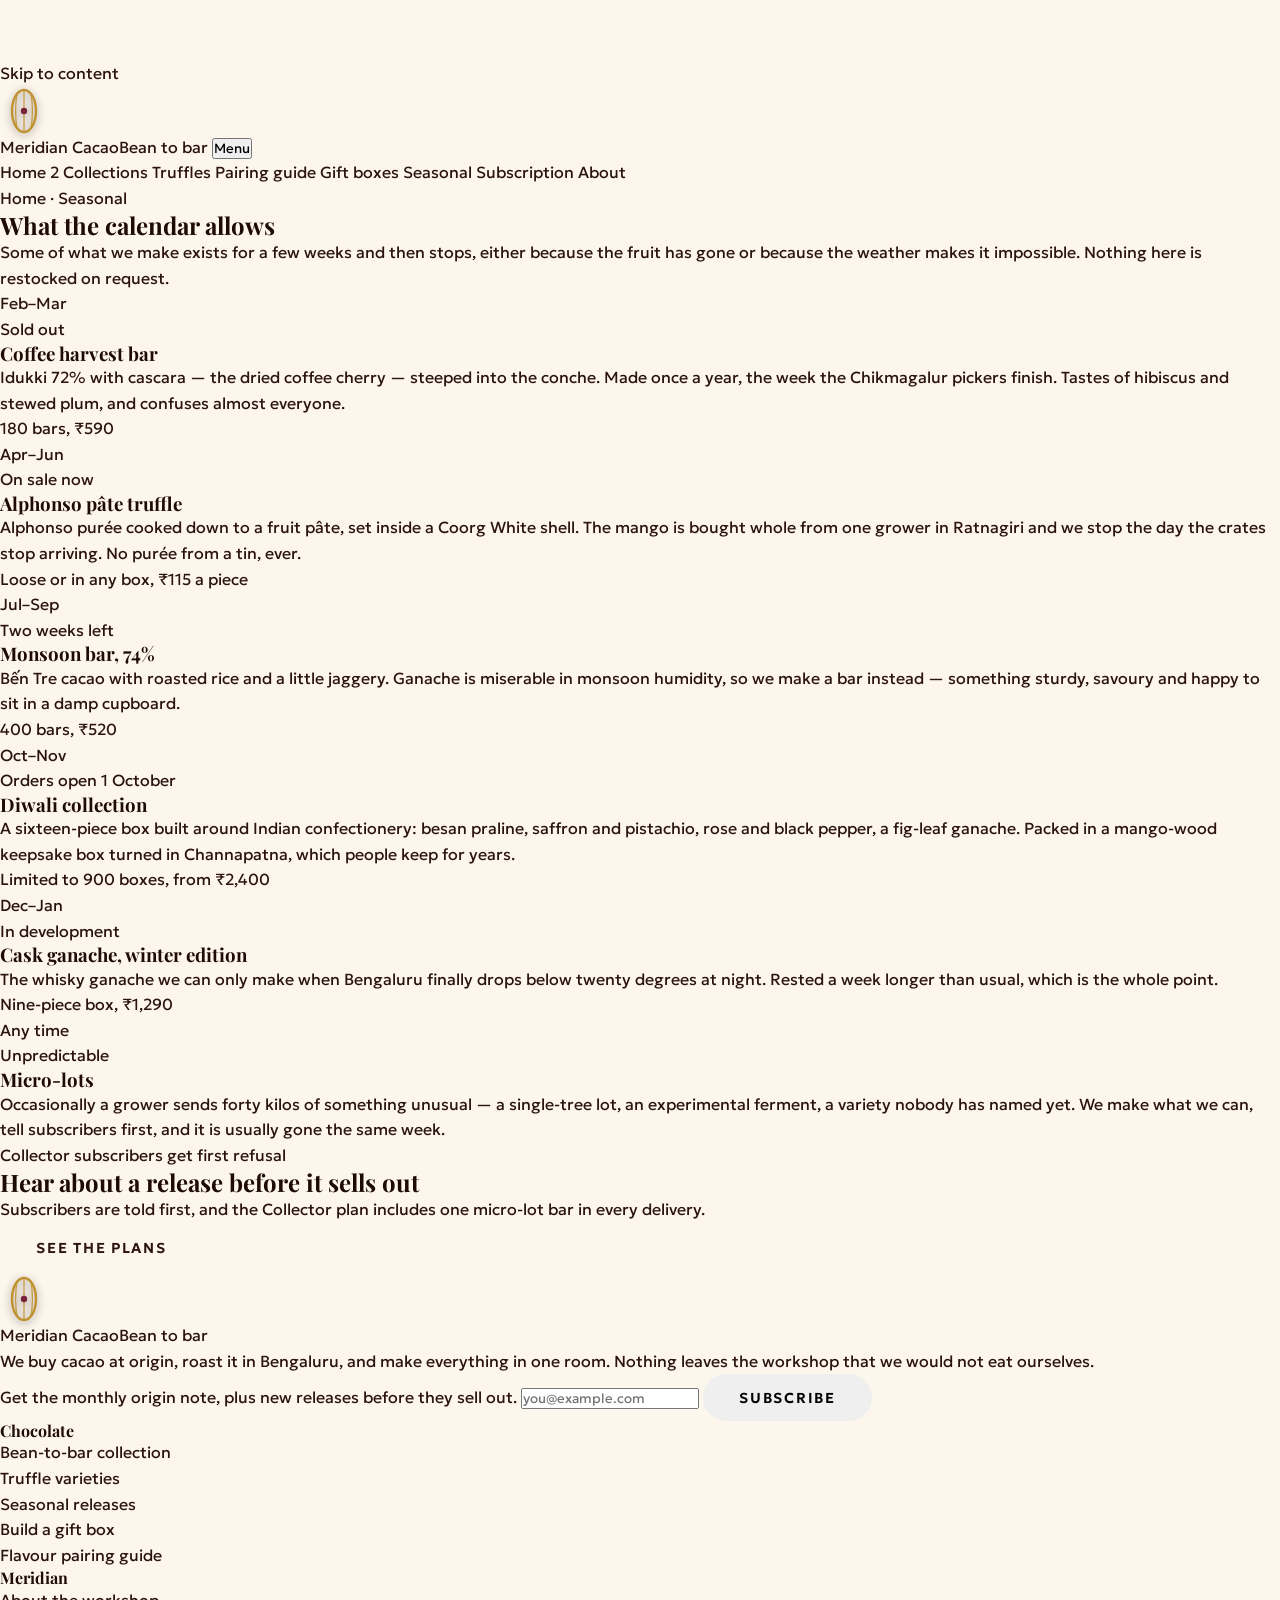
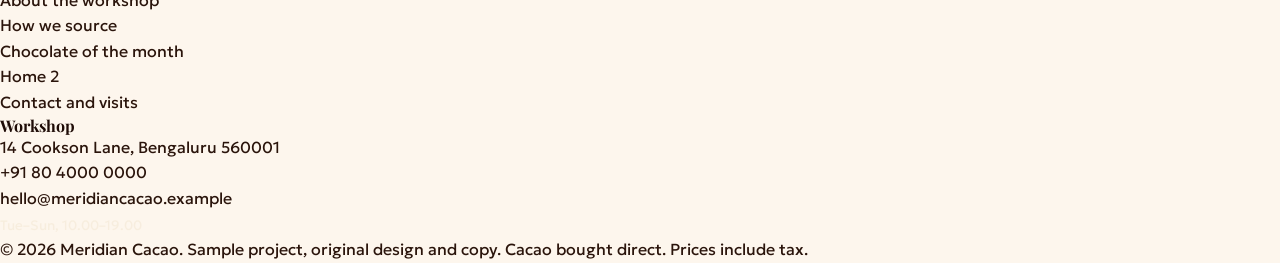
<file: seasonal.html>
<!doctype html>
<html lang="en">
<head>
<meta charset="utf-8">
<meta name="viewport" content="width=device-width, initial-scale=1, viewport-fit=cover">
<title>Seasonal and limited releases — Meridian Cacao</title>
<meta name="description" content="Mango season, monsoon, Diwali, winter: what we make and when it disappears.">
<link rel="icon" href="assets/img/favicon.svg" type="image/svg+xml">
<link rel="preconnect" href="https://fonts.googleapis.com">
<link rel="preconnect" href="https://fonts.gstatic.com" crossorigin>
<link href="https://fonts.googleapis.com/css2?family=Fraunces:opsz,wght@9..144,300..700&family=Karla:wght@300;400;500&display=swap" rel="stylesheet">
<link rel="stylesheet" href="assets/css/style.css">
  <link rel="stylesheet" href="assets/css/mobile-fixes.css">
</head>
<body>
<a class="skip" href="#main">Skip to content</a>
<header class="masthead">
  <div class="wrap masthead__inner">
    <a class="logo" href="index.html">
      <img class="logo__mark" src="assets/img/logo.svg" alt="">
      <span class="logo__name">Meridian Cacao<span>Bean to bar</span></span>
    </a>
    <button class="nav-toggle" type="button" aria-expanded="false" aria-controls="primary-nav">Menu</button>
    <nav class="nav" id="primary-nav" data-open="false" aria-label="Primary">
      <a href="home-2.html">Home 2</a>
      <a href="collections.html">Collections</a>
      <a href="truffles.html">Truffles</a>
      <a href="pairings.html">Pairing guide</a>
      <a href="gift-box.html">Gift boxes</a>
      <a href="seasonal.html" aria-current="page">Seasonal</a>
      <a href="subscription.html">Subscription</a>
      <a href="about.html">About</a>
    </nav>
  </div>
</header>
<main id="main">
<section class="page-head">
  <div class="wrap">
    <p class="crumb"><a href="index.html">Home</a> · Seasonal</p>
    <h1>What the calendar allows</h1>
    <p>Some of what we make exists for a few weeks and then stops, either because the fruit has gone or because the weather makes it impossible. Nothing here is restocked on request.</p>
  </div>
</section>

<section class="section">
  <div class="wrap">
    <div class="season">
      <div>
        <p class="season__when">Feb–Mar</p>
        <p class="season__status">Sold out</p>
      </div>
      <div>
        <h3>Coffee harvest bar</h3>
        <p>Idukki 72% with cascara — the dried coffee cherry — steeped into the conche. Made once a year, the week the Chikmagalur pickers finish. Tastes of hibiscus and stewed plum, and confuses almost everyone.</p>
        <p class="dim">180 bars, ₹590</p>
      </div>
    </div>
    <div class="season">
      <div>
        <p class="season__when">Apr–Jun</p>
        <p class="season__status">On sale now</p>
      </div>
      <div>
        <h3>Alphonso pâte truffle</h3>
        <p>Alphonso purée cooked down to a fruit pâte, set inside a Coorg White shell. The mango is bought whole from one grower in Ratnagiri and we stop the day the crates stop arriving. No purée from a tin, ever.</p>
        <p class="dim">Loose or in any box, ₹115 a piece</p>
      </div>
    </div>
    <div class="season">
      <div>
        <p class="season__when">Jul–Sep</p>
        <p class="season__status">Two weeks left</p>
      </div>
      <div>
        <h3>Monsoon bar, 74%</h3>
        <p>Bến Tre cacao with roasted rice and a little jaggery. Ganache is miserable in monsoon humidity, so we make a bar instead — something sturdy, savoury and happy to sit in a damp cupboard.</p>
        <p class="dim">400 bars, ₹520</p>
      </div>
    </div>
    <div class="season">
      <div>
        <p class="season__when">Oct–Nov</p>
        <p class="season__status">Orders open 1 October</p>
      </div>
      <div>
        <h3>Diwali collection</h3>
        <p>A sixteen-piece box built around Indian confectionery: besan praline, saffron and pistachio, rose and black pepper, a fig-leaf ganache. Packed in a mango-wood keepsake box turned in Channapatna, which people keep for years.</p>
        <p class="dim">Limited to 900 boxes, from ₹2,400</p>
      </div>
    </div>
    <div class="season">
      <div>
        <p class="season__when">Dec–Jan</p>
        <p class="season__status">In development</p>
      </div>
      <div>
        <h3>Cask ganache, winter edition</h3>
        <p>The whisky ganache we can only make when Bengaluru finally drops below twenty degrees at night. Rested a week longer than usual, which is the whole point.</p>
        <p class="dim">Nine-piece box, ₹1,290</p>
      </div>
    </div>
    <div class="season" style="border-bottom:var(--rule)">
      <div>
        <p class="season__when">Any time</p>
        <p class="season__status">Unpredictable</p>
      </div>
      <div>
        <h3>Micro-lots</h3>
        <p>Occasionally a grower sends forty kilos of something unusual — a single-tree lot, an experimental ferment, a variety nobody has named yet. We make what we can, tell subscribers first, and it is usually gone the same week.</p>
        <p class="dim">Collector subscribers get first refusal</p>
      </div>
    </div>
  </div>
</section>

<section class="section section--dark">
  <div class="wrap">
    <div class="callout" style="padding:0">
      <div>
        <h2>Hear about a release before it sells out</h2>
        <p>Subscribers are told first, and the Collector plan includes one micro-lot bar in every delivery.</p>
      </div>
      <div><a class="btn" href="subscription.html">See the plans</a></div>
    </div>
  </div>
</section>
</main>
<footer class="colophon">
  <div class="wrap">
    <div class="colophon__grid">
      <div>
        <a class="logo" href="index.html" style="margin-bottom:1rem">
          <img class="logo__mark" src="assets/img/logo.svg" alt="">
          <span class="logo__name">Meridian Cacao<span>Bean to bar</span></span>
        </a>
        <p>We buy cacao at origin, roast it in Bengaluru, and make everything in one room. Nothing leaves the workshop that we would not eat ourselves.</p>
        <form class="newsletter" data-demo="Thank you — your first origin note is on its way.">
          <label for="nl-email">Get the monthly origin note, plus new releases before they sell out.</label>
          <input id="nl-email" type="email" required placeholder="you@example.com">
          <button class="btn" type="submit">Subscribe</button>
          <p class="status-msg" role="status" style="width:100%"></p>
        </form>
      </div>
      <div>
        <h4>Chocolate</h4>
        <ul>
          <li><a href="collections.html">Bean-to-bar collection</a></li>
          <li><a href="truffles.html">Truffle varieties</a></li>
          <li><a href="seasonal.html">Seasonal releases</a></li>
          <li><a href="gift-box.html">Build a gift box</a></li>
          <li><a href="pairings.html">Flavour pairing guide</a></li>
        </ul>
      </div>
      <div>
        <h4>Meridian</h4>
        <ul>
          <li><a href="about.html">About the workshop</a></li>
          <li><a href="about.html#sourcing">How we source</a></li>
          <li><a href="subscription.html">Chocolate of the month</a></li>
          <li><a href="home-2.html">Home 2</a></li>
          <li><a href="contact.html">Contact and visits</a></li>
        </ul>
      </div>
      <div>
        <h4>Workshop</h4>
        <ul>
          <li><a href="contact.html">14 Cookson Lane, Bengaluru 560001</a></li>
          <li><a href="tel:+918040000000">+91 80 4000 0000</a></li>
          <li><a href="mailto:hello@meridiancacao.example">hello@meridiancacao.example</a></li>
          <li><span style="color:rgba(243,231,211,.6);font-size:.85rem">Tue–Sun, 10.00–19.00</span></li>
        </ul>
      </div>
    </div>
    <div class="colophon__base">
      <span>&copy; <span id="year">2026</span> Meridian Cacao. Sample project, original design and copy.</span>
      <span>Cacao bought direct. Prices include tax.</span>
    </div>
  </div>
</footer>
<script src="assets/js/data.js"></script>
<script src="assets/js/main.js"></script>
</body>
</html>
</file>
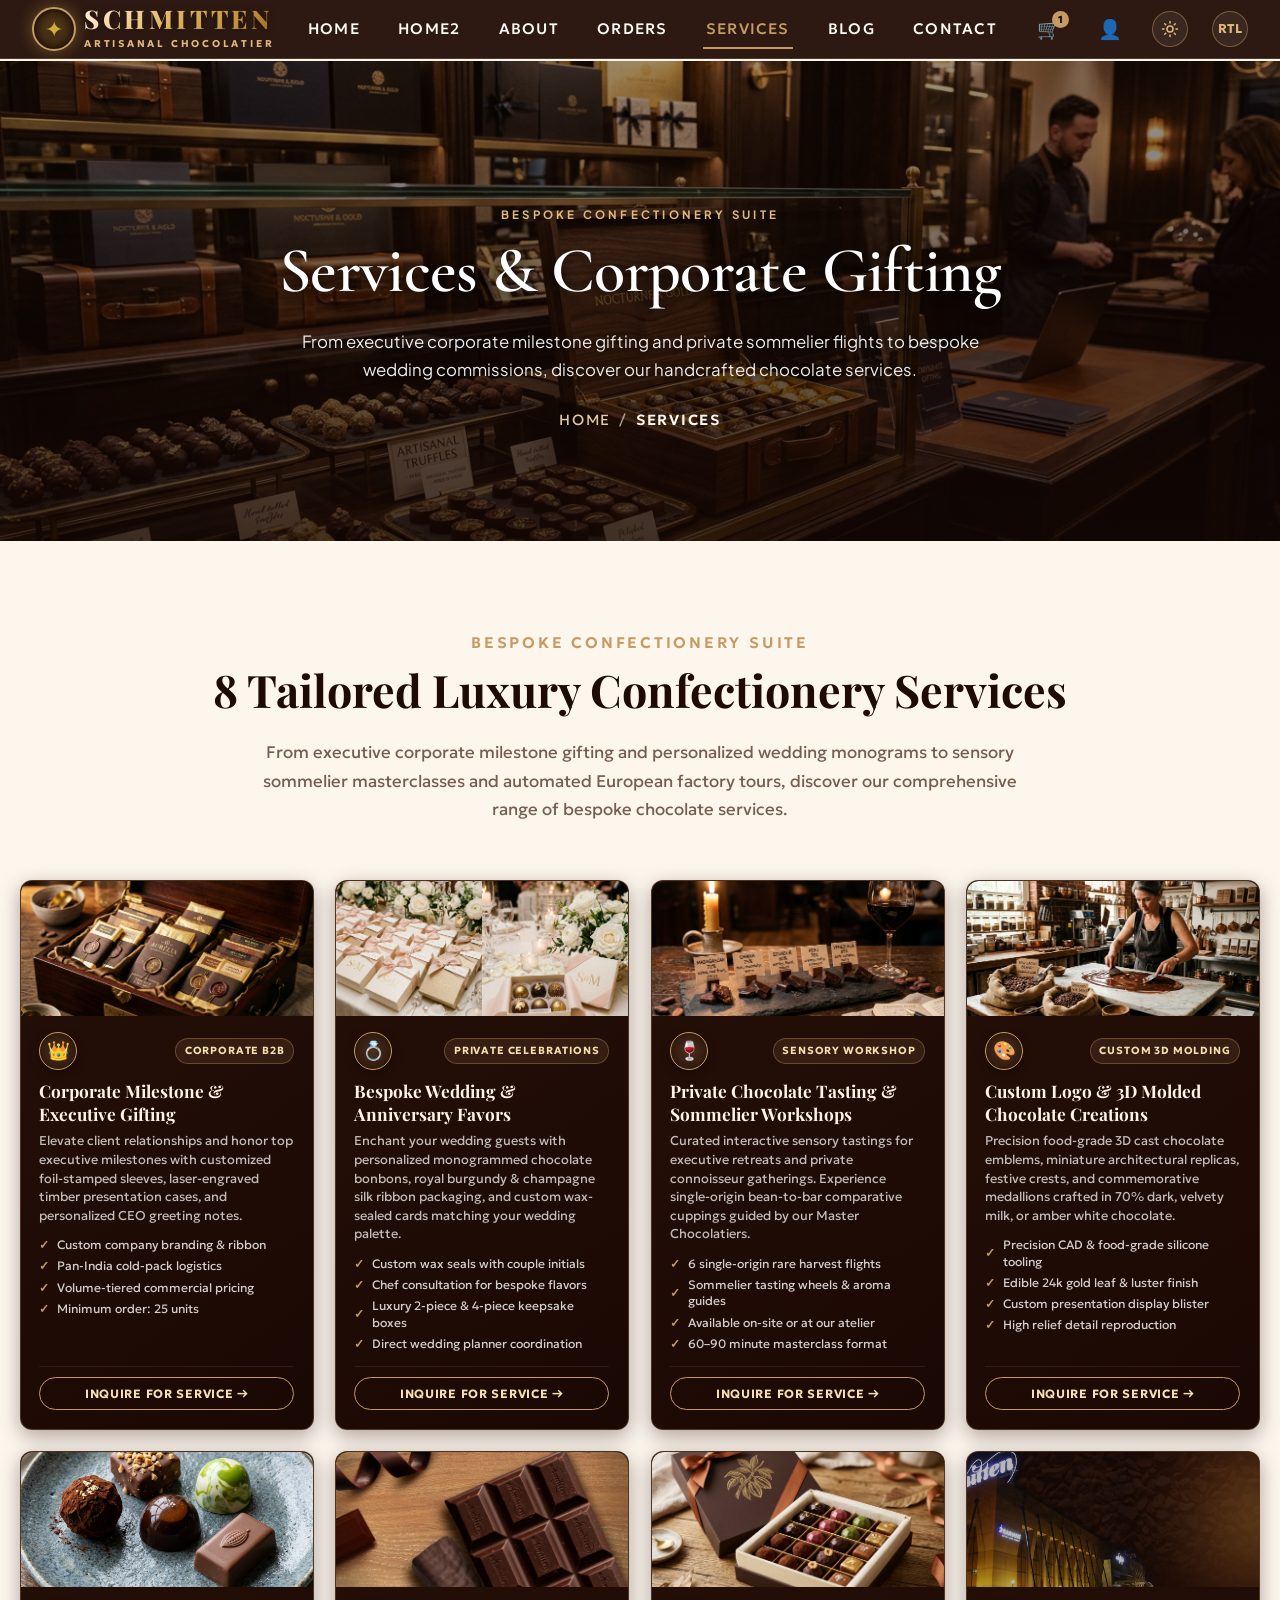
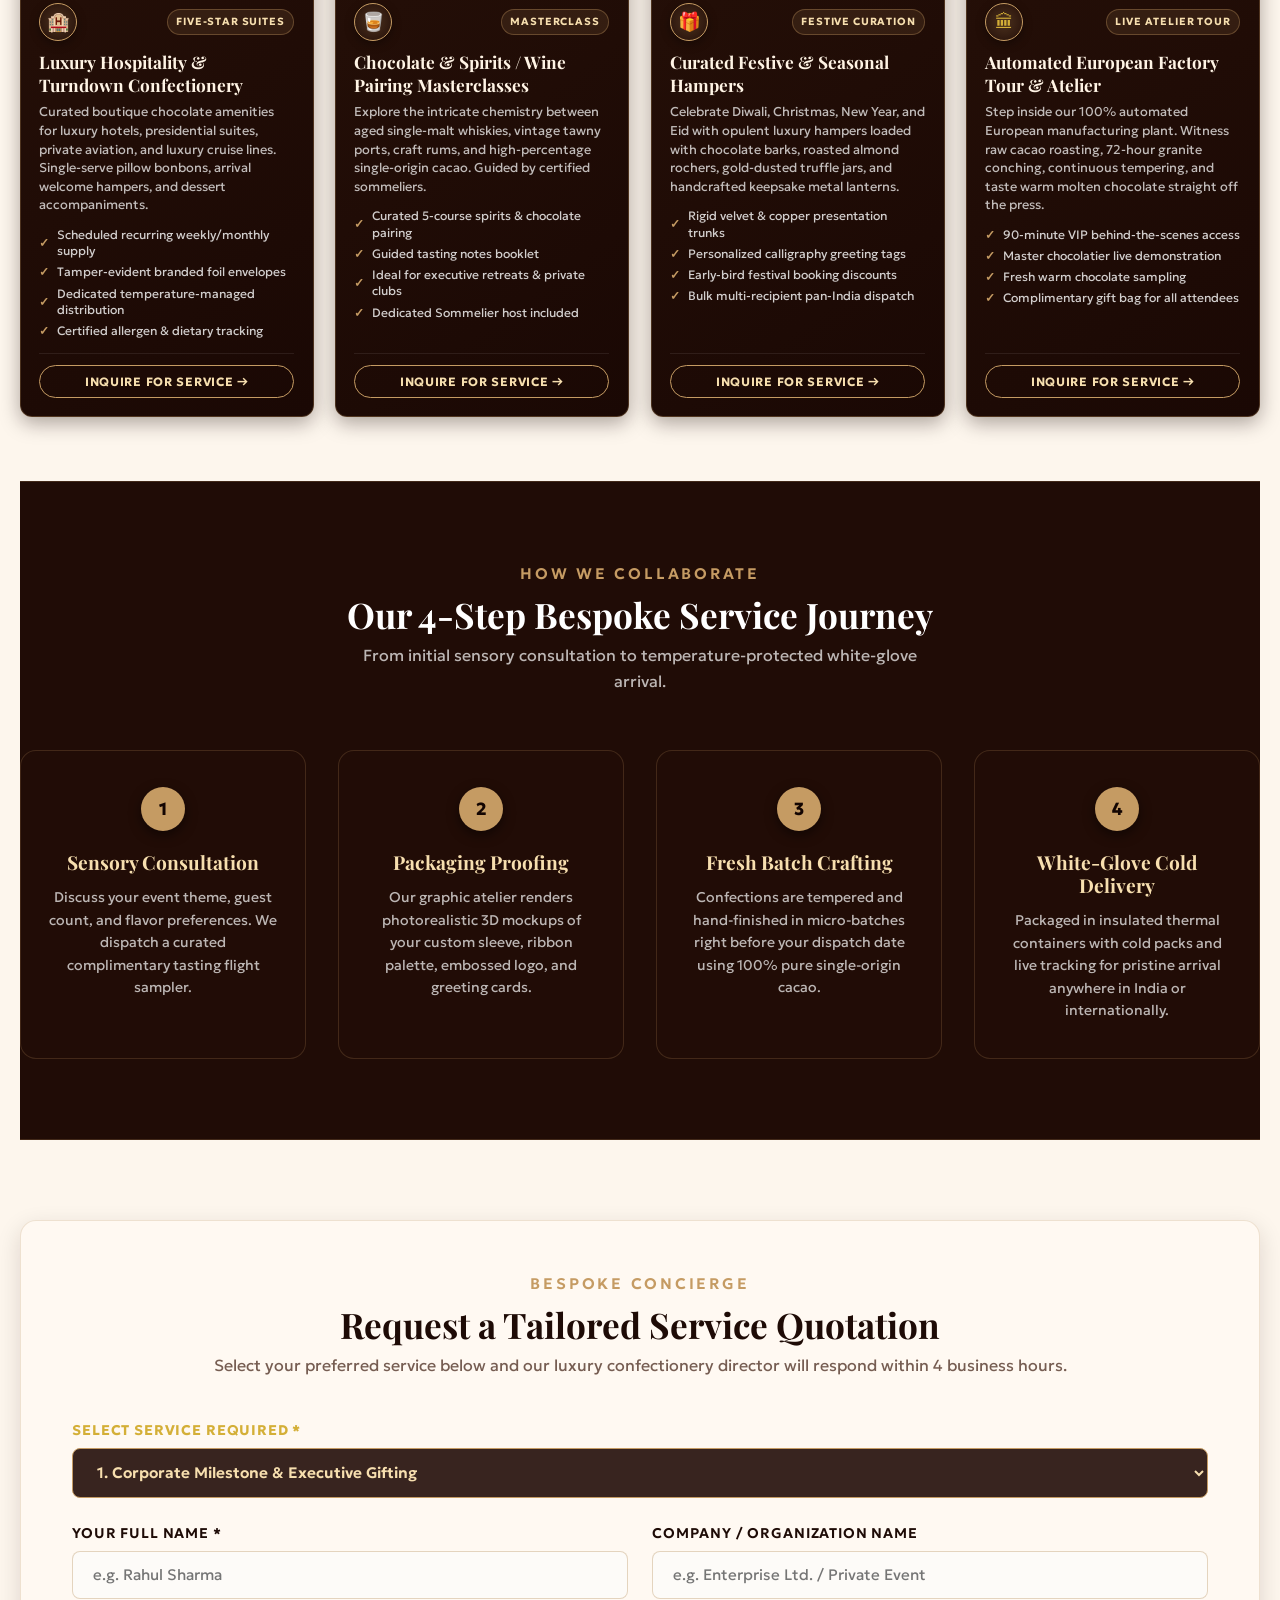
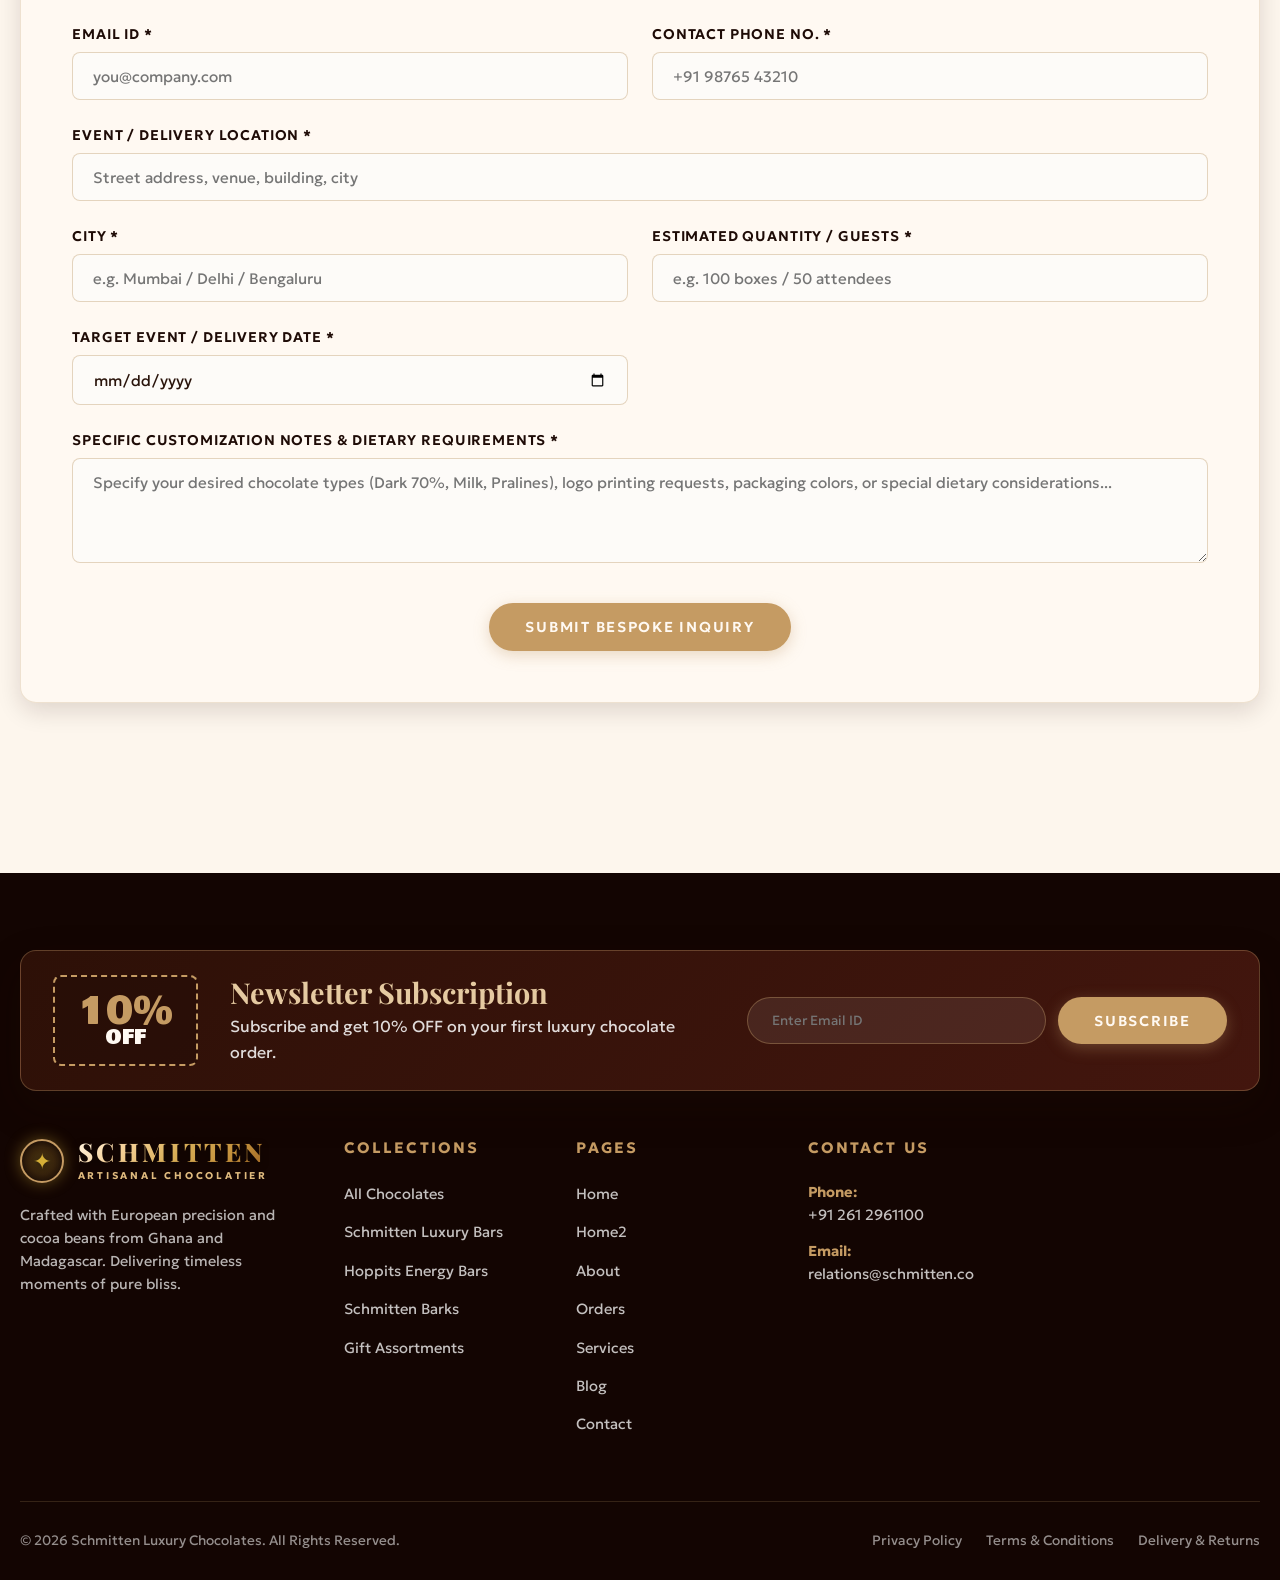
<file: services.html>
<!doctype html>
<html lang="en">
<head>
  <meta charset="utf-8">
  <meta name="viewport" content="width=device-width, initial-scale=1, viewport-fit=cover">
  <title>Corporate Gifting & Services — Schmitten Luxury Chocolates</title>
  <meta name="description" content="Elevate corporate relationships and personal occasions with custom Schmitten Luxury Chocolate gift hampers, bespoke sleeve branding, and chocolate factory tours.">
  <link rel="icon" href="assets/img/schmitten/logo.webp" type="image/webp">
  <link rel="stylesheet" href="assets/css/style.css">
  <link rel="stylesheet" href="assets/css/mobile-fixes.css">
</head>
<body>

  <!-- Toast Notification -->
  <div id="added" role="status">
    <span class="check-icon">✓</span>
    <strong>Item added to your selection.</strong>
  </div>

  <!-- Main Header Navigation -->
  <header class="header">
    <div class="main-header">
      <div class="logo">
        <a href="index.html" class="custom-brand-logo">
          <div class="brand-crest-box">
            <span class="crest-icon">✦</span>
          </div>
          <div class="brand-text-block">
            <span class="brand-title">SCHMITTEN</span>
            <span class="brand-tagline">ARTISANAL CHOCOLATIER</span>
          </div>
        </a>
      </div>

      <!-- Navigation in exact specified order: Home → Home2 → About → Orders → Services → Blog -->
      <nav aria-label="Main Navigation">
        <ul class="main-menu">
          <li><a href="index.html">Home</a></li>
          <li><a href="home-2.html">Home2</a></li>
          <li><a href="about.html">About</a></li>
          <li><a href="orders.html">Orders</a></li>
          <li><a href="services.html" class="active">Services</a></li>
          <li><a href="blog.html">Blog</a></li>
          <li><a href="contact.html">Contact</a></li>
        </ul>
      </nav>

      <!-- Header Right Utilities -->
      <div class="main-menu-right">
        <!-- In-Place Search Bar -->
        <div class="header-inline-search-wrap" id="headerSearchWrap">
          <button class="nav-utility-btn" id="searchTriggerBtn" title="Search Chocolates" aria-label="Search">
            <span style="font-size:1.15rem;">🔍</span>
          </button>
          <div class="header-inline-search-field" id="headerSearchField">
            <input type="text" id="siteSearchInput" placeholder="Search chocolates, truffles..." autocomplete="off" aria-label="Search confections">
            <button type="button" id="closeSearchBtn" class="search-inline-close" aria-label="Close search">&times;</button>
          </div>
          <div class="search-live-dropdown" id="searchLiveDropdown" style="display:none;"></div>
        </div>

        <!-- Cart Icon -->
        <button class="nav-utility-btn" id="cartTriggerBtn" title="Shopping Cart" aria-label="Cart">
          <span style="font-size:1.2rem;">🛒</span>
          <span class="nav-badge" id="cartCountBadge">0</span>
        </button>

        <!-- Account Icon -->
        <button class="nav-utility-btn" onclick="window.location.href='login.html';" title="My Account" aria-label="Account">
          <span style="font-size:1.2rem;">👤</span>
        </button>

        <!-- Theme Toggle (Dark / Light Mode) -->
        <button class="nav-circle-btn theme-toggle-btn" id="themeToggleBtn" type="button" title="Toggle Light / Dark Mode" aria-label="Toggle Theme">
          <svg class="sun-icon" width="18" height="18" viewBox="0 0 24 24" fill="none" stroke="currentColor" stroke-width="2" stroke-linecap="round" stroke-linejoin="round">
            <circle cx="12" cy="12" r="4"></circle>
            <path d="M12 2v2M12 20v2M4.93 4.93l1.41 1.41M17.66 17.66l1.41 1.41M2 12h2M20 12h2M6.34 17.66l-1.41 1.41M19.07 4.93l-1.41 1.41"></path>
          </svg>
          <svg class="moon-icon" width="18" height="18" viewBox="0 0 24 24" fill="none" stroke="currentColor" stroke-width="2" stroke-linecap="round" stroke-linejoin="round" style="display:none;">
            <path d="M21 12.79A9 9 0 1 1 11.21 3 7 7 0 0 0 21 12.79z"></path>
          </svg>
        </button>

        <!-- RTL Toggle -->
        <button class="nav-circle-btn rtl-toggle-btn" id="rtlToggleBtn" type="button" title="Toggle RTL / LTR" aria-label="Toggle RTL">
          <span class="rtl-label">RTL</span>
        </button>

        <!-- Mobile Menu Toggle -->
        <button class="mobile-toggle" id="mobileMenuToggle" aria-label="Open Navigation Menu">
          <span style="font-size:1.4rem; color:var(--meridian-gold-light);">☰</span>
        </button>
      </div>
    </div>
  </header>

  <!-- Mobile Navigation Drawer -->
  <div class="mobile-drawer-overlay" id="mobileDrawerOverlay"></div>
  <aside class="mobile-drawer" id="mobileNavDrawer" aria-label="Mobile Navigation">
    <div>
      <button class="drawer-close" id="mobileDrawerClose" aria-label="Close Navigation Menu">&times;</button>
      <div style="margin-bottom: 2rem;">
        <a href="index.html" class="custom-brand-logo">
          <div class="brand-crest-box">
            <span class="crest-icon">✦</span>
          </div>
          <div class="brand-text-block">
            <span class="brand-title">SCHMITTEN</span>
            <span class="brand-tagline">ARTISANAL CHOCOLATIER</span>
          </div>
        </a>
      </div>
      <nav class="mobile-nav-links">
        <a href="index.html">Home</a>
        <a href="home-2.html">Home2</a>
        <a href="about.html">About</a>
        <a href="orders.html">Orders</a>
        <a href="services.html" class="active">Services</a>
        <a href="blog.html">Blog</a>
        <a href="contact.html">Contact</a>
      </nav>
      <div style="display: flex; gap: 0.75rem; margin-top: 1.5rem; padding-top: 1.25rem; border-top: 1px solid rgba(255,255,255,0.15);">
        <button class="nav-circle-btn theme-toggle-btn" type="button" title="Toggle Light / Dark Mode" aria-label="Toggle Theme">
          <svg class="sun-icon" width="18" height="18" viewBox="0 0 24 24" fill="none" stroke="currentColor" stroke-width="2" stroke-linecap="round" stroke-linejoin="round">
            <circle cx="12" cy="12" r="4"></circle>
            <path d="M12 2v2M12 20v2M4.93 4.93l1.41 1.41M17.66 17.66l1.41 1.41M2 12h2M20 12h2M6.34 17.66l-1.41 1.41M19.07 4.93l-1.41 1.41"></path>
          </svg>
          <svg class="moon-icon" width="18" height="18" viewBox="0 0 24 24" fill="none" stroke="currentColor" stroke-width="2" stroke-linecap="round" stroke-linejoin="round" style="display:none;">
            <path d="M21 12.79A9 9 0 1 1 11.21 3 7 7 0 0 0 21 12.79z"></path>
          </svg>
        </button>
        <button class="nav-circle-btn rtl-toggle-btn" type="button" title="Toggle RTL / LTR" aria-label="Toggle RTL">
          <span class="rtl-label">RTL</span>
        </button>
      </div>
    </div>
    <div style="color: rgba(255,255,255,0.7); font-size: 0.85rem; padding-top:1.5rem; border-top:1px solid rgba(255,255,255,0.15);">
      <p style="margin-bottom:0.25rem;">Master Chocolatier Concierge:</p>
      <p style="color: var(--meridian-gold-light); font-weight: 600;">concierge@meridiancacao.com</p>
    </div>
  </aside>

  <!-- Cart Modal Drawer -->
  <div class="cart-modal" aria-hidden="true">
    <div class="cart-panel">
      <div class="cart-header">
        <h3>Your Sweet Selection</h3>
        <button class="cart-close" aria-label="Close Cart">&times;</button>
      </div>
      <div class="cart-items-wrap">
        <!-- Rendered by main.js -->
      </div>
      <div class="cart-footer">
        <div class="cart-total-row">
          <span>Total:</span>
          <span class="cart-total-price">Rs. 0</span>
        </div>
        <a href="orders.html" class="btn btn-primary" style="width: 100%; text-align: center;">Proceed to Checkout</a>
      </div>
    </div>
  </div>

  <main id="main">
    <!-- Services Hero Banner -->
    <section class="about-hero-banner" style="background-image: linear-gradient(180deg, rgba(20, 7, 4, 0.42) 0%, rgba(20, 7, 4, 0.78) 100%), url('assets/img/artisan/services_hero_banner.jpg');">
      <div class="container" data-aos="fade-up">
        <div class="section-eyebrow" style="color:var(--meridian-gold-light);">BESPOKE CONFECTIONERY SUITE</div>
        <h1 class="section-hero-title light" style="font-size:clamp(2.4rem, 5vw, 4.2rem); margin-bottom:1.25rem;">
          Services &amp; Corporate Gifting
        </h1>
        <p class="section-subtitle light" style="max-width:720px; margin:0 auto 1.5rem;">
          From executive corporate milestone gifting and private sommelier flights to bespoke wedding commissions, discover our handcrafted chocolate services.
        </p>
        <div class="breadcrumbs">
          <a href="index.html">Home</a>
          <span style="color: rgba(255,255,255,0.6);">/</span>
          <span style="color: var(--white); font-weight: 600;">Services</span>
        </div>
      </div>
    </section>

    <!-- 8 Luxury Confectionery Services Suite -->
    <section class="services-section">
      <div class="container">
        <div class="text-center" data-aos="fade-up">
          <span class="section-sub-title">Bespoke Confectionery Suite</span>
          <h2 class="section-main-title">8 Tailored Luxury Confectionery Services</h2>
          <p style="max-width: 780px; margin: 0 auto 3.5rem; color: var(--text-muted); font-size: 1.05rem; line-height: 1.7;">
            From executive corporate milestone gifting and personalized wedding monograms to sensory sommelier masterclasses and automated European factory tours, discover our comprehensive range of bespoke chocolate services.
          </p>
        </div>

        <!-- 8 Services Grid -->
        <div class="services-grid-8">
          
          <!-- Service 1 -->
          <div class="service-card-luxury" data-aos="fade-up" data-aos-duration="600">
            <div class="service-card-photo">
              <img src="assets/img/artisan/corporate_wooden_chest.jpg" alt="Corporate Milestone & Executive Gifting">
            </div>
            <div class="service-card-body">
              <div>
                <div class="service-header-row">
                  <div class="service-icon-box">👑</div>
                  <span class="service-badge-pill">Corporate B2B</span>
                </div>
                <h3 class="service-card-title">Corporate Milestone &amp; Executive Gifting</h3>
                <p class="service-card-desc">
                  Elevate client relationships and honor top executive milestones with customized foil-stamped sleeves, laser-engraved timber presentation cases, and personalized CEO greeting notes.
                </p>
                <ul class="service-inclusions">
                  <li><span class="check">✓</span> Custom company branding &amp; ribbon</li>
                  <li><span class="check">✓</span> Pan-India cold-pack logistics</li>
                  <li><span class="check">✓</span> Volume-tiered commercial pricing</li>
                  <li><span class="check">✓</span> Minimum order: 25 units</li>
                </ul>
              </div>
              <div class="service-card-footer">
                <button class="btn-service-inquire" data-service-select="Corporate Milestone & Executive Gifting">
                  Inquire For Service →
                </button>
              </div>
            </div>
          </div>

          <!-- Service 2 -->
          <div class="service-card-luxury" data-aos="fade-up" data-aos-delay="100" data-aos-duration="600">
            <div class="service-card-photo">
              <img src="assets/img/artisan/wedding_favors_luxury.jpg" alt="Bespoke Wedding Favors">
            </div>
            <div class="service-card-body">
              <div>
                <div class="service-header-row">
                  <div class="service-icon-box">💍</div>
                  <span class="service-badge-pill">Private Celebrations</span>
                </div>
                <h3 class="service-card-title">Bespoke Wedding &amp; Anniversary Favors</h3>
                <p class="service-card-desc">
                  Enchant your wedding guests with personalized monogrammed chocolate bonbons, royal burgundy &amp; champagne silk ribbon packaging, and custom wax-sealed cards matching your wedding palette.
                </p>
                <ul class="service-inclusions">
                  <li><span class="check">✓</span> Custom wax seals with couple initials</li>
                  <li><span class="check">✓</span> Chef consultation for bespoke flavors</li>
                  <li><span class="check">✓</span> Luxury 2-piece &amp; 4-piece keepsake boxes</li>
                  <li><span class="check">✓</span> Direct wedding planner coordination</li>
                </ul>
              </div>
              <div class="service-card-footer">
                <button class="btn-service-inquire" data-service-select="Bespoke Wedding & Anniversary Favors">
                  Inquire For Service →
                </button>
              </div>
            </div>
          </div>

          <!-- Service 3 -->
          <div class="service-card-luxury" data-aos="fade-up" data-aos-delay="200" data-aos-duration="600">
            <div class="service-card-photo">
              <img src="assets/img/artisan/sommelier_tasting_flight.jpg" alt="Private Chocolate Tasting & Sommelier Workshops">
            </div>
            <div class="service-card-body">
              <div>
                <div class="service-header-row">
                  <div class="service-icon-box">🍷</div>
                  <span class="service-badge-pill">Sensory Workshop</span>
                </div>
                <h3 class="service-card-title">Private Chocolate Tasting &amp; Sommelier Workshops</h3>
                <p class="service-card-desc">
                  Curated interactive sensory tastings for executive retreats and private connoisseur gatherings. Experience single-origin bean-to-bar comparative cuppings guided by our Master Chocolatiers.
                </p>
                <ul class="service-inclusions">
                  <li><span class="check">✓</span> 6 single-origin rare harvest flights</li>
                  <li><span class="check">✓</span> Sommelier tasting wheels &amp; aroma guides</li>
                  <li><span class="check">✓</span> Available on-site or at our atelier</li>
                  <li><span class="check">✓</span> 60–90 minute masterclass format</li>
                </ul>
              </div>
              <div class="service-card-footer">
                <button class="btn-service-inquire" data-service-select="Private Chocolate Tasting & Sommelier Workshops">
                  Inquire For Service →
                </button>
              </div>
            </div>
          </div>

          <!-- Service 4 -->
          <div class="service-card-luxury" data-aos="fade-up" data-aos-delay="300" data-aos-duration="600">
            <div class="service-card-photo">
              <img src="assets/img/artisan/bean_to_bar_craft.jpg" alt="Custom Logo & 3D Molded Chocolate Creations">
            </div>
            <div class="service-card-body">
              <div>
                <div class="service-header-row">
                  <div class="service-icon-box">🎨</div>
                  <span class="service-badge-pill">Custom 3D Molding</span>
                </div>
                <h3 class="service-card-title">Custom Logo &amp; 3D Molded Chocolate Creations</h3>
                <p class="service-card-desc">
                  Precision food-grade 3D cast chocolate emblems, miniature architectural replicas, festive crests, and commemorative medallions crafted in 70% dark, velvety milk, or amber white chocolate.
                </p>
                <ul class="service-inclusions">
                  <li><span class="check">✓</span> Precision CAD &amp; food-grade silicone tooling</li>
                  <li><span class="check">✓</span> Edible 24k gold leaf &amp; luster finish</li>
                  <li><span class="check">✓</span> Custom presentation display blister</li>
                  <li><span class="check">✓</span> High relief detail reproduction</li>
                </ul>
              </div>
              <div class="service-card-footer">
                <button class="btn-service-inquire" data-service-select="Custom Logo & 3D Molded Chocolate Creations">
                  Inquire For Service →
                </button>
              </div>
            </div>
          </div>

          <!-- Service 5 -->
          <div class="service-card-luxury" data-aos="fade-up" data-aos-duration="600">
            <div class="service-card-photo">
              <img src="assets/img/artisan/signature_truffles.jpg" alt="Luxury Hospitality & Turndown Confectionery">
            </div>
            <div class="service-card-body">
              <div>
                <div class="service-header-row">
                  <div class="service-icon-box">🏨</div>
                  <span class="service-badge-pill">Five-Star Suites</span>
                </div>
                <h3 class="service-card-title">Luxury Hospitality &amp; Turndown Confectionery</h3>
                <p class="service-card-desc">
                  Curated boutique chocolate amenities for luxury hotels, presidential suites, private aviation, and luxury cruise lines. Single-serve pillow bonbons, arrival welcome hampers, and dessert accompaniments.
                </p>
                <ul class="service-inclusions">
                  <li><span class="check">✓</span> Scheduled recurring weekly/monthly supply</li>
                  <li><span class="check">✓</span> Tamper-evident branded foil envelopes</li>
                  <li><span class="check">✓</span> Dedicated temperature-managed distribution</li>
                  <li><span class="check">✓</span> Certified allergen &amp; dietary tracking</li>
                </ul>
              </div>
              <div class="service-card-footer">
                <button class="btn-service-inquire" data-service-select="Luxury Hospitality & Turndown Confectionery">
                  Inquire For Service →
                </button>
              </div>
            </div>
          </div>

          <!-- Service 6 -->
          <div class="service-card-luxury" data-aos="fade-up" data-aos-delay="100" data-aos-duration="600">
            <div class="service-card-photo">
              <img src="assets/img/schmitten/about-page.jpg" alt="Chocolate & Wine Spirits Masterclasses">
            </div>
            <div class="service-card-body">
              <div>
                <div class="service-header-row">
                  <div class="service-icon-box">🥃</div>
                  <span class="service-badge-pill">Masterclass</span>
                </div>
                <h3 class="service-card-title">Chocolate &amp; Spirits / Wine Pairing Masterclasses</h3>
                <p class="service-card-desc">
                  Explore the intricate chemistry between aged single-malt whiskies, vintage tawny ports, craft rums, and high-percentage single-origin cacao. Guided by certified sommeliers.
                </p>
                <ul class="service-inclusions">
                  <li><span class="check">✓</span> Curated 5-course spirits &amp; chocolate pairing</li>
                  <li><span class="check">✓</span> Guided tasting notes booklet</li>
                  <li><span class="check">✓</span> Ideal for executive retreats &amp; private clubs</li>
                  <li><span class="check">✓</span> Dedicated Sommelier host included</li>
                </ul>
              </div>
              <div class="service-card-footer">
                <button class="btn-service-inquire" data-service-select="Chocolate & Wine / Spirits Masterclasses">
                  Inquire For Service →
                </button>
              </div>
            </div>
          </div>

          <!-- Service 7 -->
          <div class="service-card-luxury" data-aos="fade-up" data-aos-delay="200" data-aos-duration="600">
            <div class="service-card-photo">
              <img src="assets/img/artisan/luxury_gift_box.jpg" alt="Curated Festive & Seasonal Hampers">
            </div>
            <div class="service-card-body">
              <div>
                <div class="service-header-row">
                  <div class="service-icon-box">🎁</div>
                  <span class="service-badge-pill">Festive Curation</span>
                </div>
                <h3 class="service-card-title">Curated Festive &amp; Seasonal Hampers</h3>
                <p class="service-card-desc">
                  Celebrate Diwali, Christmas, New Year, and Eid with opulent luxury hampers loaded with chocolate barks, roasted almond rochers, gold-dusted truffle jars, and handcrafted keepsake metal lanterns.
                </p>
                <ul class="service-inclusions">
                  <li><span class="check">✓</span> Rigid velvet &amp; copper presentation trunks</li>
                  <li><span class="check">✓</span> Personalized calligraphy greeting tags</li>
                  <li><span class="check">✓</span> Early-bird festival booking discounts</li>
                  <li><span class="check">✓</span> Bulk multi-recipient pan-India dispatch</li>
                </ul>
              </div>
              <div class="service-card-footer">
                <button class="btn-service-inquire" data-service-select="Curated Festive & Seasonal Hampers">
                  Inquire For Service →
                </button>
              </div>
            </div>
          </div>

          <!-- Service 8 -->
          <div class="service-card-luxury" data-aos="fade-up" data-aos-delay="300" data-aos-duration="600">
            <div class="service-card-photo">
              <img src="assets/img/schmitten/factory-tour.jpg" alt="Automated European Factory Tour & Atelier">
            </div>
            <div class="service-card-body">
              <div>
                <div class="service-header-row">
                  <div class="service-icon-box">🏛</div>
                  <span class="service-badge-pill">Live Atelier Tour</span>
                </div>
                <h3 class="service-card-title">Automated European Factory Tour &amp; Atelier</h3>
                <p class="service-card-desc">
                  Step inside our 100% automated European manufacturing plant. Witness raw cacao roasting, 72-hour granite conching, continuous tempering, and taste warm molten chocolate straight off the press.
                </p>
                <ul class="service-inclusions">
                  <li><span class="check">✓</span> 90-minute VIP behind-the-scenes access</li>
                  <li><span class="check">✓</span> Master chocolatier live demonstration</li>
                  <li><span class="check">✓</span> Fresh warm chocolate sampling</li>
                  <li><span class="check">✓</span> Complimentary gift bag for all attendees</li>
                </ul>
              </div>
              <div class="service-card-footer">
                <button class="btn-service-inquire" data-service-select="Automated European Factory Tour & Atelier">
                  Inquire For Service →
                </button>
              </div>
            </div>
          </div>

        </div>

        <!-- 4-Step Bespoke Process Timeline -->
        <div class="process-section" data-aos="fade-up" data-aos-duration="800">
          <div class="text-center" style="margin-bottom: 3.5rem;">
            <span class="section-sub-title">How We Collaborate</span>
            <h2 class="section-main-title" style="color: #ffffff; font-size: 2.2rem; margin-bottom: 0.5rem;">Our 4-Step Bespoke Service Journey</h2>
            <p style="color: rgba(255,255,255,0.7); max-width: 600px; margin: 0 auto;">From initial sensory consultation to temperature-protected white-glove arrival.</p>
          </div>

          <div class="process-grid-4">
            <div class="process-card">
              <div class="process-step-number">1</div>
              <h4>Sensory Consultation</h4>
              <p>Discuss your event theme, guest count, and flavor preferences. We dispatch a curated complimentary tasting flight sampler.</p>
            </div>

            <div class="process-card">
              <div class="process-step-number">2</div>
              <h4>Packaging Proofing</h4>
              <p>Our graphic atelier renders photorealistic 3D mockups of your custom sleeve, ribbon palette, embossed logo, and greeting cards.</p>
            </div>

            <div class="process-card">
              <div class="process-step-number">3</div>
              <h4>Fresh Batch Crafting</h4>
              <p>Confections are tempered and hand-finished in micro-batches right before your dispatch date using 100% pure single-origin cacao.</p>
            </div>

            <div class="process-card">
              <div class="process-step-number">4</div>
              <h4>White-Glove Cold Delivery</h4>
              <p>Packaged in insulated thermal containers with cold packs and live tracking for pristine arrival anywhere in India or internationally.</p>
            </div>
          </div>
        </div>

        <!-- Corporate Bulk Buying & Service Inquiry Form -->
        <div class="form-card" id="inquiryFormCard" data-aos="zoom-in" data-aos-duration="800" style="margin-bottom: 5rem;">
          <div class="text-center" style="margin-bottom: 2.5rem;">
            <span class="section-sub-title">Bespoke Concierge</span>
            <h2 class="section-main-title" style="font-size: 2.2rem; margin-bottom: 0.5rem;">Request a Tailored Service Quotation</h2>
            <p style="color: var(--text-muted);">Select your preferred service below and our luxury confectionery director will respond within 4 business hours.</p>
          </div>

          <form id="frmCorporateGifting" data-ajax="true">
            <div class="form-grid">
              
              <div class="form-group full-width">
                <label for="ServiceCategory" style="font-weight: 700; color: var(--gold-vibrant);">Select Service Required *</label>
                <select class="form-control" id="ServiceCategory" required style="background: rgba(35, 14, 8, 0.9); color: var(--gold-champagne); font-weight: 600; border-color: var(--gold);">
                  <option value="Corporate Milestone & Executive Gifting">1. Corporate Milestone & Executive Gifting</option>
                  <option value="Bespoke Wedding & Anniversary Favors">2. Bespoke Wedding & Anniversary Favors</option>
                  <option value="Private Chocolate Tasting & Sommelier Workshops">3. Private Chocolate Tasting & Sommelier Workshops</option>
                  <option value="Custom Logo & 3D Molded Chocolate Creations">4. Custom Logo & 3D Molded Chocolate Creations</option>
                  <option value="Luxury Hospitality & Turndown Confectionery">5. Luxury Hospitality & Turndown Confectionery</option>
                  <option value="Chocolate & Wine / Spirits Masterclasses">6. Chocolate & Wine / Spirits Masterclasses</option>
                  <option value="Curated Festive & Seasonal Hampers">7. Curated Festive & Seasonal Hampers</option>
                  <option value="Automated European Factory Tour & Atelier">8. Automated European Factory Tour & Live Atelier</option>
                </select>
              </div>

              <div class="form-group">
                <label for="FullName">Your Full Name *</label>
                <input type="text" class="form-control" id="FullName" required placeholder="e.g. Rahul Sharma">
              </div>

              <div class="form-group">
                <label for="CompanyName">Company / Organization Name</label>
                <input type="text" class="form-control" id="CompanyName" placeholder="e.g. Enterprise Ltd. / Private Event">
              </div>

              <div class="form-group">
                <label for="Email">Email ID *</label>
                <input type="email" class="form-control" id="Email" required placeholder="you@company.com">
              </div>

              <div class="form-group">
                <label for="ContactNo">Contact Phone No. *</label>
                <input type="tel" class="form-control" id="ContactNo" required placeholder="+91 98765 43210">
              </div>

              <div class="form-group full-width">
                <label for="DeliveryAddress">Event / Delivery Location *</label>
                <input type="text" class="form-control" id="DeliveryAddress" required placeholder="Street address, venue, building, city">
              </div>

              <div class="form-group">
                <label for="City">City *</label>
                <input type="text" class="form-control" id="City" required placeholder="e.g. Mumbai / Delhi / Bengaluru">
              </div>

              <div class="form-group">
                <label for="EstimatedQuantity">Estimated Quantity / Guests *</label>
                <input type="text" class="form-control" id="EstimatedQuantity" required placeholder="e.g. 100 boxes / 50 attendees">
              </div>

              <div class="form-group">
                <label for="DeliveryDate">Target Event / Delivery Date *</label>
                <input type="date" class="form-control" id="DeliveryDate" required>
              </div>

              <div class="form-group full-width">
                <label for="ProductDetail">Specific Customization Notes &amp; Dietary Requirements *</label>
                <textarea class="form-control" id="ProductDetail" rows="4" required placeholder="Specify your desired chocolate types (Dark 70%, Milk, Pralines), logo printing requests, packaging colors, or special dietary considerations..."></textarea>
              </div>

              <div class="form-group full-width" style="margin-top: 1rem; text-align: center;">
                <button type="submit" class="btn btn-primary" style="min-width: 260px; margin-inline: auto;">SUBMIT BESPOKE INQUIRY</button>
              </div>
            </div>
          </form>
      </div>
    </section>
  </main>

  <!-- Luxury Footer & 10% OFF Newsletter Banner -->
  <footer class="footer-wrap">
    <div class="container">
      <div class="offer-card" data-aos="fade-up">
        <div class="offer-badge">
          10%<span>OFF</span>
        </div>
        <div>
          <h3 class="section-main-title text-yellow" style="font-size: 1.8rem; margin-bottom: 0.3rem;">Newsletter Subscription</h3>
          <p style="color: rgba(255,255,255,0.85); font-size: 1rem; margin: 0;">Subscribe and get 10% OFF on your first luxury chocolate order.</p>
        </div>
        <form class="newsletter-form" id="FooterSubscribeForm">
          <input type="email" class="newsletter-input" placeholder="Enter Email ID" required>
          <button type="submit" class="btn btn-primary">SUBSCRIBE</button>
        </form>
      </div>

      <div class="footer-nav-grid">
        <div class="footer-col">
          <div style="margin-bottom: 1.25rem;">
            <a href="index.html" class="custom-brand-logo">
              <div class="brand-crest-box">
                <span class="crest-icon">✦</span>
              </div>
              <div class="brand-text-block">
                <span class="brand-title">SCHMITTEN</span>
                <span class="brand-tagline">ARTISANAL CHOCOLATIER</span>
              </div>
            </a>
          </div>
          <p style="color: rgba(255,255,255,0.7); font-size: 0.9rem; line-height: 1.6;">
            Crafted with European precision and cocoa beans from Ghana and Madagascar. Delivering timeless moments of pure bliss.
          </p>
        </div>

        <div class="footer-col">
          <h4>Collections</h4>
          <ul>
            <li><a href="orders.html">All Chocolates</a></li>
            <li><a href="orders.html">Schmitten Luxury Bars</a></li>
            <li><a href="orders.html">Hoppits Energy Bars</a></li>
            <li><a href="orders.html">Schmitten Barks</a></li>
            <li><a href="orders.html">Gift Assortments</a></li>
          </ul>
        </div>

        <div class="footer-col">
          <h4>Pages</h4>
          <ul>
            <li><a href="index.html">Home</a></li>
            <li><a href="home-2.html">Home2</a></li>
            <li><a href="about.html">About</a></li>
            <li><a href="orders.html">Orders</a></li>
            <li><a href="services.html">Services</a></li>
            <li><a href="blog.html">Blog</a></li>
            <li><a href="contact.html">Contact</a></li>
          </ul>
        </div>

        <div class="footer-col">
          <h4>Contact Us</h4>
          <ul>
            <li style="color: rgba(255,255,255,0.7); font-size: 0.9rem;">
              <strong style="color: var(--gold);">Phone:</strong><br>
              <a href="tel:+912612961100">+91 261 2961100</a>
            </li>
            <li style="color: rgba(255,255,255,0.7); font-size: 0.9rem;">
              <strong style="color: var(--gold);">Email:</strong><br>
              <a href="mailto:relations@schmitten.co">relations@schmitten.co</a>
            </li>
          </ul>
        </div>
      </div>

      <div class="copyright-bar">
        <div>© 2026 Schmitten Luxury Chocolates. All Rights Reserved.</div>
        <div class="copyright-links">
          <a href="about.html">Privacy Policy</a>
          <a href="about.html">Terms & Conditions</a>
          <a href="services.html">Delivery & Returns</a>
        </div>
      </div>
    </div>
  </footer>

  <script src="assets/js/data.js"></script>
  <script src="assets/js/main.js"></script>
</body>
</html>
</file>
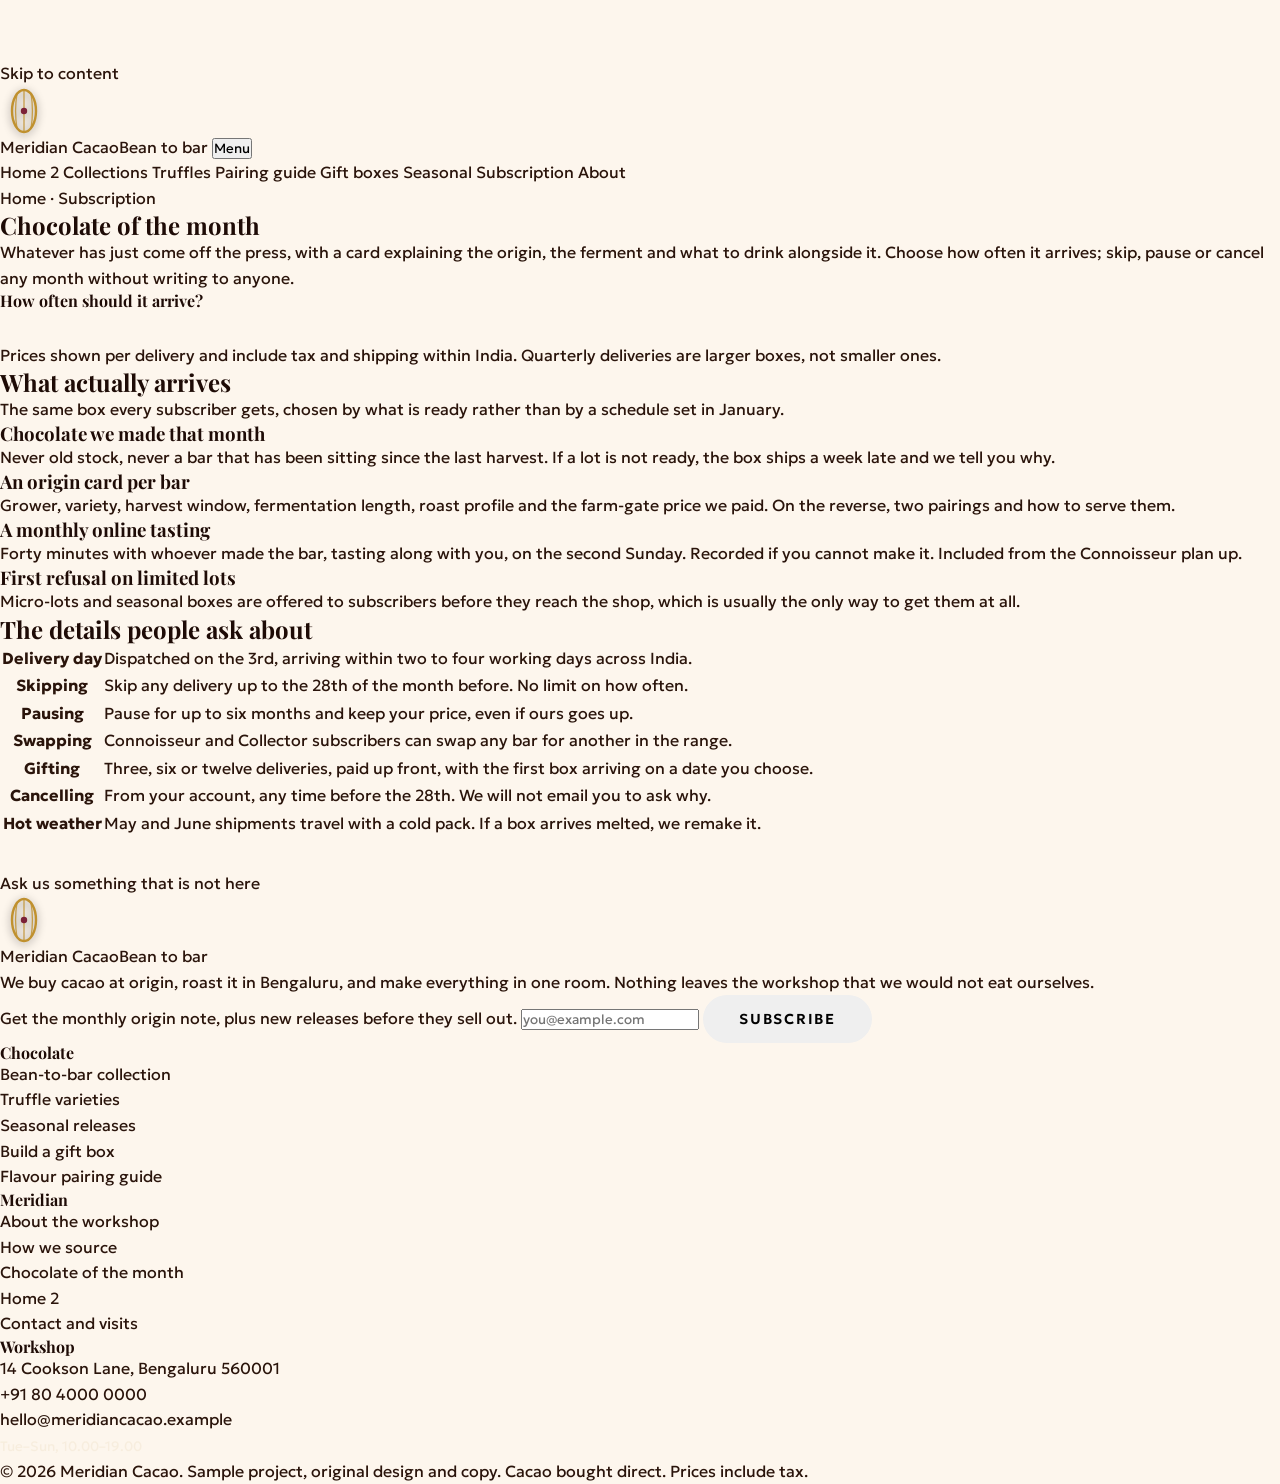
<file: subscription.html>
<!doctype html>
<html lang="en">
<head>
<meta charset="utf-8">
<meta name="viewport" content="width=device-width, initial-scale=1, viewport-fit=cover">
<title>Chocolate of the month — Meridian Cacao</title>
<meta name="description" content="Three subscription plans, flexible delivery frequency, skip or pause any month.">
<link rel="icon" href="assets/img/favicon.svg" type="image/svg+xml">
<link rel="preconnect" href="https://fonts.googleapis.com">
<link rel="preconnect" href="https://fonts.gstatic.com" crossorigin>
<link href="https://fonts.googleapis.com/css2?family=Fraunces:opsz,wght@9..144,300..700&family=Karla:wght@300;400;500&display=swap" rel="stylesheet">
<link rel="stylesheet" href="assets/css/style.css">
  <link rel="stylesheet" href="assets/css/mobile-fixes.css">
</head>
<body>
<a class="skip" href="#main">Skip to content</a>
<header class="masthead">
  <div class="wrap masthead__inner">
    <a class="logo" href="index.html">
      <img class="logo__mark" src="assets/img/logo.svg" alt="">
      <span class="logo__name">Meridian Cacao<span>Bean to bar</span></span>
    </a>
    <button class="nav-toggle" type="button" aria-expanded="false" aria-controls="primary-nav">Menu</button>
    <nav class="nav" id="primary-nav" data-open="false" aria-label="Primary">
      <a href="home-2.html">Home 2</a>
      <a href="collections.html">Collections</a>
      <a href="truffles.html">Truffles</a>
      <a href="pairings.html">Pairing guide</a>
      <a href="gift-box.html">Gift boxes</a>
      <a href="seasonal.html">Seasonal</a>
      <a href="subscription.html" aria-current="page">Subscription</a>
      <a href="about.html">About</a>
    </nav>
  </div>
</header>
<main id="main">
<section class="page-head">
  <div class="wrap">
    <p class="crumb"><a href="index.html">Home</a> · Subscription</p>
    <h1>Chocolate of the month</h1>
    <p>Whatever has just come off the press, with a card explaining the origin, the ferment and what to drink alongside it. Choose how often it arrives; skip, pause or cancel any month without writing to anyone.</p>
  </div>
</section>

<section class="section">
  <div class="wrap">
    <h2 style="font-size:var(--step-1)">How often should it arrive?</h2>
    <div class="switcher" id="plan-frequency"></div>
    <div class="grid grid--three" id="plan-grid" aria-live="polite"></div>
    <p class="note" style="margin-top:2rem">Prices shown per delivery and include tax and shipping within India. Quarterly deliveries are larger boxes, not smaller ones.</p>
  </div>
</section>

<section class="section section--warm">
  <div class="wrap">
    <div class="heading-row">
      <h2>What actually arrives</h2>
      <p>The same box every subscriber gets, chosen by what is ready rather than by a schedule set in January.</p>
    </div>
    <div class="grid grid--two">
      <article class="card">
        <h3>Chocolate we made that month</h3>
        <p>Never old stock, never a bar that has been sitting since the last harvest. If a lot is not ready, the box ships a week late and we tell you why.</p>
      </article>
      <article class="card">
        <h3>An origin card per bar</h3>
        <p>Grower, variety, harvest window, fermentation length, roast profile and the farm-gate price we paid. On the reverse, two pairings and how to serve them.</p>
      </article>
      <article class="card">
        <h3>A monthly online tasting</h3>
        <p>Forty minutes with whoever made the bar, tasting along with you, on the second Sunday. Recorded if you cannot make it. Included from the Connoisseur plan up.</p>
      </article>
      <article class="card">
        <h3>First refusal on limited lots</h3>
        <p>Micro-lots and seasonal boxes are offered to subscribers before they reach the shop, which is usually the only way to get them at all.</p>
      </article>
    </div>
  </div>
</section>

<section class="section">
  <div class="wrap wrap--narrow">
    <h2>The details people ask about</h2>
    <table class="spec">
      <tbody>
        <tr><th>Delivery day</th><td>Dispatched on the 3rd, arriving within two to four working days across India.</td></tr>
        <tr><th>Skipping</th><td>Skip any delivery up to the 28th of the month before. No limit on how often.</td></tr>
        <tr><th>Pausing</th><td>Pause for up to six months and keep your price, even if ours goes up.</td></tr>
        <tr><th>Swapping</th><td>Connoisseur and Collector subscribers can swap any bar for another in the range.</td></tr>
        <tr><th>Gifting</th><td>Three, six or twelve deliveries, paid up front, with the first box arriving on a date you choose.</td></tr>
        <tr><th>Cancelling</th><td>From your account, any time before the 28th. We will not email you to ask why.</td></tr>
        <tr><th>Hot weather</th><td>May and June shipments travel with a cold pack. If a box arrives melted, we remake it.</td></tr>
      </tbody>
    </table>
    <p style="margin-top:2rem"><a class="link-quiet" href="contact.html">Ask us something that is not here</a></p>
  </div>
</section>
</main>
<footer class="colophon">
  <div class="wrap">
    <div class="colophon__grid">
      <div>
        <a class="logo" href="index.html" style="margin-bottom:1rem">
          <img class="logo__mark" src="assets/img/logo.svg" alt="">
          <span class="logo__name">Meridian Cacao<span>Bean to bar</span></span>
        </a>
        <p>We buy cacao at origin, roast it in Bengaluru, and make everything in one room. Nothing leaves the workshop that we would not eat ourselves.</p>
        <form class="newsletter" data-demo="Thank you — your first origin note is on its way.">
          <label for="nl-email">Get the monthly origin note, plus new releases before they sell out.</label>
          <input id="nl-email" type="email" required placeholder="you@example.com">
          <button class="btn" type="submit">Subscribe</button>
          <p class="status-msg" role="status" style="width:100%"></p>
        </form>
      </div>
      <div>
        <h4>Chocolate</h4>
        <ul>
          <li><a href="collections.html">Bean-to-bar collection</a></li>
          <li><a href="truffles.html">Truffle varieties</a></li>
          <li><a href="seasonal.html">Seasonal releases</a></li>
          <li><a href="gift-box.html">Build a gift box</a></li>
          <li><a href="pairings.html">Flavour pairing guide</a></li>
        </ul>
      </div>
      <div>
        <h4>Meridian</h4>
        <ul>
          <li><a href="about.html">About the workshop</a></li>
          <li><a href="about.html#sourcing">How we source</a></li>
          <li><a href="subscription.html">Chocolate of the month</a></li>
          <li><a href="home-2.html">Home 2</a></li>
          <li><a href="contact.html">Contact and visits</a></li>
        </ul>
      </div>
      <div>
        <h4>Workshop</h4>
        <ul>
          <li><a href="contact.html">14 Cookson Lane, Bengaluru 560001</a></li>
          <li><a href="tel:+918040000000">+91 80 4000 0000</a></li>
          <li><a href="mailto:hello@meridiancacao.example">hello@meridiancacao.example</a></li>
          <li><span style="color:rgba(243,231,211,.6);font-size:.85rem">Tue–Sun, 10.00–19.00</span></li>
        </ul>
      </div>
    </div>
    <div class="colophon__base">
      <span>&copy; <span id="year">2026</span> Meridian Cacao. Sample project, original design and copy.</span>
      <span>Cacao bought direct. Prices include tax.</span>
    </div>
  </div>
</footer>
<script src="assets/js/data.js"></script>
<script src="assets/js/main.js"></script>
</body>
</html>
</file>
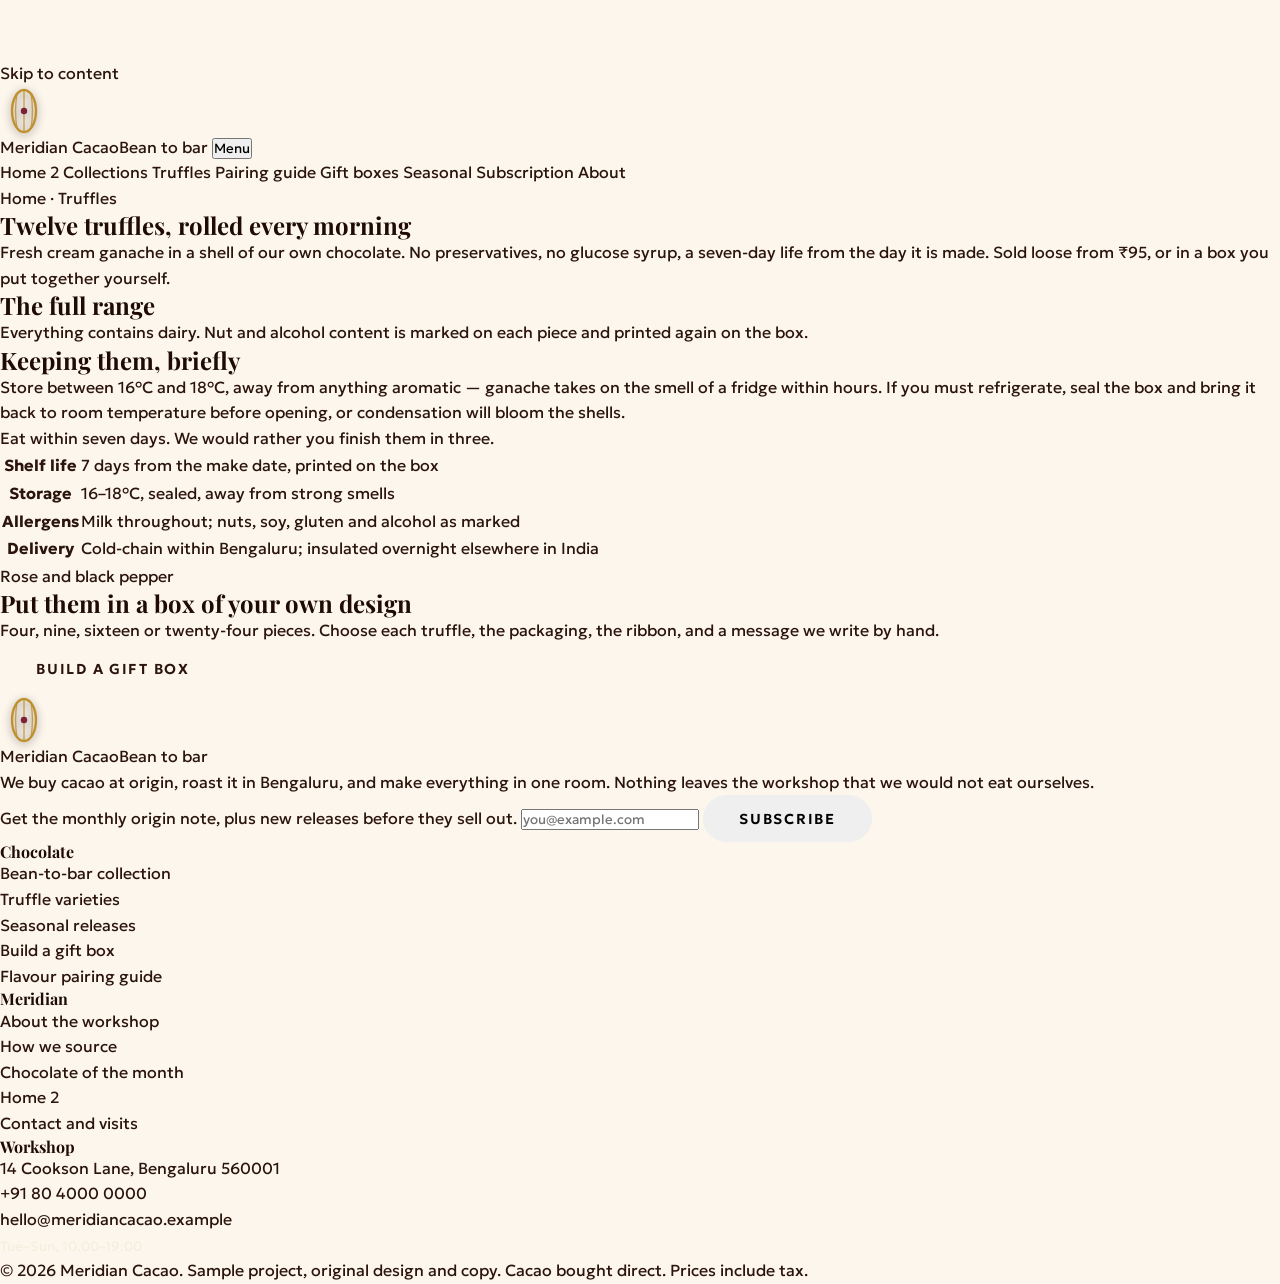
<file: truffles.html>
<!doctype html>
<html lang="en">
<head>
<meta charset="utf-8">
<meta name="viewport" content="width=device-width, initial-scale=1, viewport-fit=cover">
<title>Truffle varieties — Meridian Cacao</title>
<meta name="description" content="Twelve hand-rolled truffles, from Chuao ganache to saffron and pistachio.">
<link rel="icon" href="assets/img/favicon.svg" type="image/svg+xml">
<link rel="preconnect" href="https://fonts.googleapis.com">
<link rel="preconnect" href="https://fonts.gstatic.com" crossorigin>
<link href="https://fonts.googleapis.com/css2?family=Fraunces:opsz,wght@9..144,300..700&family=Karla:wght@300;400;500&display=swap" rel="stylesheet">
<link rel="stylesheet" href="assets/css/style.css">
  <link rel="stylesheet" href="assets/css/mobile-fixes.css">
</head>
<body>
<a class="skip" href="#main">Skip to content</a>
<header class="masthead">
  <div class="wrap masthead__inner">
    <a class="logo" href="index.html">
      <img class="logo__mark" src="assets/img/logo.svg" alt="">
      <span class="logo__name">Meridian Cacao<span>Bean to bar</span></span>
    </a>
    <button class="nav-toggle" type="button" aria-expanded="false" aria-controls="primary-nav">Menu</button>
    <nav class="nav" id="primary-nav" data-open="false" aria-label="Primary">
      <a href="home-2.html">Home 2</a>
      <a href="collections.html">Collections</a>
      <a href="truffles.html" aria-current="page">Truffles</a>
      <a href="pairings.html">Pairing guide</a>
      <a href="gift-box.html">Gift boxes</a>
      <a href="seasonal.html">Seasonal</a>
      <a href="subscription.html">Subscription</a>
      <a href="about.html">About</a>
    </nav>
  </div>
</header>
<main id="main">
<section class="page-head">
  <div class="wrap">
    <p class="crumb"><a href="index.html">Home</a> · Truffles</p>
    <h1>Twelve truffles, rolled every morning</h1>
    <p>Fresh cream ganache in a shell of our own chocolate. No preservatives, no glucose syrup, a seven-day life from the day it is made. Sold loose from ₹95, or in a box you put together yourself.</p>
  </div>
</section>

<section class="section">
  <div class="wrap">
    <div class="heading-row">
      <h2>The full range</h2>
      <p>Everything contains dairy. Nut and alcohol content is marked on each piece and printed again on the box.</p>
    </div>
    <div class="grid grid--three" data-truffles="all"></div>
  </div>
</section>

<section class="section section--warm">
  <div class="wrap split">
    <div>
      <h2>Keeping them, briefly</h2>
      <p>Store between 16°C and 18°C, away from anything aromatic — ganache takes on the smell of a fridge within hours. If you must refrigerate, seal the box and bring it back to room temperature before opening, or condensation will bloom the shells.</p>
      <p>Eat within seven days. We would rather you finish them in three.</p>
      <table class="spec">
        <tbody>
          <tr><th>Shelf life</th><td>7 days from the make date, printed on the box</td></tr>
          <tr><th>Storage</th><td>16–18°C, sealed, away from strong smells</td></tr>
          <tr><th>Allergens</th><td>Milk throughout; nuts, soy, gluten and alcohol as marked</td></tr>
          <tr><th>Delivery</th><td>Cold-chain within Bengaluru; insulated overnight elsewhere in India</td></tr>
        </tbody>
      </table>
    </div>
    <div class="split__media"><div class="plate" style="--plate-a:#7C2740;--plate-b:#241510"><span>Rose and black pepper</span></div></div>
  </div>
</section>

<section class="section section--dark">
  <div class="wrap">
    <div class="callout" style="padding:0">
      <div>
        <h2>Put them in a box of your own design</h2>
        <p>Four, nine, sixteen or twenty-four pieces. Choose each truffle, the packaging, the ribbon, and a message we write by hand.</p>
      </div>
      <div><a class="btn" href="gift-box.html">Build a gift box</a></div>
    </div>
  </div>
</section>
</main>
<footer class="colophon">
  <div class="wrap">
    <div class="colophon__grid">
      <div>
        <a class="logo" href="index.html" style="margin-bottom:1rem">
          <img class="logo__mark" src="assets/img/logo.svg" alt="">
          <span class="logo__name">Meridian Cacao<span>Bean to bar</span></span>
        </a>
        <p>We buy cacao at origin, roast it in Bengaluru, and make everything in one room. Nothing leaves the workshop that we would not eat ourselves.</p>
        <form class="newsletter" data-demo="Thank you — your first origin note is on its way.">
          <label for="nl-email">Get the monthly origin note, plus new releases before they sell out.</label>
          <input id="nl-email" type="email" required placeholder="you@example.com">
          <button class="btn" type="submit">Subscribe</button>
          <p class="status-msg" role="status" style="width:100%"></p>
        </form>
      </div>
      <div>
        <h4>Chocolate</h4>
        <ul>
          <li><a href="collections.html">Bean-to-bar collection</a></li>
          <li><a href="truffles.html">Truffle varieties</a></li>
          <li><a href="seasonal.html">Seasonal releases</a></li>
          <li><a href="gift-box.html">Build a gift box</a></li>
          <li><a href="pairings.html">Flavour pairing guide</a></li>
        </ul>
      </div>
      <div>
        <h4>Meridian</h4>
        <ul>
          <li><a href="about.html">About the workshop</a></li>
          <li><a href="about.html#sourcing">How we source</a></li>
          <li><a href="subscription.html">Chocolate of the month</a></li>
          <li><a href="home-2.html">Home 2</a></li>
          <li><a href="contact.html">Contact and visits</a></li>
        </ul>
      </div>
      <div>
        <h4>Workshop</h4>
        <ul>
          <li><a href="contact.html">14 Cookson Lane, Bengaluru 560001</a></li>
          <li><a href="tel:+918040000000">+91 80 4000 0000</a></li>
          <li><a href="mailto:hello@meridiancacao.example">hello@meridiancacao.example</a></li>
          <li><span style="color:rgba(243,231,211,.6);font-size:.85rem">Tue–Sun, 10.00–19.00</span></li>
        </ul>
      </div>
    </div>
    <div class="colophon__base">
      <span>&copy; <span id="year">2026</span> Meridian Cacao. Sample project, original design and copy.</span>
      <span>Cacao bought direct. Prices include tax.</span>
    </div>
  </div>
</footer>
<script src="assets/js/data.js"></script>
<script src="assets/js/main.js"></script>
</body>
</html>
</file>
<file: assets/css/style.css>
/* ==========================================================================
   Schmitten Luxury Chocolates — Design System & Stylesheet
   Directly matching the luxury aesthetic, animations, and typography of schmitten.co
   Colors: Deep Swiss Cocoa Brown, Warm Gold, Champagne Cream, Rich Amber
   ========================================================================== */

@import url('https://fonts.googleapis.com/css2?family=Bowlby+One&family=Geologica:wght@300;400;500;600;700&family=Playfair+Display:ital,wght@0,400;0,600;0,700;0,900;1,400&display=swap');
@import url('https://fonts.googleapis.com/css2?family=Cormorant+Garamond:ital,wght@0,400;0,500;0,600;0,700;1,400;1,600&family=Plus+Jakarta+Sans:wght@300;400;500;600;700;800&display=swap');

:root {
  --choco-dark:      #1e0b06;
  --choco-deep:      #130502;
  --choco-roast:     #381009;
  --choco-mid:       #4a1f13;
  --gold:            #c59b63;
  --gold-light:      #e5caa1;
  --gold-vibrant:    #d4af37;
  --gold-copper:     #b87333;
  --gold-champagne:  #f7dfaf;
  --cream:           #fdf6ed;
  --cream-darker:    #f5e7d5;
  --text-dark:       #2a140b;
  --text-muted:      #765d52;
  --text-light:      #fdfbf7;
  --white:           #fff9f2;

  --font-serif:      'Playfair Display', Georgia, serif;
  --font-sans:       'Geologica', -apple-system, BlinkMacSystemFont, 'Segoe UI', Roboto, sans-serif;
  --font-display:    'Bowlby One', cursive, sans-serif;

  --radius-sm:       4px;
  --radius-md:       8px;
  --radius-lg:       16px;
  --radius-pill:     50px;

  --shadow-sm:       0 4px 12px rgba(34, 13, 7, 0.08);
  --shadow-md:       0 8px 24px rgba(34, 13, 7, 0.14);
  --shadow-lg:       0 16px 40px rgba(34, 13, 7, 0.22);
  --shadow-gold:     0 0 25px rgba(189, 153, 103, 0.45);

  --transition:      all 0.35s cubic-bezier(0.25, 1, 0.5, 1);
}

/* Reset & Box Sizing */
*, *::before, *::after {
  box-sizing: border-box;
  margin: 0;
  padding: 0;
}

html {
  scroll-behavior: smooth;
  font-size: 16px;
}

body {
  font-family: var(--font-sans);
  background-color: var(--cream);
  color: var(--text-dark);
  line-height: 1.6;
  padding-top: 61px;
}

main {
  overflow-x: hidden;
}

a {
  color: inherit;
  text-decoration: none;
  transition: var(--transition);
}

ul {
  list-style: none;
}

img {
  max-width: 100%;
  height: auto;
  display: block;
}

button, input, select, textarea {
  font-family: inherit;
}

.container {
  width: min(1280px, 100% - 2.5rem);
  margin-inline: auto;
}

.container-narrow {
  width: min(920px, 100% - 2.5rem);
  margin-inline: auto;
}

/* Typography Hierarchy */
h1, h2, h3, h4, h5 {
  font-family: var(--font-serif);
  color: var(--choco-dark);
  line-height: 1.2;
}

.section-sub-title {
  font-family: var(--font-sans);
  font-size: clamp(0.9rem, 1.2vw, 1.15rem);
  font-weight: 600;
  text-transform: uppercase;
  letter-spacing: 0.18em;
  color: var(--gold);
  margin-bottom: 0.5rem;
  display: block;
}

.section-main-title {
  font-size: clamp(2rem, 3.5vw, 3.25rem);
  font-weight: 700;
  color: var(--choco-dark);
  margin-bottom: 1.5rem;
  line-height: 1.15;
}

.section-main-title.text-white {
  color: var(--white);
}

.section-main-title.text-yellow {
  color: var(--gold-light);
}

.text-center { text-align: center; }
.text-right { text-align: right; }
.text-gold { color: var(--gold) !important; }
.text-white { color: var(--white) !important; }

/* Buttons & CTAs */
.btn {
  display: inline-flex;
  align-items: center;
  justify-content: center;
  gap: 0.5rem;
  padding: 0.85rem 2.2rem;
  font-size: 0.9rem;
  font-weight: 600;
  letter-spacing: 0.12em;
  text-transform: uppercase;
  border-radius: var(--radius-pill);
  cursor: pointer;
  transition: var(--transition);
  border: 1px solid transparent;
  outline: none;
}

.btn-primary {
  background: var(--gold);
  color: var(--white);
  box-shadow: 0 4px 15px rgba(189, 153, 103, 0.35);
}

.btn-primary:hover {
  background: #a98353;
  color: var(--white);
  transform: translateY(-2px);
  box-shadow: var(--shadow-gold);
}

.btn-border-3 {
  background: transparent;
  color: var(--choco-mid);
  border: 2px solid var(--gold);
  position: relative;
  overflow: hidden;
  z-index: 1;
}

.btn-border-3::before {
  content: '';
  position: absolute;
  top: 0; left: 0;
  width: 0%; height: 100%;
  background: var(--gold);
  transition: width 0.35s ease-in-out;
  z-index: -1;
}

.btn-border-3:hover {
  color: var(--white);
  border-color: var(--gold-light);
}

.btn-border-3:hover::before {
  width: 100%;
}

.btn-border-dark {
  border: 2px solid var(--choco-dark);
  color: var(--choco-dark);
}

.btn-border-dark:hover {
  background: var(--choco-dark);
  color: var(--white);
}

/* ==========================================================================
   Header & Navigation
   Exact Order: Home → Home2 → About → Orders → Services → Blog
   ========================================================================== */
.header {
  position: fixed;
  top: 0 !important;
  margin: 0 !important;
  left: 0;
  width: 100%;
  z-index: 1000;
  background: rgba(34, 13, 7, 0.95);
  backdrop-filter: blur(10px);
  border-bottom: 1px solid rgba(189, 153, 103, 0.25);
  transition: var(--transition);
}

.header.scrolled {
  background: rgba(23, 8, 4, 0.98);
  box-shadow: 0 4px 20px rgba(0, 0, 0, 0.4);
}

.main-header {
  display: flex;
  align-items: center;
  justify-content: space-between;
  padding: 0.4rem 2rem;
  max-width: 1400px;
  margin-inline: auto;
}

.logo a {
  display: flex;
  align-items: center;
  gap: 0.5rem;
}

.logo img {
  height: 48px;
  width: auto;
  filter: drop-shadow(0 2px 4px rgba(0,0,0,0.4));
  transition: transform 0.3s ease;
}

.logo:hover img {
  transform: scale(1.04);
}

/* Primary Menu in requested exact order */
.main-menu {
  display: flex;
  align-items: center;
  gap: 2rem;
}

.main-menu li {
  position: relative;
}

.main-menu a {
  color: var(--text-light);
  font-size: 0.95rem;
  font-weight: 500;
  letter-spacing: 0.08em;
  text-transform: uppercase;
  padding: 0.5rem 0.2rem;
  position: relative;
  display: inline-block;
}

.main-menu a::after {
  content: '';
  position: absolute;
  bottom: 0;
  left: 0;
  width: 0;
  height: 2px;
  background: var(--gold);
  transition: width 0.3s ease;
}

.main-menu a:hover::after,
.main-menu a.active::after {
  width: 100%;
}

.main-menu a.active {
  color: var(--gold);
}

/* Header Right Actions (Sweetlist, Cart, Store, Mobile Toggle) */
.main-menu-right {
  display: flex;
  align-items: center;
  gap: 1.5rem;
}

.header-action-link {
  color: var(--text-light);
  display: flex;
  align-items: center;
  gap: 0.4rem;
  font-size: 0.85rem;
  font-weight: 500;
  text-transform: uppercase;
  position: relative;
}

.header-action-link:hover {
  color: var(--gold);
}

.header-icon-wrap {
  position: relative;
  display: flex;
  align-items: center;
}

.header-icon-wrap img {
  width: 22px;
  height: 22px;
  filter: brightness(0) invert(1);
}

.cart-count, .sweetlist-count {
  position: absolute;
  top: -8px;
  right: -10px;
  background: var(--gold);
  color: var(--choco-deep);
  font-size: 0.72rem;
  font-weight: 700;
  width: 18px;
  height: 18px;
  border-radius: 50%;
  display: flex;
  align-items: center;
  justify-content: center;
}

.mobile-toggle {
  display: none;
  background: transparent;
  border: none;
  cursor: pointer;
}

.mobile-toggle img {
  width: 26px;
  height: 26px;
  filter: brightness(0) invert(1);
}

/* Offcanvas Sidebar Menu for Mobile */
.mobile-drawer {
  position: fixed;
  top: 0; right: -100%;
  width: min(320px, 86vw);
  height: 100vh;
  max-height: 100vh;
  background: #140704;
  background: linear-gradient(180deg, #1b0a06 0%, #120502 100%);
  border-left: 1px solid rgba(197, 155, 99, 0.3);
  z-index: 2000;
  box-shadow: -10px 0 35px rgba(0,0,0,0.7);
  padding: 2rem 1.5rem;
  display: flex;
  flex-direction: column;
  justify-content: space-between;
  transition: right 0.4s cubic-bezier(0.16, 1, 0.3, 1);
  overflow-y: auto;
  -webkit-overflow-scrolling: touch;
}

.mobile-drawer.open {
  right: 0;
}

.mobile-drawer-overlay {
  position: fixed;
  inset: 0;
  background: rgba(0,0,0,0.65);
  backdrop-filter: blur(4px);
  z-index: 1999;
  opacity: 0;
  pointer-events: none;
  transition: opacity 0.3s ease;
}

.mobile-drawer-overlay.active {
  opacity: 1;
  pointer-events: auto;
}

.drawer-close {
  align-self: flex-end;
  background: transparent;
  border: none;
  color: var(--gold);
  font-size: 2rem;
  cursor: pointer;
  line-height: 1;
  margin-bottom: 1rem;
  padding: 0.25rem;
  transition: transform 0.2s ease;
}

.drawer-close:hover {
  transform: rotate(90deg);
}

.mobile-nav-links {
  display: flex;
  flex-direction: column;
  gap: 0.85rem;
}

.mobile-nav-links a {
  color: var(--text-light);
  font-family: var(--font-serif);
  font-size: 1.15rem;
  font-weight: 600;
  border-bottom: 1px solid rgba(189, 153, 103, 0.15);
  padding-bottom: 0.55rem;
  transition: all 0.2s ease;
  text-decoration: none;
}

.mobile-nav-links a:hover,
.mobile-nav-links a.active {
  color: var(--gold);
  padding-left: 0.5rem;
  border-bottom-color: var(--gold);
}

/* ==========================================================================
   Hero Slider
   Curtain / Smooth slide animation matching schmitten.co
   ========================================================================== */
.hero-slider-wrap {
  position: relative;
  width: 100%;
  height: clamp(520px, 85vh, 800px);
  overflow: hidden;
  background: var(--choco-roast);
}

.slide {
  position: absolute;
  inset: 0;
  opacity: 0;
  visibility: hidden;
  transition: opacity 1s cubic-bezier(0.4, 0, 0.2, 1), transform 1.2s ease-out;
  transform: scale(1.05);
}

.slide.active {
  opacity: 1;
  visibility: visible;
  transform: scale(1);
  z-index: 2;
}

.slide-bg {
  position: absolute;
  inset: 0;
  width: 100%;
  height: 100%;
  object-fit: cover;
  object-position: center right;
  filter: brightness(0.92);
}

.slide-overlay {
  position: absolute;
  inset: 0;
  background: linear-gradient(90deg, rgba(34, 13, 7, 0.88) 0%, rgba(34, 13, 7, 0.5) 45%, rgba(34, 13, 7, 0.1) 100%);
  z-index: 1;
}

.slide-content {
  position: relative;
  z-index: 3;
  height: 100%;
  display: flex;
  flex-direction: column;
  justify-content: center;
  max-width: 650px;
  padding-left: clamp(1.5rem, 5vw, 6rem);
}

.slide-subtitle {
  font-family: var(--font-display);
  font-size: clamp(1.75rem, 3.5vw, 2.75rem);
  color: var(--gold);
  text-shadow: 0 4px 20px rgba(0,0,0,0.8);
  margin-bottom: 0.5rem;
  opacity: 0;
  transform: translateY(30px);
  transition: all 0.8s ease 0.2s;
}

.slide-title {
  font-family: var(--font-display);
  font-size: clamp(2.2rem, 4.5vw, 3.8rem);
  color: var(--white);
  line-height: 1.1;
  text-shadow: 0 5px 25px rgba(0,0,0,0.9);
  margin-bottom: 2rem;
  opacity: 0;
  transform: translateY(30px);
  transition: all 0.8s ease 0.4s;
}

.slide-cta {
  opacity: 0;
  transform: translateY(30px);
  transition: all 0.8s ease 0.6s;
}

.slide.active .slide-subtitle,
.slide.active .slide-title,
.slide.active .slide-cta {
  opacity: 1;
  transform: translateY(0);
}

/* Slider Controls */
.slider-dots {
  position: absolute;
  bottom: 2.5rem;
  left: 50%;
  transform: translateX(-50%);
  z-index: 10;
  display: flex;
  gap: 0.75rem;
}

.slider-dot {
  width: 14px;
  height: 14px;
  border-radius: 50%;
  border: 2px solid var(--gold);
  background: transparent;
  cursor: pointer;
  transition: var(--transition);
}

.slider-dot.active {
  background: var(--gold);
  transform: scale(1.25);
}

.scroll-down-btn {
  position: absolute;
  bottom: 1.5rem;
  right: 3rem;
  z-index: 10;
  animation: bounceDown 2s infinite ease-in-out;
  cursor: pointer;
}

.scroll-down-btn img {
  width: 32px;
  height: 32px;
  filter: drop-shadow(0 2px 6px rgba(0,0,0,0.5));
}

@keyframes bounceDown {
  0%, 20%, 50%, 80%, 100% { transform: translateY(0); }
  40% { transform: translateY(10px); }
  60% { transform: translateY(5px); }
}

/* ==========================================================================
   Welcome Overview & Rotating Spiral Counters
   ========================================================================== */
.overview-section {
  position: relative;
  background: var(--choco-deep);
  color: var(--text-light);
  padding-block: clamp(4rem, 8vw, 7rem);
  overflow: hidden;
}

.about-top-border, .about-bottom-border {
  width: 100%;
  display: block;
}

.home-about-bg {
  position: absolute;
  inset: 0;
  width: 100%;
  height: 100%;
  object-fit: cover;
  opacity: 0.12;
  pointer-events: none;
}

.overview-grid {
  display: grid;
  grid-template-columns: 1.15fr 0.85fr;
  gap: clamp(2rem, 5vw, 4.5rem);
  align-items: center;
  position: relative;
  z-index: 2;
  margin-bottom: clamp(3rem, 6vw, 5rem);
}

.overview-img-wrap {
  border-radius: var(--radius-lg);
  overflow: hidden;
  box-shadow: var(--shadow-lg);
  position: relative;
}

.overview-img-wrap img {
  width: 100%;
  transition: transform 0.8s ease;
}

.overview-img-wrap:hover img {
  transform: scale(1.04);
}

.overview-text {
  font-size: 1.05rem;
  color: rgba(253, 251, 247, 0.88);
}

.overview-text p {
  margin-bottom: 1.25rem;
}

/* Rotating Spiral Counter Bar */
.counter-box {
  position: relative;
  background: #2a110a;
  border-radius: var(--radius-lg);
  overflow: hidden;
  padding: 3rem 2rem;
  border: 1px solid rgba(189, 153, 103, 0.3);
  box-shadow: 0 10px 30px rgba(0,0,0,0.5);
  margin-top: 2rem;
}

.rotating-spiral-bg {
  position: absolute;
  top: -50%;
  left: -20%;
  width: 140%;
  height: 200%;
  object-fit: cover;
  opacity: 0.14;
  pointer-events: none;
  animation: rotateSpiral 45s linear infinite;
}

@keyframes rotateSpiral {
  from { transform: rotate(0deg); }
  to   { transform: rotate(360deg); }
}

.counter-grid {
  position: relative;
  z-index: 2;
  display: grid;
  grid-template-columns: repeat(4, 1fr);
  gap: 1.5rem;
  text-align: center;
}

.counter-item h3 {
  font-family: var(--font-display);
  font-size: clamp(2.2rem, 3.8vw, 3.5rem);
  color: var(--gold);
  line-height: 1;
  margin-bottom: 0.4rem;
  text-shadow: 0 2px 10px rgba(0,0,0,0.5);
}

.counter-item h5 {
  font-family: var(--font-sans);
  font-size: 0.95rem;
  font-weight: 500;
  color: var(--text-light);
  text-transform: uppercase;
  letter-spacing: 0.08em;
}

/* ==========================================================================
   Brand Showcase: Hoppits vs. Schmitten
   ========================================================================== */
.brand-showcase-section {
  padding-block: clamp(3.5rem, 6vw, 6rem);
  background: var(--cream);
}

.brand-duo-grid {
  display: grid;
  grid-template-columns: 1fr 1fr;
  gap: 2rem;
}

.brand-card {
  position: relative;
  border-radius: var(--radius-lg);
  overflow: hidden;
  box-shadow: var(--shadow-md);
  group: true;
}

.brand-card-img {
  width: 100%;
  height: 480px;
  object-fit: cover;
  transition: transform 0.8s ease;
}

.brand-card:hover .brand-card-img {
  transform: scale(1.05);
}

.brand-card-overlay {
  position: absolute;
  inset: 0;
  background: linear-gradient(180deg, rgba(0,0,0,0.1) 0%, rgba(34, 13, 7, 0.85) 100%);
  display: flex;
  flex-direction: column;
  justify-content: flex-end;
  align-items: center;
  padding: 3rem 2rem;
  text-align: center;
}

.brand-card-logo {
  max-width: 220px;
  margin-bottom: 1.5rem;
  filter: drop-shadow(0 4px 10px rgba(0,0,0,0.5));
}

/* ==========================================================================
   Video Feature Section
   ========================================================================== */
.video-feature-section {
  position: relative;
  background-image: url('../img/schmitten/video-bg.jpg');
  background-size: cover;
  background-position: center;
  padding-block: clamp(5rem, 10vw, 9rem);
  text-align: center;
  overflow: hidden;
}

.video-feature-section::before {
  content: '';
  position: absolute;
  inset: 0;
  background: rgba(34, 13, 7, 0.72);
}

.video-feature-content {
  position: relative;
  z-index: 2;
}

.video-play-btn {
  width: 88px;
  height: 88px;
  background: var(--gold);
  border-radius: 50%;
  display: inline-flex;
  align-items: center;
  justify-content: center;
  margin-top: 2rem;
  box-shadow: 0 0 0 10px rgba(189, 153, 103, 0.25), 0 0 0 20px rgba(189, 153, 103, 0.15);
  cursor: pointer;
  transition: var(--transition);
  animation: pulsePlay 2.5s infinite;
}

.video-play-btn::after {
  content: '';
  width: 0;
  height: 0;
  border-top: 14px solid transparent;
  border-bottom: 14px solid transparent;
  border-left: 22px solid var(--white);
  margin-left: 6px;
}

.video-play-btn:hover {
  transform: scale(1.1);
  background: #a98353;
}

@keyframes pulsePlay {
  0%   { box-shadow: 0 0 0 0 rgba(189, 153, 103, 0.5), 0 0 0 10px rgba(189, 153, 103, 0.3); }
  70%  { box-shadow: 0 0 0 20px rgba(189, 153, 103, 0), 0 0 0 40px rgba(189, 153, 103, 0); }
  100% { box-shadow: 0 0 0 0 rgba(189, 153, 103, 0), 0 0 0 0 rgba(189, 153, 103, 0); }
}

.video-left-element {
  position: absolute;
  bottom: 0;
  left: 0;
  width: clamp(140px, 20vw, 280px);
  pointer-events: none;
}

/* ==========================================================================
   Gift Collection & Combo Showcase
   ========================================================================== */
.gift-showcase-section {
  padding-block: clamp(4rem, 7vw, 7rem);
  background: var(--cream);
  position: relative;
  overflow: hidden;
}

.collection-split-row {
  display: grid;
  grid-template-columns: 1fr 1fr;
  gap: clamp(2rem, 5vw, 5rem);
  align-items: center;
  margin-bottom: clamp(3rem, 6vw, 6rem);
}

.collection-split-row.reverse {
  direction: rtl;
}

.collection-split-row.reverse > * {
  direction: ltr;
}

.collection-img-wrap {
  text-align: center;
}

.collection-img-wrap img {
  border-radius: var(--radius-lg);
  box-shadow: var(--shadow-lg);
  transition: transform 0.6s ease;
  max-height: 480px;
  width: auto;
  margin-inline: auto;
}

.collection-img-wrap:hover img {
  transform: translateY(-8px) scale(1.02);
}

.collection-content {
  padding: 1rem;
}

.collection-content p {
  font-size: 1.05rem;
  color: var(--text-muted);
  margin-bottom: 2rem;
  line-height: 1.7;
}

/* ==========================================================================
   Choco Love: 3-Tile Grid (Collections, Recipe Corner, Blogs)
   ========================================================================== */
.choco-love-section {
  padding-block: clamp(4rem, 7vw, 7rem);
  background: #f4ecdf;
}

.choco-tiles-grid {
  display: grid;
  grid-template-columns: 1.2fr 1fr;
  gap: 1.75rem;
  margin-top: 2.5rem;
}

.choco-tiles-right {
  display: flex;
  flex-direction: column;
  gap: 1.75rem;
}

.choco-tile {
  position: relative;
  border-radius: var(--radius-lg);
  overflow: hidden;
  box-shadow: var(--shadow-md);
}

.choco-tile img {
  width: 100%;
  height: 100%;
  object-fit: cover;
  transition: transform 0.8s ease;
}

.choco-tile:hover img {
  transform: scale(1.06);
}

.choco-tile-overlay {
  position: absolute;
  inset: 0;
  background: linear-gradient(180deg, rgba(0,0,0,0.1) 0%, rgba(34, 13, 7, 0.75) 100%);
  display: flex;
  flex-direction: column;
  justify-content: flex-end;
  padding: 2.5rem 2rem;
}

.choco-tile-overlay h3 {
  font-family: var(--font-display);
  color: var(--white);
  font-size: clamp(1.4rem, 2.2vw, 2rem);
  margin-bottom: 1.2rem;
}

/* ==========================================================================
   Factory Tour Banner
   ========================================================================== */
.factory-tour-section {
  position: relative;
  margin-block: clamp(3rem, 6vw, 5rem);
  border-radius: var(--radius-lg);
  overflow: hidden;
}

.factory-tour-wrap {
  position: relative;
  border-radius: var(--radius-lg);
  overflow: hidden;
}

.factory-tour-wrap img {
  width: 100%;
  height: clamp(350px, 50vh, 500px);
  object-fit: cover;
}

.factory-tour-overlay {
  position: absolute;
  inset: 0;
  background: linear-gradient(90deg, rgba(34, 13, 7, 0.85) 0%, rgba(34, 13, 7, 0.35) 60%, transparent 100%);
  display: flex;
  flex-direction: column;
  justify-content: center;
  padding-left: clamp(2rem, 6vw, 5rem);
  max-width: 600px;
}

/* Custom Bespoke Luxury Brand Identity */
.custom-brand-logo {
  display: inline-flex;
  align-items: center;
  gap: 0.85rem;
  text-decoration: none;
}

.brand-crest-box {
  width: 44px;
  height: 44px;
  border-radius: 50%;
  border: 2px solid var(--gold);
  background: radial-gradient(circle, rgba(212, 175, 55, 0.3) 0%, rgba(35, 14, 8, 0.98) 100%);
  display: flex;
  align-items: center;
  justify-content: center;
  box-shadow: 0 0 16px rgba(212, 175, 55, 0.4), inset 0 0 8px rgba(0, 0, 0, 0.6);
  transition: var(--transition);
}

.custom-brand-logo:hover .brand-crest-box {
  transform: rotate(15deg) scale(1.08);
  box-shadow: 0 0 24px rgba(212, 175, 55, 0.65), inset 0 0 10px rgba(0, 0, 0, 0.8);
  border-color: var(--gold-champagne);
}

.crest-icon {
  font-size: 1.4rem;
  color: var(--gold-vibrant);
  line-height: 1;
  text-shadow: 0 2px 8px rgba(0, 0, 0, 0.7);
}

.brand-text-block {
  display: flex;
  flex-direction: column;
}

.brand-title {
  font-family: var(--font-serif);
  font-size: 1.6rem;
  font-weight: 800;
  letter-spacing: 0.14em;
  background: linear-gradient(135deg, #fff3e0 0%, #f5d199 25%, #d8ae57 52%, #c4913c 78%, #a06824 100%);
  -webkit-background-clip: text;
  -webkit-text-fill-color: transparent;
  color: #dfba7e;
  line-height: 1;
  filter: drop-shadow(0 2px 4px rgba(0, 0, 0, 0.45));
}

.brand-tagline {
  font-family: var(--font-sans);
  font-size: 0.62rem;
  font-weight: 700;
  letter-spacing: 0.28em;
  color: #dfba7e;
  text-transform: uppercase;
  margin-top: 4px;
}

/* ==========================================================================
   Collections & Corporate Gifting — Exact Side-by-Side Layout
   ========================================================================== */
.collections-page-section {
  padding-block: 2.5rem 6rem;
  background: var(--meridian-cream);
}

.collections-title-bar {
  display: flex;
  align-items: center;
  justify-content: space-between;
  padding-bottom: 1.5rem;
  margin-bottom: 2.5rem;
  border-bottom: 1px solid rgba(189, 153, 103, 0.3);
  flex-wrap: wrap;
  gap: 1.5rem;
}

.collections-main-title {
  font-family: var(--font-serif);
  font-size: clamp(1.6rem, 2.5vw, 2.4rem);
  font-weight: 700;
  color: #3b170c;
  margin: 0;
}

.collections-bar-right {
  display: flex;
  align-items: center;
  gap: 1rem;
}

.btn-hide-filter, .btn-sort-trigger {
  background: #4a1f13;
  color: #ffffff;
  border: 1px solid #35140b;
  padding: 0.6rem 1.4rem;
  border-radius: 4px;
  font-size: 0.88rem;
  font-weight: 600;
  letter-spacing: 0.04em;
  display: inline-flex;
  align-items: center;
  gap: 0.6rem;
  cursor: pointer;
  transition: var(--transition);
}

.btn-hide-filter:hover, .btn-sort-trigger:hover {
  background: #35140b;
  color: var(--gold-light);
  box-shadow: 0 4px 12px rgba(53, 20, 11, 0.25);
}

.sort-dropdown-wrap {
  position: relative;
}

.sort-dropdown-menu {
  position: absolute;
  right: 0;
  top: calc(100% + 6px);
  background: var(--white);
  border: 1px solid #ebdcd0;
  border-radius: 4px;
  box-shadow: 0 8px 24px rgba(0,0,0,0.14);
  min-width: 190px;
  z-index: 100;
  display: none;
  overflow: hidden;
}

.sort-dropdown-wrap.open .sort-dropdown-menu {
  display: block;
}

.sort-dropdown-menu a {
  display: block;
  padding: 0.65rem 1.25rem;
  font-size: 0.88rem;
  color: #35160d;
  transition: all 0.2s ease;
}

.sort-dropdown-menu a:hover {
  background: #fbf4ec;
  color: var(--gold);
  padding-left: 1.5rem;
}

/* Side-by-Side Flex Container */
.orders-layout-container {
  display: flex;
  gap: 2.25rem;
  align-items: flex-start;
  position: relative;
}

/* Left Filter Sidebar */
.filter-sidebar {
  width: 260px;
  flex-shrink: 0;
  transition: all 0.35s cubic-bezier(0.2, 0.8, 0.2, 1);
  overflow: hidden;
}

.filter-sidebar.collapsed {
  width: 0;
  opacity: 0;
  margin-right: -2.25rem;
  pointer-events: none;
}

.filter-accordion-list {
  display: flex;
  flex-direction: column;
}

.filter-accordion-item {
  border-bottom: 1px solid #e8ded2;
  padding-bottom: 0.25rem;
}

.filter-accordion-header {
  width: 100%;
  display: flex;
  align-items: center;
  justify-content: space-between;
  padding: 1rem 0.25rem;
  background: none;
  border: none;
  font-family: var(--font-sans);
  font-size: 0.92rem;
  font-weight: 700;
  text-transform: uppercase;
  letter-spacing: 0.08em;
  color: #35160d;
  cursor: pointer;
  text-align: left;
}

.acc-chevron {
  font-size: 0.8rem;
  color: #7a6358;
  transition: transform 0.3s ease;
}

.filter-accordion-item.open .acc-chevron {
  transform: rotate(180deg);
}

.filter-accordion-body {
  display: none;
  padding-bottom: 1.25rem;
  padding-left: 0.5rem;
  flex-direction: column;
  gap: 0.65rem;
}

.filter-accordion-item.open .filter-accordion-body {
  display: flex;
}

.filter-checkbox-item, .filter-radio-item {
  display: flex;
  align-items: center;
  gap: 0.65rem;
  font-size: 0.92rem;
  color: #442217;
  cursor: pointer;
  user-select: none;
}

.filter-checkbox-item input[type="checkbox"] {
  appearance: none;
  -webkit-appearance: none;
  width: 17px;
  height: 17px;
  border: 1.5px solid #a89487;
  border-radius: 3px;
  background-color: var(--white);
  display: inline-grid;
  place-content: center;
  cursor: pointer;
  transition: all 0.2s ease;
  flex-shrink: 0;
}

.filter-checkbox-item input[type="checkbox"]:checked {
  background-color: #4a1f13;
  border-color: #4a1f13;
}

.filter-checkbox-item input[type="checkbox"]:checked::before {
  content: "✔";
  color: #ffffff;
  font-size: 11px;
  font-weight: 900;
  line-height: 1;
}

.filter-radio-item input[type="radio"] {
  accent-color: #4a1f13;
  width: 16px;
  height: 16px;
  cursor: pointer;
}

/* Right Products Container */
.shop-main-content {
  flex-grow: 1;
  min-width: 0;
  transition: all 0.35s ease;
}

.schmitten-products-grid {
  display: grid;
  grid-template-columns: repeat(4, 1fr);
  gap: 1.75rem;
}

/* 4-Column Product Cards matching screenshot */
.schmitten-card {
  background: var(--white);
  border-radius: 8px;
  border: 1px solid #ede1d3;
  box-shadow: 0 4px 12px rgba(34, 13, 7, 0.04);
  overflow: hidden;
  display: flex;
  flex-direction: column;
  transition: transform 0.35s ease, box-shadow 0.35s ease, border-color 0.35s ease;
  position: relative;
}

.schmitten-card:hover {
  transform: translateY(-5px);
  box-shadow: 0 10px 24px rgba(34, 13, 7, 0.12);
  border-color: rgba(189, 153, 103, 0.6);
}

.schmitten-img-holder {
  height: 200px;
  background: var(--white);
  display: flex;
  align-items: center;
  justify-content: center;
  position: relative;
  overflow: hidden;
  padding: 1.5rem 1rem 1rem;
}

.schmitten-img-holder img {
  max-height: 100%;
  width: auto;
  object-fit: contain;
  transition: transform 0.5s ease;
  mix-blend-mode: multiply;
}

.schmitten-card:hover .schmitten-img-holder img {
  transform: scale(1.05);
}

/* Circular hover action buttons matching screenshot */
.schmitten-hover-actions {
  position: absolute;
  inset: 0;
  background: rgba(255, 255, 255, 0.45);
  display: flex;
  align-items: center;
  justify-content: center;
  gap: 0.85rem;
  opacity: 0;
  transition: opacity 0.25s ease;
  pointer-events: none;
}

.schmitten-card:hover .schmitten-hover-actions {
  opacity: 1;
  pointer-events: auto;
}

.action-circle-btn {
  width: 44px;
  height: 44px;
  border-radius: 50%;
  background: #4a1f13;
  color: #ffffff;
  border: none;
  display: flex;
  align-items: center;
  justify-content: center;
  font-size: 1.15rem;
  cursor: pointer;
  box-shadow: 0 4px 10px rgba(0,0,0,0.3);
  transition: transform 0.25s ease, background 0.25s ease;
}

.action-circle-btn:hover {
  background: #c59b63;
  color: #170804;
  transform: scale(1.12);
}

.schmitten-body {
  padding: 1rem 1.25rem 1.5rem;
  text-align: center;
  display: flex;
  flex-direction: column;
  align-items: center;
  flex-grow: 1;
}

.schmitten-name {
  font-family: var(--font-sans);
  font-size: 1rem;
  font-weight: 700;
  color: #4a1f13;
  margin-bottom: 0.4rem;
  line-height: 1.35;
  min-height: 2.7em;
  display: flex;
  align-items: center;
  justify-content: center;
}

.saperator {
  width: 48px;
  height: 2px;
  background: #92b07e;
  margin: 0.6rem auto 0.75rem;
  border-radius: 2px;
}

.schmitten-price {
  font-size: 1rem;
  color: #688a54;
  font-weight: 700;
}

.schmitten-price span {
  color: #688a54;
}

.schmitten-price .unit {
  color: #688a54;
  font-weight: 600;
}

@media (max-width: 1200px) {
  .schmitten-products-grid { grid-template-columns: repeat(3, 1fr); }
}
@media (max-width: 860px) {
  .orders-layout-container { flex-direction: column; }
  .filter-sidebar { width: 100%; margin-bottom: 2rem; }
  .filter-sidebar.collapsed { width: 100%; display: none; margin-right: 0; }
  .schmitten-products-grid { grid-template-columns: repeat(2, 1fr); }
}
@media (max-width: 540px) {
  .schmitten-products-grid { grid-template-columns: 1fr; }
}

/* ==========================================================================
   Page Hero Banner (Breadcrumbs for Inner Pages)
   ========================================================================== */
.page-head-banner {
  position: relative;
  background-size: cover;
  background-position: center;
  padding-block: clamp(4.5rem, 8vw, 7rem);
  text-align: center;
  color: var(--white);
  overflow: hidden;
}

.page-head-banner::before {
  content: '';
  position: absolute;
  inset: 0;
  background: rgba(34, 13, 7, 0.78);
}

.page-head-content {
  position: relative;
  z-index: 2;
}

.page-head-content h1 {
  font-size: clamp(2.5rem, 4.5vw, 4rem);
  color: var(--white);
  margin-bottom: 0.75rem;
}

.breadcrumbs {
  display: flex;
  align-items: center;
  justify-content: center;
  gap: 0.5rem;
  font-size: 0.92rem;
  text-transform: uppercase;
  letter-spacing: 0.12em;
  color: rgba(255,255,255,0.7);
}

.breadcrumbs a {
  color: var(--gold-light);
}

.breadcrumbs span {
  color: var(--gold);
}

/* ==========================================================================
   About Page Layout
   ========================================================================== */
.about-section {
  padding-block: clamp(4rem, 7vw, 7rem);
  background: var(--cream);
  position: relative;
}

.about-leaf-decor {
  position: absolute;
  top: 5%;
  right: 2%;
  width: 140px;
  pointer-events: none;
  opacity: 0.85;
}

.about-duo-grid {
  display: grid;
  grid-template-columns: 1fr 1fr;
  gap: clamp(2.5rem, 5vw, 5rem);
  align-items: flex-start;
}

.about-page-img-wrap {
  border-radius: var(--radius-lg);
  overflow: hidden;
  box-shadow: var(--shadow-lg);
  position: sticky;
  top: 120px;
}

.about-block {
  margin-bottom: 3rem;
}

.about-block:last-child {
  margin-bottom: 0;
}

.about-block p {
  margin-bottom: 1.25rem;
  font-size: 1.05rem;
  color: var(--text-dark);
}

.tagline-quote {
  font-family: var(--font-serif);
  font-size: 1.6rem;
  font-style: italic;
  color: var(--gold);
  border-left: 4px solid var(--gold);
  padding-left: 1.5rem;
  margin-top: 2rem;
}

/* Manufacturing Highlight Grid */
.mfg-grid {
  display: grid;
  grid-template-columns: repeat(3, 1fr);
  gap: 2rem;
  margin-top: 3.5rem;
}

.mfg-card {
  background: var(--white);
  padding: 2.2rem;
  border-radius: var(--radius-lg);
  border: 1px solid rgba(189, 153, 103, 0.25);
  box-shadow: var(--shadow-sm);
  text-align: center;
  transition: var(--transition);
}

.mfg-card:hover {
  transform: translateY(-6px);
  border-color: var(--gold);
  box-shadow: var(--shadow-md);
}

.mfg-icon {
  font-size: 2.5rem;
  color: var(--gold);
  margin-bottom: 1rem;
}

.mfg-card h3 {
  font-size: 1.3rem;
  margin-bottom: 0.75rem;
}

/* ==========================================================================
   Services & Corporate Gifting Page
   ========================================================================== */
.services-section {
  padding-block: clamp(4rem, 7vw, 7rem);
  background: var(--cream);
}

.form-card {
  background: var(--white);
  padding: clamp(2rem, 4vw, 3.5rem);
  border-radius: var(--radius-lg);
  box-shadow: var(--shadow-md);
  border: 1px solid rgba(189, 153, 103, 0.25);
}

.form-grid {
  display: grid;
  grid-template-columns: 1fr 1fr;
  gap: 1.5rem;
}

.form-group {
  display: flex;
  flex-direction: column;
  gap: 0.4rem;
}

.form-group.full-width {
  grid-column: span 2;
}

.form-group label {
  font-size: 0.88rem;
  font-weight: 600;
  color: var(--choco-dark);
  text-transform: uppercase;
  letter-spacing: 0.06em;
}

.form-control {
  padding: 0.85rem 1.25rem;
  border: 1px solid rgba(189, 153, 103, 0.4);
  border-radius: var(--radius-md);
  background: #fdfbf8;
  font-size: 0.95rem;
  color: var(--text-dark);
  outline: none;
  transition: var(--transition);
}

.form-control:focus {
  border-color: var(--gold);
  box-shadow: 0 0 0 3px rgba(189, 153, 103, 0.2);
  background: var(--white);
}

/* Services Feature Tiles */
.service-tiles {
  display: grid;
  grid-template-columns: repeat(3, 1fr);
  gap: 2rem;
  margin-bottom: 4rem;
}

.service-tile {
  background: #251009;
  color: var(--white);
  padding: 2.5rem 2rem;
  border-radius: var(--radius-lg);
  border: 1px solid rgba(189, 153, 103, 0.3);
  position: relative;
  overflow: hidden;
  transition: var(--transition);
}

.service-tile:hover {
  transform: translateY(-6px);
  border-color: var(--gold);
  box-shadow: var(--shadow-gold);
}

.service-tile h3 {
  color: var(--gold);
  font-size: 1.4rem;
  margin-bottom: 0.75rem;
}

.service-tile p {
  color: rgba(255,255,255,0.8);
  font-size: 0.95rem;
}

/* ==========================================================================
/* ==========================================================================
   Blog Page Layout — Modern Compact 3-Column Luxury Grid (6 Posts)
   ========================================================================== */
.blog-section {
  padding-block: clamp(3.5rem, 6vw, 6rem);
  background: var(--cream);
}

.blog-container {
  width: min(1200px, 100% - 2.5rem);
  margin-inline: auto;
}

.blog-list {
  display: grid;
  grid-template-columns: repeat(3, 1fr);
  gap: 2.25rem 1.85rem;
}

.blog-card {
  background: var(--white);
  border-radius: var(--radius-lg);
  overflow: hidden;
  box-shadow: 0 4px 18px rgba(34, 13, 7, 0.07);
  border: 1px solid rgba(189, 153, 103, 0.22);
  display: flex;
  flex-direction: column;
  height: 100%;
  transition: transform 0.35s cubic-bezier(0.25, 1, 0.5, 1), box-shadow 0.35s ease, border-color 0.35s ease;
}

.blog-card:hover {
  transform: translateY(-6px);
  box-shadow: 0 14px 32px rgba(34, 13, 7, 0.13);
  border-color: var(--gold);
}

.blog-card-img {
  position: relative;
  width: 100%;
  height: 205px;
  min-height: 205px;
  overflow: hidden;
  background: var(--choco-dark);
}

.blog-card-img img {
  width: 100%;
  height: 100%;
  object-fit: cover;
  display: block;
  transition: transform 0.6s cubic-bezier(0.25, 1, 0.5, 1);
}

.blog-card:hover .blog-card-img img {
  transform: scale(1.07);
}

.blog-badge-tag {
  position: absolute;
  top: 12px;
  right: 12px;
  background: rgba(20, 7, 4, 0.88);
  backdrop-filter: blur(6px);
  color: var(--gold);
  border: 1px solid rgba(197, 155, 99, 0.45);
  font-size: 0.72rem;
  font-weight: 700;
  text-transform: uppercase;
  letter-spacing: 0.08em;
  padding: 0.28rem 0.75rem;
  border-radius: 50px;
  box-shadow: 0 2px 8px rgba(0,0,0,0.3);
}

.blog-card-content {
  padding: 1.4rem 1.4rem 1.5rem;
  display: flex;
  flex-direction: column;
  flex-grow: 1;
}

.blog-meta {
  display: flex;
  align-items: center;
  gap: 0.75rem;
  font-size: 0.78rem;
  color: var(--gold);
  font-weight: 600;
  text-transform: uppercase;
  letter-spacing: 0.06em;
  margin-bottom: 0.6rem;
}

.blog-title {
  font-size: 1.18rem;
  line-height: 1.35;
  color: var(--choco-dark);
  margin-bottom: 0.65rem;
  display: -webkit-box;
  -webkit-line-clamp: 2;
  -webkit-box-orient: vertical;
  overflow: hidden;
  min-height: 3.2rem;
  transition: color 0.25s ease;
}

.blog-title:hover {
  color: var(--gold);
}

.blog-excerpt {
  color: var(--text-muted);
  font-size: 0.88rem;
  line-height: 1.55;
  margin-bottom: 1.25rem;
  display: -webkit-box;
  -webkit-line-clamp: 3;
  -webkit-box-orient: vertical;
  overflow: hidden;
  flex-grow: 1;
}

.blog-card-action {
  margin-top: auto;
  padding-top: 0.85rem;
  border-top: 1px solid rgba(189, 153, 103, 0.15);
  display: flex;
  align-items: center;
  justify-content: space-between;
}

.blog-read-btn {
  display: inline-flex;
  align-items: center;
  gap: 0.4rem;
  font-size: 0.8rem;
  font-weight: 700;
  text-transform: uppercase;
  letter-spacing: 0.08em;
  color: var(--choco-dark);
  padding: 0.45rem 1.1rem;
  border-radius: 50px;
  border: 1px solid rgba(74, 31, 19, 0.25);
  background: transparent;
  transition: all 0.25s ease;
  cursor: pointer;
  text-decoration: none;
}

.blog-read-btn:hover {
  background: var(--choco-dark);
  color: var(--gold-champagne);
  border-color: var(--choco-dark);
  transform: translateX(3px);
}

.blog-read-btn .arrow-icon {
  transition: transform 0.25s ease;
}

.blog-read-btn:hover .arrow-icon {
  transform: translateX(4px);
}

@media (max-width: 992px) {
  .blog-list {
    grid-template-columns: repeat(2, 1fr);
    gap: 1.75rem;
  }
}

@media (max-width: 640px) {
  .blog-list {
    grid-template-columns: 1fr;
    gap: 1.5rem;
  }
}


/* ==========================================================================
   Home 2: The Connoisseur & Origin Experience
   ========================================================================== */
.home2-hero {
  position: relative;
  background: linear-gradient(135deg, #1d0a05 0%, #301007 50%, #150603 100%);
  color: var(--white);
  padding-block: clamp(4.5rem, 8vw, 7.5rem);
  border-bottom: 2px solid rgba(189, 153, 103, 0.3);
}

.home2-grid {
  display: grid;
  grid-template-columns: 1.1fr 0.9fr;
  gap: 4rem;
  align-items: center;
}

.origin-table-card {
  background: rgba(34, 13, 7, 0.7);
  backdrop-filter: blur(10px);
  border: 1px solid rgba(189, 153, 103, 0.35);
  border-radius: var(--radius-lg);
  overflow: hidden;
  box-shadow: var(--shadow-lg);
}

.origin-table-header {
  background: rgba(189, 153, 103, 0.15);
  padding: 1.25rem 1.75rem;
  border-bottom: 1px solid rgba(189, 153, 103, 0.3);
  font-family: var(--font-serif);
  font-size: 1.2rem;
  color: var(--gold-light);
}

.origin-table {
  width: 100%;
  border-collapse: collapse;
}

.origin-table td, .origin-table th {
  padding: 1rem 1.75rem;
  border-bottom: 1px solid rgba(189, 153, 103, 0.15);
  font-size: 0.92rem;
}

.origin-table th {
  color: var(--gold);
  font-weight: 600;
  text-align: left;
}

.origin-table td {
  color: rgba(255,255,255,0.85);
}

.origin-table tr:last-child td,
.origin-table tr:last-child th {
  border-bottom: none;
}

/* ==========================================================================
   Newsletter 10% OFF Banner & Footer
   ========================================================================== */
.footer-wrap {
  background: var(--choco-deep);
  color: var(--white);
  padding-top: clamp(4rem, 6vw, 6rem);
}

.offer-card {
  background: linear-gradient(135deg, #2d1007 0%, #43160e 100%);
  border: 1px solid rgba(189, 153, 103, 0.35);
  border-radius: var(--radius-lg);
  padding: 1.5rem 2rem;
  display: flex;
  align-items: center;
  justify-content: space-between;
  gap: 2rem;
  margin-bottom: 3rem;
  box-shadow: var(--shadow-lg);
}

.offer-badge {
  font-family: var(--font-display);
  font-size: 2.25rem;
  line-height: 1;
  color: var(--gold);
  text-align: center;
  padding: 1rem 1.5rem;
  border: 2px dashed var(--gold);
  border-radius: var(--radius-md);
  background: rgba(34, 13, 7, 0.5);
}

.offer-badge span {
  display: block;
  font-size: 1.2rem;
  color: var(--white);
}

.newsletter-form {
  display: flex;
  gap: 0.75rem;
  max-width: 480px;
  width: 100%;
}

.newsletter-input {
  flex-grow: 1;
  padding: 0.85rem 1.5rem;
  border-radius: var(--radius-pill);
  border: 1px solid rgba(189, 153, 103, 0.4);
  background: rgba(255, 255, 255, 0.08);
  color: var(--white);
  outline: none;
}

.newsletter-input:focus {
  border-color: var(--gold);
  background: rgba(255, 255, 255, 0.15);
}

.footer-nav-grid {
  display: grid;
  grid-template-columns: 1.5fr repeat(3, 1fr) 1.2fr;
  gap: 3rem;
  padding-bottom: 4rem;
  border-bottom: 1px solid rgba(189, 153, 103, 0.2);
}

.footer-col h4 {
  color: var(--gold);
  font-family: var(--font-sans);
  font-size: 0.95rem;
  font-weight: 700;
  text-transform: uppercase;
  letter-spacing: 0.14em;
  margin-bottom: 1.5rem;
}

.footer-col ul {
  display: flex;
  flex-direction: column;
  gap: 0.8rem;
}

.footer-col a {
  color: rgba(255, 255, 255, 0.75);
  font-size: 0.92rem;
}

.footer-col a:hover {
  color: var(--gold);
  padding-left: 0.3rem;
}

.footer-brand-logo {
  max-width: 180px;
  margin-bottom: 1.25rem;
}

.footer-social-row {
  display: flex;
  align-items: center;
  gap: 1rem;
  margin-top: 1rem;
}

.social-circle {
  width: 38px;
  height: 38px;
  border-radius: 50%;
  border: 1px solid rgba(189, 153, 103, 0.4);
  display: flex;
  align-items: center;
  justify-content: center;
  color: var(--white);
  font-size: 0.9rem;
  transition: var(--transition);
}

.social-circle:hover {
  background: var(--gold);
  border-color: var(--gold);
  color: var(--choco-deep);
  transform: translateY(-3px);
}

.copyright-bar {
  padding-block: 1.75rem;
  display: flex;
  align-items: center;
  justify-content: space-between;
  font-size: 0.85rem;
  color: rgba(255, 255, 255, 0.55);
}

.copyright-links {
  display: flex;
  gap: 1.5rem;
}

/* ==========================================================================
   Sweetlist / Cart Drawer & Notification Toast
   ========================================================================== */
#added {
  position: fixed;
  top: -200px;
  left: 50%;
  transform: translateX(-50%) translateY(-20px);
  background: var(--choco-deep, #140704);
  color: var(--white, #ffffff);
  border: 1.5px solid var(--gold, #c59b63);
  border-radius: var(--radius-pill, 50px);
  padding: 0.85rem 1.8rem;
  display: flex;
  align-items: center;
  gap: 0.8rem;
  box-shadow: 0 12px 35px rgba(0,0,0,0.65);
  z-index: 9999;
  opacity: 0;
  visibility: hidden;
  pointer-events: none;
  transition: opacity 0.3s ease, transform 0.35s cubic-bezier(0.16, 1, 0.3, 1), top 0.35s ease, bottom 0.35s ease;
  font-size: 0.92rem;
  max-width: 90vw;
  white-space: nowrap;
}

#added.show {
  top: 30px;
  transform: translateX(-50%) translateY(0);
  opacity: 1;
  visibility: visible;
  pointer-events: auto;
}

#added .check-icon {
  color: #4cd964;
  font-size: 1.2rem;
}

/* Cart / Sweetlist Modal Drawer */
.cart-modal {
  position: fixed;
  inset: 0;
  background: rgba(0,0,0,0.65);
  backdrop-filter: blur(5px);
  z-index: 2500;
  display: flex;
  justify-content: flex-end;
  opacity: 0;
  pointer-events: none;
  transition: opacity 0.3s ease;
}

.cart-modal.open {
  opacity: 1;
  pointer-events: auto;
}

.cart-panel {
  width: min(440px, 95vw);
  height: 100%;
  background: var(--white);
  box-shadow: -5px 0 30px rgba(0,0,0,0.4);
  display: flex;
  flex-direction: column;
  transform: translateX(100%);
  transition: transform 0.35s cubic-bezier(0.16, 1, 0.3, 1);
}

.cart-modal.open .cart-panel {
  transform: translateX(0);
}

.cart-header {
  padding: 1.5rem 2rem;
  background: var(--choco-dark);
  color: var(--white);
  display: flex;
  align-items: center;
  justify-content: space-between;
}

.cart-header h3 {
  color: var(--gold);
  font-size: 1.3rem;
  margin: 0;
}

.cart-close {
  background: transparent;
  border: none;
  color: var(--white);
  font-size: 1.5rem;
  cursor: pointer;
}

.cart-items-wrap {
  flex-grow: 1;
  overflow-y: auto;
  padding: 1.5rem 2rem;
  display: flex;
  flex-direction: column;
  gap: 1.25rem;
}

.cart-item-row {
  display: flex;
  align-items: center;
  gap: 1rem;
  padding-bottom: 1rem;
  border-bottom: 1px solid #eee;
}

.cart-item-img {
  width: 60px;
  height: 60px;
  object-fit: contain;
  background: #fdfbf8;
  border-radius: var(--radius-sm);
  padding: 0.25rem;
}

.cart-item-info {
  flex-grow: 1;
}

.cart-item-name {
  font-weight: 700;
  font-size: 0.95rem;
  color: var(--choco-dark);
}

.cart-item-price {
  color: var(--gold);
  font-weight: 600;
  font-size: 0.9rem;
}

.cart-remove-btn {
  background: transparent;
  border: none;
  color: #c94a4a;
  cursor: pointer;
  font-size: 0.85rem;
}

.cart-footer {
  padding: 1.5rem 2rem;
  background: #fbf8f4;
  border-top: 1px solid #eee;
}

.cart-total-row {
  display: flex;
  align-items: center;
  justify-content: space-between;
  font-size: 1.25rem;
  font-weight: 700;
  color: var(--choco-dark);
  margin-bottom: 1.25rem;
}

/* Video Modal */
.video-modal {
  position: fixed;
  inset: 0;
  background: rgba(0,0,0,0.85);
  backdrop-filter: blur(8px);
  z-index: 3500;
  display: flex;
  align-items: center;
  justify-content: center;
  opacity: 0;
  pointer-events: none;
  transition: opacity 0.3s ease;
  padding: 2rem;
}

.video-modal.open {
  opacity: 1;
  pointer-events: auto;
}

.video-modal-content {
  position: relative;
  width: min(850px, 95vw);
  aspect-ratio: 16 / 9;
  background: #000;
  border-radius: var(--radius-lg);
  overflow: hidden;
  box-shadow: 0 10px 40px rgba(0,0,0,0.8);
}

.video-modal-close {
  position: absolute;
  top: -45px;
  right: 0;
  background: transparent;
  border: none;
  color: var(--white);
  font-size: 2rem;
  cursor: pointer;
}

/* ==========================================================================
   AOS Animation System
   ========================================================================== */
[data-aos] {
  opacity: 0;
  transition-property: transform, opacity;
  transition-timing-function: cubic-bezier(0.16, 1, 0.3, 1);
  will-change: transform, opacity;
}

[data-aos="fade-up"] { transform: translateY(40px); }
[data-aos="fade-down"] { transform: translateY(-40px); }
[data-aos="zoom-in"] { transform: scale(0.88); }
[data-aos="flip-up"] { transform: perspective(1000px) rotateX(25deg) translateY(30px); }

[data-aos].aos-animate {
  opacity: 1;
  transform: translate(0) scale(1) rotateX(0);
}

/* Responsive Media Queries */
@media (max-width: 1024px) {
  .main-menu { display: none; }
  .mobile-toggle { display: block; }
  .brand-duo-grid { grid-template-columns: 1fr; }
  .overview-grid { grid-template-columns: 1fr; }
  .choco-tiles-grid { grid-template-columns: 1fr; }
  .footer-nav-grid { grid-template-columns: 1fr 1fr; gap: 2.5rem; }
  .service-tiles { grid-template-columns: 1fr; }
  .mfg-grid { grid-template-columns: 1fr; }
  .offer-card { flex-direction: column; text-align: center; }
  .newsletter-form { max-width: 100%; }
}

@media (max-width: 768px) {
  .counter-grid { grid-template-columns: 1fr 1fr; gap: 2rem; }
  .collection-split-row { grid-template-columns: 1fr; }
  .collection-split-row.reverse { direction: ltr; }
  .blog-card { grid-template-columns: 1fr; }
  .home2-grid { grid-template-columns: 1fr; }
  .form-grid { grid-template-columns: 1fr; }
  .form-group.full-width { grid-column: span 1; }
  .copyright-bar { flex-direction: column; gap: 1rem; text-align: center; }
}

/* ==========================================================================
   MERIDIAN CACAO — BESPOKE ARTISANAL CHOCOLATE DESIGN SYSTEM
   ========================================================================== */

:root {
  --meridian-dark:       #140704;
  --meridian-brown:      #210d08;
  --meridian-roast:      #2e140c;
  --meridian-truffle:    #3e1c12;
  --meridian-cocoa:      #572a1b;
  --meridian-cream:      #fdf6ed;
  --meridian-beige:      #f8efe4;
  --meridian-warm-beige: #ebdcd0;
  --meridian-gold:       #c59b63;
  --meridian-gold-light: #dfba7e;
  --meridian-gold-glow:  #f3ddb3;
  --meridian-gold-dark:  #9e7538;
  --meridian-berry:      #7a1d27;
  --meridian-olive:      #3f553e;

  --meridian-serif:      'Cormorant Garamond', Georgia, serif;
  --meridian-sans:       'Plus Jakarta Sans', system-ui, -apple-system, sans-serif;
}

/* Global Font Utilities */
.font-serif { font-family: var(--meridian-serif); }
.font-sans { font-family: var(--meridian-sans); }

/* Section Headers */
.section-eyebrow {
  display: inline-flex;
  align-items: center;
  gap: 0.5rem;
  font-family: var(--meridian-sans);
  font-size: 0.72rem;
  font-weight: 700;
  letter-spacing: 0.28em;
  text-transform: uppercase;
  color: var(--meridian-gold);
  margin-bottom: 0.6rem;
}

.section-hero-title {
  font-family: var(--meridian-serif);
  font-size: clamp(2.2rem, 4.5vw, 3.8rem);
  font-weight: 600;
  color: var(--meridian-brown);
  line-height: 1.15;
  letter-spacing: -0.01em;
  margin-bottom: 1rem;
}

.section-hero-title.light {
  color: var(--meridian-cream);
}

.section-subtitle {
  font-family: var(--meridian-sans);
  font-size: 1.05rem;
  color: #695246;
  max-width: 680px;
  margin: 0 auto 3rem;
  line-height: 1.7;
}

.section-subtitle.light {
  color: rgba(253, 251, 247, 0.8);
}

/* Brand Logo (Header & Footer) */
.brand-meridian {
  display: inline-flex;
  align-items: center;
  gap: 0.85rem;
  text-decoration: none;
}

.meridian-crest {
  width: 44px;
  height: 44px;
  border-radius: 50%;
  border: 1.5px solid var(--meridian-gold);
  background: radial-gradient(circle, rgba(197, 155, 99, 0.25) 0%, rgba(20, 7, 4, 0.95) 100%);
  display: flex;
  align-items: center;
  justify-content: center;
  box-shadow: 0 0 16px rgba(197, 155, 99, 0.35);
  transition: transform 0.4s ease, box-shadow 0.4s ease;
  flex-shrink: 0;
}

.brand-meridian:hover .meridian-crest {
  transform: rotate(20deg) scale(1.08);
  box-shadow: 0 0 24px rgba(197, 155, 99, 0.6);
}

.crest-monogram {
  font-family: var(--meridian-serif);
  font-size: 1.05rem;
  font-weight: 700;
  letter-spacing: 0.05em;
  color: var(--meridian-gold-light);
}

.meridian-text-wrap {
  display: flex;
  flex-direction: column;
}

.meridian-title {
  font-family: var(--meridian-serif);
  font-size: 1.65rem;
  font-weight: 700;
  letter-spacing: 0.16em;
  background: linear-gradient(135deg, #fff4e3 0%, #dfba7e 50%, #b38545 100%);
  -webkit-background-clip: text;
  -webkit-text-fill-color: transparent;
  line-height: 1;
}

.meridian-sub {
  font-family: var(--meridian-sans);
  font-size: 0.62rem;
  font-weight: 600;
  letter-spacing: 0.28em;
  color: #c9aa88;
  text-transform: uppercase;
  margin-top: 4px;
}

/* Header Utilities */
.meridian-nav-link {
  font-family: var(--meridian-sans);
  font-size: 0.88rem;
  font-weight: 600;
  letter-spacing: 0.04em;
  color: rgba(255, 255, 255, 0.88);
  text-decoration: none;
  padding: 0.5rem 0.75rem;
  position: relative;
  transition: color 0.25s ease;
}

.meridian-nav-link:hover, .meridian-nav-link.active {
  color: var(--meridian-gold-light);
}

.meridian-nav-link::after {
  content: '';
  position: absolute;
  bottom: 0;
  left: 50%;
  width: 0;
  height: 2px;
  background: var(--meridian-gold);
  transition: all 0.3s ease;
  transform: translateX(-50%);
}

.meridian-nav-link:hover::after, .meridian-nav-link.active::after {
  width: 60%;
}

.nav-utility-btn {
  background: none;
  border: none;
  color: rgba(255, 255, 255, 0.85);
  font-size: 1.15rem;
  cursor: pointer;
  padding: 0.4rem;
  position: relative;
  transition: color 0.2s ease, transform 0.2s ease;
  display: inline-flex;
  align-items: center;
  justify-content: center;
  text-decoration: none;
}

.nav-utility-btn:hover {
  color: var(--meridian-gold-light);
  transform: translateY(-2px);
}

.nav-badge {
  position: absolute;
  top: 0;
  right: -2px;
  background: var(--meridian-gold);
  color: var(--meridian-dark);
  font-size: 0.65rem;
  font-weight: 800;
  width: 17px;
  height: 17px;
  border-radius: 50%;
  display: flex;
  align-items: center;
  justify-content: center;
}

/* ==========================================================================
   1. HERO SECTION
   ========================================================================== */
.artisan-hero {
  position: relative;
  min-height: 400px;
  display: flex;
  align-items: center;
  justify-content: center;
  background: var(--meridian-dark);
  background-image: linear-gradient(180deg, rgba(20, 7, 4, 0.4) 0%, rgba(20, 7, 4, 0.75) 75%, rgba(20, 7, 4, 0.95) 100%), url('../img/artisan/hero_chocolate.jpg');
  background-size: cover;
  background-position: center center;
  background-attachment: fixed;
  padding: 4rem 1.5rem 3rem;
  text-align: center;
  overflow: hidden;
}

.hero-inner-container {
  max-width: 920px;
  margin: 0 auto;
  position: relative;
  z-index: 2;
}

.hero-main-heading {
  font-family: var(--meridian-serif);
  font-size: clamp(2.8rem, 6.2vw, 5.2rem);
  font-weight: 600;
  color: #fff6eb;
  line-height: 1.08;
  letter-spacing: -0.02em;
  margin-bottom: 1.5rem;
  text-shadow: 0 4px 20px rgba(0, 0, 0, 0.7);
}

.hero-description {
  font-family: var(--meridian-sans);
  font-size: clamp(1.05rem, 2vw, 1.28rem);
  font-weight: 400;
  color: rgba(253, 251, 247, 0.9);
  line-height: 1.75;
  max-width: 680px;
  margin: 0 auto 2.5rem;
  text-shadow: 0 2px 10px rgba(0, 0, 0, 0.6);
}

.hero-cta-group {
  display: flex;
  align-items: center;
  justify-content: center;
  gap: 1.25rem;
  flex-wrap: wrap;
  margin-bottom: 4rem;
}

.btn-meridian-primary {
  background: linear-gradient(135deg, #dfba7e 0%, #c59b63 100%);
  color: var(--meridian-dark);
  font-family: var(--meridian-sans);
  font-size: 0.92rem;
  font-weight: 700;
  letter-spacing: 0.12em;
  text-transform: uppercase;
  padding: 1.05rem 2.4rem;
  border-radius: 4px;
  text-decoration: none;
  border: 1px solid rgba(255, 255, 255, 0.3);
  box-shadow: 0 8px 24px rgba(197, 155, 99, 0.35);
  transition: all 0.3s cubic-bezier(0.16, 1, 0.3, 1);
  display: inline-flex;
  align-items: center;
  justify-content: center;
}

.btn-meridian-primary:hover {
  background: linear-gradient(135deg, #f3ddb3 0%, #dfba7e 100%);
  transform: translateY(-3px);
  box-shadow: 0 12px 30px rgba(197, 155, 99, 0.55);
}

.btn-meridian-outline {
  background: rgba(20, 7, 4, 0.5);
  backdrop-filter: blur(10px);
  color: #fff6eb;
  font-family: var(--meridian-sans);
  font-size: 0.92rem;
  font-weight: 700;
  letter-spacing: 0.12em;
  text-transform: uppercase;
  padding: 1.05rem 2.4rem;
  border-radius: 4px;
  text-decoration: none;
  border: 1.5px solid rgba(223, 186, 126, 0.6);
  transition: all 0.3s ease;
  display: inline-flex;
  align-items: center;
  justify-content: center;
}

.btn-meridian-outline:hover {
  background: rgba(223, 186, 126, 0.18);
  border-color: var(--meridian-gold-light);
  transform: translateY(-3px);
}

.hero-trust-bar {
  display: flex;
  align-items: center;
  justify-content: center;
  gap: 2rem;
  flex-wrap: wrap;
  padding-top: 2rem;
  border-top: 1px solid rgba(223, 186, 126, 0.2);
}

.trust-item {
  display: flex;
  align-items: center;
  gap: 0.5rem;
  font-size: 0.85rem;
  font-weight: 600;
  letter-spacing: 0.06em;
  color: #dfba7e;
  text-transform: uppercase;
}

.trust-icon {
  font-size: 0.9rem;
  color: var(--meridian-gold-glow);
}

/* ==========================================================================
   2. SIGNATURE CHOCOLATES
   ========================================================================== */
.signature-section {
  padding: 6.5rem 0;
  background-color: var(--meridian-cream);
}

.signature-grid {
  display: grid;
  grid-template-columns: repeat(auto-fit, minmax(240px, 1fr));
  gap: 2rem;
}

.sig-card {
  background: var(--white);
  border-radius: 8px;
  border: 1px solid rgba(216, 195, 172, 0.5);
  box-shadow: 0 6px 20px rgba(33, 13, 8, 0.05);
  overflow: hidden;
  display: flex;
  flex-direction: column;
  transition: transform 0.35s ease, box-shadow 0.35s ease, border-color 0.35s ease;
  position: relative;
}

.sig-card:hover {
  transform: translateY(-7px);
  box-shadow: 0 16px 36px rgba(33, 13, 8, 0.12);
  border-color: rgba(197, 155, 99, 0.7);
}

.sig-img-box {
  position: relative;
  height: 240px;
  background: #fdf6ed;
  overflow: hidden;
  display: flex;
  align-items: center;
  justify-content: center;
  padding: 1.5rem;
}

.sig-img-box img {
  max-height: 100%;
  max-width: 100%;
  object-fit: contain;
  transition: transform 0.6s cubic-bezier(0.16, 1, 0.3, 1);
}

.sig-card:hover .sig-img-box img {
  transform: scale(1.08);
}

.badge-cocoa {
  position: absolute;
  top: 1rem;
  left: 1rem;
  background: var(--meridian-dark);
  color: var(--meridian-gold-light);
  font-size: 0.72rem;
  font-weight: 700;
  letter-spacing: 0.08em;
  text-transform: uppercase;
  padding: 0.35rem 0.75rem;
  border-radius: 4px;
  border: 1px solid rgba(197, 155, 99, 0.3);
  z-index: 2;
}

.btn-card-wishlist {
  position: absolute;
  top: 1rem;
  right: 1rem;
  background: rgba(255, 255, 255, 0.85);
  backdrop-filter: blur(6px);
  border: 1px solid #e0d0c0;
  width: 36px;
  height: 36px;
  border-radius: 50%;
  display: flex;
  align-items: center;
  justify-content: center;
  font-size: 1.05rem;
  color: #7b594b;
  cursor: pointer;
  transition: all 0.25s ease;
  z-index: 2;
}

.btn-card-wishlist:hover, .btn-card-wishlist.active {
  background: var(--meridian-berry);
  color: #ffffff;
  border-color: var(--meridian-berry);
  transform: scale(1.1);
}

.sig-content {
  padding: 1.5rem;
  display: flex;
  flex-direction: column;
  flex-grow: 1;
}

.sig-title {
  font-family: var(--meridian-serif);
  font-size: 1.35rem;
  font-weight: 600;
  color: var(--meridian-brown);
  line-height: 1.25;
  margin-bottom: 0.4rem;
}

.sig-flavor-tag {
  font-size: 0.82rem;
  color: #8c6a58;
  font-style: italic;
  margin-bottom: 0.75rem;
}

.sig-desc {
  font-size: 0.88rem;
  color: #554035;
  line-height: 1.55;
  margin-bottom: 1.25rem;
  flex-grow: 1;
}

.sig-meta-row {
  display: flex;
  align-items: center;
  justify-content: space-between;
  margin-bottom: 1.25rem;
  padding-top: 0.85rem;
  border-top: 1px solid #f0e6da;
}

.sig-price {
  font-family: var(--meridian-sans);
  font-size: 1.25rem;
  font-weight: 700;
  color: var(--meridian-dark);
}

.sig-rating {
  font-size: 0.82rem;
  font-weight: 600;
  color: var(--meridian-gold-dark);
  display: flex;
  align-items: center;
  gap: 0.25rem;
}

.btn-sig-cart {
  width: 100%;
  background: var(--meridian-brown);
  color: #ffffff;
  border: none;
  font-family: var(--meridian-sans);
  font-size: 0.82rem;
  font-weight: 700;
  letter-spacing: 0.1em;
  text-transform: uppercase;
  padding: 0.85rem 1rem;
  border-radius: 4px;
  cursor: pointer;
  display: flex;
  align-items: center;
  justify-content: center;
  gap: 0.5rem;
  transition: all 0.25s ease;
}

.btn-sig-cart:hover {
  background: var(--meridian-gold);
  color: var(--meridian-dark);
  box-shadow: 0 4px 14px rgba(197, 155, 99, 0.4);
}

/* ==========================================================================
   3. EXPLORE BY FLAVOR
   ========================================================================== */
.flavor-section {
  padding: 6.5rem 0;
  background-color: var(--meridian-beige);
}

.flavor-grid {
  display: grid;
  grid-template-columns: repeat(auto-fit, minmax(320px, 1fr));
  gap: 2rem;
}

.flavor-card {
  background: var(--meridian-brown);
  border-radius: 8px;
  padding: 2.5rem 2rem;
  color: #ffffff;
  position: relative;
  overflow: hidden;
  border: 1px solid rgba(197, 155, 99, 0.25);
  box-shadow: 0 10px 28px rgba(20, 7, 4, 0.15);
  transition: transform 0.35s ease, border-color 0.35s ease, box-shadow 0.35s ease;
  display: flex;
  flex-direction: column;
  justify-content: space-between;
  min-height: 240px;
}

.flavor-card::before {
  content: '';
  position: absolute;
  inset: 0;
  background: radial-gradient(circle at 100% 0%, rgba(197, 155, 99, 0.2) 0%, transparent 65%);
  pointer-events: none;
}

.flavor-card:hover {
  transform: translateY(-5px);
  border-color: var(--meridian-gold);
  box-shadow: 0 16px 36px rgba(20, 7, 4, 0.28);
}

.flavor-badge {
  display: inline-block;
  font-size: 0.7rem;
  font-weight: 700;
  letter-spacing: 0.16em;
  text-transform: uppercase;
  color: var(--meridian-gold-light);
  margin-bottom: 0.75rem;
}

.flavor-card-title {
  font-family: var(--meridian-serif);
  font-size: 1.85rem;
  font-weight: 600;
  color: #fff7ed;
  margin-bottom: 0.75rem;
}

.flavor-card-desc {
  font-size: 0.92rem;
  color: rgba(255, 255, 255, 0.75);
  line-height: 1.6;
  margin-bottom: 1.5rem;
}

.flavor-action-link {
  display: inline-flex;
  align-items: center;
  gap: 0.5rem;
  font-size: 0.85rem;
  font-weight: 700;
  letter-spacing: 0.08em;
  text-transform: uppercase;
  color: var(--meridian-gold-light);
  text-decoration: none;
  transition: gap 0.25s ease, color 0.25s ease;
}

.flavor-card:hover .flavor-action-link {
  gap: 0.85rem;
  color: #ffffff;
}

/* ==========================================================================
   4. WHY OUR CHOCOLATE
   ========================================================================== */
.why-chocolate-section {
  padding: 6rem 0;
  background-color: var(--meridian-cream);
  border-bottom: 1px solid rgba(220, 203, 185, 0.4);
}

.why-grid {
  display: grid;
  grid-template-columns: repeat(auto-fit, minmax(240px, 1fr));
  gap: 2.5rem;
}

.why-block {
  text-align: center;
  padding: 1.5rem 1rem;
}

.why-icon-wrap {
  width: 72px;
  height: 72px;
  margin: 0 auto 1.5rem;
  border-radius: 50%;
  background: var(--meridian-beige);
  border: 1.5px solid rgba(197, 155, 99, 0.4);
  display: flex;
  align-items: center;
  justify-content: center;
  font-size: 1.8rem;
  color: var(--meridian-gold);
  transition: transform 0.35s ease, background 0.35s ease, box-shadow 0.35s ease;
}

.why-block:hover .why-icon-wrap {
  transform: translateY(-4px) scale(1.06);
  background: var(--meridian-dark);
  color: var(--meridian-gold-light);
  box-shadow: 0 10px 24px rgba(197, 155, 99, 0.35);
}

.why-heading {
  font-family: var(--meridian-serif);
  font-size: 1.5rem;
  font-weight: 600;
  color: var(--meridian-brown);
  margin-bottom: 0.65rem;
}

.why-text {
  font-size: 0.92rem;
  color: #654e42;
  line-height: 1.65;
}

/* ==========================================================================
   5. GIFT COLLECTION (SPLIT LAYOUT)
   ========================================================================== */
.gift-split-section {
  padding: 7rem 0;
  background: var(--meridian-cream);
}

.gift-split-grid {
  display: grid;
  grid-template-columns: 1fr 1fr;
  gap: 4.5rem;
  align-items: center;
}

.gift-img-frame {
  position: relative;
  border-radius: 12px;
  overflow: hidden;
  box-shadow: 0 20px 48px rgba(33, 13, 8, 0.14);
}

.gift-img-frame img {
  width: 100%;
  height: auto;
  display: block;
  transition: transform 0.7s cubic-bezier(0.16, 1, 0.3, 1);
}

.gift-img-frame:hover img {
  transform: scale(1.04);
}

.gift-badge-overlay {
  position: absolute;
  bottom: 2rem;
  left: 2rem;
  background: rgba(20, 7, 4, 0.88);
  backdrop-filter: blur(8px);
  border: 1px solid rgba(197, 155, 99, 0.5);
  padding: 1rem 1.5rem;
  border-radius: 6px;
  color: #fff;
}

.gift-badge-title {
  font-family: var(--meridian-serif);
  font-size: 1.25rem;
  color: var(--meridian-gold-light);
  margin-bottom: 0.25rem;
}

.gift-badge-subtitle {
  font-size: 0.8rem;
  color: rgba(255, 255, 255, 0.8);
}

.gift-content-wrap {
  display: flex;
  flex-direction: column;
}

.gift-feature-list {
  list-style: none;
  margin: 1.75rem 0 2.5rem;
  display: flex;
  flex-direction: column;
  gap: 1rem;
}

.gift-feature-item {
  display: flex;
  align-items: flex-start;
  gap: 0.85rem;
  font-size: 0.98rem;
  color: #4b362b;
}

.gift-feature-icon {
  color: var(--meridian-gold);
  font-weight: 800;
  font-size: 1.1rem;
  line-height: 1.2;
}

/* ==========================================================================
   6. CREATE YOUR OWN CHOCOLATE BOX (INTERACTIVE BUILDER)
   ========================================================================== */
.box-builder-section {
  padding: 7rem 0;
  background-color: var(--meridian-dark);
  color: #ffffff;
  position: relative;
  overflow: hidden;
}

.box-builder-section::before {
  content: '';
  position: absolute;
  top: 0; right: 0; width: 600px; height: 600px;
  background: radial-gradient(circle, rgba(197, 155, 99, 0.12) 0%, transparent 70%);
  pointer-events: none;
}

.builder-layout-grid {
  display: grid;
  grid-template-columns: 1.1fr 1fr;
  gap: 4rem;
  align-items: center;
}

.builder-preview-panel {
  background: rgba(46, 20, 12, 0.6);
  border: 1px solid rgba(197, 155, 99, 0.35);
  border-radius: 12px;
  padding: 2.5rem;
  box-shadow: 0 16px 40px rgba(0, 0, 0, 0.4);
  position: relative;
}

.builder-box-visual {
  border: 2px dashed rgba(197, 155, 99, 0.4);
  border-radius: 8px;
  padding: 2rem;
  min-height: 280px;
  display: flex;
  flex-direction: column;
  align-items: center;
  justify-content: center;
  text-align: center;
  background: rgba(20, 7, 4, 0.5);
  margin-bottom: 2rem;
  transition: all 0.3s ease;
}

.box-selected-tray {
  display: grid;
  grid-template-columns: repeat(4, 1fr);
  gap: 1rem;
  margin-bottom: 1.5rem;
  width: 100%;
}

.tray-cell {
  aspect-ratio: 1;
  border-radius: 50%;
  background: radial-gradient(circle, #572a1b 0%, #200a04 100%);
  border: 1px solid rgba(197, 155, 99, 0.4);
  box-shadow: inset 0 2px 6px rgba(0, 0, 0, 0.7);
  display: flex;
  align-items: center;
  justify-content: center;
  font-size: 0.8rem;
  color: var(--meridian-gold-light);
}

.builder-step-block {
  margin-bottom: 2rem;
}

.builder-step-label {
  font-size: 0.82rem;
  font-weight: 700;
  letter-spacing: 0.14em;
  text-transform: uppercase;
  color: var(--meridian-gold-light);
  margin-bottom: 0.85rem;
  display: flex;
  align-items: center;
  gap: 0.5rem;
}

.pill-selector-group {
  display: flex;
  gap: 0.75rem;
  flex-wrap: wrap;
}

.builder-pill {
  background: rgba(255, 255, 255, 0.08);
  border: 1px solid rgba(255, 255, 255, 0.2);
  color: #fff;
  padding: 0.65rem 1.4rem;
  border-radius: 4px;
  font-size: 0.88rem;
  font-weight: 600;
  cursor: pointer;
  transition: all 0.25s ease;
}

.builder-pill.active, .builder-pill:hover {
  background: var(--meridian-gold);
  color: var(--meridian-dark);
  border-color: var(--meridian-gold);
  box-shadow: 0 4px 14px rgba(197, 155, 99, 0.35);
}

.builder-msg-textarea {
  width: 100%;
  background: rgba(20, 7, 4, 0.6);
  border: 1px solid rgba(197, 155, 99, 0.4);
  border-radius: 4px;
  padding: 0.85rem 1rem;
  color: #ffffff;
  font-family: var(--meridian-sans);
  font-size: 0.92rem;
  resize: vertical;
  min-height: 80px;
}

.builder-summary-row {
  display: flex;
  align-items: center;
  justify-content: space-between;
  padding-top: 1.5rem;
  border-top: 1px solid rgba(255, 255, 255, 0.15);
  margin-top: 2rem;
}

/* ==========================================================================
   7. FLAVOR PAIRING GUIDE
   ========================================================================== */
.pairing-section {
  padding: 6.5rem 0;
  background-color: var(--meridian-cream);
}

.pairing-grid {
  display: grid;
  grid-template-columns: repeat(auto-fit, minmax(260px, 1fr));
  gap: 2rem;
}

.pairing-card {
  background: var(--white);
  border-radius: 8px;
  border: 1px solid #ebdcd0;
  padding: 2.25rem 1.75rem;
  box-shadow: 0 6px 20px rgba(33, 13, 8, 0.05);
  transition: all 0.35s ease;
  display: flex;
  flex-direction: column;
}

.pairing-card:hover {
  transform: translateY(-6px);
  border-color: var(--meridian-gold);
  box-shadow: 0 16px 36px rgba(33, 13, 8, 0.12);
}

.pairing-tag {
  align-self: flex-start;
  font-size: 0.72rem;
  font-weight: 700;
  letter-spacing: 0.16em;
  text-transform: uppercase;
  color: var(--meridian-gold-dark);
  background: var(--meridian-beige);
  padding: 0.3rem 0.75rem;
  border-radius: 4px;
  margin-bottom: 1.25rem;
}

.pairing-formula {
  font-family: var(--meridian-serif);
  font-size: 1.5rem;
  font-weight: 600;
  color: var(--meridian-brown);
  line-height: 1.25;
  margin-bottom: 1rem;
}

.pairing-desc {
  font-size: 0.92rem;
  color: #5d463a;
  line-height: 1.65;
  flex-grow: 1;
}

/* ==========================================================================
   8. FROM BEAN TO BAR (PROCESS ROADMAP)
   ========================================================================== */
.bean-to-bar-section {
  padding: 7rem 0;
  background-color: var(--meridian-beige);
}

.process-steps-row {
  display: grid;
  grid-template-columns: repeat(5, 1fr);
  gap: 1.5rem;
  position: relative;
  margin-top: 3.5rem;
}

.step-box {
  background: var(--white);
  border-radius: 8px;
  padding: 2.25rem 1.5rem;
  border: 1px solid #ebdcd0;
  box-shadow: 0 8px 24px rgba(33, 13, 8, 0.05);
  display: flex;
  flex-direction: column;
  align-items: center;
  text-align: center;
  position: relative;
  transition: transform 0.35s ease, border-color 0.35s ease;
}

.step-box:hover {
  transform: translateY(-6px);
  border-color: var(--meridian-gold);
}

.step-num-circle {
  width: 48px;
  height: 48px;
  border-radius: 50%;
  background: var(--meridian-dark);
  color: var(--meridian-gold-light);
  font-family: var(--meridian-serif);
  font-size: 1.15rem;
  font-weight: 700;
  display: flex;
  align-items: center;
  justify-content: center;
  margin-bottom: 1.25rem;
  border: 1.5px solid var(--meridian-gold);
}

.step-name {
  font-family: var(--meridian-serif);
  font-size: 1.3rem;
  font-weight: 600;
  color: var(--meridian-brown);
  margin-bottom: 0.65rem;
}

.step-detail {
  font-size: 0.85rem;
  color: #654e42;
  line-height: 1.55;
}

/* ==========================================================================
   9. SEASONAL COLLECTION
   ========================================================================== */
.seasonal-section {
  padding: 6.5rem 0;
  background: var(--meridian-brown);
  color: #ffffff;
  position: relative;
}

.seasonal-grid {
  display: grid;
  grid-template-columns: repeat(auto-fit, minmax(260px, 1fr));
  gap: 2rem;
  margin-top: 3rem;
}

.seasonal-card {
  background: rgba(20, 7, 4, 0.6);
  border: 1px solid rgba(197, 155, 99, 0.3);
  border-radius: 8px;
  padding: 2.25rem 1.75rem;
  transition: all 0.3s ease;
}

.seasonal-card:hover {
  transform: translateY(-5px);
  border-color: var(--meridian-gold-light);
  background: rgba(20, 7, 4, 0.85);
}

.seasonal-label {
  font-size: 0.72rem;
  font-weight: 700;
  letter-spacing: 0.16em;
  text-transform: uppercase;
  color: var(--meridian-gold-light);
  margin-bottom: 0.75rem;
}

.seasonal-card-title {
  font-family: var(--meridian-serif);
  font-size: 1.6rem;
  font-weight: 600;
  color: #fff6eb;
  margin-bottom: 0.65rem;
}

.seasonal-card-desc {
  font-size: 0.9rem;
  color: rgba(255, 255, 255, 0.75);
  line-height: 1.6;
}

/* ==========================================================================
   10. CHOCOLATE SUBSCRIPTION
   ========================================================================== */
.subscription-section {
  padding: 7rem 0;
  background-color: var(--meridian-cream);
}

.sub-cards-grid {
  display: grid;
  grid-template-columns: repeat(auto-fit, minmax(310px, 1fr));
  gap: 2.5rem;
  margin-top: 3.5rem;
}

.sub-plan-card {
  background: var(--white);
  border-radius: 12px;
  border: 1px solid #ebdcd0;
  padding: 3rem 2.25rem;
  box-shadow: 0 10px 30px rgba(33, 13, 8, 0.06);
  display: flex;
  flex-direction: column;
  position: relative;
  transition: transform 0.35s ease, box-shadow 0.35s ease, border-color 0.35s ease;
}

.sub-plan-card.featured {
  border: 2px solid var(--meridian-gold);
  box-shadow: 0 16px 44px rgba(197, 155, 99, 0.22);
  transform: scale(1.03);
}

.sub-plan-card:hover {
  transform: translateY(-8px) scale(1.02);
  box-shadow: 0 20px 48px rgba(33, 13, 8, 0.14);
}

.sub-badge-pill {
  position: absolute;
  top: -14px;
  left: 50%;
  transform: translateX(-50%);
  background: var(--meridian-gold);
  color: var(--meridian-dark);
  font-size: 0.75rem;
  font-weight: 800;
  letter-spacing: 0.12em;
  text-transform: uppercase;
  padding: 0.35rem 1.25rem;
  border-radius: 20px;
  box-shadow: 0 4px 12px rgba(197, 155, 99, 0.4);
}

.sub-plan-title {
  font-family: var(--meridian-serif);
  font-size: 1.85rem;
  font-weight: 600;
  color: var(--meridian-brown);
  margin-bottom: 0.5rem;
  text-align: center;
}

.sub-plan-price {
  text-align: center;
  font-family: var(--meridian-sans);
  font-size: 2.75rem;
  font-weight: 800;
  color: var(--meridian-dark);
  margin: 1rem 0;
}

.sub-plan-price span {
  font-size: 1rem;
  font-weight: 500;
  color: #7b6356;
}

.sub-feature-list {
  list-style: none;
  margin: 2rem 0;
  display: flex;
  flex-direction: column;
  gap: 0.85rem;
  flex-grow: 1;
}

.sub-feature-item {
  display: flex;
  align-items: flex-start;
  gap: 0.75rem;
  font-size: 0.92rem;
  color: #4f3b30;
  line-height: 1.5;
}

.sub-feature-item::before {
  content: '✦';
  color: var(--meridian-gold);
  font-size: 0.85rem;
  line-height: 1.5;
}

/* ==========================================================================
   11. CUSTOMER REVIEWS
   ========================================================================== */
.reviews-section {
  padding: 6.5rem 0;
  background-color: var(--meridian-beige);
}

.reviews-grid {
  display: grid;
  grid-template-columns: repeat(auto-fit, minmax(310px, 1fr));
  gap: 2.5rem;
  margin-top: 3.5rem;
}

.review-card {
  background: var(--white);
  border-radius: 8px;
  padding: 2.75rem 2.25rem;
  border: 1px solid #ebdcd0;
  box-shadow: 0 8px 24px rgba(33, 13, 8, 0.05);
  display: flex;
  flex-direction: column;
}

.review-stars {
  color: var(--meridian-gold-dark);
  font-size: 1.15rem;
  margin-bottom: 1.25rem;
  letter-spacing: 0.15em;
}

.review-quote {
  font-family: var(--meridian-serif);
  font-size: 1.25rem;
  font-weight: 500;
  color: var(--meridian-brown);
  line-height: 1.5;
  font-style: italic;
  margin-bottom: 1.5rem;
  flex-grow: 1;
}

.review-author-wrap {
  display: flex;
  align-items: center;
  justify-content: space-between;
  padding-top: 1.25rem;
  border-top: 1px solid #f1e6da;
}

.review-author-name {
  font-family: var(--meridian-sans);
  font-size: 0.95rem;
  font-weight: 700;
  color: var(--meridian-dark);
}

.review-author-role {
  font-size: 0.8rem;
  color: #846859;
}

/* ==========================================================================
   12. OUR STORY PREVIEW
   ========================================================================== */
.story-preview-section {
  padding: 7rem 0;
  background: var(--meridian-beige);
}

.story-split-grid {
  display: grid;
  grid-template-columns: 1.1fr 1fr;
  gap: 4.5rem;
  align-items: center;
}

/* ==========================================================================
   13. NEWSLETTER
   ========================================================================== */
.newsletter-section {
  padding: 5.5rem 0;
  background: var(--meridian-dark);
  color: #ffffff;
  text-align: center;
}

.newsletter-box {
  max-width: 640px;
  margin: 0 auto;
}

.newsletter-form-row {
  display: flex;
  gap: 0.75rem;
  margin-top: 2rem;
  flex-wrap: wrap;
}

.newsletter-input-field {
  flex-grow: 1;
  min-width: 260px;
  background: rgba(255, 255, 255, 0.08);
  border: 1px solid rgba(197, 155, 99, 0.4);
  border-radius: 4px;
  padding: 0.95rem 1.4rem;
  color: #ffffff;
  font-family: var(--meridian-sans);
  font-size: 0.95rem;
}

.newsletter-input-field:focus {
  outline: none;
  border-color: var(--meridian-gold-light);
  background: rgba(255, 255, 255, 0.12);
}

/* ==========================================================================
   14. ABOUT PAGE SPECIFIC COMPONENTS
   ========================================================================== */
.about-hero-banner {
  position: relative;
  min-height: 480px;
  display: flex;
  align-items: center;
  justify-content: center;
  background: var(--meridian-dark);
  background-image: linear-gradient(180deg, rgba(20, 7, 4, 0.32) 0%, rgba(20, 7, 4, 0.42) 50%, rgba(20, 7, 4, 0.72) 100%), url('../img/artisan/about_hero_atelier.jpg');
  background-size: cover;
  background-position: center 32%;
  background-repeat: no-repeat;
  padding: 8rem 1.5rem 6rem;
  text-align: center;
  color: #ffffff;
}

.about-hero-banner .section-hero-title {
  text-shadow: 0 3px 20px rgba(0, 0, 0, 0.8);
}

.about-hero-banner .section-subtitle {
  text-shadow: 0 2px 12px rgba(0, 0, 0, 0.85);
}

.founders-section {
  padding: 6.5rem 0;
  background-color: var(--meridian-cream);
}

.founder-cards-grid {
  display: grid;
  grid-template-columns: repeat(auto-fit, minmax(360px, 1fr));
  gap: 3rem;
  margin-top: 3.5rem;
}

.founder-card {
  background: var(--white);
  border-radius: 12px;
  overflow: hidden;
  border: 1px solid #ebdcd0;
  box-shadow: 0 12px 32px rgba(33, 13, 8, 0.07);
}

.founder-photo-box {
  height: 380px;
  overflow: hidden;
}

.founder-photo-box img {
  width: 100%;
  height: 100%;
  object-fit: cover;
  transition: transform 0.6s ease;
}

.founder-card:hover .founder-photo-box img {
  transform: scale(1.05);
}

.founder-info-content {
  padding: 2.25rem;
}

.founder-name {
  font-family: var(--meridian-serif);
  font-size: 1.85rem;
  font-weight: 600;
  color: var(--meridian-brown);
  margin-bottom: 0.35rem;
}

.founder-role-title {
  font-size: 0.82rem;
  font-weight: 700;
  letter-spacing: 0.14em;
  text-transform: uppercase;
  color: var(--meridian-gold-dark);
  margin-bottom: 1.25rem;
}

/* Timeline Components */
.timeline-track-list {
  position: relative;
  max-width: 860px;
  margin: 3.5rem auto 0;
  padding-left: 2rem;
  border-left: 2px solid var(--meridian-gold);
}

.timeline-node-item {
  position: relative;
  margin-bottom: 3rem;
  padding-left: 2rem;
}

.timeline-node-item::before {
  content: '';
  position: absolute;
  left: -2.6rem;
  top: 0.35rem;
  width: 18px;
  height: 18px;
  border-radius: 50%;
  background: var(--meridian-dark);
  border: 3px solid var(--meridian-gold);
}

.timeline-node-year {
  font-family: var(--meridian-serif);
  font-size: 1.65rem;
  font-weight: 700;
  color: var(--meridian-gold-dark);
  margin-bottom: 0.25rem;
}

/* Philosophy Quote Banner */
.philosophy-quote-block {
  padding: 6.5rem 1.5rem;
  background: var(--meridian-dark);
  color: #ffffff;
  text-align: center;
  position: relative;
}

.philosophy-quote-text {
  font-family: var(--meridian-serif);
  font-size: clamp(2rem, 4vw, 3.2rem);
  font-weight: 500;
  font-style: italic;
  max-width: 900px;
  margin: 0 auto 1.5rem;
  color: #fff5e8;
  line-height: 1.35;
}

/* Milestones Statistics */
.milestones-card-wrap {
  background: rgba(253, 246, 237, 0.88);
  border: 1px solid rgba(197, 155, 99, 0.35);
  border-radius: 16px;
  box-shadow: 0 6px 24px rgba(34, 13, 7, 0.04);
  padding: 1.6rem 1.5rem;
  backdrop-filter: blur(8px);
  max-width: 1080px;
  margin: 0 auto;
}

.milestones-stat-grid {
  display: grid;
  grid-template-columns: repeat(4, 1fr);
  gap: 1rem;
  text-align: center;
  padding: 0;
}

.milestone-item {
  position: relative;
  padding: 0.5rem 0.75rem;
}

.milestone-item:not(:last-child)::after {
  content: "";
  position: absolute;
  right: 0;
  top: 15%;
  height: 70%;
  width: 1px;
  background: linear-gradient(180deg, transparent 0%, rgba(197, 155, 99, 0.3) 50%, transparent 100%);
}

.stat-number {
  font-family: var(--meridian-serif);
  font-size: clamp(2rem, 3.2vw, 2.75rem);
  font-weight: 700;
  color: var(--meridian-gold);
  line-height: 1.05;
  margin-bottom: 0.35rem;
}

.stat-label-text {
  font-size: 0.78rem;
  font-weight: 700;
  letter-spacing: 0.12em;
  text-transform: uppercase;
  color: #6a5347;
}

/* Responsive Overrides */
@media (max-width: 1024px) {
  .gift-split-grid, .story-split-grid, .builder-layout-grid {
    grid-template-columns: 1fr;
    gap: 3rem;
  }
  .process-steps-row {
    grid-template-columns: repeat(2, 1fr);
  }
}

@media (max-width: 640px) {
  .process-steps-row {
    grid-template-columns: 1fr;
  }
  .hero-cta-group {
    flex-direction: column;
    width: 100%;
  }
  .btn-meridian-primary, .btn-meridian-outline {
    width: 100%;
  }
}

/* ==========================================================================
   Bespoke Services Suite — 8 Luxury Confectionery Services
   ========================================================================== */
.services-grid-8 {
  display: grid;
  grid-template-columns: repeat(auto-fill, minmax(280px, 1fr));
  gap: 2rem;
  margin-bottom: 5rem;
}

.service-card-luxury {
  background: linear-gradient(145deg, #261008 0%, #1a0804 100%);
  border: 1px solid rgba(197, 155, 99, 0.28);
  border-radius: var(--radius-lg);
  padding: 2.5rem 2rem;
  display: flex;
  flex-direction: column;
  justify-content: space-between;
  box-shadow: 0 10px 30px rgba(19, 5, 2, 0.4);
  transition: all 0.35s cubic-bezier(0.25, 1, 0.5, 1);
  position: relative;
  overflow: hidden;
}

.service-card-luxury::before {
  content: '';
  position: absolute;
  top: 0; left: 0; right: 0;
  height: 3px;
  background: linear-gradient(90deg, transparent, var(--gold), transparent);
  opacity: 0;
  transition: opacity 0.35s ease;
}

.service-card-luxury:hover {
  transform: translateY(-8px);
  border-color: var(--gold);
  box-shadow: 0 18px 40px rgba(0, 0, 0, 0.6), 0 0 20px rgba(197, 155, 99, 0.25);
}

.service-card-luxury:hover::before {
  opacity: 1;
}

.service-header-row {
  display: flex;
  align-items: flex-start;
  justify-content: space-between;
  margin-bottom: 1.5rem;
}

.service-icon-box {
  width: 54px;
  height: 54px;
  border-radius: 50%;
  border: 1px solid var(--gold);
  background: radial-gradient(circle, rgba(197, 155, 99, 0.25) 0%, rgba(35, 14, 8, 0.95) 100%);
  display: flex;
  align-items: center;
  justify-content: center;
  font-size: 1.6rem;
  color: var(--gold-vibrant);
  box-shadow: 0 4px 15px rgba(0,0,0,0.4);
}

.service-badge-pill {
  font-size: 0.72rem;
  font-weight: 700;
  text-transform: uppercase;
  letter-spacing: 0.12em;
  padding: 0.35rem 0.85rem;
  border-radius: var(--radius-pill);
  background: rgba(197, 155, 99, 0.12);
  border: 1px solid rgba(197, 155, 99, 0.35);
  color: var(--gold-champagne);
}

.service-card-title {
  font-family: var(--font-serif);
  font-size: 1.45rem;
  color: #fff4e5;
  margin-bottom: 1rem;
  line-height: 1.25;
}

.service-card-desc {
  font-size: 0.93rem;
  color: rgba(255, 255, 255, 0.75);
  line-height: 1.65;
  margin-bottom: 1.5rem;
}

.service-inclusions {
  list-style: none;
  padding: 0;
  margin: 0 0 2rem 0;
  display: flex;
  flex-direction: column;
  gap: 0.6rem;
}

.service-inclusions li {
  font-size: 0.86rem;
  color: rgba(255, 255, 255, 0.85);
  display: flex;
  align-items: center;
  gap: 0.6rem;
}

.service-inclusions li span.check {
  color: var(--gold);
  font-weight: bold;
}

.service-card-footer {
  margin-top: auto;
  padding-top: 1.25rem;
  border-top: 1px solid rgba(255, 255, 255, 0.08);
}

.btn-service-inquire {
  width: 100%;
  display: inline-flex;
  align-items: center;
  justify-content: center;
  gap: 0.5rem;
  padding: 0.75rem 1.25rem;
  border-radius: var(--radius-pill);
  background: transparent;
  border: 1px solid var(--gold);
  color: var(--gold-champagne);
  font-size: 0.85rem;
  font-weight: 700;
  letter-spacing: 0.1em;
  text-transform: uppercase;
  cursor: pointer;
  transition: var(--transition);
}

.btn-service-inquire:hover {
  background: var(--gold);
  color: #1a0804;
  box-shadow: 0 0 15px rgba(197, 155, 99, 0.4);
}

/* 4-Step Process Timeline */
.process-section {
  padding-block: 5rem;
  background: #200c06;
  border-top: 1px solid rgba(197, 155, 99, 0.2);
  border-bottom: 1px solid rgba(197, 155, 99, 0.2);
  margin-bottom: 5rem;
}

.process-grid-4 {
  display: grid;
  grid-template-columns: repeat(4, 1fr);
  gap: 2rem;
  position: relative;
}

.process-card {
  background: rgba(35, 14, 8, 0.6);
  border: 1px solid rgba(197, 155, 99, 0.2);
  border-radius: var(--radius-lg);
  padding: 2.25rem 1.75rem;
  position: relative;
  text-align: center;
}

.process-step-number {
  width: 44px;
  height: 44px;
  border-radius: 50%;
  background: var(--gold);
  color: #130502;
  font-weight: 800;
  font-size: 1.1rem;
  display: flex;
  align-items: center;
  justify-content: center;
  margin: 0 auto 1.25rem;
  box-shadow: 0 4px 12px rgba(0,0,0,0.5);
}

.process-card h4 {
  font-family: var(--font-serif);
  color: var(--gold-champagne);
  font-size: 1.2rem;
  margin-bottom: 0.75rem;
}

.process-card p {
}

/* ==========================================================================
   Bespoke Services Suite — 8 Luxury Confectionery Services
   ========================================================================== */
.services-grid-8 {
  display: grid;
  grid-template-columns: repeat(auto-fill, minmax(260px, 1fr));
  gap: 1.35rem;
  margin-bottom: 4rem;
}

.service-card-luxury {
  background: linear-gradient(145deg, #261008 0%, #1a0804 100%);
  border: 1px solid rgba(197, 155, 99, 0.28);
  border-radius: 12px;
  padding: 0;
  display: flex;
  flex-direction: column;
  justify-content: space-between;
  box-shadow: 0 6px 20px rgba(19, 5, 2, 0.35);
  transition: all 0.35s cubic-bezier(0.25, 1, 0.5, 1);
  position: relative;
  overflow: hidden;
}

.service-card-luxury::before {
  content: '';
  position: absolute;
  top: 0; left: 0; right: 0;
  height: 3px;
  background: linear-gradient(90deg, transparent, var(--gold), transparent);
  opacity: 0;
  transition: opacity 0.35s ease;
}

.service-card-luxury:hover {
  transform: translateY(-6px);
  border-color: var(--gold);
  box-shadow: 0 14px 32px rgba(0, 0, 0, 0.55), 0 0 16px rgba(197, 155, 99, 0.2);
}

.service-card-luxury:hover::before {
  opacity: 1;
}

.service-card-body {
  padding: 1rem 1.15rem 1.15rem;
  flex-grow: 1;
  display: flex;
  flex-direction: column;
  justify-content: space-between;
}

.service-header-row {
  display: flex;
  align-items: center;
  justify-content: space-between;
  margin-bottom: 0.65rem;
  gap: 0.5rem;
}

.service-icon-box {
  width: 38px;
  height: 38px;
  border-radius: 50%;
  border: 1px solid var(--gold);
  background: radial-gradient(circle, rgba(197, 155, 99, 0.25) 0%, rgba(35, 14, 8, 0.95) 100%);
  display: flex;
  align-items: center;
  justify-content: center;
  font-size: 1.15rem;
  color: var(--gold-vibrant);
  box-shadow: 0 3px 10px rgba(0,0,0,0.35);
  flex-shrink: 0;
}

.service-badge-pill {
  font-size: 0.65rem;
  font-weight: 700;
  text-transform: uppercase;
  letter-spacing: 0.08em;
  padding: 0.2rem 0.55rem;
  border-radius: var(--radius-pill);
  background: rgba(197, 155, 99, 0.12);
  border: 1px solid rgba(197, 155, 99, 0.35);
  color: var(--gold-champagne);
  white-space: nowrap;
}

.service-card-title {
  font-family: var(--font-serif);
  font-size: 1.08rem;
  color: #fff4e5;
  margin-bottom: 0.45rem;
  line-height: 1.3;
  min-height: 2.8rem;
}

.service-card-desc {
  font-size: 0.8rem;
  color: rgba(255, 255, 255, 0.72);
  line-height: 1.45;
  margin-bottom: 0.75rem;
}

.service-inclusions {
  list-style: none;
  padding: 0;
  margin: 0 0 0.85rem 0;
  display: flex;
  flex-direction: column;
  gap: 0.3rem;
}

.service-inclusions li {
  font-size: 0.76rem;
  color: rgba(255, 255, 255, 0.8);
  display: flex;
  align-items: center;
  gap: 0.45rem;
  line-height: 1.35;
}

.service-inclusions li span.check {
  color: var(--gold);
  font-weight: bold;
}

.service-card-footer {
  margin-top: auto;
  padding-top: 0.65rem;
  border-top: 1px solid rgba(255, 255, 255, 0.08);
}

.btn-service-inquire {
  width: 100%;
  display: inline-flex;
  align-items: center;
  justify-content: center;
  gap: 0.4rem;
  padding: 0.5rem 0.85rem;
  border-radius: var(--radius-pill);
  background: transparent;
  border: 1px solid var(--gold);
  color: var(--gold-champagne);
  font-size: 0.75rem;
  font-weight: 700;
  letter-spacing: 0.06em;
  text-transform: uppercase;
  cursor: pointer;
  transition: var(--transition);
}

.btn-service-inquire:hover {
  background: var(--gold);
  color: #1a0804;
  box-shadow: 0 0 12px rgba(197, 155, 99, 0.4);
}

/* 4-Step Process Timeline */
.process-section {
  padding-block: 5rem;
  background: #200c06;
  border-top: 1px solid rgba(197, 155, 99, 0.2);
  border-bottom: 1px solid rgba(197, 155, 99, 0.2);
  margin-bottom: 5rem;
}

.process-grid-4 {
  display: grid;
  grid-template-columns: repeat(4, 1fr);
  gap: 2rem;
  position: relative;
}

.process-card {
  background: rgba(35, 14, 8, 0.6);
  border: 1px solid rgba(197, 155, 99, 0.2);
  border-radius: var(--radius-lg);
  padding: 2.25rem 1.75rem;
  position: relative;
  text-align: center;
}

.process-step-number {
  width: 44px;
  height: 44px;
  border-radius: 50%;
  background: var(--gold);
  color: #130502;
  font-weight: 800;
  font-size: 1.1rem;
  display: flex;
  align-items: center;
  justify-content: center;
  margin: 0 auto 1.25rem;
  box-shadow: 0 4px 12px rgba(0,0,0,0.5);
}

.process-card h4 {
  font-family: var(--font-serif);
  color: var(--gold-champagne);
  font-size: 1.2rem;
  margin-bottom: 0.75rem;
}

.process-card p {
  color: rgba(255, 255, 255, 0.7);
  font-size: 0.88rem;
  line-height: 1.6;
}

@media (max-width: 900px) {
  .process-grid-4 {
    grid-template-columns: repeat(2, 1fr);
  }
}
@media (max-width: 580px) {
  .process-grid-4 {
    grid-template-columns: 1fr;
  }
}

/* ==========================================================================
   Home 2: Haute Connoisseur Salon & Sensory Reserve
   ========================================================================== */
.salon-hero-section {
  position: relative;
  min-height: 75vh;
  display: flex;
  align-items: center;
  background: linear-gradient(135deg, #fdfbf7 0%, #f6eee4 55%, #eddcd0 100%);
  color: #35160d;
  padding: 6rem 0 5rem;
  border-bottom: 1px solid #ebdcd0;
  overflow: hidden;
}

.salon-ambient-glow {
  position: absolute;
  top: 15%;
  right: 10%;
  width: 500px;
  height: 500px;
  background: radial-gradient(circle, rgba(197, 155, 99, 0.15) 0%, transparent 70%);
  pointer-events: none;
}

.salon-live-ticker {
  display: inline-flex;
  align-items: center;
  gap: 0.75rem;
  padding: 0.5rem 1.25rem;
  background: var(--white);
  border: 1px solid #c59b63;
  border-radius: var(--radius-pill);
  font-size: 0.82rem;
  font-weight: 700;
  letter-spacing: 0.06em;
  color: #4a1f13;
  box-shadow: 0 4px 12px rgba(74, 31, 19, 0.06);
  margin-bottom: 2rem;
}

.ticker-pulse {
  width: 8px;
  height: 8px;
  border-radius: 50%;
  background: #688a54;
  box-shadow: 0 0 8px #688a54;
  animation: pulse-green 1.8s infinite;
}

@keyframes pulse-green {
  0% { transform: scale(0.95); opacity: 0.8; }
  50% { transform: scale(1.3); opacity: 1; }
  100% { transform: scale(0.95); opacity: 0.8; }
}

.salon-eyebrow {
  font-size: 0.85rem;
  font-weight: 700;
  letter-spacing: 0.2em;
  color: #92b07e;
  text-transform: uppercase;
  margin-bottom: 1rem;
}

.salon-hero-title {
  font-family: var(--font-serif);
  font-size: clamp(2.8rem, 5.5vw, 4.8rem);
  font-weight: 700;
  line-height: 1.12;
  color: #35160d;
  margin-bottom: 1.5rem;
}

.salon-hero-subtitle {
  font-size: 1.15rem;
  color: #6a5146;
  max-width: 680px;
  line-height: 1.7;
  margin-bottom: 2.5rem;
}

/* Terroir Sensory Flight */
.terroir-section {
  padding-block: 6rem;
  background: var(--meridian-cream);
  color: #35160d;
  border-bottom: 1px solid #ebdcd0;
}

.terroir-tabs-row {
  display: flex;
  justify-content: center;
  gap: 1rem;
  flex-wrap: wrap;
  margin-bottom: 3.5rem;
}

.terroir-tab-btn {
  padding: 0.85rem 1.75rem;
  background: var(--white);
  border: 1px solid #ded0c2;
  border-radius: var(--radius-pill);
  color: #4a1f13;
  font-size: 0.9rem;
  font-weight: 600;
  letter-spacing: 0.04em;
  cursor: pointer;
  transition: var(--transition);
  box-shadow: 0 4px 12px rgba(45, 17, 8, 0.04);
}

.terroir-tab-btn:hover,
.terroir-tab-btn.active {
  background: #4a1f13;
  color: #fff4e5;
  border-color: #4a1f13;
  box-shadow: 0 6px 16px rgba(74, 31, 19, 0.2);
}

.terroir-display-card {
  background: var(--white);
  border: 1px solid #ebdcd0;
  border-radius: var(--radius-lg);
  padding: 3.5rem;
  display: grid;
  grid-template-columns: 1.2fr 1fr;
  gap: 3.5rem;
  box-shadow: 0 12px 36px rgba(45, 17, 8, 0.07);
}

.flavor-meter-row {
  margin-bottom: 1.2rem;
}

.flavor-meter-label {
  display: flex;
  justify-content: space-between;
  font-size: 0.86rem;
  color: #553a2f;
  margin-bottom: 0.4rem;
  text-transform: uppercase;
  letter-spacing: 0.08em;
  font-weight: 600;
}

.flavor-meter-track {
  height: 8px;
  background: #ebdcd0;
  border-radius: 4px;
  overflow: hidden;
}

.flavor-meter-fill {
  height: 100%;
  background: linear-gradient(90deg, #c59b63, #8b572a);
  border-radius: 4px;
  transition: width 0.6s ease;
}

/* Rare Cacao Vault */
.vault-section {
  padding-block: 6rem;
  background: var(--meridian-beige);
  color: #35160d;
  border-bottom: 1px solid #ebdcd0;
}

.vault-card {
  background: var(--white);
  border: 1px solid #ebdcd0;
  border-radius: var(--radius-lg);
  padding: 2.25rem;
  position: relative;
  transition: var(--transition);
  box-shadow: 0 6px 20px rgba(45, 17, 8, 0.05);
}

.vault-card:hover {
  transform: translateY(-8px);
  border-color: #c59b63;
  box-shadow: 0 16px 36px rgba(74, 31, 19, 0.12);
}

.vault-seal {
  display: inline-block;
  font-family: monospace;
  font-size: 0.82rem;
  font-weight: 700;
  color: #4a1f13;
  background: #fbf5ef;
  border: 1px dashed #c59b63;
  padding: 0.35rem 0.75rem;
  border-radius: 4px;
  margin-bottom: 1.25rem;
}

/* Pairing Lounge */
.pairing-lounge-section {
  padding-block: 6rem;
  background: var(--meridian-cream);
  color: #35160d;
  border-bottom: 1px solid #ebdcd0;
}

.pairing-nav-tabs {
  display: flex;
  justify-content: center;
  gap: 0.85rem;
  flex-wrap: wrap;
  margin-bottom: 3.5rem;
}

.pairing-tab-btn {
  padding: 0.8rem 1.6rem;
  border-radius: var(--radius-pill);
  background: var(--white);
  border: 1px solid #ded0c2;
  color: #4a1f13;
  font-size: 0.88rem;
  font-weight: 600;
  cursor: pointer;
  transition: var(--transition);
  box-shadow: 0 4px 12px rgba(45, 17, 8, 0.04);
}

.pairing-tab-btn.active,
.pairing-tab-btn:hover {
  background: #4a1f13;
  color: #fff4e5;
  border-color: #4a1f13;
  box-shadow: 0 6px 16px rgba(74, 31, 19, 0.2);
}

.pairing-content-box {
  background: var(--white);
  border: 1px solid #ebdcd0;
  border-radius: var(--radius-lg);
  padding: 3rem;
  display: grid;
  grid-template-columns: 1fr 1fr;
  gap: 3rem;
  align-items: center;
  box-shadow: 0 12px 36px rgba(45, 17, 8, 0.07);
}

/* Grand Cru Society VIP */
.society-section {
  padding-block: 6rem;
  background: var(--meridian-beige);
  color: #35160d;
  border-bottom: 1px solid #ebdcd0;
}

.society-grid {
  display: grid;
  grid-template-columns: repeat(3, 1fr);
  gap: 2rem;
  margin-top: 3.5rem;
}

.society-card {
  background: var(--white);
  border: 1px solid #ebdcd0;
  border-radius: var(--radius-lg);
  padding: 3rem 2.25rem;
  display: flex;
  flex-direction: column;
  justify-content: space-between;
  position: relative;
  transition: var(--transition);
  box-shadow: 0 6px 20px rgba(45, 17, 8, 0.05);
}

.society-card.featured {
  background: #fcf8f3;
  border: 2px solid #c59b63;
  box-shadow: 0 12px 36px rgba(197, 155, 99, 0.2);
  transform: scale(1.04);
}

.society-card:hover {
  transform: translateY(-6px);
  border-color: #c59b63;
}

.society-card.featured:hover {
  transform: scale(1.04) translateY(-6px);
}

/* Sensory Profiler Quiz */
.quiz-section {
  padding-block: 6rem;
  background: var(--meridian-cream);
  color: #35160d;
  border-bottom: 1px solid #ebdcd0;
}

.quiz-container-box {
  background: var(--white);
  border: 1px solid #ebdcd0;
  border-radius: var(--radius-lg);
  padding: 3.5rem;
  max-width: 860px;
  margin: 0 auto;
  box-shadow: 0 16px 40px rgba(45, 17, 8, 0.07);
}

.quiz-options-group {
  display: grid;
  grid-template-columns: repeat(3, 1fr);
  gap: 1rem;
  margin-bottom: 2rem;
}

.quiz-opt-btn {
  padding: 1.25rem 1rem;
  background: #fcf8f4;
  border: 1px solid #ded0c2;
  border-radius: var(--radius-md);
  color: #35160d;
  font-size: 0.9rem;
  font-weight: 600;
  cursor: pointer;
  transition: var(--transition);
  text-align: center;
}

.quiz-opt-btn:hover,
.quiz-opt-btn.active {
  background: #4a1f13;
  border-color: #4a1f13;
  color: #fff4e5;
  box-shadow: 0 4px 14px rgba(74, 31, 19, 0.25);
}

.quiz-result-card {
  background: #fbf5ef;
  border: 1px dashed #c59b63;
  border-radius: var(--radius-md);
  padding: 2rem;
  margin-top: 2rem;
  text-align: center;
}

@media (max-width: 900px) {
  .terroir-display-card,
  .pairing-content-box {
    grid-template-columns: 1fr;
    gap: 2rem;
  }
  .society-grid {
    grid-template-columns: 1fr;
  }
  .society-card.featured {
    transform: none;
  }
  .quiz-options-group {
    grid-template-columns: 1fr;
  }
}

/* ==========================================================================
   Collection Interactive Engine & Luxury Enhancements
   ========================================================================== */

/* Full-width transition when filter is collapsed */
.orders-layout-container.filter-collapsed .filter-sidebar {
  width: 0 !important;
  opacity: 0 !important;
  margin-right: -2.25rem !important;
  pointer-events: none !important;
}

.orders-layout-container.filter-collapsed .schmitten-products-grid {
  grid-template-columns: repeat(4, 1fr);
}

@media (min-width: 1400px) {
  .orders-layout-container.filter-collapsed .schmitten-products-grid {
    grid-template-columns: repeat(5, 1fr);
  }
}

/* Category Quick Navigation Visual Pills */
.category-quick-pills {
  display: flex;
  align-items: center;
  justify-content: flex-start;
  gap: 1.25rem;
  overflow-x: auto;
  padding: 0.5rem 0 1.75rem;
  margin-bottom: 2rem;
  scrollbar-width: thin;
}

.category-quick-pills::-webkit-scrollbar {
  height: 6px;
}
.category-quick-pills::-webkit-scrollbar-thumb {
  background: #c59b63;
  border-radius: 4px;
}

.category-pill-item {
  display: flex;
  align-items: center;
  gap: 0.85rem;
  background: var(--white);
  padding: 0.5rem 1.25rem 0.5rem 0.65rem;
  border-radius: 40px;
  border: 1px solid #ebdcd0;
  box-shadow: 0 4px 12px rgba(45, 17, 8, 0.05);
  cursor: pointer;
  white-space: nowrap;
  transition: all 0.25s ease;
  user-select: none;
}

.category-pill-item:hover,
.category-pill-item.active {
  background: #4a1f13;
  border-color: #4a1f13;
  transform: translateY(-2px);
  box-shadow: 0 6px 16px rgba(74, 31, 19, 0.2);
}

.category-pill-item:hover span,
.category-pill-item.active span {
  color: #fff4e5;
}

.category-pill-item img {
  width: 38px;
  height: 38px;
  border-radius: 50%;
  object-fit: cover;
  border: 1.5px solid #c59b63;
}

.category-pill-item span {
  font-size: 0.9rem;
  font-weight: 700;
  color: #4a1f13;
  letter-spacing: 0.02em;
  transition: color 0.25s ease;
}

/* Filter Status & Counter Bar */
.collection-filter-status-bar {
  display: flex;
  align-items: center;
  justify-content: space-between;
  margin-bottom: 1.5rem;
  padding: 0.75rem 1.25rem;
  background: #fbf5ef;
  border-radius: 6px;
  border-left: 4px solid #c59b63;
  font-size: 0.92rem;
  color: #533126;
}

.collection-filter-status-bar .results-count {
  font-weight: 700;
  color: #4a1f13;
}

.btn-reset-filters {
  background: none;
  border: none;
  color: #a84234;
  font-weight: 700;
  cursor: pointer;
  text-decoration: underline;
  font-size: 0.88rem;
  transition: color 0.2s;
}

.btn-reset-filters:hover {
  color: #6a1a10;
}

/* No Results State */
.filter-no-results {
  grid-column: 1 / -1;
  text-align: center;
  padding: 5rem 2rem;
  background: var(--white);
  border-radius: 12px;
  border: 1px dashed #d5c1b2;
}

/* Quick View Modal */
.quickview-modal-backdrop {
  position: fixed;
  inset: 0;
  background: rgba(18, 5, 2, 0.75);
  backdrop-filter: blur(6px);
  z-index: 10000;
  display: none;
  align-items: center;
  justify-content: center;
  padding: 1.5rem;
  opacity: 0;
  transition: opacity 0.3s ease;
}

.quickview-modal-backdrop.show {
  display: flex;
  opacity: 1;
}

.quickview-modal-dialog {
  background: var(--white);
  border-radius: 12px;
  width: 100%;
  max-width: 820px;
  max-height: 90vh;
  overflow-y: auto;
  box-shadow: 0 24px 60px rgba(0,0,0,0.35);
  border: 1px solid #ebdcd0;
  position: relative;
  display: grid;
  grid-template-columns: 1fr 1fr;
  animation: modalPop 0.35s cubic-bezier(0.175, 0.885, 0.32, 1.275);
}

@keyframes modalPop {
  0% { transform: scale(0.92); opacity: 0; }
  100% { transform: scale(1); opacity: 1; }
}

@media (max-width: 768px) {
  .quickview-modal-dialog {
    grid-template-columns: 1fr;
  }
}

.quickview-modal-close {
  position: absolute;
  top: 1rem;
  right: 1.25rem;
  background: #fbf5ef;
  border: 1px solid #ebdcd0;
  border-radius: 50%;
  width: 36px;
  height: 36px;
  font-size: 1.4rem;
  display: flex;
  align-items: center;
  justify-content: center;
  cursor: pointer;
  color: #4a1f13;
  transition: all 0.2s ease;
  z-index: 10;
}

.quickview-modal-close:hover {
  background: #4a1f13;
  color: #ffffff;
}

.quickview-modal-image-col {
  background: #fbf9f6;
  padding: 2.5rem;
  display: flex;
  align-items: center;
  justify-content: center;
  border-right: 1px solid #ede1d3;
}

.quickview-modal-image-col img {
  max-height: 280px;
  width: auto;
  object-fit: contain;
  filter: drop-shadow(0 12px 24px rgba(45, 17, 8, 0.15));
}

.quickview-modal-info-col {
  padding: 2.5rem;
  display: flex;
  flex-direction: column;
  justify-content: center;
}

.quickview-brand-pill {
  display: inline-block;
  background: #4a1f13;
  color: #f7e7ce;
  font-size: 0.75rem;
  font-weight: 700;
  letter-spacing: 0.12em;
  text-transform: uppercase;
  padding: 0.25rem 0.75rem;
  border-radius: 30px;
  margin-bottom: 0.75rem;
  align-self: flex-start;
}

.quickview-title {
  font-family: var(--font-serif);
  font-size: 1.7rem;
  color: #35160d;
  margin-bottom: 0.5rem;
  line-height: 1.25;
}

.quickview-price-tag {
  font-size: 1.4rem;
  font-weight: 800;
  color: #688a54;
  margin-bottom: 1rem;
}

.quickview-desc {
  font-size: 0.95rem;
  color: #634f46;
  line-height: 1.6;
  margin-bottom: 1.5rem;
}

.quickview-specs {
  display: grid;
  grid-template-columns: 1fr 1fr;
  gap: 0.75rem;
  padding: 1rem;
  background: #fbf5ef;
  border-radius: 8px;
  margin-bottom: 1.75rem;
}

.quickview-spec-item {
  font-size: 0.85rem;
  color: #553a2f;
}
.quickview-spec-item strong {
  display: block;
  color: #35160d;
  font-weight: 700;
}

/* Corporate Gifting Editorial Showcase */
.corp-showcase-section {
  padding: 4.5rem 0;
  background: var(--meridian-beige);
  border-top: 1px solid #ebdcd0;
  margin-top: 5rem;
}

.corp-showcase-grid {
  display: grid;
  grid-template-columns: repeat(3, 1fr);
  gap: 2rem;
  margin-top: 2.5rem;
}

@media (max-width: 900px) {
  .corp-showcase-grid {
    grid-template-columns: 1fr;
  }
}

.corp-showcase-card {
  background: var(--white);
  border-radius: 12px;
  overflow: hidden;
  border: 1px solid #ebdcd0;
  box-shadow: 0 8px 24px rgba(34, 13, 7, 0.05);
  transition: transform 0.3s ease, box-shadow 0.3s ease;
}

.corp-showcase-card:hover {
  transform: translateY(-6px);
  box-shadow: 0 16px 36px rgba(34, 13, 7, 0.12);
}

.corp-showcase-img {
  height: 240px;
  overflow: hidden;
  position: relative;
}

.corp-showcase-img img {
  width: 100%;
  height: 100%;
  object-fit: cover;
  transition: transform 0.6s ease;
}

.corp-showcase-card:hover .corp-showcase-img img {
  transform: scale(1.08);
}

.corp-showcase-body {
  padding: 1.75rem;
}

.corp-showcase-body h4 {
  font-family: var(--font-serif);
  font-size: 1.35rem;
  color: #35160d;
  margin-bottom: 0.65rem;
}

.corp-showcase-body p {
  color: #6a5247;
  font-size: 0.94rem;
  line-height: 1.6;
}

/* Service Card Photo Header & Atelier Gallery */
.service-card-photo {
  height: 135px;
  width: 100%;
  overflow: hidden;
  border-top-left-radius: 12px;
  border-top-right-radius: 12px;
  position: relative;
}

.service-card-photo img {
  width: 100%;
  height: 100%;
  object-fit: cover;
  transition: transform 0.5s ease;
}

.service-card-luxury:hover .service-card-photo img {
  transform: scale(1.08);
}

.service-card-luxury {
  overflow: hidden;
  display: flex;
  flex-direction: column;
}

.atelier-gallery-section {
  padding: 5rem 0;
  background: #190905;
  color: #ffffff;
}

.atelier-gallery-grid {
  display: grid;
  grid-template-columns: repeat(4, 1fr);
  gap: 1.5rem;
  margin-top: 3rem;
}

@media (max-width: 960px) {
  .atelier-gallery-grid {
    grid-template-columns: repeat(2, 1fr);
  }
}
@media (max-width: 540px) {
  .atelier-gallery-grid {
    grid-template-columns: 1fr;
  }
}

.atelier-gallery-item {
  position: relative;
  border-radius: 10px;
  overflow: hidden;
  height: 280px;
  border: 1px solid rgba(197, 155, 99, 0.3);
}

.atelier-gallery-item img {
  width: 100%;
  height: 100%;
  object-fit: cover;
  transition: transform 0.6s ease;
}

.atelier-gallery-item:hover img {
  transform: scale(1.1);
}

.atelier-gallery-overlay {
  position: absolute;
  inset: 0;
  background: linear-gradient(to top, rgba(20, 5, 2, 0.92) 0%, rgba(20, 5, 2, 0.3) 60%, transparent 100%);
  display: flex;
  flex-direction: column;
  justify-content: flex-end;
  padding: 1.5rem;
  opacity: 0;
  transition: opacity 0.3s ease;
}

.atelier-gallery-item:hover .atelier-gallery-overlay {
  opacity: 1;
}

.atelier-gallery-overlay h5 {
  font-family: var(--font-serif);
  font-size: 1.15rem;
  color: var(--gold-champagne);
  margin-bottom: 0.3rem;
}

.atelier-gallery-overlay span {
  font-size: 0.85rem;
  color: rgba(255, 255, 255, 0.8);
}

/* ==========================================================================
   Inline In-Place Header Search & Live Auto-Suggest
   ========================================================================== */
.header-inline-search-wrap {
  position: relative;
  display: none !important;
}

.header-inline-search-field {
  display: flex;
  align-items: center;
  position: relative;
  width: 0;
  opacity: 0;
  pointer-events: none;
  overflow: hidden;
  transition: width 0.35s cubic-bezier(0.25, 1, 0.5, 1), opacity 0.25s ease;
  background: var(--white);
  border-radius: var(--radius-pill);
  border: 1px solid transparent;
  margin-left: 0.35rem;
}

.header-inline-search-wrap.active .header-inline-search-field {
  width: 250px;
  opacity: 1;
  pointer-events: auto;
  border-color: var(--gold);
  box-shadow: 0 4px 14px rgba(45, 17, 8, 0.15);
}

.header-inline-search-field input {
  width: 100%;
  padding: 0.42rem 1.85rem 0.42rem 0.85rem;
  border: none;
  outline: none;
  background: transparent;
  font-family: var(--font-sans);
  font-size: 0.84rem;
  color: #35160d;
}

.header-inline-search-field input::placeholder {
  color: #9b8175;
}

.search-inline-close {
  position: absolute;
  right: 0.4rem;
  top: 50%;
  transform: translateY(-50%);
  background: none;
  border: none;
  font-size: 1.15rem;
  line-height: 1;
  color: #765d52;
  cursor: pointer;
  padding: 0.15rem;
  border-radius: 50%;
  transition: color 0.2s ease;
}

.search-inline-close:hover {
  color: #35160d;
}

/* Live Search Floating Dropdown */
.search-live-dropdown {
  position: absolute;
  top: calc(100% + 8px);
  right: 0;
  width: 100%;
  min-width: 280px;
  max-height: 380px;
  overflow-y: auto;
  background: var(--white);
  border: 1px solid #ebdcd0;
  border-radius: 10px;
  box-shadow: 0 12px 32px rgba(45, 17, 8, 0.18);
  z-index: 2500;
  padding: 0.4rem 0;
}

.search-result-item {
  display: flex;
  align-items: center;
  gap: 0.75rem;
  padding: 0.6rem 0.9rem;
  text-decoration: none;
  color: #35160d;
  transition: background 0.2s ease;
  border-bottom: 1px solid #f8f1e9;
}

.search-result-item:last-child {
  border-bottom: none;
}

.search-result-item:hover {
  background: #fbf5ef;
}

.search-result-item img {
  width: 40px;
  height: 40px;
  border-radius: 6px;
  object-fit: cover;
  border: 1px solid #ebdcd0;
  flex-shrink: 0;
}

.search-result-info {
  flex-grow: 1;
  min-width: 0;
}

.search-result-title {
  font-size: 0.85rem;
  font-weight: 600;
  white-space: nowrap;
  overflow: hidden;
  text-overflow: ellipsis;
  color: #35160d;
  margin-bottom: 0.15rem;
}

.search-result-sub {
  font-size: 0.75rem;
  color: #765d52;
}

/* ==========================================================================
   CIRCULAR NAV TOGGLES (DARK/LIGHT & RTL)
   ========================================================================== */
.nav-circle-btn {
  width: 36px;
  height: 36px;
  border-radius: 50%;
  border: 1.5px solid rgba(197, 155, 99, 0.45);
  background: rgba(255, 255, 255, 0.06);
  color: var(--meridian-gold-light, #f0dfc8);
  display: inline-flex;
  align-items: center;
  justify-content: center;
  cursor: pointer;
  padding: 0;
  font-size: 0.8rem;
  font-weight: 700;
  letter-spacing: 0.04em;
  font-family: var(--font-sans, system-ui, sans-serif);
  transition: all 0.25s ease;
  text-decoration: none;
  flex-shrink: 0;
  line-height: 1;
}

.nav-circle-btn:hover {
  background: rgba(197, 155, 99, 0.22);
  border-color: var(--gold, #c59b63);
  color: #ffffff;
  transform: translateY(-2px);
  box-shadow: 0 4px 12px rgba(197, 155, 99, 0.25);
}

.nav-circle-btn:active {
  transform: translateY(0) scale(0.95);
}

.nav-circle-btn svg {
  width: 18px;
  height: 18px;
  stroke: currentColor;
  transition: transform 0.35s ease;
}

.nav-circle-btn:hover svg {
  transform: rotate(25deg);
}

.rtl-toggle-btn.active-rtl {
  background: var(--gold, #c59b63);
  color: #140704;
  border-color: var(--gold, #c59b63);
  box-shadow: 0 0 12px rgba(197, 155, 99, 0.5);
}

/* ==========================================================================
   DARK THEME (LUXURY NOIR CHOCOLATIER)
   ========================================================================== */
[data-theme="dark"] {
  --cream:               #140704;
  --cream-darker:        #1e0b06;
  --white:               #1f0e08;
  --text-dark:           #fcf8f4;
  --text-muted:          #c7b2a6;
  --meridian-cream:      #140704;
  --meridian-beige:      #1a0b07;
  --meridian-warm-beige: #220e08;
  --choco-dark:          #fcf8f4;
  --meridian-brown:      #f5ece4;
  --meridian-roast:      #ebdccf;
  --meridian-truffle:    #faede4;
  --meridian-cocoa:      #dfcebf;
}

[data-theme="dark"] body {
  background-color: #140704;
  color: #fcf8f4;
}

[data-theme="dark"] .main-header,
[data-theme="dark"] .header {
  background-color: #0e0402 !important;
  border-bottom: 1px solid rgba(197, 155, 99, 0.25) !important;
}

/* Sections Backgrounds */
[data-theme="dark"] .story-preview-section,
[data-theme="dark"] .gift-split-section,
[data-theme="dark"] .why-chocolate-section,
[data-theme="dark"] .blog-section,
[data-theme="dark"] .services-section,
[data-theme="dark"] .collections-page-section,
[data-theme="dark"] .flavor-section,
[data-theme="dark"] .founders-section,
[data-theme="dark"] .salon-hero-section,
[data-theme="dark"] .terroir-section,
[data-theme="dark"] .vault-section,
[data-theme="dark"] .pairing-lounge-section,
[data-theme="dark"] .society-section,
[data-theme="dark"] .corp-showcase-section,
[data-theme="dark"] .quiz-section,
[data-theme="dark"] .seasonal-section,
[data-theme="dark"] section[style*="background:#ffffff"],
[data-theme="dark"] section[style*="background: #ffffff"],
[data-theme="dark"] section[style*="background-color: var(--meridian-cream)"],
[data-theme="dark"] section[style*="background-color: var(--meridian-beige)"],
[data-theme="dark"] section[style*="background-color:var(--meridian-cream)"],
[data-theme="dark"] section[style*="background-color:var(--meridian-beige)"],
[data-theme="dark"] div[style*="background:#ffffff"],
[data-theme="dark"] div[style*="background: #ffffff"],
[data-theme="dark"] div[style*="background: #fdfaf6"],
[data-theme="dark"] div[style*="background:#fdfaf6"],
[data-theme="dark"] div[style*="background: #fdf8f2"],
[data-theme="dark"] div[style*="background:#fdf8f2"],
[data-theme="dark"] div[style*="background: #fbf5ef"],
[data-theme="dark"] div[style*="background:#fbf5ef"] {
  background-color: #180905 !important;
  color: #fcf8f4 !important;
}

/* Cards & Surface Containers */
[data-theme="dark"] .why-block,
[data-theme="dark"] .step-card,
[data-theme="dark"] .founder-card,
[data-theme="dark"] .pairing-card,
[data-theme="dark"] .service-card-luxury,
[data-theme="dark"] .blog-card,
[data-theme="dark"] .blog-card-item,
[data-theme="dark"] .product-card,
[data-theme="dark"] .order-product-card,
[data-theme="dark"] .schmitten-card,
[data-theme="dark"] .form-card,
[data-theme="dark"] .contact-form-card,
[data-theme="dark"] .contact-info-card,
[data-theme="dark"] .filter-sidebar,
[data-theme="dark"] .cart-panel,
[data-theme="dark"] .mobile-drawer,
[data-theme="dark"] .milestones-card-wrap,
[data-theme="dark"] .terroir-display-card,
[data-theme="dark"] .vault-card,
[data-theme="dark"] .corp-showcase-card,
[data-theme="dark"] .pairing-content-box,
[data-theme="dark"] .society-card,
[data-theme="dark"] .quiz-container-box,
[data-theme="dark"] .quiz-result-card,
[data-theme="dark"] .quickview-modal-dialog {
  background: #200d07 !important;
  border-color: rgba(197, 155, 99, 0.3) !important;
  color: #fcf8f4 !important;
}

[data-theme="dark"] .flavor-card {
  background: #200d07 !important;
  border-color: rgba(197, 155, 99, 0.3) !important;
}

[data-theme="dark"] .btn-sig-cart {
  background: #2a1008 !important;
  color: #fcf8f4 !important;
}

[data-theme="dark"] .service-card-body,
[data-theme="dark"] .blog-card-body,
[data-theme="dark"] .blog-card-content,
[data-theme="dark"] .founder-info-content,
[data-theme="dark"] .schmitten-body,
[data-theme="dark"] .corp-showcase-body,
[data-theme="dark"] .quickview-modal-info-col {
  background: #200d07 !important;
  color: #fcf8f4 !important;
}

/* Image Sub-Containers */
[data-theme="dark"] .schmitten-img-holder,
[data-theme="dark"] .quickview-modal-image-col {
  background: #e4d5c7 !important;
  border-color: rgba(197, 155, 99, 0.2) !important;
}

/* Hero & Banner Titles (CRITICAL FOR READABILITY) */
.section-hero-title.light,
[data-theme="dark"] .section-hero-title.light,
[data-theme="dark"] .about-hero-banner .section-hero-title,
[data-theme="dark"] .about-hero-banner h1,
[data-theme="dark"] .page-head-content h1 {
  color: #ffffff !important;
  text-shadow: 0 2px 14px rgba(0, 0, 0, 0.9) !important;
}

.section-subtitle.light,
[data-theme="dark"] .section-subtitle.light,
[data-theme="dark"] .about-hero-banner .section-subtitle,
[data-theme="dark"] .about-hero-banner p {
  color: rgba(255, 255, 255, 0.92) !important;
  text-shadow: 0 1px 8px rgba(0, 0, 0, 0.85) !important;
}

/* All Headings Across All Pages */
[data-theme="dark"] h1,
[data-theme="dark"] h2,
[data-theme="dark"] h3,
[data-theme="dark"] h4,
[data-theme="dark"] h5,
[data-theme="dark"] h6,
[data-theme="dark"] .section-hero-title,
[data-theme="dark"] .section-main-title,
[data-theme="dark"] .product-title,
[data-theme="dark"] .service-name,
[data-theme="dark"] .service-card-title,
[data-theme="dark"] .blog-title,
[data-theme="dark"] .schmitten-name,
[data-theme="dark"] .quickview-title,
[data-theme="dark"] .salon-hero-title,
[data-theme="dark"] .pairing-formula,
[data-theme="dark"] .why-heading,
[data-theme="dark"] .founder-name,
[data-theme="dark"] .filter-accordion-header {
  color: #ffffff !important;
}

/* Paragraphs & Descriptive Text */
[data-theme="dark"] p,
[data-theme="dark"] .section-subtitle,
[data-theme="dark"] .why-text,
[data-theme="dark"] .pairing-desc,
[data-theme="dark"] .step-text,
[data-theme="dark"] .service-card-desc,
[data-theme="dark"] .blog-excerpt,
[data-theme="dark"] .quickview-desc,
[data-theme="dark"] .salon-hero-subtitle,
[data-theme="dark"] .stat-label-text,
[data-theme="dark"] .timeline-node-item p,
[data-theme="dark"] .gift-feature-list li span,
[data-theme="dark"] .gift-feature-item span,
[data-theme="dark"] .filter-checkbox-item,
[data-theme="dark"] .filter-radio-item {
  color: #d6c1b3 !important;
}

/* Labels & Form Elements */
[data-theme="dark"] label,
[data-theme="dark"] .form-group label,
[data-theme="dark"] .contact-form-card label {
  color: #eedacf !important;
}

[data-theme="dark"] input:not([type="submit"]):not([type="button"]),
[data-theme="dark"] select,
[data-theme="dark"] textarea {
  background: #140704 !important;
  color: #ffffff !important;
  border-color: rgba(197, 155, 99, 0.4) !important;
}

[data-theme="dark"] input::placeholder,
[data-theme="dark"] textarea::placeholder {
  color: #a89486 !important;
  opacity: 1 !important;
}

/* Blog Read Buttons */
[data-theme="dark"] .blog-read-btn {
  color: #dfba7e !important;
  border-color: rgba(197, 155, 99, 0.45) !important;
  background: rgba(197, 155, 99, 0.08) !important;
}

[data-theme="dark"] .blog-read-btn:hover {
  background: #c59b63 !important;
  color: #140704 !important;
  border-color: #c59b63 !important;
}

[data-theme="dark"] .blog-card-action {
  border-top-color: rgba(197, 155, 99, 0.2) !important;
}

/* Contact Page Sanctuary Details */
[data-theme="dark"] .contact-info-card a[href^="tel:"],
[data-theme="dark"] .contact-info-card a[href^="mailto:"] {
  color: #dfba7e !important;
}

[data-theme="dark"] .contact-info-card div[style*="background: #fdf6ed"],
[data-theme="dark"] .contact-info-card div[style*="background:#fdf6ed"] {
  background: #2b120a !important;
  border-color: rgba(197, 155, 99, 0.35) !important;
}

/* Orders Page & Category Navigation */
[data-theme="dark"] .collections-main-title {
  color: #ffffff !important;
}

[data-theme="dark"] .category-pill-item {
  background: #240e08 !important;
  border: 1px solid rgba(197, 155, 99, 0.35) !important;
  box-shadow: 0 4px 14px rgba(0, 0, 0, 0.35) !important;
}

[data-theme="dark"] .category-pill-item span {
  color: #f2e4d8 !important;
}

[data-theme="dark"] .category-pill-item:hover,
[data-theme="dark"] .category-pill-item.active {
  background: linear-gradient(135deg, #dfba7e 0%, #c59b63 100%) !important;
  border-color: #dfba7e !important;
}

[data-theme="dark"] .category-pill-item:hover span,
[data-theme="dark"] .category-pill-item.active span {
  color: #140704 !important;
  font-weight: 800 !important;
}

[data-theme="dark"] .collection-filter-status-bar {
  background: #200d07 !important;
  border: 1px solid rgba(197, 155, 99, 0.3) !important;
  border-left: 4px solid #c59b63 !important;
  color: #eedacf !important;
}

[data-theme="dark"] .collection-filter-status-bar .results-count {
  color: #eedacf !important;
}

[data-theme="dark"] .collection-filter-status-bar .results-count strong {
  color: #ffffff !important;
}

[data-theme="dark"] .reset-filters-btn {
  color: #dfba7e !important;
}

[data-theme="dark"] .reset-filters-btn:hover {
  color: #ffffff !important;
}

[data-theme="dark"] .btn-hide-filter,
[data-theme="dark"] .btn-sort-trigger {
  background: #240e08 !important;
  color: #dfba7e !important;
  border: 1px solid rgba(197, 155, 99, 0.4) !important;
}

[data-theme="dark"] .btn-hide-filter:hover,
[data-theme="dark"] .btn-sort-trigger:hover {
  background: #c59b63 !important;
  color: #140704 !important;
  border-color: #c59b63 !important;
}

[data-theme="dark"] .sort-dropdown-menu {
  background: #200d07 !important;
  border: 1px solid rgba(197, 155, 99, 0.35) !important;
  box-shadow: 0 12px 32px rgba(0, 0, 0, 0.6) !important;
}

[data-theme="dark"] .sort-dropdown-menu a {
  color: #eedacf !important;
}

[data-theme="dark"] .sort-dropdown-menu a:hover {
  background: #2d120a !important;
  color: #ffffff !important;
}

/* Orders Page Products & Pricing */
[data-theme="dark"] .schmitten-card {
  background: #200d07 !important;
  border-color: rgba(197, 155, 99, 0.3) !important;
  box-shadow: 0 8px 24px rgba(0, 0, 0, 0.4) !important;
}

[data-theme="dark"] .schmitten-img-holder {
  background: #e4d5c7 !important;
  border-bottom: 1px solid rgba(197, 155, 99, 0.2) !important;
}

[data-theme="dark"] .schmitten-name {
  color: #ffffff !important;
  font-weight: 700 !important;
}

[data-theme="dark"] .schmitten-price,
[data-theme="dark"] .schmitten-price span,
[data-theme="dark"] .schmitten-price .unit,
[data-theme="dark"] .quickview-price-tag {
  color: #dfba7e !important;
  font-weight: 700 !important;
}

[data-theme="dark"] .saperator {
  background: #c59b63 !important;
  opacity: 0.7;
}

[data-theme="dark"] .action-circle-btn {
  background: #2b1107 !important;
  color: #dfba7e !important;
  border: 1.5px solid #dfba7e !important;
}

[data-theme="dark"] .action-circle-btn:hover {
  background: #dfba7e !important;
  color: #140704 !important;
}

[data-theme="dark"] .schmitten-hover-actions {
  background: rgba(20, 7, 4, 0.65) !important;
}

[data-theme="dark"] .filter-accordion-item {
  border-bottom-color: rgba(197, 155, 99, 0.2) !important;
}

[data-theme="dark"] .acc-chevron {
  color: #c59b63 !important;
}

[data-theme="dark"] .filter-radio-item input[type="radio"] {
  accent-color: #c59b63 !important;
}

[data-theme="dark"] .filter-radio-item span,
[data-theme="dark"] .filter-checkbox-item span {
  color: #eedacf !important;
}

[data-theme="dark"] .filter-radio-item:hover span,
[data-theme="dark"] .filter-checkbox-item:hover span {
  color: #ffffff !important;
}

[data-theme="dark"] .filter-checkbox-item input[type="checkbox"] {
  background-color: #140704 !important;
  border-color: rgba(197, 155, 99, 0.5) !important;
}

/* Quick View Modal Specs & Close */
[data-theme="dark"] .quickview-specs {
  background: #180905 !important;
  border: 1px solid rgba(197, 155, 99, 0.25) !important;
}

[data-theme="dark"] .quickview-spec-item {
  color: #eedacf !important;
}

[data-theme="dark"] .quickview-modal-close {
  background: #2d130a !important;
  color: #dfba7e !important;
  border-color: rgba(197, 155, 99, 0.35) !important;
}

/* ==========================================================================
   Home 2 Components (Haute Connoisseur Salon & Sensory Reserve)
   ========================================================================== */
[data-theme="dark"] .salon-hero-section {
  background: linear-gradient(135deg, #140704 0%, #1e0b06 50%, #290f08 100%) !important;
  background-image: linear-gradient(135deg, #140704 0%, #1e0b06 50%, #290f08 100%) !important;
  color: #ffffff !important;
  border-bottom: 1px solid rgba(197, 155, 99, 0.25) !important;
}

[data-theme="dark"] .salon-hero-title {
  color: #ffffff !important;
  text-shadow: 0 2px 16px rgba(0, 0, 0, 0.85) !important;
}

[data-theme="dark"] .salon-hero-subtitle {
  color: #d6c1b3 !important;
}

[data-theme="dark"] .salon-eyebrow {
  color: #dfba7e !important;
}

[data-theme="dark"] .salon-live-ticker,
[data-theme="dark"] .vault-seal {
  background: #200d07 !important;
  color: #dfba7e !important;
  border-color: rgba(197, 155, 99, 0.4) !important;
}

/* Home 2 - Metrics Badges */
[data-theme="dark"] .metrics-badges-grid {
  border-top: 1px solid rgba(197, 155, 99, 0.25) !important;
}

[data-theme="dark"] .metrics-badges-grid div > div:first-child {
  color: #dfba7e !important;
  font-weight: 700 !important;
}

[data-theme="dark"] .metrics-badges-grid div > div:last-child {
  color: #d6c1b3 !important;
}

/* Home 2 - Vault Section & Showcase Chest */
[data-theme="dark"] .vault-section {
  background: #180905 !important;
  border-bottom: 1px solid rgba(197, 155, 99, 0.2) !important;
}

[data-theme="dark"] .vault-showcase-box {
  background: #200d07 !important;
  border: 1px solid rgba(197, 155, 99, 0.35) !important;
  box-shadow: 0 12px 36px rgba(0, 0, 0, 0.5) !important;
}

[data-theme="dark"] .vault-showcase-title {
  color: #ffffff !important;
}

[data-theme="dark"] .vault-showcase-desc {
  color: #d6c1b3 !important;
}

[data-theme="dark"] .vault-showcase-price {
  color: #dfba7e !important;
}

[data-theme="dark"] .vault-card {
  background: #200d07 !important;
  border: 1px solid rgba(197, 155, 99, 0.3) !important;
  box-shadow: 0 8px 24px rgba(0, 0, 0, 0.35) !important;
}

[data-theme="dark"] .vault-card h3 {
  color: #ffffff !important;
}

[data-theme="dark"] .vault-card p {
  color: #d6c1b3 !important;
}

[data-theme="dark"] .vault-card span {
  color: #dfba7e !important;
  font-weight: 700 !important;
}

[data-theme="dark"] .vault-card div[style*="border-top"] {
  border-top: 1px solid rgba(197, 155, 99, 0.25) !important;
}

/* Home 2 - Terroir & Pairing Lounge */
[data-theme="dark"] .terroir-tab-btn,
[data-theme="dark"] .pairing-tab-btn,
[data-theme="dark"] .quiz-opt-btn {
  background: #2b120a !important;
  color: #dfba7e !important;
  border-color: rgba(197, 155, 99, 0.35) !important;
}

[data-theme="dark"] .terroir-tab-btn.active,
[data-theme="dark"] .terroir-tab-btn:hover,
[data-theme="dark"] .pairing-tab-btn.active,
[data-theme="dark"] .pairing-tab-btn:hover,
[data-theme="dark"] .quiz-opt-btn.active,
[data-theme="dark"] .quiz-opt-btn:hover {
  background: #c59b63 !important;
  color: #140704 !important;
  border-color: #c59b63 !important;
}

[data-theme="dark"] .pairing-lounge-section {
  background: #140704 !important;
}

[data-theme="dark"] .pairing-content-box {
  background: #200d07 !important;
  border: 1px solid rgba(197, 155, 99, 0.3) !important;
}

[data-theme="dark"] #pairTitle {
  color: #ffffff !important;
}

[data-theme="dark"] #pairDescription {
  color: #d6c1b3 !important;
}

[data-theme="dark"] .pairing-content-box div[style*="background: #fdf6ed"],
[data-theme="dark"] .pairing-content-box div[style*="background:#fdf6ed"] {
  background: #180905 !important;
  border: 1px solid rgba(197, 155, 99, 0.3) !important;
  border-left: 4px solid #c59b63 !important;
}

[data-theme="dark"] .pairing-content-box div[style*="background: #fdf6ed"] strong,
[data-theme="dark"] .pairing-content-box div[style*="background:#fdf6ed"] strong {
  color: #dfba7e !important;
}

[data-theme="dark"] #pairRitual {
  color: #d6c1b3 !important;
}

/* Home 2 - Live Atelier Status Dashboard */
[data-theme="dark"] .atelier-status-section {
  background: #180905 !important;
  border-bottom: 1px solid rgba(197, 155, 99, 0.2) !important;
}

[data-theme="dark"] .atelier-subtitle {
  color: #d6c1b3 !important;
}

[data-theme="dark"] .atelier-metric-card {
  background: #200d07 !important;
  border: 1px solid rgba(197, 155, 99, 0.3) !important;
  border-radius: 12px;
  padding: 2rem;
  text-align: center;
  box-shadow: 0 8px 24px rgba(0, 0, 0, 0.35) !important;
}

[data-theme="dark"] .atelier-card-label {
  font-size: 0.8rem;
  font-weight: 700;
  color: #dfba7e !important;
  text-transform: uppercase;
  letter-spacing: 0.1em;
  margin-bottom: 0.25rem;
}

[data-theme="dark"] .atelier-card-val {
  font-family: var(--font-serif);
  font-size: 2.2rem;
  color: #ffffff !important;
  font-weight: 700;
}

[data-theme="dark"] .atelier-card-status {
  font-size: 0.82rem;
  color: #eedacf !important;
  font-weight: 600;
  margin-top: 0.35rem;
}

[data-theme="dark"] .atelier-card-status.status-good {
  color: #a4ce8c !important;
}

/* Home 2 - Grand Cru Society VIP */
[data-theme="dark"] .society-section {
  background: #140704 !important;
}

[data-theme="dark"] .society-card {
  background: #200d07 !important;
  border: 1px solid rgba(197, 155, 99, 0.3) !important;
}

[data-theme="dark"] .society-card.featured {
  background: #281008 !important;
  border: 2px solid #c59b63 !important;
  box-shadow: 0 16px 40px rgba(0, 0, 0, 0.6), 0 0 20px rgba(197, 155, 99, 0.25) !important;
}

[data-theme="dark"] .society-card h3 {
  color: #ffffff !important;
}

[data-theme="dark"] .society-card div[style*="font-size: 2.4rem"],
[data-theme="dark"] .society-card div[style*="font-size:2.4rem"] {
  color: #dfba7e !important;
}

[data-theme="dark"] .society-card div[style*="font-size: 2.4rem"] span,
[data-theme="dark"] .society-card div[style*="font-size:2.4rem"] span {
  color: #c7b2a6 !important;
}

[data-theme="dark"] .society-card ul li {
  color: #eedacf !important;
}

[data-theme="dark"] .btn-border-3 {
  color: #dfba7e !important;
  border-color: #dfba7e !important;
  background: transparent !important;
}

[data-theme="dark"] .btn-border-3:hover {
  background: #dfba7e !important;
  color: #140704 !important;
}

/* Home 2 - Critic Reviews */
[data-theme="dark"] .critic-reviews-section,
[data-theme="dark"] section[style*="padding-block: 5rem; background: #f7f0e7"],
[data-theme="dark"] section[style*="padding-block:5rem; background:#f7f0e7"] {
  background: #180905 !important;
}

[data-theme="dark"] .critic-review-card {
  background: #200d07 !important;
  border: 1px solid rgba(197, 155, 99, 0.3) !important;
  box-shadow: 0 6px 20px rgba(0, 0, 0, 0.35) !important;
}

[data-theme="dark"] .critic-review-card p {
  color: #eedacf !important;
}

[data-theme="dark"] .critic-review-card div[style*="font-weight: 700"] {
  color: #dfba7e !important;
}

[data-theme="dark"] .flavor-meter-label {
  color: #eedacf !important;
}

[data-theme="dark"] .flavor-meter-track {
  background: #2d140b !important;
}

/* About Page Extras */
[data-theme="dark"] .timeline-node-year {
  color: #dfba7e !important;
}

[data-theme="dark"] .founder-role-title,
[data-theme="dark"] .section-eyebrow {
  color: #dfba7e !important;
}

[data-theme="dark"] .pairing-tag {
  background: rgba(197, 155, 99, 0.16) !important;
  color: #dfba7e !important;
}

/* Search Dropdown */
[data-theme="dark"] .search-live-dropdown {
  background: #220e08 !important;
  border-color: rgba(197, 155, 99, 0.35) !important;
  box-shadow: 0 12px 35px rgba(0,0,0,0.6) !important;
}

[data-theme="dark"] .search-result-item {
  border-bottom-color: rgba(197, 155, 99, 0.15) !important;
}

[data-theme="dark"] .search-result-item:hover {
  background: #2d130b !important;
}

[data-theme="dark"] .search-result-title {
  color: #ffffff !important;
}

[data-theme="dark"] .search-result-sub {
  color: #c9b4a7 !important;
}

/* Comprehensive Catch-All for Hardcoded Dark Colors in Inline Styles */
[data-theme="dark"] [style*="color: #35160d"],
[data-theme="dark"] [style*="color:#35160d"],
[data-theme="dark"] [style*="color: #4a2113"],
[data-theme="dark"] [style*="color:#4a2113"],
[data-theme="dark"] [style*="color: #4a1f13"],
[data-theme="dark"] [style*="color:#4a1f13"],
[data-theme="dark"] [style*="color: #210d08"],
[data-theme="dark"] [style*="color:#210d08"],
[data-theme="dark"] [style*="color: #140704"],
[data-theme="dark"] [style*="color:#140704"],
[data-theme="dark"] [style*="color: #533e32"],
[data-theme="dark"] [style*="color:#533e32"],
[data-theme="dark"] [style*="color: #5c4538"],
[data-theme="dark"] [style*="color:#5c4538"],
[data-theme="dark"] [style*="color: #685043"],
[data-theme="dark"] [style*="color:#685043"],
[data-theme="dark"] [style*="color: #6a5146"],
[data-theme="dark"] [style*="color:#6a5146"],
[data-theme="dark"] [style*="color: #6a5347"],
[data-theme="dark"] [style*="color:#6a5347"],
[data-theme="dark"] [style*="color: #785f52"],
[data-theme="dark"] [style*="color:#785f52"],
[data-theme="dark"] [style*="color: var(--meridian-dark)"],
[data-theme="dark"] [style*="color:var(--meridian-dark)"],
[data-theme="dark"] [style*="color: var(--meridian-brown)"],
[data-theme="dark"] [style*="color:var(--meridian-brown)"] {
  color: #eedacf !important;
}

/* ==========================================================================
   RTL MODE (RIGHT-TO-LEFT SUPPORT)
   ========================================================================== */
[dir="rtl"] {
  direction: rtl;
  text-align: right;
}

[dir="rtl"] .main-header {
  flex-direction: row-reverse;
}

[dir="rtl"] .main-menu {
  flex-direction: row-reverse;
}

[dir="rtl"] .main-menu-right {
  flex-direction: row-reverse;
}

[dir="rtl"] .breadcrumbs {
  flex-direction: row-reverse;
}

[dir="rtl"] .breadcrumbs span {
  display: inline-block;
}

[dir="rtl"] .nav-badge {
  right: auto;
  left: -2px;
}

[dir="rtl"] .mobile-drawer {
  right: auto;
  left: 0;
  transform: translateX(-100%);
}

[dir="rtl"] .mobile-drawer.open {
  transform: translateX(0);
}

[dir="rtl"] .drawer-close {
  right: auto;
  left: 1.5rem;
}

[dir="rtl"] .cart-panel {
  right: auto;
  left: 0;
  transform: translateX(-100%);
}

[dir="rtl"] .cart-modal.open .cart-panel,
[dir="rtl"] .cart-drawer.open .cart-panel {
  transform: translateX(0);
}

[dir="rtl"] .header-inline-search-field {
  right: auto;
  left: 0;
}

[dir="rtl"] .search-live-dropdown {
  right: auto;
  left: 0;
}

[dir="rtl"] .footer-nav-grid,
[dir="rtl"] .global-luxury-footer .container > div:not(.offer-card) {
  direction: rtl;
  text-align: right;
}

[dir="rtl"] .footer-col ul,
[dir="rtl"] .gift-feature-list {
  padding-right: 0;
  padding-left: 0;
  text-align: right;
}

[dir="rtl"] .gift-feature-item {
  flex-direction: row;
}

[dir="rtl"] .service-header-row {
  flex-direction: row-reverse;
}

[dir="rtl"] .text-center {
  text-align: center;
}
</file>
<file: assets/css/mobile-fixes.css>
/* ==========================================================================
   SCHMITTEN LUXURY CHOCOLATIER — MOBILE RESPONSIVENESS & POLISH
   Fixes for Mobile Viewports (320px – 768px):
   1. Clean, uncrowded header icons (zero overlap, perfectly spaced)
   2. Seamless full-width 10% OFF Newsletter Subscription card (no cutoffs)
   3. Luxury dark mobile drawer with crystal-clear navigation typography
   4. Elimination of horizontal scrolling & overflow
   ========================================================================== */

/* 1. Prevent Horizontal Scroll Globally */
html, body {
  overflow-x: hidden !important;
  max-width: 100vw !important;
  width: 100% !important;
}

*, *::before, *::after {
  box-sizing: border-box;
}

/* 2. Global Mobile Containers */
@media (max-width: 768px) {
  .container, 
  .container-narrow, 
  .blog-container {
    width: 100% !important;
    max-width: 100% !important;
    padding-inline: 1.15rem !important;
    box-sizing: border-box !important;
  }
}

/* ==========================================================================
   3. MOBILE HEADER & NAVIGATION BAR FIXES (320px – 768px)
   ========================================================================== */
@media (max-width: 768px) {
  .main-header {
    padding: 0.65rem 1rem !important;
    display: flex !important;
    align-items: center !important;
    justify-content: space-between !important;
    gap: 0.5rem !important;
  }

  /* Logo: Keep only the luxury crest on mobile to preserve header real estate */
  .custom-brand-logo {
    display: inline-flex !important;
    align-items: center !important;
  }

  .brand-text-block {
    display: none !important;
  }

  .brand-crest-box {
    width: 36px !important;
    height: 36px !important;
    min-width: 36px !important;
  }

  /* Right Header Controls */
  .main-menu-right {
    display: flex !important;
    align-items: center !important;
    gap: 0.45rem !important;
  }

  /* Compact button styling on mobile */
  .nav-circle-btn {
    width: 32px !important;
    height: 32px !important;
    min-width: 32px !important;
    font-size: 0.72rem !important;
    padding: 0 !important;
  }

  .nav-circle-btn svg {
    width: 15px !important;
    height: 15px !important;
  }

  .header-action-link, 
  .nav-utility-btn {
    width: 32px !important;
    height: 32px !important;
    min-width: 32px !important;
    padding: 0 !important;
    display: inline-flex !important;
    align-items: center !important;
    justify-content: center !important;
    position: relative !important;
  }

  .header-icon-wrap {
    position: relative !important;
    display: inline-flex !important;
    align-items: center !important;
    justify-content: center !important;
    width: 30px !important;
    height: 30px !important;
  }

  .header-icon-wrap img {
    width: 19px !important;
    height: 19px !important;
  }

  /* Badges: Pin securely to top-right corner of icon with zero overlap onto next buttons */
  .cart-count, 
  .sweetlist-count, 
  .nav-badge {
    position: absolute !important;
    top: -4px !important;
    right: -4px !important;
    left: auto !important;
    width: 16px !important;
    height: 16px !important;
    font-size: 0.62rem !important;
    font-weight: 800 !important;
    line-height: 16px !important;
    text-align: center !important;
    border: 1.5px solid #140704 !important;
    border-radius: 50% !important;
    display: flex !important;
    align-items: center !important;
    justify-content: center !important;
    z-index: 5 !important;
  }

  /* Store Locator icon is hidden from top row on mobile (already in drawer & contact page) */
  .header-action-link[title="Store Locator"] {
    display: none !important;
  }

  /* Account button: hide on mobile header row to keep it sleek */
  .nav-utility-btn[title="My Account"] {
    display: none !important;
  }

  .mobile-toggle {
    display: inline-flex !important;
    align-items: center !important;
    justify-content: center !important;
    width: 32px !important;
    height: 32px !important;
    min-width: 32px !important;
    padding: 0 !important;
  }

  .mobile-toggle img {
    width: 22px !important;
    height: 22px !important;
  }
}

/* Extra small screens (<= 400px, e.g. 320px responsive mode) */
@media (max-width: 400px) {
  .main-header {
    padding: 0.5rem 0.65rem !important;
  }

  .main-menu-right {
    gap: 0.35rem !important;
  }

  /* Hide wishlist icon on < 400px to give maximum breathing room to Cart, Theme, RTL & Menu */
  .header-action-link[title="Sweetlist"],
  #wishlistBtn {
    display: none !important;
  }
}

/* ==========================================================================
   4. MOBILE OFFCANVAS DRAWER ENHANCEMENTS (Screenshot 3 Fix)
   ========================================================================== */
.mobile-drawer {
  position: fixed !important;
  top: 0 !important;
  right: -100% !important;
  width: min(320px, 86vw) !important;
  height: 100vh !important;
  max-height: 100vh !important;
  background: #140704 !important;
  background-image: none !important; /* Removed messy chocolate splash overlay */
  background: linear-gradient(180deg, #1f0b07 0%, #120502 100%) !important;
  border-left: 1px solid rgba(197, 155, 99, 0.3) !important;
  z-index: 2000 !important;
  box-shadow: -10px 0 35px rgba(0, 0, 0, 0.75) !important;
  padding: 1.75rem 1.5rem !important;
  display: flex !important;
  flex-direction: column !important;
  justify-content: space-between !important;
  transition: right 0.4s cubic-bezier(0.16, 1, 0.3, 1) !important;
  overflow-y: auto !important;
  -webkit-overflow-scrolling: touch !important;
}

.mobile-drawer.open {
  right: 0 !important;
}

[dir="rtl"] .mobile-drawer {
  right: auto !important;
  left: -100% !important;
  border-left: none !important;
  border-right: 1px solid rgba(197, 155, 99, 0.3) !important;
  box-shadow: 10px 0 35px rgba(0, 0, 0, 0.75) !important;
  transition: left 0.4s cubic-bezier(0.16, 1, 0.3, 1) !important;
}

[dir="rtl"] .mobile-drawer.open {
  left: 0 !important;
  right: auto !important;
}

.drawer-close {
  align-self: flex-end !important;
  background: transparent !important;
  border: none !important;
  color: var(--gold, #c59b63) !important;
  font-size: 2rem !important;
  cursor: pointer !important;
  line-height: 1 !important;
  margin-bottom: 1rem !important;
  padding: 0.25rem !important;
  transition: transform 0.2s ease !important;
}

.drawer-close:hover {
  transform: rotate(90deg) !important;
}

.mobile-nav-links {
  display: flex !important;
  flex-direction: column !important;
  gap: 0.75rem !important;
}

.mobile-nav-links a {
  color: var(--text-light, #fdfbf7) !important;
  font-family: var(--font-serif, Georgia, serif) !important;
  font-size: 1.15rem !important;
  font-weight: 600 !important;
  border-bottom: 1px solid rgba(189, 153, 103, 0.15) !important;
  padding-bottom: 0.5rem !important;
  text-decoration: none !important;
  transition: all 0.2s ease !important;
}

.mobile-nav-links a:hover,
.mobile-nav-links a.active {
  color: var(--gold, #c59b63) !important;
  padding-left: 0.4rem !important;
  border-bottom-color: var(--gold, #c59b63) !important;
}

/* ==========================================================================
   5. 10% OFF NEWSLETTER SUBSCRIPTION CARD (Screenshot 1 Fix)
   ========================================================================== */
@media (max-width: 680px) {
  .offer-card {
    padding: 2rem 1.25rem !important;
    flex-direction: column !important;
    text-align: center !important;
    gap: 1.5rem !important;
    margin-bottom: 2.5rem !important;
    width: 100% !important;
    box-sizing: border-box !important;
    overflow: hidden !important;
  }

  .offer-badge {
    align-self: center !important;
    font-size: 2.2rem !important;
    padding: 0.75rem 1.25rem !important;
    margin: 0 auto !important;
  }

  .offer-badge span {
    font-size: 1rem !important;
  }

  .offer-card .section-main-title {
    font-size: 1.45rem !important;
    margin-bottom: 0.4rem !important;
  }

  .offer-card p {
    font-size: 0.92rem !important;
    line-height: 1.5 !important;
  }

  /* Form strictly stacks vertically so button NEVER overflows on 320px */
  .newsletter-form {
    flex-direction: column !important;
    width: 100% !important;
    max-width: 100% !important;
    gap: 0.75rem !important;
    box-sizing: border-box !important;
    margin: 0 auto !important;
  }

  .newsletter-input {
    width: 100% !important;
    max-width: 100% !important;
    box-sizing: border-box !important;
    padding: 0.85rem 1.25rem !important;
    font-size: 0.92rem !important;
    text-align: center !important;
    border-radius: 50px !important;
  }

  .newsletter-form button,
  .newsletter-form .btn {
    width: 100% !important;
    max-width: 100% !important;
    box-sizing: border-box !important;
    padding: 0.85rem 1.5rem !important;
    font-size: 0.92rem !important;
    text-align: center !important;
    white-space: normal !important;
    border-radius: 50px !important;
  }
}

/* ==========================================================================
   6. FOOTER RESPONSIVE GRID (Single Column on Mobile)
   ========================================================================== */
@media (max-width: 768px) {
  .footer-nav-grid,
  .global-luxury-footer .container > div:not(.offer-card) {
    grid-template-columns: 1fr !important;
    gap: 2.25rem !important;
  }

  .footer-wrap,
  .global-luxury-footer {
    padding: 3.5rem 0 2rem !important;
  }
}

/* ==========================================================================
   7. JOURNEY TIMELINE & SPLIT SECTIONS ON MOBILE
   ========================================================================== */
@media (max-width: 768px) {
  .journey-split-layout,
  .story-split-grid,
  .gift-split-grid {
    grid-template-columns: 1fr !important;
    gap: 2.5rem !important;
  }

  .timeline-track-list {
    padding-left: 1.5rem !important;
  }

  .milestones-card-wrap {
    padding: 1.25rem 1rem !important;
  }

  .milestones-stat-grid {
    grid-template-columns: 1fr 1fr !important;
    gap: 1.25rem 0.75rem !important;
  }

  .milestone-item:not(:last-child)::after {
    display: none !important;
  }

  .stat-number {
    font-size: 1.85rem !important;
  }
}

/* ==========================================================================
   8. TOAST NOTIFICATION (#added) ROBUST VISIBILITY & MOBILE REPOSITIONING
   Prevents any peeking or overlapping above header at small screen sizes
   ========================================================================== */
#added {
  opacity: 0 !important;
  visibility: hidden !important;
  pointer-events: none !important;
}

#added.show {
  opacity: 1 !important;
  visibility: visible !important;
  pointer-events: auto !important;
}

@media (max-width: 768px) {
  #added {
    top: auto !important;
    bottom: -150px !important;
    left: 50% !important;
    transform: translateX(-50%) translateY(20px) !important;
    max-width: min(340px, 92vw) !important;
    width: auto !important;
    padding: 0.75rem 1.35rem !important;
    font-size: 0.85rem !important;
    white-space: normal !important;
    text-align: center !important;
    justify-content: center !important;
    opacity: 0 !important;
    visibility: hidden !important;
    pointer-events: none !important;
    z-index: 99999 !important;
    box-shadow: 0 10px 30px rgba(0, 0, 0, 0.7) !important;
    transition: opacity 0.3s ease, transform 0.35s cubic-bezier(0.16, 1, 0.3, 1), bottom 0.35s ease !important;
  }

  #added.show {
    bottom: 24px !important;
    top: auto !important;
    transform: translateX(-50%) translateY(0) !important;
    opacity: 1 !important;
    visibility: visible !important;
    pointer-events: auto !important;
  }
}

/* ==========================================================================
   9. HOME-2 (THE VAULT & CONNOISSEUR SALON) MOBILE RESPONSIVENESS
   Fixes screenshot 1 issue where Mahogany Chest card was cut off on right
   ========================================================================== */
.vault-showcase-box {
  background: #fff9f2;
  border-radius: var(--radius-lg);
  border: 1px solid #ebdcd0;
  padding: 2.5rem;
  margin-bottom: 3.5rem;
  display: grid;
  grid-template-columns: 1.1fr 1fr;
  gap: 2.5rem;
  align-items: center;
  box-shadow: 0 10px 30px rgba(53, 22, 13, 0.06);
}

.vault-showcase-title {
  font-family: var(--font-serif);
  font-size: 2.2rem;
  color: #35160d;
  margin-bottom: 1rem;
}

.vault-showcase-desc {
  color: #553a2f;
  line-height: 1.7;
  font-size: 1.02rem;
  margin-bottom: 1.5rem;
}

.vault-action-row {
  display: flex;
  align-items: center;
  gap: 1.5rem;
  flex-wrap: wrap;
}

.vault-showcase-price {
  font-family: var(--font-serif);
  font-size: 1.8rem;
  font-weight: 700;
  color: #35160d;
}

.vault-showcase-img {
  border-radius: 10px;
  overflow: hidden;
  box-shadow: 0 10px 25px rgba(53, 22, 13, 0.12);
  border: 1px solid #ebdcd0;
  width: 100%;
}

.vault-showcase-img img {
  width: 100%;
  height: 100%;
  object-fit: cover;
  display: block;
}

.vault-batch-grid {
  display: grid;
  grid-template-columns: repeat(auto-fit, minmax(260px, 1fr));
  gap: 2rem;
}

.metrics-badges-grid {
  display: grid;
  grid-template-columns: repeat(auto-fit, minmax(200px, 1fr));
  gap: 1.5rem;
  border-top: 1px solid #ebdcd0;
  padding-top: 2rem;
}

.critic-reviews-grid {
  display: grid;
  grid-template-columns: repeat(auto-fit, minmax(280px, 1fr));
  gap: 2rem;
  text-align: left;
}

.critic-review-card {
  background: #fff9f2;
  border: 1px solid #ebdcd0;
  border-radius: 12px;
  padding: 2rem;
  box-shadow: 0 6px 18px rgba(53, 22, 13, 0.05);
}

@media (max-width: 768px) {
  .vault-showcase-box {
    grid-template-columns: 1fr !important;
    padding: 1.5rem 1.15rem !important;
    gap: 1.5rem !important;
    margin-bottom: 2.5rem !important;
    width: 100% !important;
    box-sizing: border-box !important;
    overflow: hidden !important;
  }

  .vault-showcase-title {
    font-size: 1.6rem !important;
    line-height: 1.2 !important;
    margin-bottom: 0.75rem !important;
  }

  .vault-showcase-desc {
    font-size: 0.92rem !important;
    line-height: 1.6 !important;
    margin-bottom: 1.25rem !important;
  }

  .vault-action-row {
    flex-direction: column !important;
    align-items: stretch !important;
    gap: 0.75rem !important;
    width: 100% !important;
  }

  .vault-showcase-price {
    font-size: 1.6rem !important;
  }

  .btn-vault-acquire {
    width: 100% !important;
    text-align: center !important;
    padding: 0.85rem 1.25rem !important;
    font-size: 0.9rem !important;
    box-sizing: border-box !important;
    white-space: normal !important;
  }

  .vault-showcase-img {
    max-height: 240px !important;
    width: 100% !important;
  }

  .vault-batch-grid {
    grid-template-columns: 1fr !important;
    gap: 1.25rem !important;
    width: 100% !important;
  }

  .vault-card {
    padding: 1.5rem 1.15rem !important;
    width: 100% !important;
    box-sizing: border-box !important;
  }

  .metrics-badges-grid {
    grid-template-columns: 1fr 1fr !important;
    gap: 1.25rem 1rem !important;
    padding-top: 1.5rem !important;
  }

  .salon-cta-row {
    flex-direction: column !important;
    width: 100% !important;
    gap: 0.75rem !important;
  }

  .salon-cta-row .btn {
    width: 100% !important;
    text-align: center !important;
    padding: 0.85rem 1.25rem !important;
    box-sizing: border-box !important;
  }

  .salon-hero-title {
    font-size: clamp(2rem, 8vw, 3rem) !important;
  }

  .critic-reviews-grid {
    grid-template-columns: 1fr !important;
    gap: 1.25rem !important;
  }

  .critic-review-card {
    padding: 1.5rem 1.15rem !important;
  }

  .society-grid {
    grid-template-columns: 1fr !important;
    gap: 1.5rem !important;
  }

  .society-card {
    padding: 1.75rem 1.25rem !important;
    width: 100% !important;
    box-sizing: border-box !important;
    margin: 0 !important;
  }

  .society-card.featured,
  .society-card:hover,
  .society-card.featured:hover {
    transform: none !important;
    width: 100% !important;
    max-width: 100% !important;
  }

  .pairing-content-box {
    grid-template-columns: 1fr !important;
    padding: 1.5rem 1.15rem !important;
    gap: 1.5rem !important;
  }

  .pairing-nav-tabs {
    flex-wrap: wrap !important;
    justify-content: center !important;
    gap: 0.5rem !important;
  }

  .pairing-tab-btn {
    padding: 0.5rem 1rem !important;
    font-size: 0.85rem !important;
  }
}

/* ==========================================================================
   10. CHOCOLATE SUBSCRIPTION SECTION (INDEX.HTML & GLOBAL)
   Fixes screenshot 2 issue where Premium card and gold border were cut off
   ========================================================================== */
@media (max-width: 768px) {
  .sub-cards-grid {
    grid-template-columns: 1fr !important;
    gap: 2rem !important;
    margin-top: 2rem !important;
    width: 100% !important;
    max-width: 100% !important;
    box-sizing: border-box !important;
  }

  .sub-plan-card {
    width: 100% !important;
    max-width: 100% !important;
    padding: 2.25rem 1.25rem 2rem !important;
    box-sizing: border-box !important;
    margin: 0 !important;
    overflow: hidden !important;
  }

  /* Reset scale transforms on mobile to eliminate right cutoff */
  .sub-plan-card.featured {
    transform: none !important;
    margin: 0 !important;
    width: 100% !important;
    max-width: 100% !important;
  }

  .sub-plan-card:hover {
    transform: none !important;
  }

  .sub-plan-title {
    font-size: 1.6rem !important;
  }

  .sub-plan-price {
    font-size: 2.25rem !important;
    margin: 0.75rem 0 !important;
  }

  .sub-feature-list {
    padding: 0 !important;
    margin-bottom: 1.75rem !important;
    width: 100% !important;
    box-sizing: border-box !important;
  }

  .sub-feature-item {
    font-size: 0.88rem !important;
    word-break: break-word !important;
    line-height: 1.45 !important;
    margin-bottom: 0.65rem !important;
  }

  .btn-meridian-primary,
  .btn-meridian-outline {
    width: 100% !important;
    max-width: 100% !important;
    box-sizing: border-box !important;
    text-align: center !important;
    white-space: normal !important;
    padding: 0.85rem 1.25rem !important;
    display: block !important;
  }

  /* Flavor Guide & Other Grids in Index */
  .flavor-grid {
    grid-template-columns: 1fr !important;
    gap: 1.5rem !important;
  }

  .flavor-card {
    padding: 1.75rem 1.25rem !important;
    width: 100% !important;
    box-sizing: border-box !important;
  }

  .reviews-grid {
    grid-template-columns: 1fr !important;
    gap: 1.5rem !important;
  }

  .review-card {
    padding: 1.75rem 1.25rem !important;
    width: 100% !important;
    box-sizing: border-box !important;
  }

  .signature-grid {
    grid-template-columns: 1fr !important;
    gap: 1.5rem !important;
  }

  .sig-card {
    width: 100% !important;
    box-sizing: border-box !important;
  }

  .hero-cta-group {
    flex-direction: column !important;
    width: 100% !important;
    gap: 0.75rem !important;
    align-items: stretch !important;
  }

  .hero-trust-bar {
    flex-direction: column !important;
    gap: 0.75rem !important;
    align-items: center !important;
    text-align: center !important;
  }
}

/* ==========================================================================
   11. CONTACT PAGE RESPONSIVENESS (CONTACT.HTML)
   ========================================================================== */
.contact-main-grid {
  display: grid;
  grid-template-columns: repeat(auto-fit, minmax(340px, 1fr));
  gap: 3.5rem;
  align-items: start;
}

.contact-form-card,
.contact-info-card {
  background: #fff9f2;
  border-radius: 14px;
  border: 1px solid #ebdcd0;
  padding: 2.75rem 2.25rem;
  box-shadow: 0 10px 30px rgba(33, 13, 8, 0.05);
}

@media (max-width: 768px) {
  .contact-main-grid {
    grid-template-columns: 1fr !important;
    gap: 2rem !important;
    width: 100% !important;
  }

  .contact-form-card,
  .contact-info-card {
    padding: 1.75rem 1.15rem !important;
    width: 100% !important;
    box-sizing: border-box !important;
  }

  .contact-form-card h2,
  .contact-info-card h2 {
    font-size: 1.6rem !important;
    margin-bottom: 1.25rem !important;
  }

  .contact-form-card input,
  .contact-form-card select,
  .contact-form-card textarea {
    font-size: 0.9rem !important;
    width: 100% !important;
    box-sizing: border-box !important;
  }
}

/* ==========================================================================
   12. ABOUT PAGE RESPONSIVENESS (ABOUT.HTML)
   ========================================================================== */
.founder-cards-grid {
  display: grid;
  grid-template-columns: repeat(auto-fit, minmax(300px, 1fr));
  gap: 2rem;
  margin-top: 3rem;
}

.journey-split-layout {
  display: grid;
  grid-template-columns: repeat(auto-fit, minmax(320px, 1fr));
  gap: 4rem;
  align-items: start;
}

.values-grid {
  display: grid;
  grid-template-columns: repeat(auto-fit, minmax(220px, 1fr));
  gap: 2rem;
}

@media (max-width: 768px) {
  .founder-cards-grid {
    grid-template-columns: 1fr !important;
    gap: 2rem !important;
    margin-top: 2rem !important;
    width: 100% !important;
  }

  .founder-card {
    width: 100% !important;
    box-sizing: border-box !important;
  }

  .founder-card img {
    height: 260px !important;
    width: 100% !important;
    object-fit: cover !important;
  }

  .founder-info-content {
    padding: 1.25rem !important;
  }

  .journey-split-layout {
    grid-template-columns: 1fr !important;
    gap: 2.25rem !important;
  }

  .stages-grid {
    grid-template-columns: 1fr !important;
    gap: 1.25rem !important;
  }

  .values-grid {
    grid-template-columns: 1fr !important;
    gap: 1.25rem !important;
  }
}

/* ==========================================================================
   13. SERVICES PAGE RESPONSIVENESS (SERVICES.HTML)
   ========================================================================== */
@media (max-width: 768px) {
  .services-grid-8 {
    grid-template-columns: 1fr !important;
    gap: 1.75rem !important;
    width: 100% !important;
  }

  .service-card-luxury {
    width: 100% !important;
    box-sizing: border-box !important;
  }

  .service-card-photo {
    height: 200px !important;
  }

  .service-card-body {
    padding: 1.5rem 1.15rem !important;
  }

  .service-card-title {
    font-size: 1.35rem !important;
  }

  .process-grid-4 {
    grid-template-columns: 1fr !important;
    gap: 1.25rem !important;
  }

  .form-card {
    padding: 1.75rem 1.15rem !important;
    width: 100% !important;
    box-sizing: border-box !important;
  }

  .form-grid {
    grid-template-columns: 1fr !important;
    gap: 1.15rem !important;
  }
}

/* ==========================================================================
   14. ORDERS PAGE RESPONSIVENESS (ORDERS.HTML)
   ========================================================================== */
@media (max-width: 768px) {
  .collections-title-bar {
    flex-direction: column !important;
    align-items: stretch !important;
    gap: 1rem !important;
    margin-bottom: 1.5rem !important;
    padding-bottom: 1rem !important;
  }

  .collections-main-title {
    font-size: 1.5rem !important;
    line-height: 1.2 !important;
  }

  .collections-bar-right {
    display: flex !important;
    justify-content: space-between !important;
    align-items: center !important;
    width: 100% !important;
    gap: 0.75rem !important;
  }

  .btn-hide-filter,
  .btn-sort-trigger {
    padding: 0.6rem 1rem !important;
    font-size: 0.85rem !important;
  }

  .orders-layout-container {
    flex-direction: column !important;
    gap: 1.5rem !important;
    width: 100% !important;
  }

  .filter-sidebar {
    width: 100% !important;
    max-width: 100% !important;
    margin-right: 0 !important;
    margin-bottom: 1.5rem !important;
  }

  .filter-sidebar.collapsed {
    display: none !important;
  }

  /* Force 1-column on small phones, 2-column on tablets */
  .schmitten-products-grid,
  .orders-layout-container.filter-collapsed .schmitten-products-grid {
    grid-template-columns: 1fr !important;
    gap: 1.5rem !important;
    width: 100% !important;
  }

  @media (min-width: 481px) and (max-width: 768px) {
    .schmitten-products-grid,
    .orders-layout-container.filter-collapsed .schmitten-products-grid {
      grid-template-columns: repeat(2, 1fr) !important;
    }
  }

  .order-product-card {
    width: 100% !important;
    box-sizing: border-box !important;
  }
}

/* ==========================================================================
   15. BLOG PAGE RESPONSIVENESS (BLOG.HTML)
   ========================================================================== */
@media (max-width: 768px) {
  .blog-list {
    grid-template-columns: 1fr !important;
    gap: 1.75rem !important;
    width: 100% !important;
  }

  .blog-card {
    width: 100% !important;
    box-sizing: border-box !important;
  }

  .blog-card-img {
    height: 180px !important;
    min-height: 180px !important;
  }

  .blog-card-content {
    padding: 1.25rem !important;
  }

  .blog-title {
    font-size: 1.25rem !important;
  }
}

/* ==========================================================================
   16. SECONDARY / COMPANION PAGES (COLLECTIONS, TRUFFLES, SUBSCRIPTION, ETC.)
   ========================================================================== */
@media (max-width: 768px) {
  .wrap,
  .wrap--narrow,
  .masthead__inner {
    width: 100% !important;
    max-width: 100% !important;
    padding-inline: 1.15rem !important;
    box-sizing: border-box !important;
  }

  .grid,
  .grid--two,
  .grid--three,
  .colophon__grid {
    grid-template-columns: 1fr !important;
    gap: 1.5rem !important;
    width: 100% !important;
  }

  table.spec,
  table.spec tbody,
  table.spec tr,
  table.spec th,
  table.spec td {
    display: block !important;
    width: 100% !important;
    box-sizing: border-box !important;
  }

  table.spec th {
    padding-top: 1rem !important;
    padding-bottom: 0.25rem !important;
    color: var(--gold, #c59b63) !important;
    border-bottom: none !important;
    font-size: 0.95rem !important;
  }

  table.spec td {
    padding-bottom: 1rem !important;
    padding-top: 0 !important;
    border-bottom: 1px solid rgba(197, 155, 99, 0.2) !important;
    font-size: 0.9rem !important;
    color: rgba(255, 255, 255, 0.85) !important;
  }

  .callout {
    flex-direction: column !important;
    gap: 1.5rem !important;
    padding: 1.5rem 1.15rem !important;
  }

  .chiprow {
    flex-wrap: wrap !important;
    gap: 0.5rem !important;
  }
}

/* ==========================================================================
   17. UNIVERSAL MOBILE OVERFLOW & TYPOGRAPHY SHIELD (<= 768px)
   ========================================================================== */
@media (max-width: 768px) {
  /* Prevent Any Accidental Overflow */
  body, html, main, section, .container {
    max-width: 100vw !important;
    overflow-x: hidden !important;
  }

  /* Universal Fluid Heading Sizes */
  h1, .hero-main-heading, .section-hero-title {
    font-size: clamp(1.85rem, 6.5vw, 2.6rem) !important;
    line-height: 1.18 !important;
  }

  h2, .section-main-title {
    font-size: clamp(1.5rem, 5.2vw, 2.1rem) !important;
    line-height: 1.22 !important;
  }

  h3 {
    font-size: clamp(1.2rem, 4.2vw, 1.6rem) !important;
    line-height: 1.25 !important;
  }

  /* Ensure all inputs and buttons never burst outside containers */
  input, select, textarea, button, .btn {
    max-width: 100% !important;
    box-sizing: border-box !important;
  }
}

/* ==========================================================================
   18. MOBILE COMPACTNESS — REDUCE EXCESSIVE SCROLLING
   Tightens section padding, grid gaps, hero heights, card spacing
   and footer padding to minimize scroll length on mobile while
   keeping content readable and well-aligned.
   ========================================================================== */
@media (max-width: 768px) {

  /* --- A. Section Vertical Padding (override inline styles) --- */
  section,
  .artisan-hero,
  .signature-section,
  .flavor-section,
  .why-chocolate-section,
  .gift-split-section,
  .reviews-section,
  .sub-section,
  .about-hero-banner,
  .services-section,
  .collections-page-section,
  .corp-showcase-section,
  .salon-hero,
  .page-head {
    padding-top: 2.5rem !important;
    padding-bottom: 2.5rem !important;
  }

  /* Even tighter on smaller hero/banner sections */
  .artisan-hero,
  .about-hero-banner,
  .salon-hero {
    padding-top: 2rem !important;
    padding-bottom: 2rem !important;
    min-height: auto !important;
  }

  /* --- B. Section Headings — Reduce Bottom Margin --- */
  .section-eyebrow {
    margin-bottom: 0.4rem !important;
    font-size: 0.72rem !important;
  }

  .section-hero-title,
  .section-main-title {
    margin-bottom: 0.5rem !important;
  }

  .section-subtitle {
    margin-bottom: 1.25rem !important;
    font-size: 0.9rem !important;
  }

  .hero-description {
    margin-bottom: 1.25rem !important;
    font-size: 0.9rem !important;
  }

  /* --- C. Grid Gaps — Tighter on Mobile --- */
  .signature-grid,
  .flavor-grid,
  .reviews-grid,
  .blog-list,
  .services-grid-8,
  .vault-batch-grid,
  .society-grid,
  .critic-reviews-grid,
  .founder-cards-grid,
  .schmitten-products-grid {
    gap: 1.25rem !important;
  }

  .sub-cards-grid {
    gap: 1.5rem !important;
  }

  /* --- D. Card Internal Padding — More Compact --- */
  .sig-card,
  .flavor-card,
  .review-card,
  .blog-card,
  .vault-card,
  .society-card,
  .critic-review-card,
  .order-product-card,
  .service-card-luxury {
    margin: 0 !important;
    overflow: hidden !important;
  }

  .sig-card .sig-card-body,
  .blog-card-content,
  .service-card-body {
    padding: 1rem 1rem !important;
  }

  /* --- E. Card Image Heights — Shorter to Save Scroll --- */
  .sig-card-img,
  .sig-card-img img {
    max-height: 200px !important;
    object-fit: cover !important;
  }

  .blog-card-img {
    height: 160px !important;
    min-height: 160px !important;
  }

  .service-card-photo {
    height: 180px !important;
  }

  .founder-card img {
    height: 220px !important;
  }

  /* --- F. Footer Compactness --- */
  .global-luxury-footer {
    padding-top: 3rem !important;
    padding-bottom: 1.5rem !important;
  }

  .footer-nav-grid {
    gap: 1.5rem !important;
  }

  .footer-col h4 {
    margin-bottom: 0.6rem !important;
  }

  .footer-col ul {
    gap: 0.35rem !important;
  }

  /* --- G. Offer / Newsletter Card --- */
  .offer-card {
    padding: 1.5rem 1rem !important;
    margin-bottom: 1.5rem !important;
    gap: 1rem !important;
  }

  /* --- H. Hero CTA Section --- */
  .hero-inner-container {
    padding: 1.5rem 1rem !important;
  }

  .hero-trust-bar {
    margin-top: 1rem !important;
    gap: 0.5rem !important;
  }

  /* --- I. Hide Search Bar on Mobile Header (too wide) --- */
  .header-inline-search-wrap .header-inline-search-field,
  .header-inline-search-wrap .search-live-dropdown {
    /* Keep the 🔍 button but hide the expanded field on very small screens */
  }

  /* Search trigger remains visible, but make it compact */
  .header-inline-search-wrap {
    position: relative !important;
  }

  .header-inline-search-wrap.active .header-inline-search-field {
    position: fixed !important;
    top: 60px !important;
    left: 1rem !important;
    right: 1rem !important;
    width: auto !important;
    z-index: 3000 !important;
    border-radius: 8px !important;
    box-shadow: 0 8px 24px rgba(0,0,0,0.3) !important;
  }

  .header-inline-search-wrap .search-live-dropdown {
    position: fixed !important;
    top: 108px !important;
    left: 1rem !important;
    right: 1rem !important;
    width: auto !important;
    z-index: 3000 !important;
  }

  /* --- J. Subscription Plan Cards --- Compact */
  .sub-plan-card {
    padding: 1.75rem 1.15rem 1.5rem !important;
  }

  .sub-plan-title {
    font-size: 1.4rem !important;
  }

  .sub-plan-price {
    font-size: 2rem !important;
    margin: 0.5rem 0 !important;
  }

  /* --- K. About page sections --- */
  .journey-split-layout {
    gap: 1.75rem !important;
  }

  .values-grid {
    gap: 1rem !important;
  }

  .stages-grid {
    gap: 1rem !important;
  }

  /* --- L. Contact page compact --- */
  .contact-main-grid {
    gap: 1.5rem !important;
  }

  .contact-form-card,
  .contact-info-card {
    padding: 1.5rem 1rem !important;
  }

  /* --- M. Process / How We Work Section --- */
  .process-grid-4 {
    gap: 1rem !important;
  }

  .process-step-card {
    padding: 1.25rem 1rem !important;
  }

  /* --- N. Milestones / Stats Grid --- */
  .milestones-stat-grid {
    gap: 1rem 0.6rem !important;
  }

  .stat-number {
    font-size: 1.6rem !important;
  }

  .stat-label-text {
    font-size: 0.72rem !important;
  }
}

/* Extra small: even more compact */
@media (max-width: 480px) {
  section,
  .artisan-hero,
  .signature-section,
  .flavor-section,
  .why-chocolate-section,
  .gift-split-section,
  .reviews-section,
  .sub-section,
  .services-section,
  .collections-page-section,
  .corp-showcase-section {
    padding-top: 2rem !important;
    padding-bottom: 2rem !important;
  }

  .artisan-hero,
  .about-hero-banner,
  .salon-hero {
    padding-top: 1.5rem !important;
    padding-bottom: 1.5rem !important;
  }

  .global-luxury-footer {
    padding-top: 2.25rem !important;
    padding-bottom: 1.25rem !important;
  }

  .hero-inner-container {
    padding: 1rem 0.75rem !important;
  }
}

/* ==========================================================================
   Dark Theme Overrides for Mobile Fixes Components
   ========================================================================== */
[data-theme="dark"] .vault-showcase-box,
[data-theme="dark"] .critic-review-card,
[data-theme="dark"] .contact-form-card,
[data-theme="dark"] .contact-info-card {
  background: #200d07 !important;
  border-color: rgba(197, 155, 99, 0.3) !important;
  color: #fcf8f4 !important;
}

[data-theme="dark"] .vault-showcase-title {
  color: #ffffff !important;
}

[data-theme="dark"] .vault-showcase-price {
  color: #dfba7e !important;
}

[data-theme="dark"] .vault-showcase-desc {
  color: #d6c1b3 !important;
}
</file>
